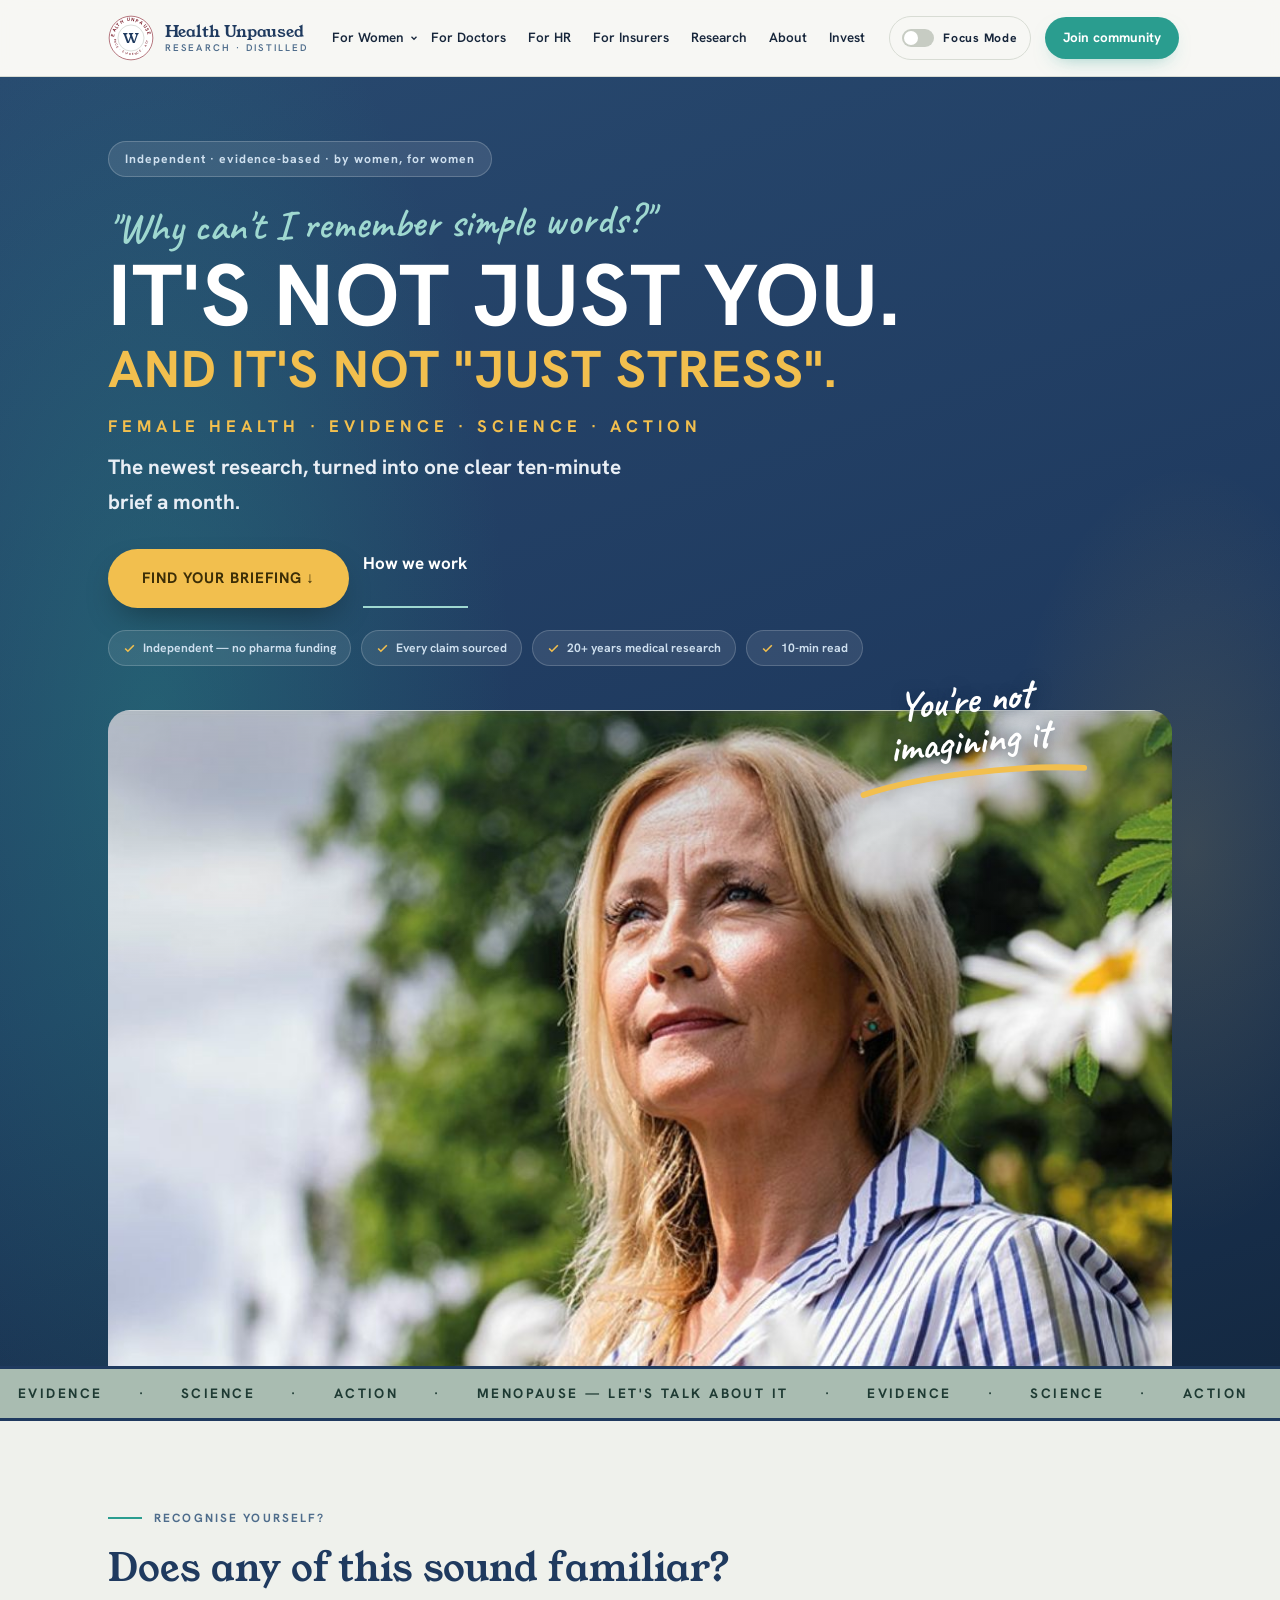
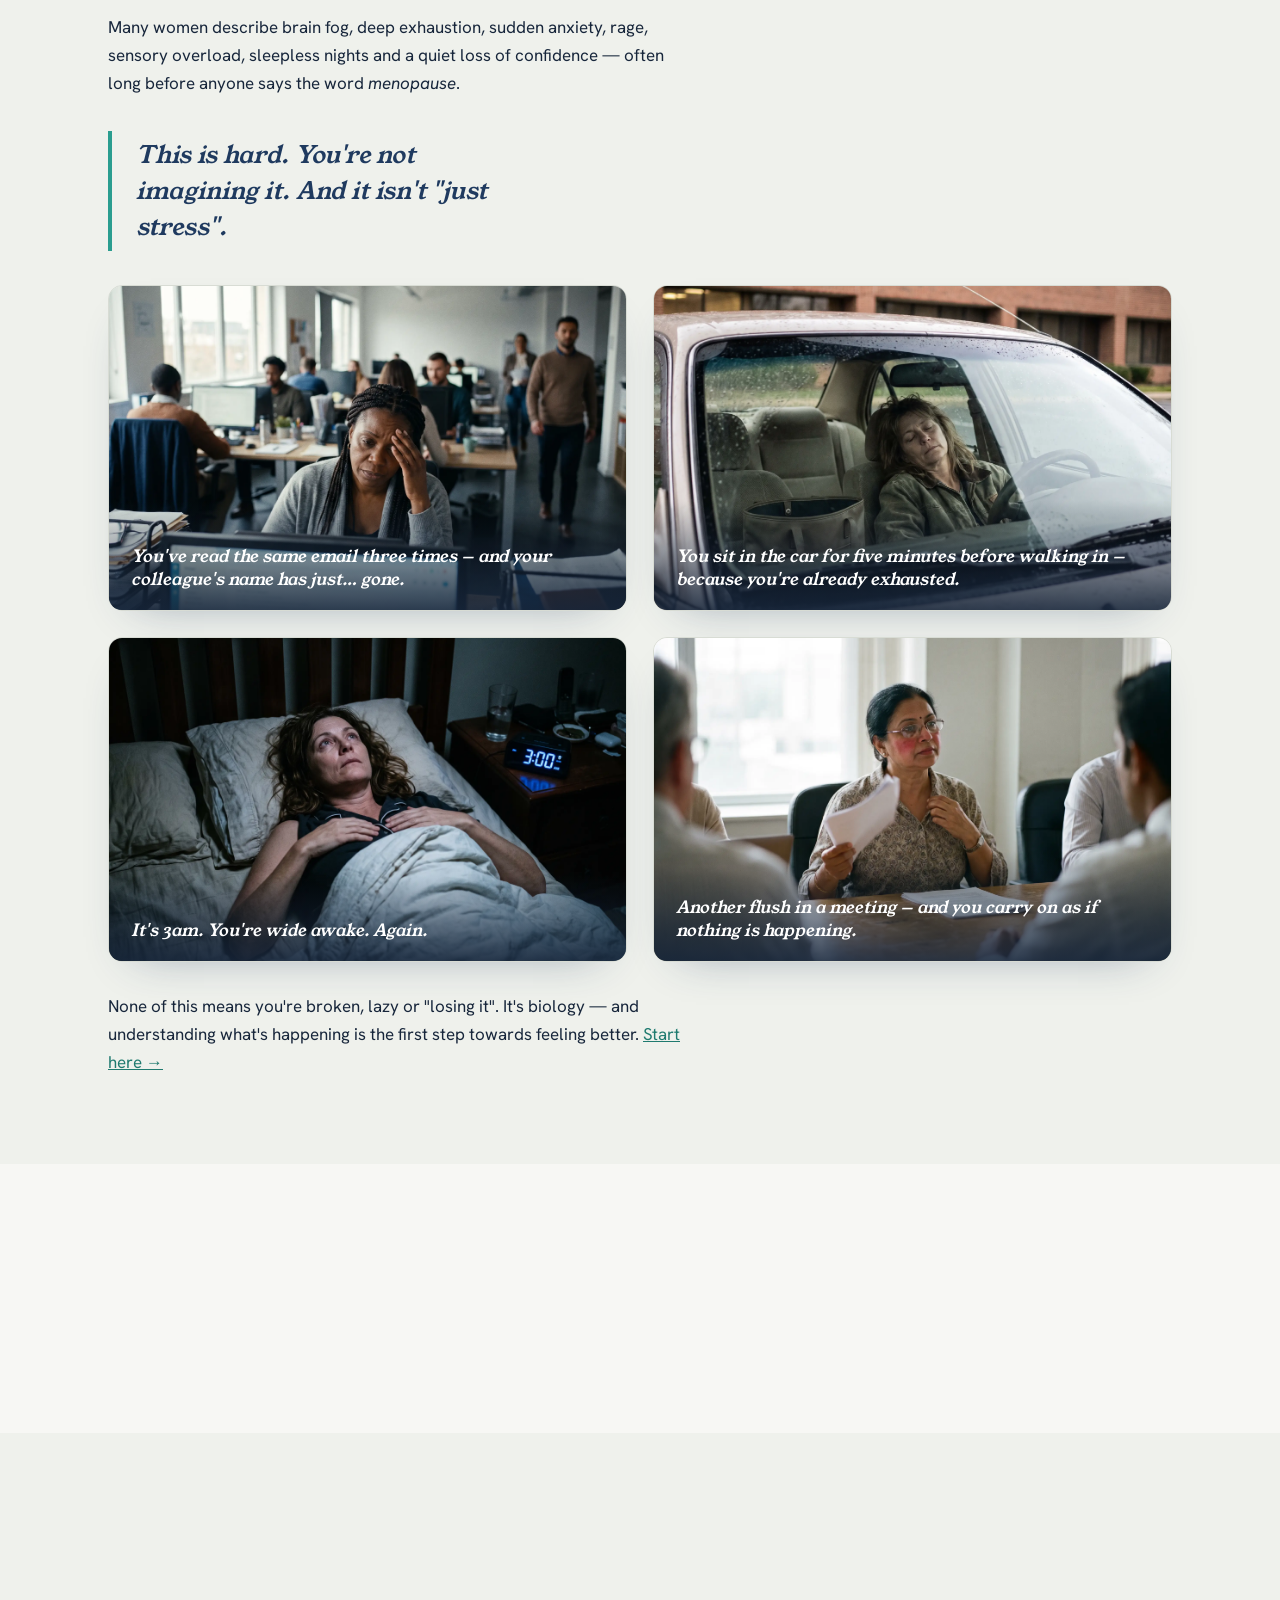
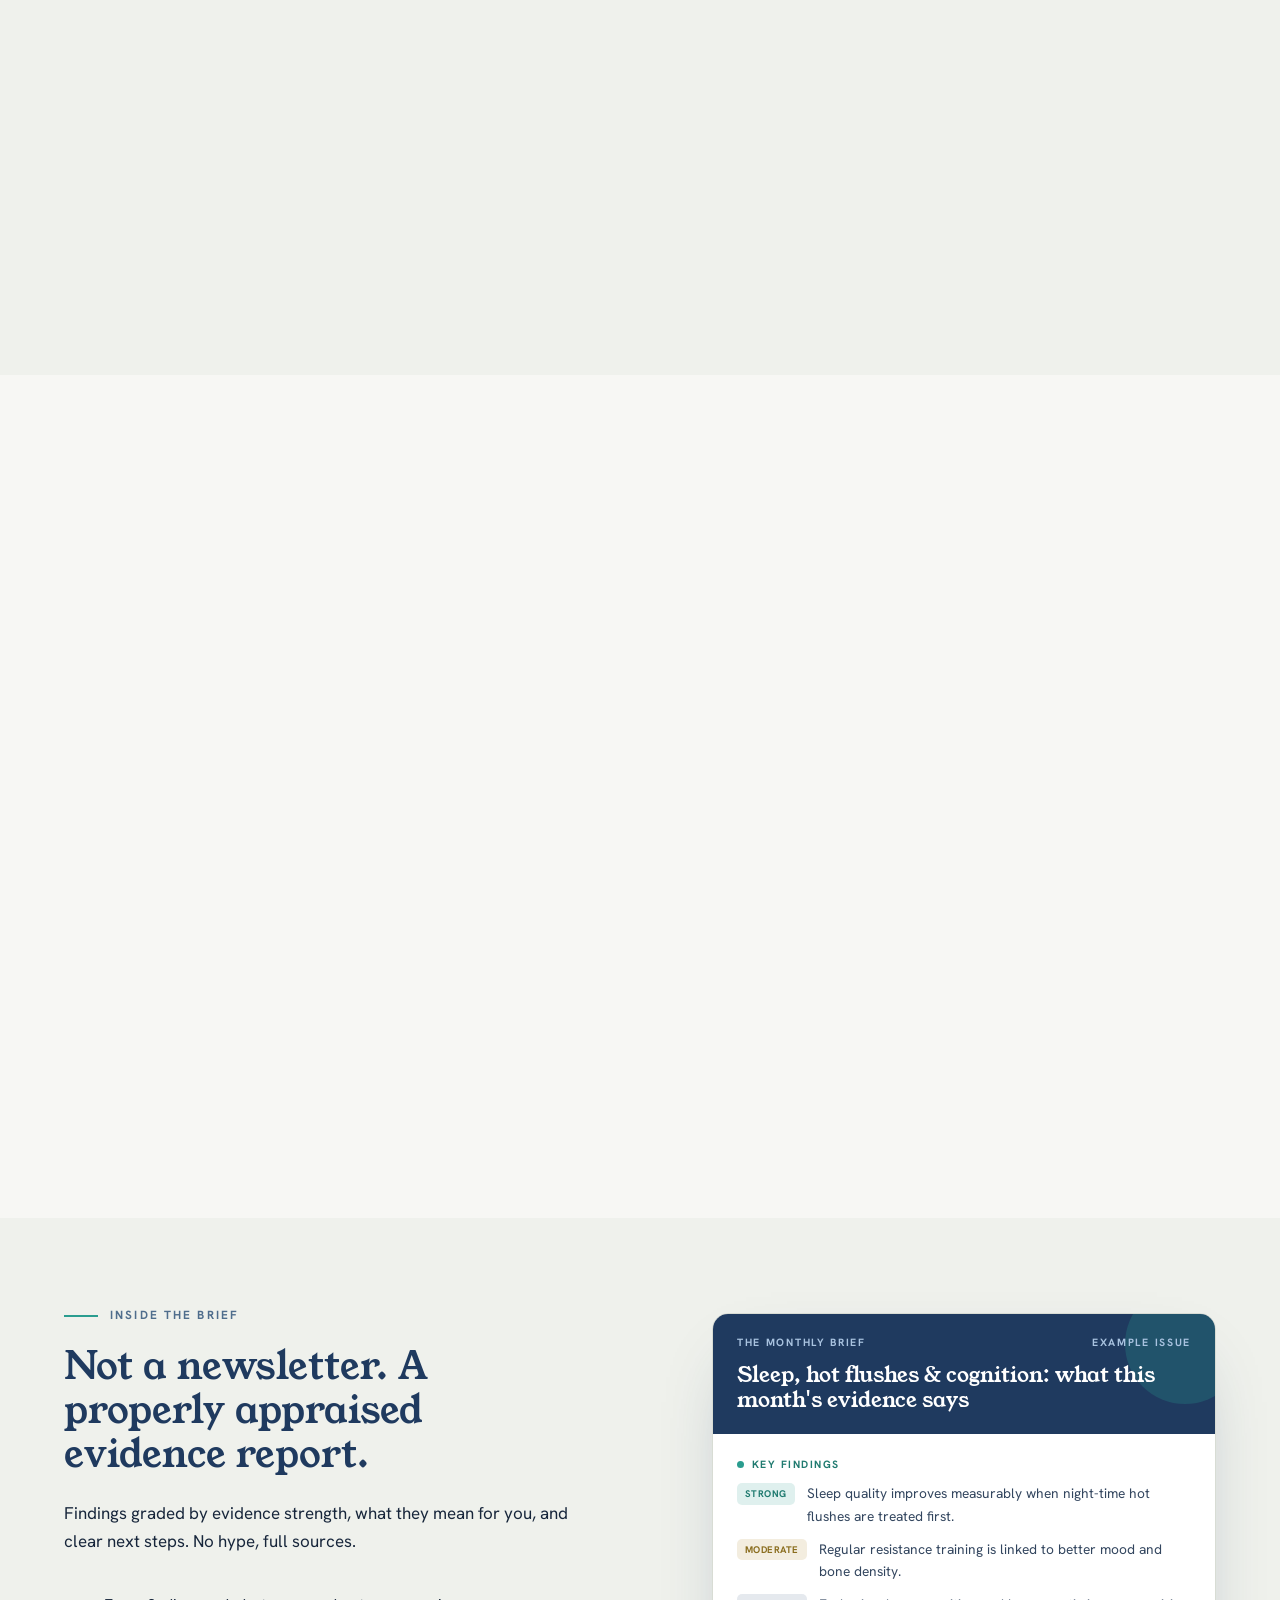
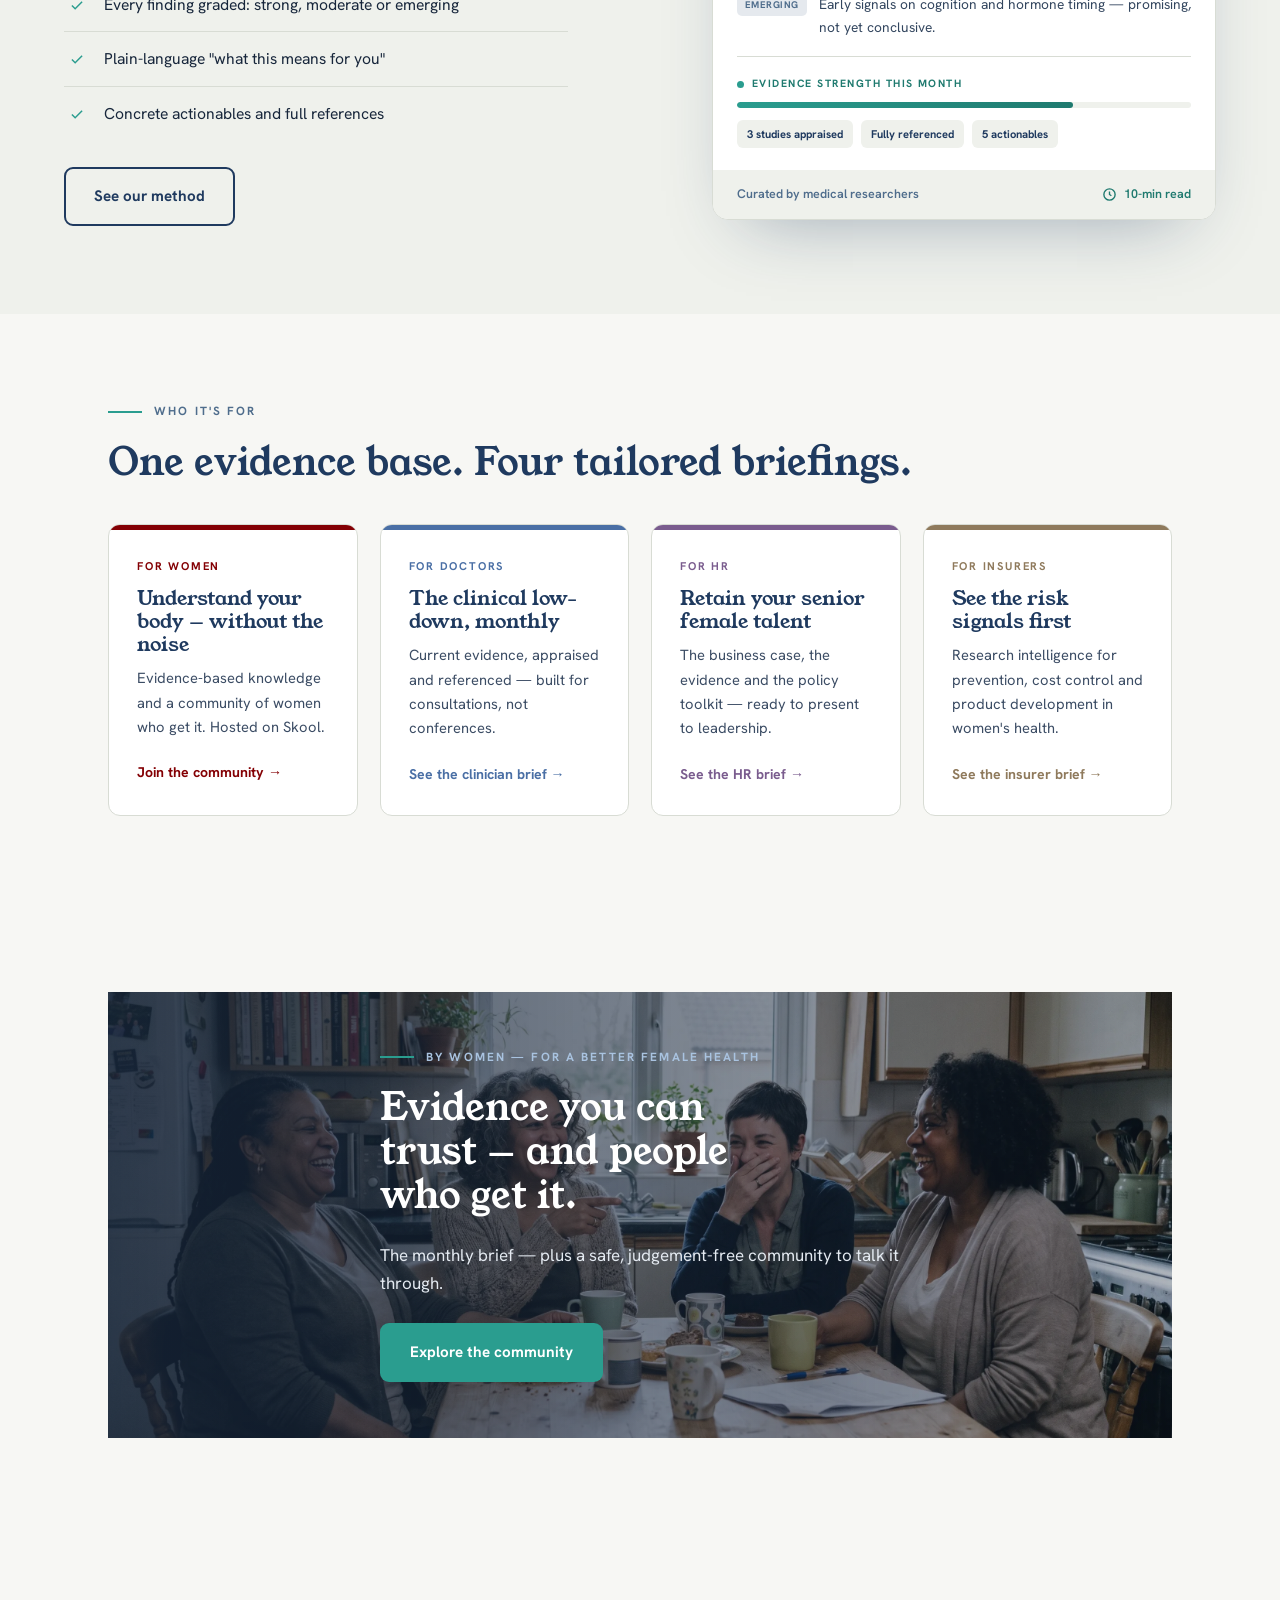
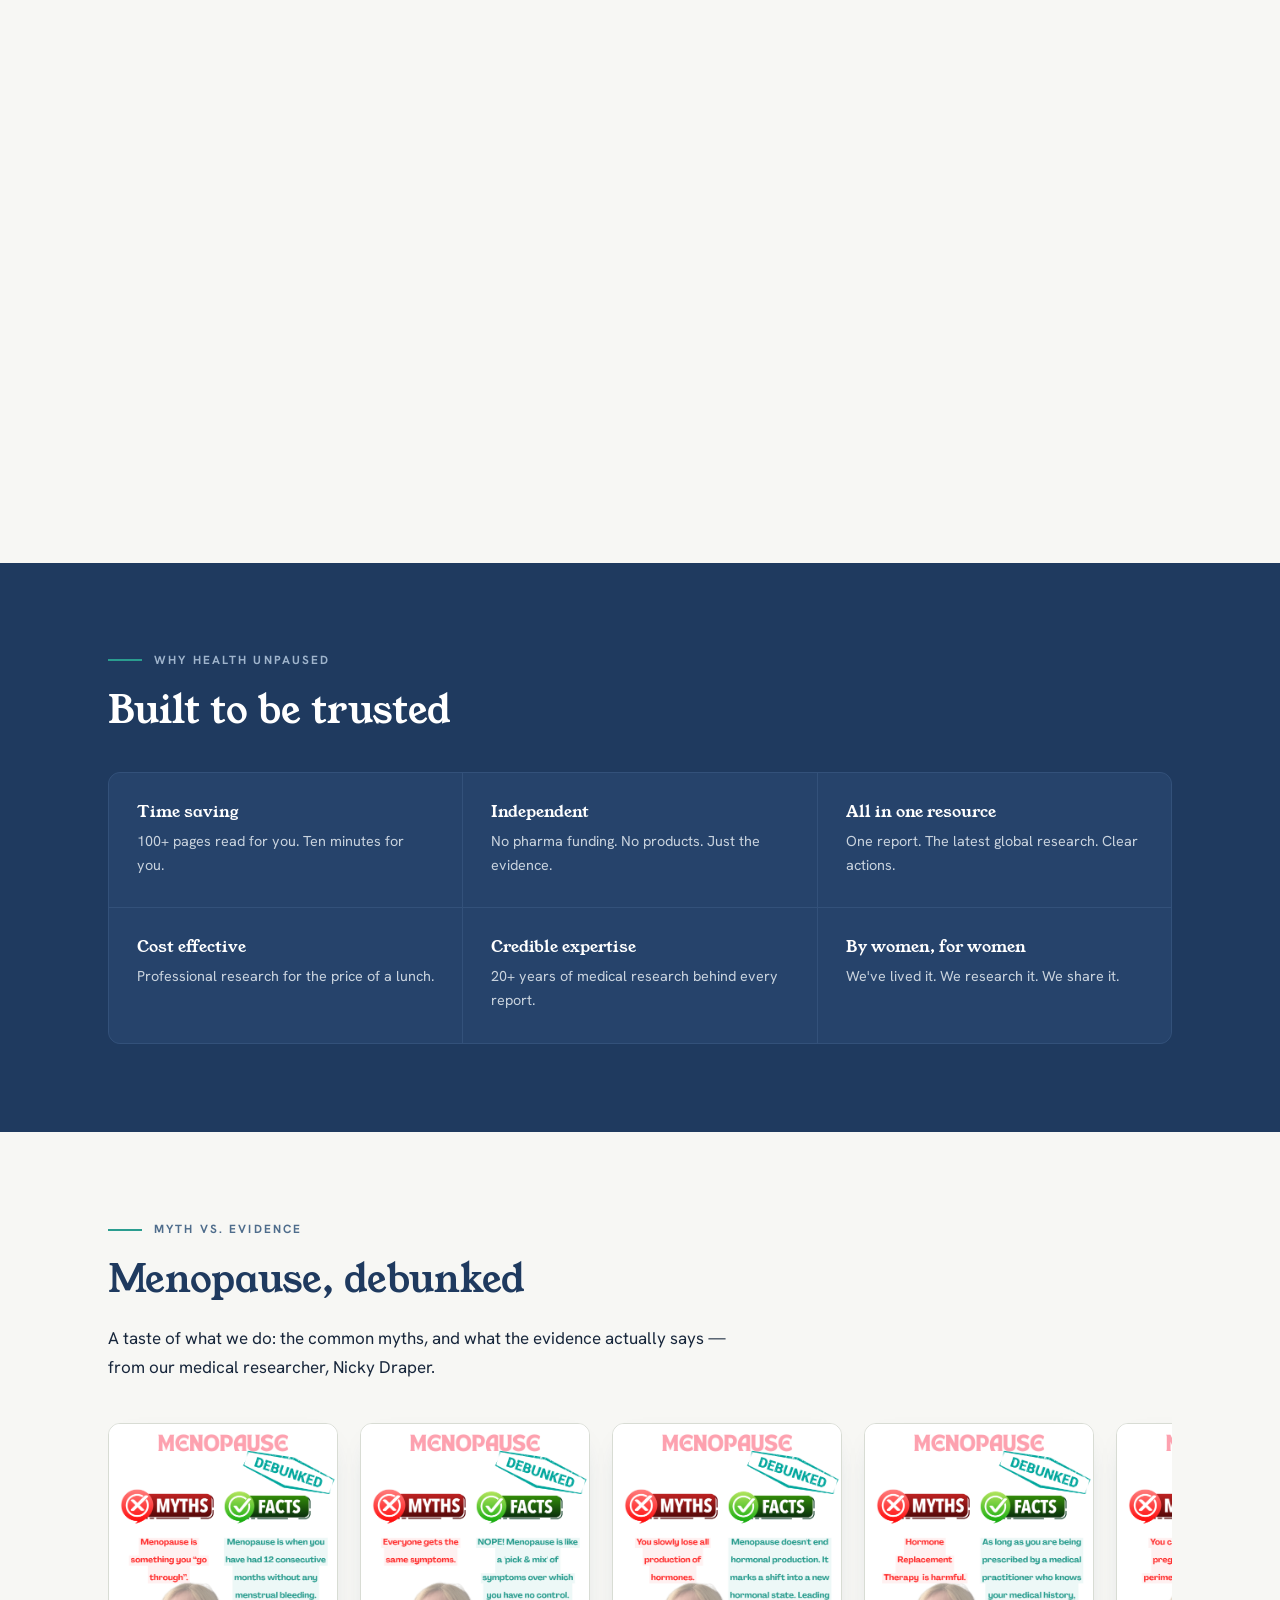
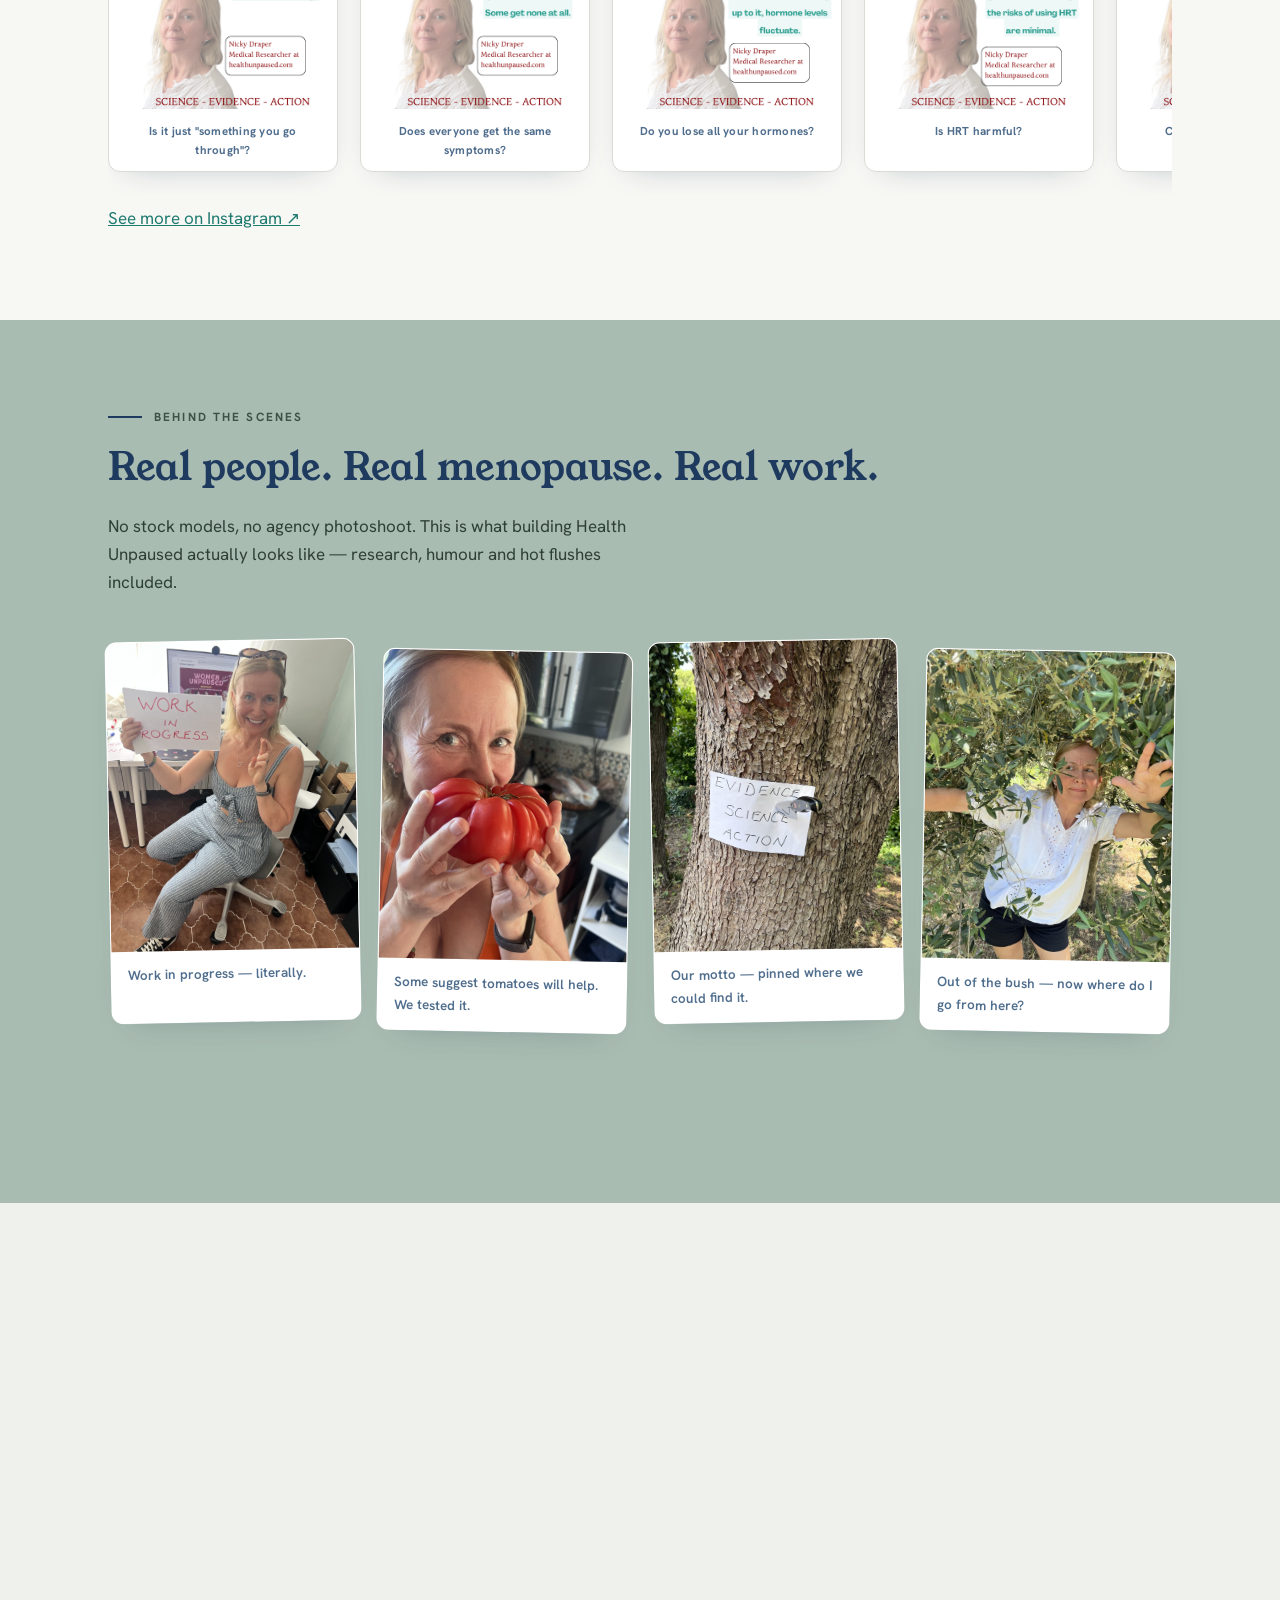
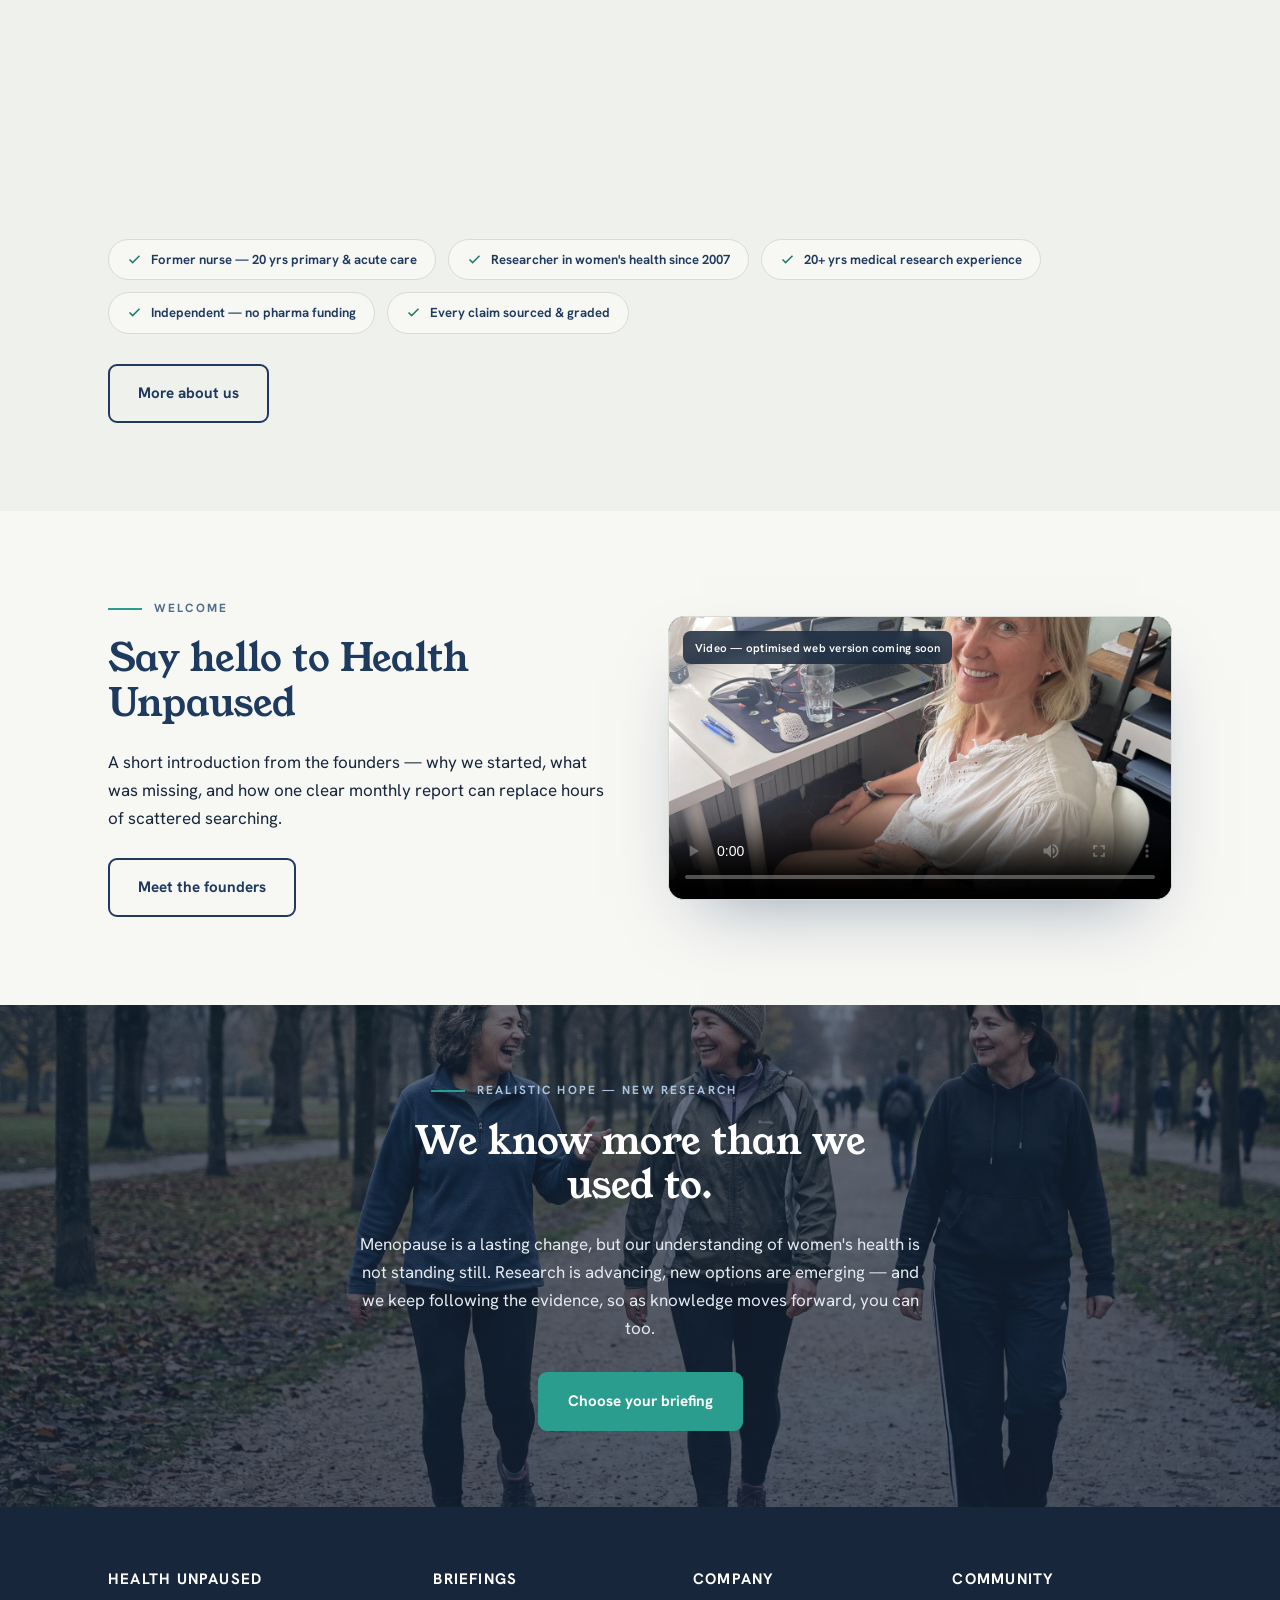
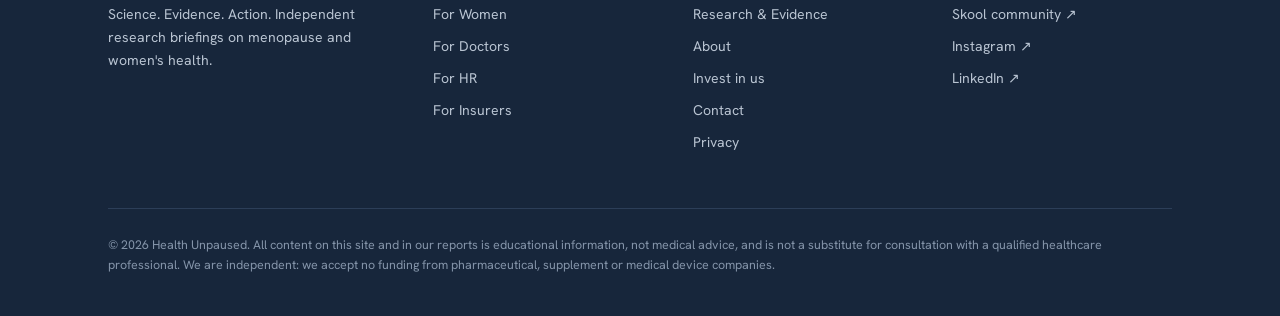
<file: index.html>
<!DOCTYPE html>
<html lang="en">
<head>
<meta charset="UTF-8">
<script>document.documentElement.className+=" js";</script>
<meta name="viewport" content="width=device-width, initial-scale=1">
<meta name="robots" content="noindex, nofollow">
<title>Health Unpaused — Menopause research, distilled for impact</title>
<meta name="description" content="Independent monthly briefings that condense the latest peer-reviewed menopause and women's health research into a ten-minute read — for women, doctors, HR and insurers.">
<meta name="theme-color" content="#F7F7F4">
<meta property="og:type" content="website">
<meta property="og:site_name" content="Health Unpaused">
<meta property="og:title" content="Health Unpaused — Menopause research, distilled for impact">
<meta property="og:description" content="Independent monthly briefings that condense the latest peer-reviewed menopause and women's health research into a ten-minute read — for women, doctors, HR and insurers.">
<link rel="icon" href="data:image/svg+xml,%3Csvg xmlns='http://www.w3.org/2000/svg' viewBox='0 0 64 64'%3E%3Ccircle cx='32' cy='32' r='30' fill='%23fff' stroke='%238A2432' stroke-width='3'/%3E%3Ctext x='32' y='42' text-anchor='middle' font-family='Georgia,serif' font-size='30' fill='%231F3A5F'%3EW%3C/text%3E%3C/svg%3E">
<link rel="stylesheet" href="assets/css/theme.css">
<script src="assets/js/site.js" defer></script>
<script src="assets/js/signup.js" defer></script>
</head>
<body>
<a class="skip-link" href="#main">Skip to content</a>

<header>
  <div class="focus-note" role="status">Focus Mode is on — a calmer, simplified view. Turn it off with the switch in the menu.</div>
  <div class="wrap nav">
    <a class="brand" href="index.html" aria-label="Health Unpaused — home">
      <svg width="50" height="50" viewBox="0 0 120 120" aria-hidden="true">
        <defs>
          <path id="arcTop" d="M 60,60 m -44,0 a 44,44 0 1,1 88,0"/>
          <path id="arcBot" d="M 60,60 m -44,0 a 44,44 0 1,0 88,0"/>
        </defs>
        <circle cx="60" cy="60" r="57" fill="#fff" stroke="#8A2432" stroke-width="1.6"/>
        <circle cx="60" cy="60" r="34" fill="none" stroke="#B9C0BA" stroke-width="1.4"/>
        <text font-family="Hanken Grotesk" font-size="12.5" font-weight="700" letter-spacing="3" fill="#7A1E2B"><textPath href="#arcTop" startOffset="50%" text-anchor="middle">HEALTH UNPAUSED</textPath></text>
        <text font-family="Hanken Grotesk" font-size="7.5" font-weight="600" letter-spacing="2" fill="#7A1E2B"><textPath href="#arcBot" startOffset="50%" text-anchor="middle">SCIENCE · EVIDENCE · ACTION</textPath></text>
        <text x="60" y="72" text-anchor="middle" font-family="Young Serif" font-size="34" fill="#1F3A5F">W</text>
      </svg>
      <span class="brand-name">Health Unpaused<small>Research · Distilled</small></span>
    </a>
    <button class="menu-btn" id="menuBtn" aria-expanded="false" aria-controls="navLinks">Menu</button>
    <nav class="nav-links" id="navLinks" aria-label="Main">
      <div class="has-sub">
        <a href="for-women.html">For Women <svg class="caret" width="10" height="10" viewBox="0 0 24 24" fill="none" stroke="currentColor" stroke-width="3" aria-hidden="true"><path d="M6 9l6 6 6-6"/></svg></a>
        <div class="sub" aria-label="For Women">
          <a href="for-women.html">Overview<small>The evidence brief &amp; what you get</small></a>
          <a href="for-women-v2.html">Women Unpaused<small>The community — let's talk about it</small></a>
        </div>
      </div>
      <a href="for-doctors.html">For Doctors</a>
      <a href="for-hr.html">For HR</a>
      <a href="for-insurance.html">For Insurers</a>
      <a href="research.html">Research</a>
      <a href="about.html">About</a>
      <a href="invest.html">Invest</a>
      <a class="nav-join-mobile" href="https://www.skool.com/women-unpaused-4360" target="_blank" rel="noopener">Join the community ↗</a>
    </nav>
    <button class="focus-toggle" id="focusToggle" aria-pressed="false" title="Focus Mode simplifies layout and typography for easier reading — helpful for ADHD, autism and dyslexia.">
      <span class="track" aria-hidden="true"><span class="knob"></span></span>
      <span class="label-txt">Focus&nbsp;Mode</span>
    </button>
    <a class="nav-cta" href="https://www.skool.com/women-unpaused-4360" target="_blank" rel="noopener">Join community</a>
  </div>
</header>

<main id="main">

  <!-- HERO (bold, v2 formula) -->
  <section class="hero-bold" aria-label="Health Unpaused">
    <div class="wrap">
      <span class="hb-part">Independent · evidence-based · by women, for women</span>
      <span class="hb-qs" data-rotate aria-label="Questions many women ask themselves">
        <span class="q">"Why can't I remember simple words?"</span>
        <span class="q">"Why am I exhausted after a full night's sleep?"</span>
        <span class="q">"Why am I suddenly anxious about everything?"</span>
        <span class="q">"Why don't I recognise myself anymore?"</span>
      </span>
      <h1 class="hb-title">It's not just you.<br><em>And it's not "just stress".</em></h1>
      <div class="hb-chip">Female Health · Evidence · Science · Action</div>
      <p class="hb-sub">The newest research, turned into one clear ten-minute brief a month.</p>
      <div class="cta-row" style="margin-top:30px">
        <a class="btn-gold" href="#signup">Find your briefing ↓</a>
        <a class="btn-linelight" href="research.html">How we work</a>
      </div>
      <div class="hb-chips">
        <span><svg width="13" height="13" viewBox="0 0 24 24" fill="none" stroke-width="3"><path d="M20 6 9 17l-5-5"/></svg>Independent — no pharma funding</span>
        <span><svg width="13" height="13" viewBox="0 0 24 24" fill="none" stroke-width="3"><path d="M20 6 9 17l-5-5"/></svg>Every claim sourced</span>
        <span><svg width="13" height="13" viewBox="0 0 24 24" fill="none" stroke-width="3"><path d="M20 6 9 17l-5-5"/></svg>20+ years medical research</span>
        <span><svg width="13" height="13" viewBox="0 0 24 24" fill="none" stroke-width="3"><path d="M20 6 9 17l-5-5"/></svg>10-min read</span>
      </div>
      <div class="hb-photo hb-photo--nicky">
        <span class="hb-note" aria-hidden="true">You're not<br>imagining it
          <svg viewBox="0 0 120 12" fill="none"><path d="M3 8c30-7 82-7 114-2" stroke="#F2BF4E" stroke-width="3" stroke-linecap="round"/></svg>
        </span>
        <img src="assets/img/nicky-hero.jpg" alt="Nicky Draper, medical researcher and co-founder of Health Unpaused" fetchpriority="high">
      </div>
    </div>
  </section>

  <!-- MARQUEE -->
  <div class="marquee-hu" aria-hidden="true">
    <div class="track">
      <span>Evidence</span><span>·</span><span>Science</span><span>·</span><span>Action</span><span>·</span><span>Menopause — let's talk about it</span><span>·</span>
      <span>Evidence</span><span>·</span><span>Science</span><span>·</span><span>Action</span><span>·</span><span>Menopause — let's talk about it</span><span>·</span>
    </div>
  </div>

  <!-- RECOGNITION: does this sound familiar? -->
  <section class="block panel">
    <div class="wrap">
      <div class="reveal">
        <p class="eyebrow">Recognise yourself?</p>
        <h2>Does any of this sound familiar?</h2>
        <p style="margin-top:14px;max-width:58ch">Many women describe brain fog, deep exhaustion, sudden anxiety, rage, sensory overload, sleepless nights and a quiet loss of confidence — often long before anyone says the word <em>menopause</em>.</p>
        <p class="pullquote">This is hard. You're not imagining it. And it isn't "just stress".</p>
      </div>
      <div class="recog-grid stagger">
        <figure class="recog-card">
          <img src="assets/img/doc/desk.webp" alt="A woman at her desk, hand pressed to her forehead, staring at the screen" loading="lazy">
          <figcaption>You've read the same email three times — and your colleague's name has just… gone.</figcaption>
        </figure>
        <figure class="recog-card">
          <img src="assets/img/doc/car.webp" alt="A woman sitting in her parked car with her eyes closed before going in to work" loading="lazy">
          <figcaption>You sit in the car for five minutes before walking in — because you're already exhausted.</figcaption>
        </figure>
        <figure class="recog-card">
          <img src="assets/img/doc/awake.webp" alt="A woman lying awake in bed at night, staring at the ceiling" loading="lazy">
          <figcaption>It's 3am. You're wide awake. Again.</figcaption>
        </figure>
        <figure class="recog-card">
          <img src="assets/img/doc/meeting.webp" alt="A woman in a meeting discreetly fanning herself with papers" loading="lazy">
          <figcaption>Another flush in a meeting — and you carry on as if nothing is happening.</figcaption>
        </figure>
      </div>
      <p class="reveal" style="margin-top:30px;max-width:58ch">None of this means you're broken, lazy or "losing it". It's biology — and understanding what's happening is the first step towards feeling better. <a href="for-women.html">Start here →</a></p>
    </div>
  </section>

  <!-- STAT BAND (count-up) -->
  <section class="block tight">
    <div class="wrap stagger">
      <div class="stat-band">
        <div class="stat"><b data-count="100" data-suffix="+">0</b><span>Pages of new research read each month</span></div>
        <div class="stat"><b data-count="10" data-suffix=" min">0</b><span>To read the distilled monthly brief</span></div>
        <div class="stat"><b data-count="18" data-suffix="+ yrs">0</b><span>Of medical research experience</span></div>
        <div class="stat"><b data-count="4">0</b><span>Audiences, one evidence base</span></div>
      </div>
    </div>
  </section>

  <!-- PROBLEM -->
  <section class="block panel">
    <div class="wrap reveal">
      <p class="eyebrow">The problem</p>
      <h2>The research exists. Nobody has time to read it.</h2>
      <div class="grid-4 stagger" style="margin-top:40px">
        <div class="card">
          <div class="card-ico" aria-hidden="true"><svg width="22" height="22" viewBox="0 0 24 24" fill="none" stroke-width="2"><circle cx="11" cy="11" r="7"/><path d="M21 21l-4.35-4.35"/><path d="M8 11h6M11 8v6"/></svg></div>
          <h3>Women are overwhelmed</h3>
          <p>Scattered products, noisy promises — and no trusted place to start.</p>
        </div>
        <div class="card">
          <div class="card-ico" aria-hidden="true"><svg width="22" height="22" viewBox="0 0 24 24" fill="none" stroke-width="2"><circle cx="12" cy="12" r="9"/><path d="M12 7v5l3 2"/></svg></div>
          <h3>Doctors are stretched</h3>
          <p>Ten-minute appointments, fast-moving evidence — and patients feel the gap.</p>
        </div>
        <div class="card">
          <div class="card-ico" aria-hidden="true"><svg width="22" height="22" viewBox="0 0 24 24" fill="none" stroke-width="2"><path d="M3 21h18M5 21V8l7-5 7 5v13M9 21v-6h6v6"/></svg></div>
          <h3>HR teams fly blind</h3>
          <p>Senior women leave — and nobody names the cause.</p>
        </div>
        <div class="card">
          <div class="card-ico" aria-hidden="true"><svg width="22" height="22" viewBox="0 0 24 24" fill="none" stroke-width="2"><path d="M12 3l8 4v5c0 5-3.5 8-8 9-4.5-1-8-4-8-9V7l8-4z"/><path d="M9 12l2 2 4-4"/></svg></div>
          <h3>Insurers see it late</h3>
          <p>The cost signal is in the research years before it reaches the claims.</p>
        </div>
      </div>
    </div>
  </section>

  <!-- IMAGE BAND: from overwhelm to one calm read -->
  <section class="imgband reveal" aria-label="One calm read">
    <img src="assets/img/laptop.webp" alt="A woman reading calmly on a laptop at a bright kitchen table" data-parallax>
    <div class="wrap">
      <p class="eyebrow">The idea</p>
      <h2 style="max-width:20ch">A hundred open tabs, replaced by one calm read.</h2>
      <p style="max-width:52ch;margin:16px 0 26px">One trustworthy read a month — then get on with your life.</p>
      <a class="btn primary" href="research.html">See how we work</a>
    </div>
  </section>

  <!-- HOW IT WORKS -->
  <section class="block">
    <div class="wrap reveal">
      <p class="eyebrow">How it works</p>
      <h2>From 100+ pages of studies to one ten-minute brief</h2>
      <div class="grid-4 stagger" style="margin-top:44px">
        <div class="step">
          <div class="step-num">01</div>
          <h3>Scan</h3>
          <p style="font-size:.92rem">We monitor the major medical journals — every month.</p>
        </div>
        <div class="step">
          <div class="step-num">02</div>
          <h3>Appraise</h3>
          <p style="font-size:.92rem">Every study is graded. Weak evidence is called weak.</p>
        </div>
        <div class="step">
          <div class="step-num">03</div>
          <h3>Distill</h3>
          <p style="font-size:.92rem">Plain language. Full references. Always traceable.</p>
        </div>
        <div class="step">
          <div class="step-num">04</div>
          <h3>Act</h3>
          <p style="font-size:.92rem">Every brief ends with what you can actually do.</p>
        </div>
      </div>
    </div>
  </section>

  <!-- INSIDE THE BRIEF (detailed animated report) -->
  <section class="block panel">
    <div class="wrap">
      <div class="split">
        <div class="reveal" data-reveal="left">
          <p class="eyebrow">Inside the brief</p>
          <h2>Not a newsletter. A properly appraised evidence report.</h2>
          <p style="margin:18px 0 22px">Findings graded by evidence strength, what they mean for you, and clear next steps. No hype, full sources.</p>
          <ul class="checklist" style="--seg:var(--teal);margin:0 0 26px">
            <li>Every finding graded: strong, moderate or emerging</li>
            <li>Plain-language "what this means for you"</li>
            <li>Concrete actionables and full references</li>
          </ul>
          <a class="btn ghost" href="research.html">See our method</a>
        </div>
        <div class="split-media reveal" data-reveal="right">
          <div class="brief" role="img" aria-label="Example of a monthly Health Unpaused brief showing graded findings, an evidence-strength meter and actionables">
            <div class="brief__top">
              <div class="brief__kicker"><span>The Monthly Brief</span><span>Example issue</span></div>
              <div class="brief__title">Sleep, hot flushes &amp; cognition: what this month's evidence says</div>
            </div>
            <div class="brief__body">
              <div class="brief__section">
                <div class="brief__label"><span class="dot"></span> Key findings</div>
                <div class="brief__finding"><span class="brief__grade strong">Strong</span> Sleep quality improves measurably when night-time hot flushes are treated first.</div>
                <div class="brief__finding"><span class="brief__grade mod">Moderate</span> Regular resistance training is linked to better mood and bone density.</div>
                <div class="brief__finding"><span class="brief__grade emerging">Emerging</span> Early signals on cognition and hormone timing — promising, not yet conclusive.</div>
              </div>
              <div class="brief__section">
                <div class="brief__label"><span class="dot"></span> Evidence strength this month</div>
                <div class="brief__meter" style="--w:74%"><i></i></div>
                <div class="brief__actions">
                  <span class="brief__chip">3 studies appraised</span>
                  <span class="brief__chip">Fully referenced</span>
                  <span class="brief__chip">5 actionables</span>
                </div>
              </div>
            </div>
            <div class="brief__foot">
              <span>Curated by medical researchers</span>
              <span class="read"><svg width="15" height="15" viewBox="0 0 24 24" fill="none" stroke="currentColor" stroke-width="2.2"><circle cx="12" cy="12" r="9"/><path d="M12 7v5l3 2"/></svg> 10-min read</span>
            </div>
          </div>
        </div>
      </div>
    </div>
  </section>

  <!-- AUDIENCES -->
  <section class="block" id="audiences">
    <div class="wrap reveal">
      <p class="eyebrow">Who it's for</p>
      <h2>One evidence base. Four tailored briefings.</h2>
      <div class="grid-4 stagger" style="margin-top:40px">
        <a class="aud-card" href="for-women.html" style="--seg:var(--seg-women)">
          <div class="who">For Women</div>
          <h3>Understand your body — without the noise</h3>
          <p>Evidence-based knowledge and a community of women who get it. Hosted on Skool.</p>
          <span class="go">Join the community →</span>
        </a>
        <a class="aud-card" href="for-doctors.html" style="--seg:var(--seg-doctors)">
          <div class="who">For Doctors</div>
          <h3>The clinical low-down, monthly</h3>
          <p>Current evidence, appraised and referenced — built for consultations, not conferences.</p>
          <span class="go">See the clinician brief →</span>
        </a>
        <a class="aud-card" href="for-hr.html" style="--seg:var(--seg-hr)">
          <div class="who">For HR</div>
          <h3>Retain your senior female talent</h3>
          <p>The business case, the evidence and the policy toolkit — ready to present to leadership.</p>
          <span class="go">See the HR brief →</span>
        </a>
        <a class="aud-card" href="for-insurance.html" style="--seg:var(--seg-ins)">
          <div class="who">For Insurers</div>
          <h3>See the risk signals first</h3>
          <p>Research intelligence for prevention, cost control and product development in women's health.</p>
          <span class="go">See the insurer brief →</span>
        </a>
      </div>
    </div>
  </section>


  <section class="block" id="signup-section">
    <div class="wrap">
  <!-- COMMUNITY IMAGE BAND -->
  <section class="imgband reveal" aria-label="Our community">
    <img src="assets/img/doc/kitchen-table.webp" alt="Women of different ethnicities, ages and body shapes around a kitchen table, laughing together despite looking tired">
    <div class="wrap">
      <p class="eyebrow">By women — for a better female health</p>
      <h2 style="max-width:18ch">Evidence you can trust — and people who get it.</h2>
      <p style="max-width:52ch;margin:16px 0 26px">The monthly brief — plus a safe, judgement-free community to talk it through.</p>
      <a class="btn primary" href="for-women.html">Explore the community</a>
    </div>
  </section>

  <!-- SEGMENT SIGNUP -> Klaviyo -->
  <form class="signup reveal" id="signup" data-signup novalidate>
        <p class="eyebrow">Get your briefing</p>
        <h2>Pick who you are. We'll send the right brief.</h2>
        <p class="signup__intro">One evidence base, four briefings. Women also get the door to our community — where the real conversation happens.</p>
        <div class="signup__grid">
          <div class="f">
              <label for="signup-first_name">First name</label>
              <input id="signup-first_name" type="text" name="first_name" autocomplete="given-name" required>
            </div>
          <div class="f">
              <label for="signup-last_name">Last name</label>
              <input id="signup-last_name" type="text" name="last_name" autocomplete="family-name">
            </div>
          <div class="f">
              <label for="signup-email">Email</label>
              <input id="signup-email" type="email" name="email" autocomplete="email" placeholder="you@example.com" required>
            </div>
          <div class="f">
              <label for="signup-phone">Phone <span class="opt">(optional)</span></label>
              <input id="signup-phone" type="tel" name="phone" autocomplete="tel" placeholder="+45 …">
            </div>
          <div class="f f--full">
              <label for="signup-segment">I am a…</label>
              <select id="signup-segment" name="segment" required>
                <option value="">Choose…</option>
                <option value="women">Woman navigating menopause</option>
                <option value="doctors">Doctor / clinician</option>
                <option value="hr">HR / People team</option>
                <option value="insurance">Health insurer</option>
              </select>
            </div>
          <div class="signup__extra" data-for="women" hidden>
            <div class="f">
              <label for="signup-journey_stage">Where are you in your journey? <span class="opt">(optional)</span></label>
              <select id="signup-journey_stage" name="journey_stage">
                <option value="">Choose…</option>
                <option>Perimenopause</option>
                <option>Menopause</option>
                <option>Post-menopause</option>
                <option>Not sure yet</option>
              </select>
            </div>
            <div class="f">
              <label for="signup-country">Country <span class="opt">(optional)</span></label>
              <input id="signup-country" type="text" name="country" autocomplete="country-name">
            </div>
          </div>
          <div class="signup__extra" data-for="doctors" hidden>
            <div class="f">
              <label for="signup-role">Your role <span class="opt">(optional)</span></label>
              <select id="signup-role" name="role">
                <option value="">Choose…</option>
                <option>GP / family doctor</option>
                <option>Gynaecologist</option>
                <option>Nurse / nurse practitioner</option>
                <option>Other clinician</option>
              </select>
            </div>
            <div class="f">
              <label for="signup-company">Practice / clinic <span class="opt">(optional)</span></label>
              <input id="signup-company" type="text" name="company" autocomplete="organization">
            </div>
            <div class="f">
              <label for="signup-country">Country <span class="opt">(optional)</span></label>
              <input id="signup-country" type="text" name="country" autocomplete="country-name">
            </div>
          </div>
          <div class="signup__extra" data-for="hr" hidden>
            <div class="f">
              <label for="signup-company">Company <span class="opt">(optional)</span></label>
              <input id="signup-company" type="text" name="company" autocomplete="organization">
            </div>
            <div class="f">
              <label for="signup-role">Your role <span class="opt">(optional)</span></label>
              <input id="signup-role" type="text" name="role" autocomplete="organization-title">
            </div>
            <div class="f">
              <label for="signup-company_size">Company size <span class="opt">(optional)</span></label>
              <select id="signup-company_size" name="company_size">
                <option value="">Choose…</option>
                <option>1–49</option>
                <option>50–249</option>
                <option>250–999</option>
                <option>1,000+</option>
              </select>
            </div>
          </div>
          <div class="signup__extra" data-for="insurance" hidden>
            <div class="f">
              <label for="signup-company">Company <span class="opt">(optional)</span></label>
              <input id="signup-company" type="text" name="company" autocomplete="organization">
            </div>
            <div class="f">
              <label for="signup-role">Your role <span class="opt">(optional)</span></label>
              <input id="signup-role" type="text" name="role" autocomplete="organization-title">
            </div>
            <div class="f">
              <label for="signup-country">Country <span class="opt">(optional)</span></label>
              <input id="signup-country" type="text" name="country" autocomplete="country-name">
            </div>
          </div>
        </div>
        <label class="signup__consent"><input type="checkbox" name="consent" required> <span>I'm happy to receive the monthly brief by email. Unsubscribe anytime — see our <a href="privacy.html">privacy notice</a>.</span></label>
        <button class="btn-gold signup__submit" type="submit">Send me the brief</button>
        <p class="signup__error" role="alert" hidden></p>
        <div class="signup__done" hidden></div>
  </form>
    </div>
  </section>


  <!-- WHY / USP (dark) -->
  <section class="block dark">
    <div class="wrap reveal">
      <p class="eyebrow">Why Health Unpaused</p>
      <h2>Built to be trusted</h2>
      <div class="usp stagger" style="margin-top:40px">
        <div><h3>Time saving</h3><p>100+ pages read for you. Ten minutes for you.</p></div>
        <div><h3>Independent</h3><p>No pharma funding. No products. Just the evidence.</p></div>
        <div><h3>All in one resource</h3><p>One report. The latest global research. Clear actions.</p></div>
        <div><h3>Cost effective</h3><p>Professional research for the price of a lunch.</p></div>
        <div><h3>Credible expertise</h3><p>20+ years of medical research behind every report.</p></div>
        <div><h3>By women, for women</h3><p>We've lived it. We research it. We share it.</p></div>
      </div>
    </div>
  </section>

  <!-- MYTH DEBUNKING -->
  <section class="block">
    <div class="wrap reveal">
      <p class="eyebrow">Myth vs. evidence</p>
      <h2>Menopause, debunked</h2>
      <p style="margin-top:14px">A taste of what we do: the common myths, and what the evidence actually says — from our medical researcher, Nicky Draper.</p>
      <div class="myth-rail" role="list" aria-label="Menopause myth-busting cards">
        <figure class="myth-card" role="listitem">
          <img src="assets/myths/myth-1.png" alt="Myth: menopause is just 'something you go through'. Fact: menopause is confirmed after 12 consecutive months without any menstrual bleeding." loading="lazy">
          <figcaption class="myth-cap">Is it just "something you go through"?</figcaption>
        </figure>
        <figure class="myth-card" role="listitem">
          <img src="assets/myths/myth-2.png" alt="Myth: everyone gets the same symptoms. Fact: menopause symptoms are a 'pick and mix' — some people get many, some get none." loading="lazy">
          <figcaption class="myth-cap">Does everyone get the same symptoms?</figcaption>
        </figure>
        <figure class="myth-card" role="listitem">
          <img src="assets/myths/myth-3.png" alt="Myth: you slowly lose all hormone production. Fact: menopause marks a shift into a new hormonal state; production doesn't simply end." loading="lazy">
          <figcaption class="myth-cap">Do you lose all your hormones?</figcaption>
        </figure>
        <figure class="myth-card" role="listitem">
          <img src="assets/myths/myth-4.png" alt="Myth: HRT is harmful. Fact: prescribed by a practitioner who knows your history, the risks of HRT are minimal." loading="lazy">
          <figcaption class="myth-cap">Is HRT harmful?</figcaption>
        </figure>
        <figure class="myth-card" role="listitem">
          <img src="assets/myths/myth-5.png" alt="Myth: you can't get pregnant in perimenopause. Fact: you may still release a viable egg, so pregnancy is still possible." loading="lazy">
          <figcaption class="myth-cap">Can you get pregnant in perimenopause?</figcaption>
        </figure>
      </div>
      <p style="margin-top:10px"><a href="https://www.instagram.com/health_unpaused/" target="_blank" rel="noopener">See more on Instagram ↗</a></p>
    </div>
  </section>

  <!-- BEHIND THE SCENES (real photos) -->
  <section class="block sage">
    <div class="wrap">
      <div class="reveal">
        <p class="eyebrow">Behind the scenes</p>
        <h2>Real people. Real menopause. Real work.</h2>
        <p style="margin-top:14px;max-width:56ch;color:#2e3f36">No stock models, no agency photoshoot. This is what building Health Unpaused actually looks like — research, humour and hot flushes included.</p>
      </div>
      <div class="bts-grid four stagger" style="margin-top:44px">
        <figure class="bts-card">
          <img src="assets/img/real/work-in-progress.jpg" alt="Kia at her desk holding a hand-written 'Work in progress' sign" loading="lazy">
          <figcaption>Work in progress — literally.</figcaption>
        </figure>
        <figure class="bts-card">
          <img src="assets/img/real/tomatoes.jpg" alt="Kia holding a large tomato in front of her face" loading="lazy">
          <figcaption>Some suggest tomatoes will help. We tested it.</figcaption>
        </figure>
        <figure class="bts-card">
          <img src="assets/img/real/evidence-tree-2.jpg" alt="A hand-written note reading Evidence, Science, Action pinned to a tree" loading="lazy">
          <figcaption>Our motto — pinned where we could find it.</figcaption>
        </figure>
        <figure class="bts-card">
          <img src="assets/img/real/out-of-bush.jpg" alt="Kia emerging from an olive bush with a big smile" loading="lazy">
          <figcaption>Out of the bush — now where do I go from here?</figcaption>
        </figure>
      </div>
      <div class="reveal" style="margin-top:34px"><a class="btn ghost" href="about.html">See more behind the scenes</a></div>
    </div>
  </section>

  <!-- VOICES / WHY BELIEVE IT (honest social proof) -->
  <section class="block panel">
    <div class="wrap">
      <div class="reveal">
        <p class="eyebrow">In their own words</p>
        <h2>Built by people who lived it — and researched it</h2>
      </div>
      <div class="quote-grid stagger" style="margin-top:40px">
        <div class="quote-card">
          <div class="qmark" aria-hidden="true">“</div>
          <blockquote>I'm peri-menopausal, and I've lived the problem we're solving. I saw countless doctors, had endless scans, listened to 50+ hours of menopause podcasts. I didn't find an easy solution — so I created it.</blockquote>
          <div class="q-who">
            <div class="avatar" aria-hidden="true">KR</div>
            <div><b>Kia Holm Reimer</b><span>Co-founder · 10+ yrs entrepreneur</span></div>
          </div>
        </div>
        <div class="quote-card">
          <div class="qmark" aria-hidden="true">“</div>
          <blockquote>Lived menopause, researched it — now demystifying it. Empowering women to understand their bodies at every stage, with clear, evidence-based health communication.</blockquote>
          <div class="q-who">
            <div class="avatar alt" aria-hidden="true">ND</div>
            <div><b>Nicky Draper</b><span>Co-founder · 20+ yrs medical researcher</span></div>
          </div>
        </div>
        <div class="quote-card invite">
          <h3>Become a member of our community</h3>
          <p>We're building Health Unpaused in the open. Join the community Women Unpaused on Skool — read the briefs first, ask us anything, get all the facts you need, and help shape the reports you receive.</p>
          <div><a class="btn primary" href="https://www.skool.com/women-unpaused-4360" target="_blank" rel="noopener">Join on Skool ↗</a></div>
        </div>
      </div>
      <div class="cred-strip reveal">
        <span><svg width="15" height="15" viewBox="0 0 24 24" fill="none" stroke-width="2.4"><path d="M20 6 9 17l-5-5"/></svg>Former nurse — 20 yrs primary &amp; acute care</span>
        <span><svg width="15" height="15" viewBox="0 0 24 24" fill="none" stroke-width="2.4"><path d="M20 6 9 17l-5-5"/></svg>Researcher in women's health since 2007</span>
        <span><svg width="15" height="15" viewBox="0 0 24 24" fill="none" stroke-width="2.4"><path d="M20 6 9 17l-5-5"/></svg>20+ yrs medical research experience</span>
        <span><svg width="15" height="15" viewBox="0 0 24 24" fill="none" stroke-width="2.4"><path d="M20 6 9 17l-5-5"/></svg>Independent — no pharma funding</span>
        <span><svg width="15" height="15" viewBox="0 0 24 24" fill="none" stroke-width="2.4"><path d="M20 6 9 17l-5-5"/></svg>Every claim sourced &amp; graded</span>
      </div>
      <div class="reveal" style="margin-top:30px"><a class="btn ghost" href="about.html">More about us</a></div>
    </div>
  </section>

  <!-- WELCOME VIDEO -->
  <section class="block">
    <div class="wrap">
      <div class="split rev reveal">
        <div>
          <p class="eyebrow">Welcome</p>
          <h2>Say hello to Health Unpaused</h2>
          <p style="margin:18px 0 26px">A short introduction from the founders — why we started, what was missing, and how one clear monthly report can replace hours of scattered searching.</p>
          <a class="btn ghost" href="about.html">Meet the founders</a>
        </div>
        <div class="split-media">
          <div class="video-frame decorative">
            <video controls preload="none" poster="assets/img/real/desk-wave.jpg" aria-label="Welcome to Health Unpaused video">
              <source src="assets/video/welcome.mov" type="video/quicktime">
              Your browser can't play this video yet.
            </video>
            <span class="poster-note">Video — optimised web version coming soon</span>
          </div>
        </div>
      </div>
    </div>
  </section>

  <!-- CLOSING: HOPE (image band) -->
  <section class="imgband imgband--center" aria-label="Realistic hope">
    <img src="assets/img/doc/walking.webp" alt="Three women of different ages and backgrounds walking together in a park, one laughing" data-parallax>
    <div class="wrap" style="text-align:center;padding-block:20px">
      <p class="eyebrow" style="justify-content:center">Realistic hope — new research</p>
      <h2 style="margin-inline:auto;max-width:22ch">We know more than we used to.</h2>
      <p style="margin:14px auto 30px;max-width:56ch">Menopause is a lasting change, but our understanding of women's health is not standing still. Research is advancing, new options are emerging — and we keep following the evidence, so as knowledge moves forward, you can too.</p>
      <a class="btn primary" href="#signup">Choose your briefing</a>
    </div>
  </section>

</main>

<footer>
  <div class="wrap">
    <div class="foot-grid">
      <div>
        <h3>Health Unpaused</h3>
        <p style="max-width:32ch">Science. Evidence. Action. Independent research briefings on menopause and women's health.</p>
      </div>
      <div>
        <h3>Briefings</h3>
        <ul>
          <li><a href="for-women.html">For Women</a></li>
          <li><a href="for-doctors.html">For Doctors</a></li>
          <li><a href="for-hr.html">For HR</a></li>
          <li><a href="for-insurance.html">For Insurers</a></li>
        </ul>
      </div>
      <div>
        <h3>Company</h3>
        <ul>
          <li><a href="research.html">Research &amp; Evidence</a></li>
          <li><a href="about.html">About</a></li>
          <li><a href="invest.html">Invest in us</a></li>
          <li><a href="mailto:hello@healthunpaused.com">Contact</a></li>
          <li><a href="privacy.html">Privacy</a></li>
        </ul>
      </div>
      <div>
        <h3>Community</h3>
        <ul>
          <li><a href="https://www.skool.com/women-unpaused-4360" target="_blank" rel="noopener">Skool community ↗</a></li>
          <li><a href="https://www.instagram.com/health_unpaused/" target="_blank" rel="noopener">Instagram ↗</a></li>
          <li><a href="https://www.linkedin.com/company/health-unpaused" target="_blank" rel="noopener">LinkedIn ↗</a></li>
        </ul>
      </div>
    </div>
    <p class="disclaimer">© 2026 Health Unpaused. All content on this site and in our reports is educational information, not medical advice, and is not a substitute for consultation with a qualified healthcare professional. We are independent: we accept no funding from pharmaceutical, supplement or medical device companies.</p>
  </div>
</footer>

</body>
</html>
</file>
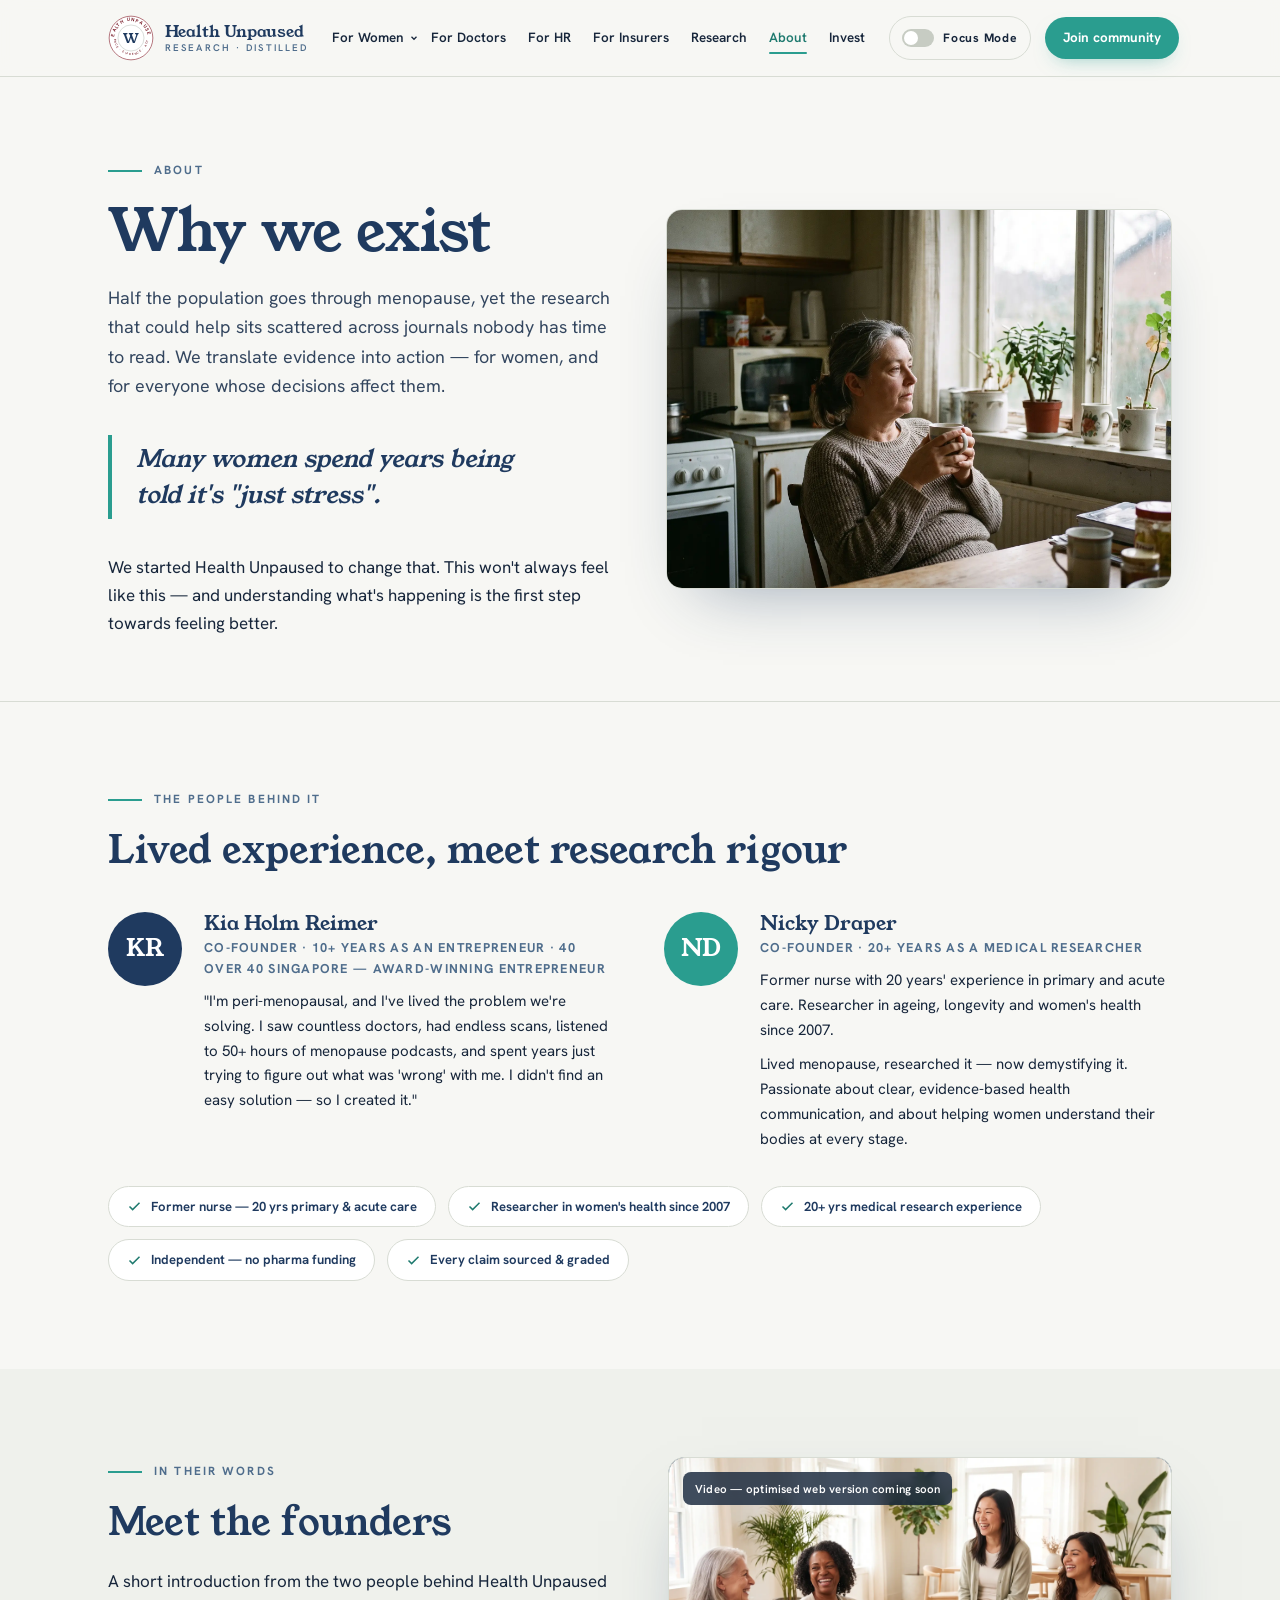
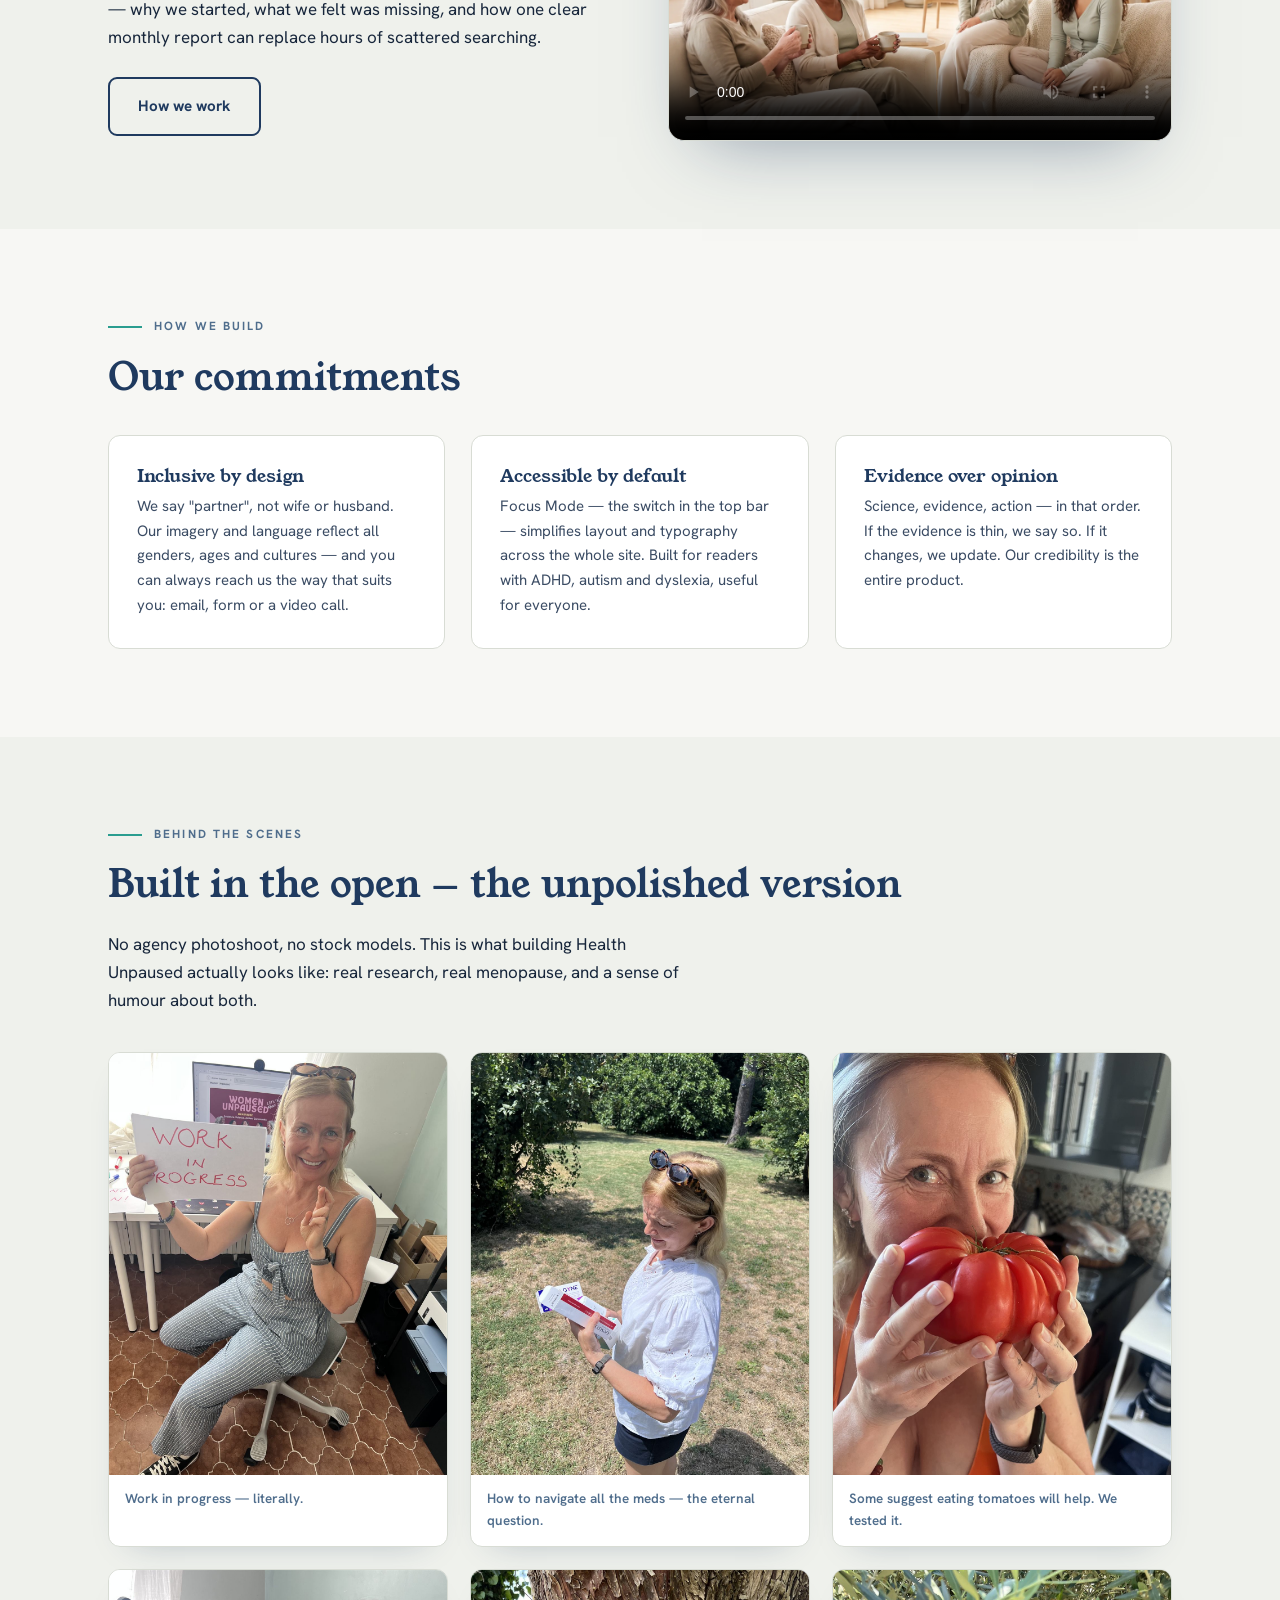
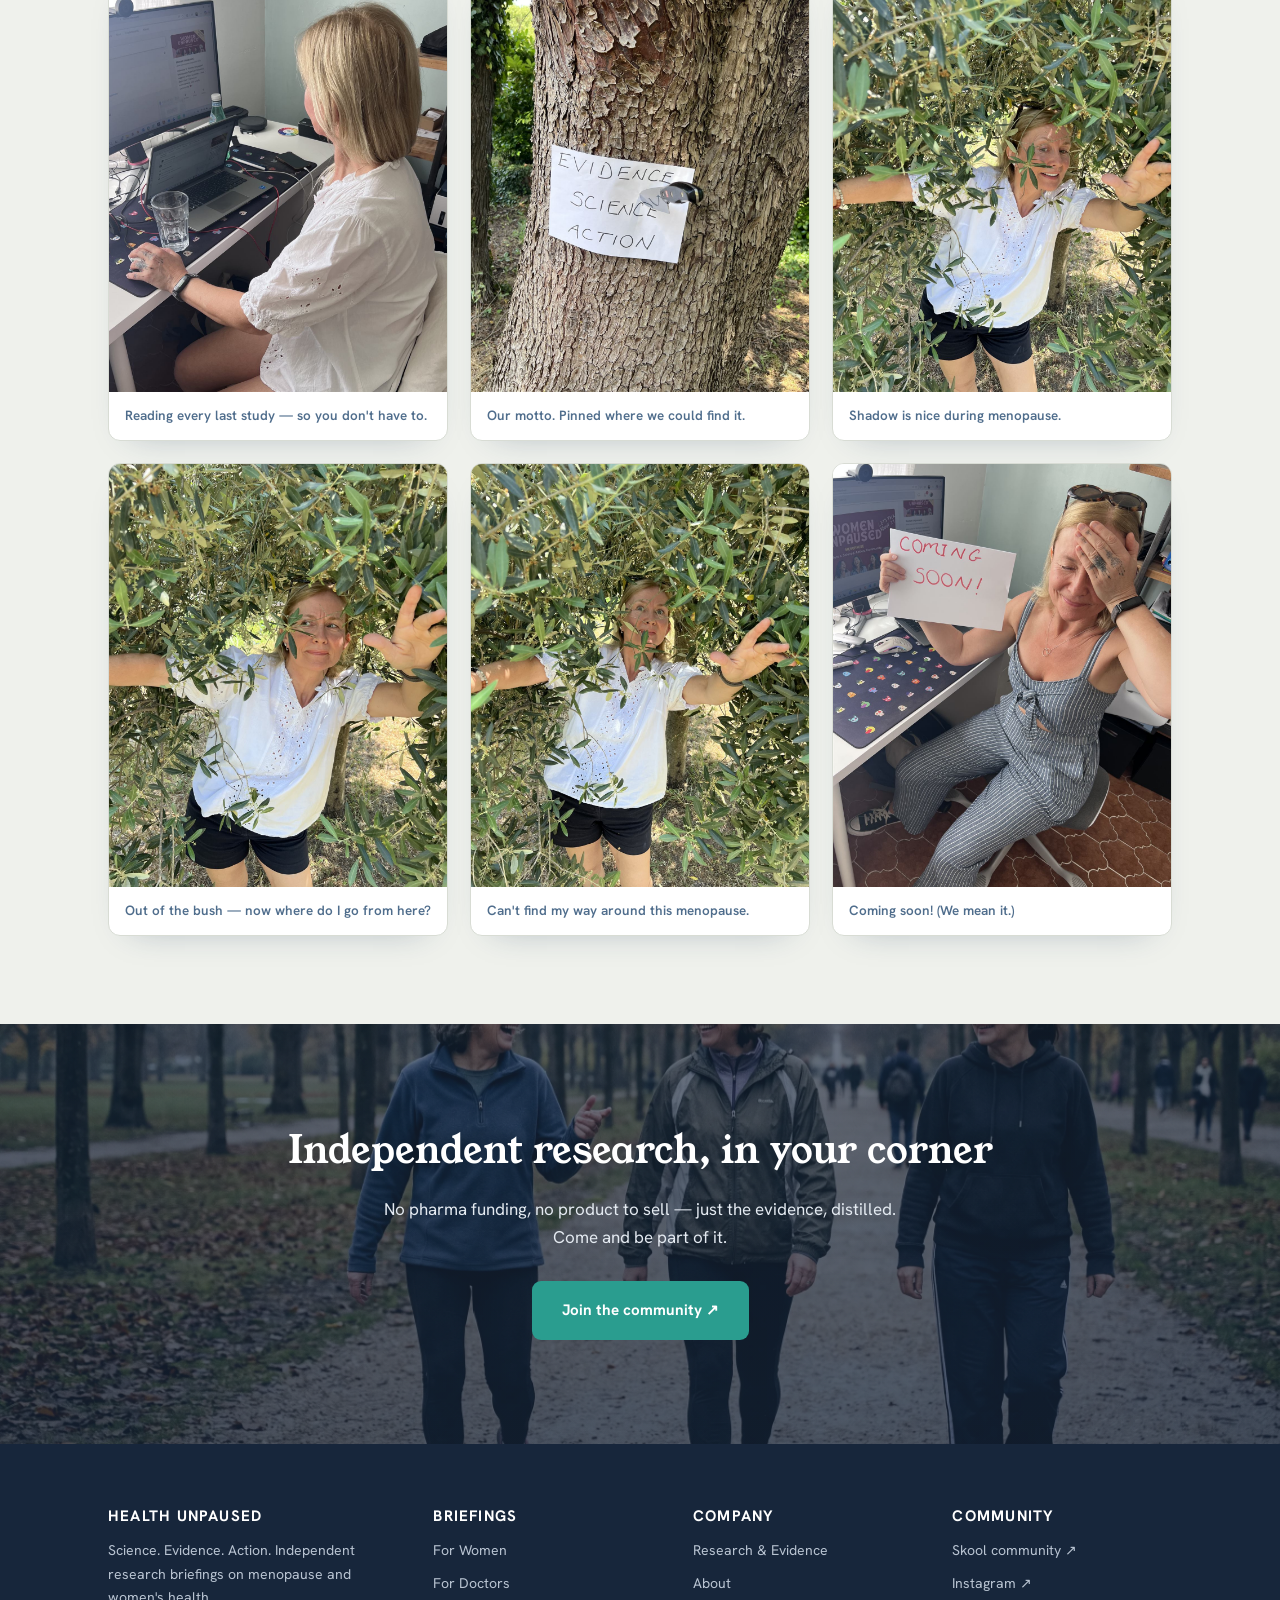
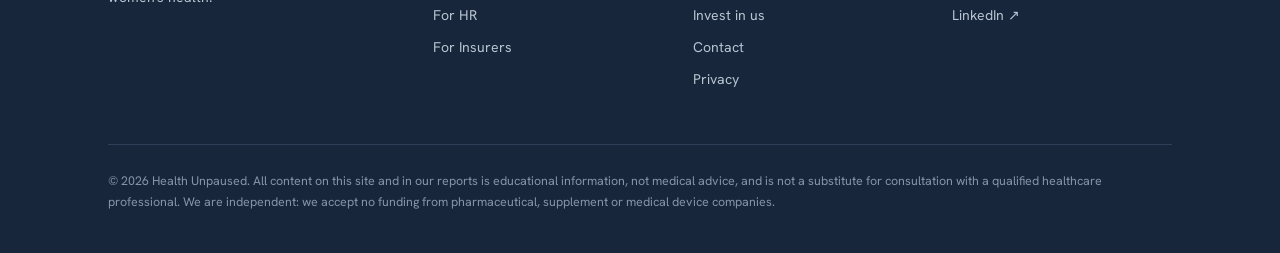
<file: about.html>
<!DOCTYPE html>
<html lang="en">
<head>
<meta charset="UTF-8">
<script>document.documentElement.className+=" js";</script>
<meta name="viewport" content="width=device-width, initial-scale=1">
<meta name="robots" content="noindex, nofollow">
<title>About | Health Unpaused</title>
<meta name="description" content="Why Health Unpaused exists: two founders — lived experience meets 20+ years of medical research — translating menopause and women's health evidence into action, inclusively and accessibly.">
<meta name="theme-color" content="#F7F7F4">
<meta property="og:type" content="website">
<meta property="og:site_name" content="Health Unpaused">
<meta property="og:title" content="About | Health Unpaused">
<meta property="og:description" content="Why Health Unpaused exists: two founders — lived experience meets 20+ years of medical research — translating menopause and women's health evidence into action, inclusively and accessibly.">
<link rel="icon" href="data:image/svg+xml,%3Csvg xmlns='http://www.w3.org/2000/svg' viewBox='0 0 64 64'%3E%3Ccircle cx='32' cy='32' r='30' fill='%23fff' stroke='%238A2432' stroke-width='3'/%3E%3Ctext x='32' y='42' text-anchor='middle' font-family='Georgia,serif' font-size='30' fill='%231F3A5F'%3EW%3C/text%3E%3C/svg%3E">
<link rel="stylesheet" href="assets/css/theme.css">
<script src="assets/js/site.js" defer></script>
</head>
<body>
<a class="skip-link" href="#main">Skip to content</a>

<header>
  <div class="focus-note" role="status">Focus Mode is on — a calmer, simplified view. Turn it off with the switch in the menu.</div>
  <div class="wrap nav">
    <a class="brand" href="index.html" aria-label="Health Unpaused — home">
      <svg width="50" height="50" viewBox="0 0 120 120" aria-hidden="true">
        <defs>
          <path id="arcTop" d="M 60,60 m -44,0 a 44,44 0 1,1 88,0"/>
          <path id="arcBot" d="M 60,60 m -44,0 a 44,44 0 1,0 88,0"/>
        </defs>
        <circle cx="60" cy="60" r="57" fill="#fff" stroke="#8A2432" stroke-width="1.6"/>
        <circle cx="60" cy="60" r="34" fill="none" stroke="#B9C0BA" stroke-width="1.4"/>
        <text font-family="Hanken Grotesk" font-size="12.5" font-weight="700" letter-spacing="3" fill="#7A1E2B"><textPath href="#arcTop" startOffset="50%" text-anchor="middle">HEALTH UNPAUSED</textPath></text>
        <text font-family="Hanken Grotesk" font-size="7.5" font-weight="600" letter-spacing="2" fill="#7A1E2B"><textPath href="#arcBot" startOffset="50%" text-anchor="middle">SCIENCE · EVIDENCE · ACTION</textPath></text>
        <text x="60" y="72" text-anchor="middle" font-family="Young Serif" font-size="34" fill="#1F3A5F">W</text>
      </svg>
      <span class="brand-name">Health Unpaused<small>Research · Distilled</small></span>
    </a>
    <button class="menu-btn" id="menuBtn" aria-expanded="false" aria-controls="navLinks">Menu</button>
    <nav class="nav-links" id="navLinks" aria-label="Main">
      <div class="has-sub">
        <a href="for-women.html">For Women <svg class="caret" width="10" height="10" viewBox="0 0 24 24" fill="none" stroke="currentColor" stroke-width="3" aria-hidden="true"><path d="M6 9l6 6 6-6"/></svg></a>
        <div class="sub" aria-label="For Women">
          <a href="for-women.html">Overview<small>The evidence brief &amp; what you get</small></a>
          <a href="for-women-v2.html">Women Unpaused<small>The community — let's talk about it</small></a>
        </div>
      </div>
      <a href="for-doctors.html">For Doctors</a>
      <a href="for-hr.html">For HR</a>
      <a href="for-insurance.html">For Insurers</a>
      <a href="research.html">Research</a>
      <a href="about.html">About</a>
      <a href="invest.html">Invest</a>
      <a class="nav-join-mobile" href="https://www.skool.com/women-unpaused-4360" target="_blank" rel="noopener">Join the community ↗</a>
    </nav>
    <button class="focus-toggle" id="focusToggle" aria-pressed="false" title="Focus Mode simplifies layout and typography for easier reading — helpful for ADHD, autism and dyslexia.">
      <span class="track" aria-hidden="true"><span class="knob"></span></span>
      <span class="label-txt">Focus&nbsp;Mode</span>
    </button>
    <a class="nav-cta" href="https://www.skool.com/women-unpaused-4360" target="_blank" rel="noopener">Join community</a>
  </div>
</header>

<main id="main">

  <!-- HERO -->
  <div class="seg-hero reveal">
    <div class="wrap">
      <div class="split">
        <div>
          <p class="eyebrow">About</p>
          <h1>Why we exist</h1>
          <p class="lede">Half the population goes through menopause, yet the research that could help sits scattered across journals nobody has time to read. We translate evidence into action — for women, and for everyone whose decisions affect them.</p>
          <p class="pullquote">Many women spend years being told it's "just stress".</p>
          <p style="max-width:62ch">We started Health Unpaused to change that. This won't always feel like this — and understanding what's happening is the first step towards feeling better.</p>
        </div>
        <div class="split-media">
          <div class="frame-img"><img src="assets/img/doc/coffee-dawn.webp" alt="A woman sitting quietly with a mug of coffee by the window at dawn, taking a moment before the day begins" loading="eager"></div>
        </div>
      </div>
    </div>
  </div>

  <!-- FOUNDERS -->
  <section class="block">
    <div class="wrap reveal">
      <p class="eyebrow">The people behind it</p>
      <h2>Lived experience, meet research rigour</h2>
      <div class="grid-2" style="align-items:start;gap:48px;margin-top:40px">
        <div class="person">
          <div class="avatar" aria-hidden="true">KR</div>
          <div>
            <h3>Kia Holm Reimer</h3>
            <div class="role">Co-founder · 10+ years as an entrepreneur · 40 over 40 Singapore — award-winning entrepreneur</div>
            <p>"I'm peri-menopausal, and I've lived the problem we're solving. I saw countless doctors, had endless scans, listened to 50+ hours of menopause podcasts, and spent years just trying to figure out what was 'wrong' with me. I didn't find an easy solution — so I created it."</p>
          </div>
        </div>
        <div class="person">
          <div class="avatar alt" aria-hidden="true">ND</div>
          <div>
            <h3>Nicky Draper</h3>
            <div class="role">Co-founder · 20+ years as a medical researcher</div>
            <p>Former nurse with 20 years' experience in primary and acute care. Researcher in ageing, longevity and women's health since 2007.</p>
            <p style="margin-top:10px">Lived menopause, researched it — now demystifying it. Passionate about clear, evidence-based health communication, and about helping women understand their bodies at every stage.</p>
          </div>
        </div>
      </div>
      <div class="cred-strip reveal">
        <span><svg width="15" height="15" viewBox="0 0 24 24" fill="none" stroke-width="2.4"><path d="M20 6 9 17l-5-5"/></svg>Former nurse — 20 yrs primary &amp; acute care</span>
        <span><svg width="15" height="15" viewBox="0 0 24 24" fill="none" stroke-width="2.4"><path d="M20 6 9 17l-5-5"/></svg>Researcher in women's health since 2007</span>
        <span><svg width="15" height="15" viewBox="0 0 24 24" fill="none" stroke-width="2.4"><path d="M20 6 9 17l-5-5"/></svg>20+ yrs medical research experience</span>
        <span><svg width="15" height="15" viewBox="0 0 24 24" fill="none" stroke-width="2.4"><path d="M20 6 9 17l-5-5"/></svg>Independent — no pharma funding</span>
        <span><svg width="15" height="15" viewBox="0 0 24 24" fill="none" stroke-width="2.4"><path d="M20 6 9 17l-5-5"/></svg>Every claim sourced &amp; graded</span>
      </div>
    </div>
  </section>

  <!-- VIDEO FEATURE -->
  <section class="block panel">
    <div class="wrap">
      <div class="split reveal">
        <div>
          <p class="eyebrow">In their words</p>
          <h2>Meet the founders</h2>
          <p style="margin:18px 0 26px">A short introduction from the two people behind Health Unpaused — why we started, what we felt was missing, and how one clear monthly report can replace hours of scattered searching.</p>
          <a class="btn ghost" href="research.html">How we work</a>
        </div>
        <div class="split-media">
          <div class="video-frame decorative">
            <video controls preload="none" poster="assets/img/community.webp" aria-label="About Health Unpaused — a message from the founders">
              <source src="assets/video/about-us.mov" type="video/quicktime">
              Your browser can't play this video yet.
            </video>
            <span class="poster-note">Video — optimised web version coming soon</span>
          </div>
        </div>
      </div>
    </div>
  </section>

  <!-- COMMITMENTS -->
  <section class="block">
    <div class="wrap reveal">
      <p class="eyebrow">How we build</p>
      <h2>Our commitments</h2>
      <div class="grid-3 stagger" style="margin-top:36px">
        <div class="card"><h3>Inclusive by design</h3><p>We say "partner", not wife or husband. Our imagery and language reflect all genders, ages and cultures — and you can always reach us the way that suits you: email, form or a video call.</p></div>
        <div class="card"><h3>Accessible by default</h3><p>Focus Mode — the switch in the top bar — simplifies layout and typography across the whole site. Built for readers with ADHD, autism and dyslexia, useful for everyone.</p></div>
        <div class="card"><h3>Evidence over opinion</h3><p>Science, evidence, action — in that order. If the evidence is thin, we say so. If it changes, we update. Our credibility is the entire product.</p></div>
      </div>
    </div>
  </section>

  <!-- BEHIND THE SCENES (real photos) -->
  <section class="block panel">
    <div class="wrap">
      <div class="reveal">
        <p class="eyebrow">Behind the scenes</p>
        <h2>Built in the open — the unpolished version</h2>
        <p style="margin-top:14px;max-width:58ch">No agency photoshoot, no stock models. This is what building Health Unpaused actually looks like: real research, real menopause, and a sense of humour about both.</p>
      </div>
      <div class="bts-grid stagger" style="margin-top:38px">
        <figure class="bts-card">
          <img src="assets/img/real/work-in-progress.jpg" alt="Kia at her desk holding a hand-written 'Work in progress' sign" loading="lazy">
          <figcaption>Work in progress — literally.</figcaption>
        </figure>
        <figure class="bts-card">
          <img src="assets/img/real/outdoors-products.jpg" alt="Kia outdoors, studying a menopause product box" loading="lazy">
          <figcaption>How to navigate all the meds — the eternal question.</figcaption>
        </figure>
        <figure class="bts-card">
          <img src="assets/img/real/tomatoes.jpg" alt="Kia holding a large tomato in front of her face" loading="lazy">
          <figcaption>Some suggest eating tomatoes will help. We tested it.</figcaption>
        </figure>
        <figure class="bts-card">
          <img src="assets/img/real/nicky-research.jpg" alt="At the desk, deep in the latest research" loading="lazy">
          <figcaption>Reading every last study — so you don't have to.</figcaption>
        </figure>
        <figure class="bts-card">
          <img src="assets/img/real/evidence-tree-2.jpg" alt="A hand-written note reading Evidence, Science, Action pinned to a tree" loading="lazy">
          <figcaption>Our motto. Pinned where we could find it.</figcaption>
        </figure>
        <figure class="bts-card">
          <img src="assets/img/real/shadow-olive.jpg" alt="Kia laughing among the branches of an olive tree" loading="lazy">
          <figcaption>Shadow is nice during menopause.</figcaption>
        </figure>
        <figure class="bts-card">
          <img src="assets/img/real/out-of-bush.jpg" alt="Kia emerging from an olive bush with a big smile" loading="lazy">
          <figcaption>Out of the bush — now where do I go from here?</figcaption>
        </figure>
        <figure class="bts-card">
          <img src="assets/img/real/cant-find-way.jpg" alt="Kia playfully lost among olive branches" loading="lazy">
          <figcaption>Can't find my way around this menopause.</figcaption>
        </figure>
        <figure class="bts-card">
          <img src="assets/img/real/coming-soon.jpg" alt="Kia at her desk holding a hand-written 'Coming soon!' sign" loading="lazy">
          <figcaption>Coming soon! (We mean it.)</figcaption>
        </figure>
      </div>
    </div>
  </section>

  <!-- CLOSING CTA (image band) -->
  <section class="imgband imgband--center" aria-label="Join the community">
    <img src="assets/img/doc/walking.webp" alt="Three women of different ages and backgrounds walking together in a park, one laughing" data-parallax>
    <div class="wrap" style="text-align:center;padding-block:20px">
      <h2 style="margin-inline:auto">Independent research, in your corner</h2>
      <p style="margin:14px auto 30px;max-width:52ch">No pharma funding, no product to sell — just the evidence, distilled. Come and be part of it.</p>
      <a class="btn primary" href="https://www.skool.com/women-unpaused-4360" target="_blank" rel="noopener">Join the community ↗</a>
    </div>
  </section>

</main>

<footer>
  <div class="wrap">
    <div class="foot-grid">
      <div>
        <h3>Health Unpaused</h3>
        <p style="max-width:32ch">Science. Evidence. Action. Independent research briefings on menopause and women's health.</p>
      </div>
      <div>
        <h3>Briefings</h3>
        <ul>
          <li><a href="for-women.html">For Women</a></li>
          <li><a href="for-doctors.html">For Doctors</a></li>
          <li><a href="for-hr.html">For HR</a></li>
          <li><a href="for-insurance.html">For Insurers</a></li>
        </ul>
      </div>
      <div>
        <h3>Company</h3>
        <ul>
          <li><a href="research.html">Research &amp; Evidence</a></li>
          <li><a href="about.html">About</a></li>
          <li><a href="invest.html">Invest in us</a></li>
          <li><a href="mailto:hello@healthunpaused.com">Contact</a></li>
          <li><a href="privacy.html">Privacy</a></li>
        </ul>
      </div>
      <div>
        <h3>Community</h3>
        <ul>
          <li><a href="https://www.skool.com/women-unpaused-4360" target="_blank" rel="noopener">Skool community ↗</a></li>
          <li><a href="https://www.instagram.com/health_unpaused/" target="_blank" rel="noopener">Instagram ↗</a></li>
          <li><a href="https://www.linkedin.com/company/health-unpaused" target="_blank" rel="noopener">LinkedIn ↗</a></li>
        </ul>
      </div>
    </div>
    <p class="disclaimer">© 2026 Health Unpaused. All content on this site and in our reports is educational information, not medical advice, and is not a substitute for consultation with a qualified healthcare professional. We are independent: we accept no funding from pharmaceutical, supplement or medical device companies.</p>
  </div>
</footer>

</body>
</html>
</file>
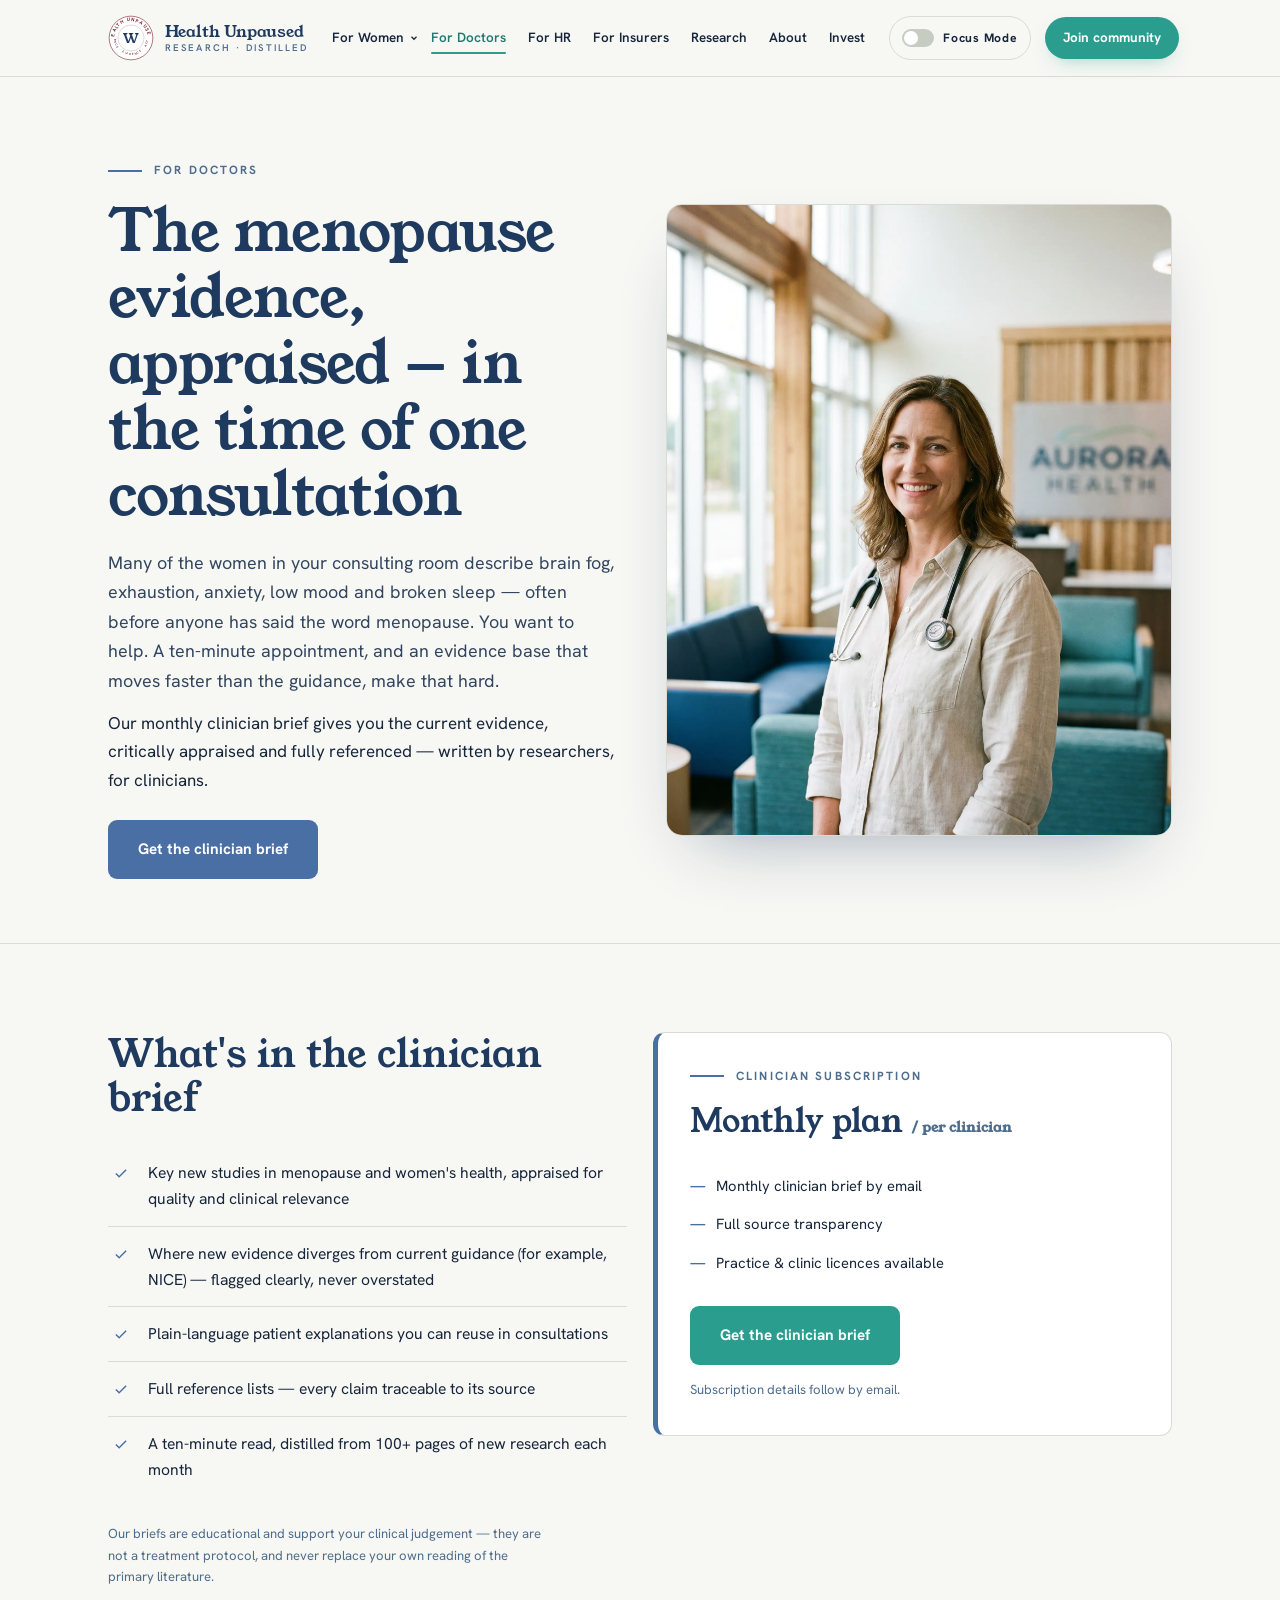
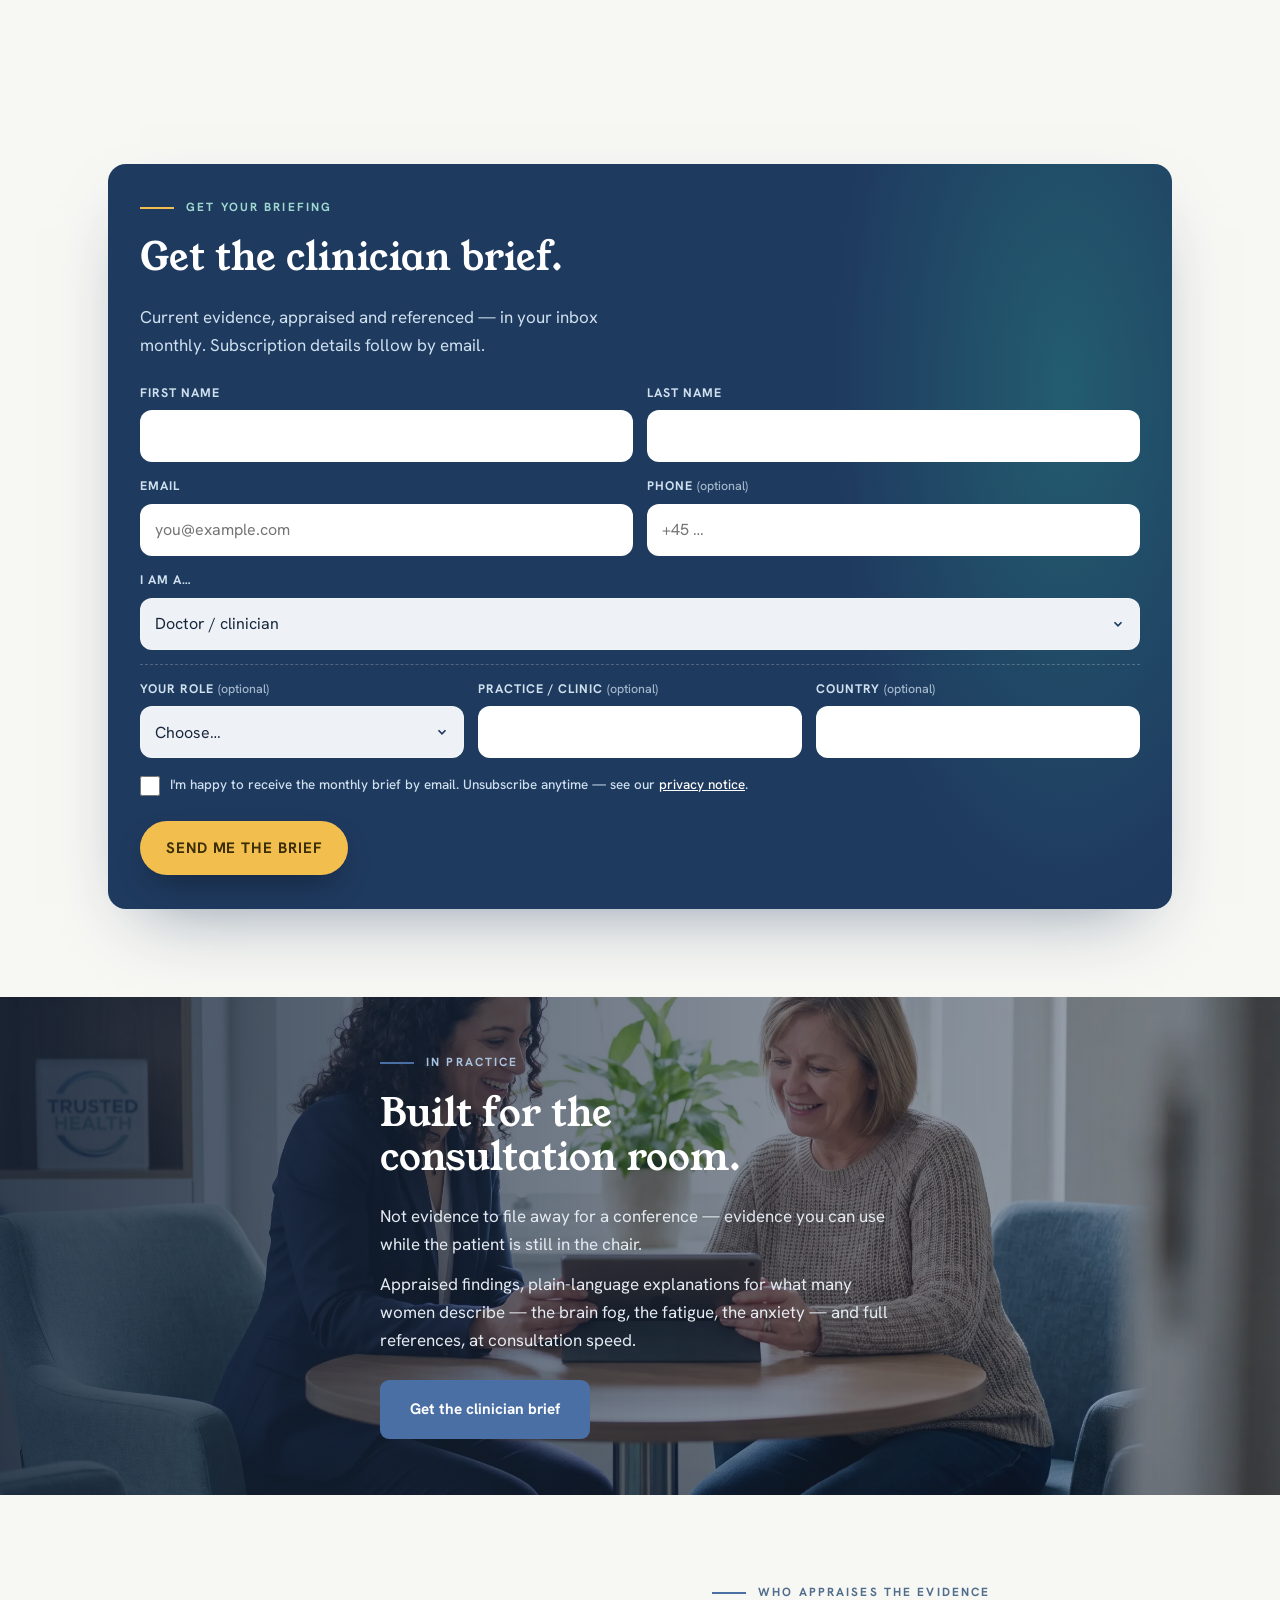
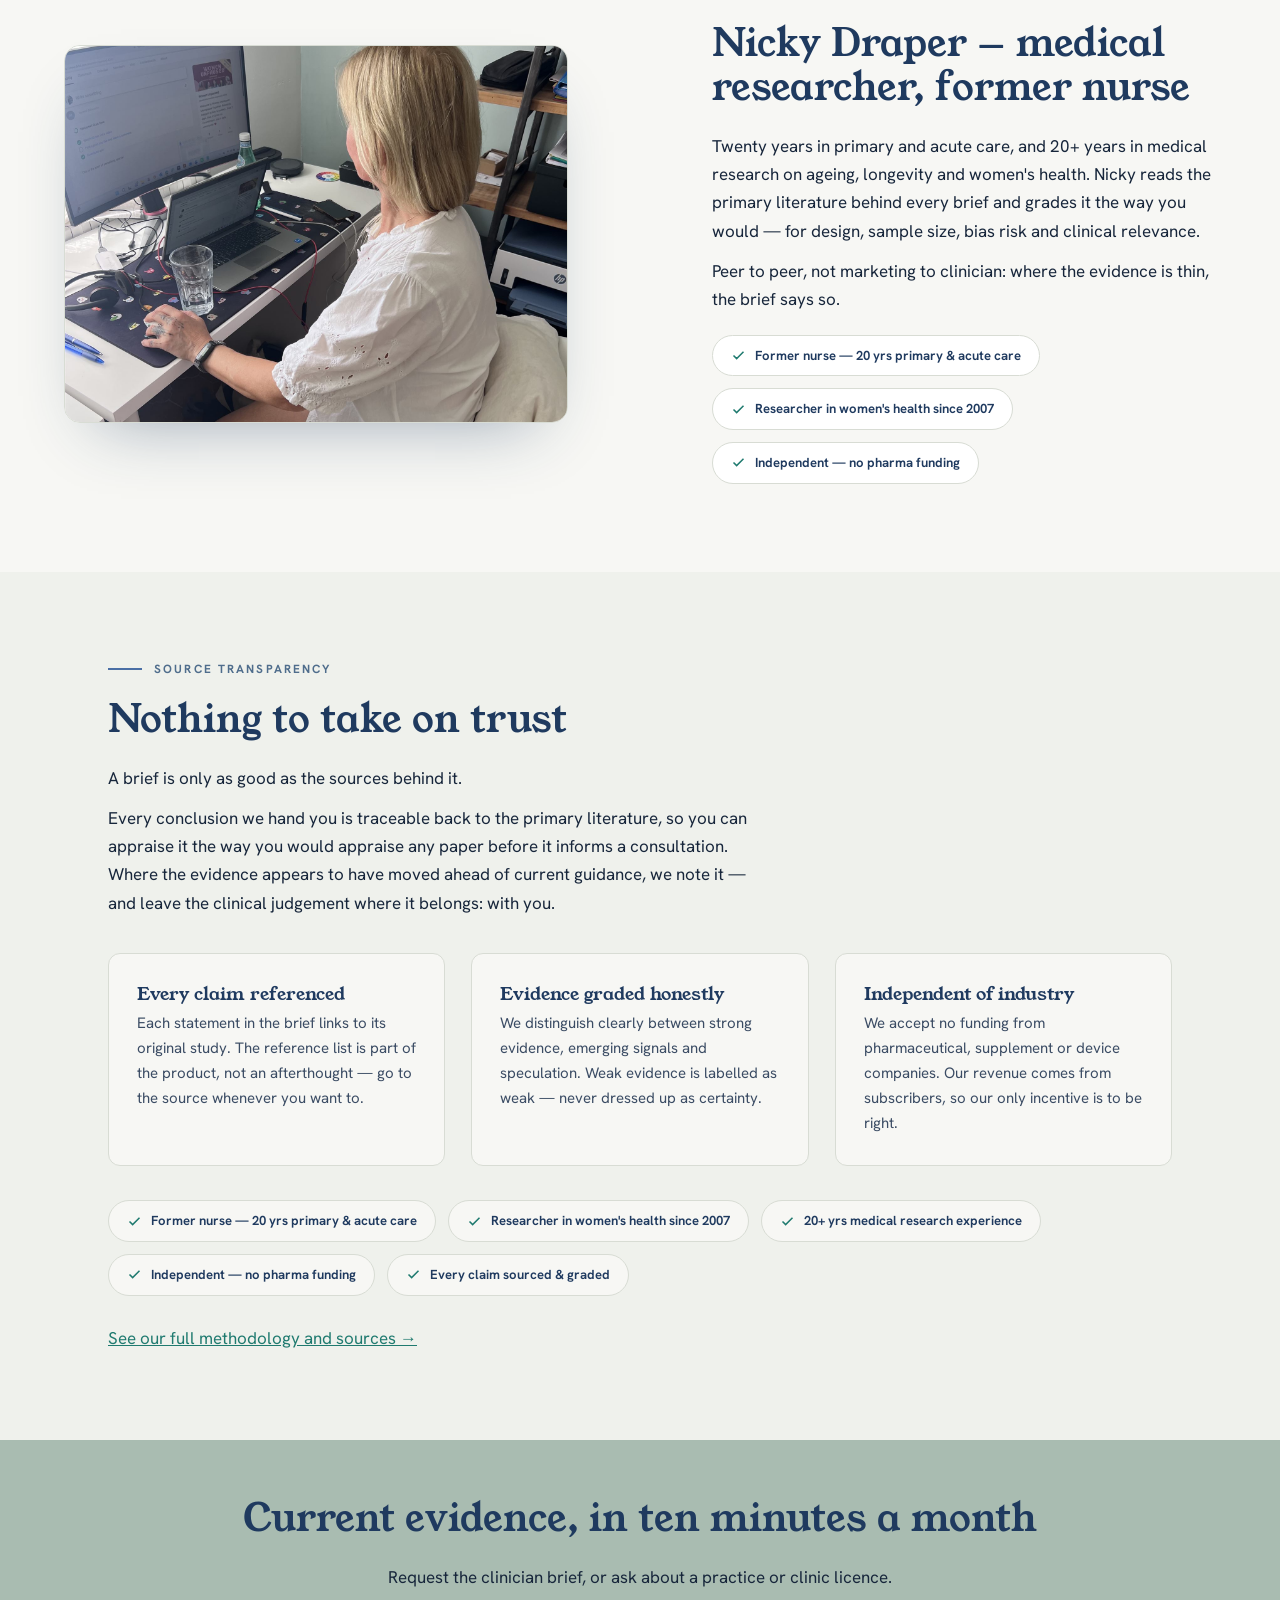
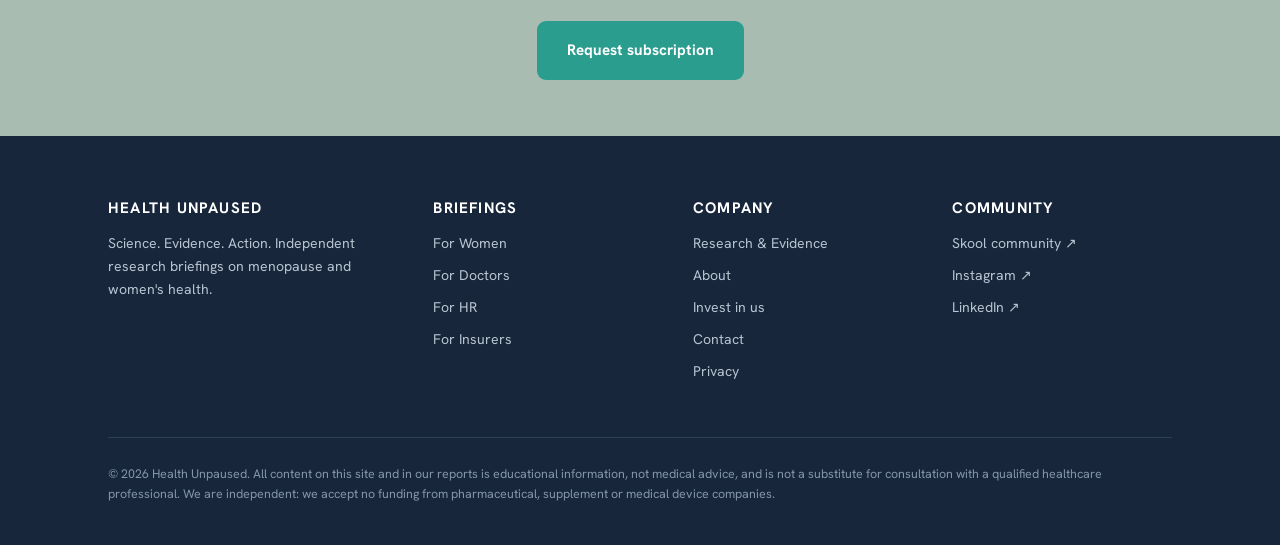
<file: for-doctors.html>
<!DOCTYPE html>
<html lang="en">
<head>
<meta charset="UTF-8">
<script>document.documentElement.className+=" js";</script>
<meta name="viewport" content="width=device-width, initial-scale=1">
<meta name="robots" content="noindex, nofollow">
<title>For Doctors — The menopause evidence, appraised | Health Unpaused</title>
<meta name="description" content="A monthly clinician brief: new menopause and women's health studies, critically appraised and fully referenced — the current evidence in the time of one consultation.">
<meta name="theme-color" content="#F7F7F4">
<meta property="og:type" content="website">
<meta property="og:site_name" content="Health Unpaused">
<meta property="og:title" content="For Doctors — The menopause evidence, appraised | Health Unpaused">
<meta property="og:description" content="A monthly clinician brief: new menopause and women's health studies, critically appraised and fully referenced — the current evidence in the time of one consultation.">
<link rel="icon" href="data:image/svg+xml,%3Csvg xmlns='http://www.w3.org/2000/svg' viewBox='0 0 64 64'%3E%3Ccircle cx='32' cy='32' r='30' fill='%23fff' stroke='%238A2432' stroke-width='3'/%3E%3Ctext x='32' y='42' text-anchor='middle' font-family='Georgia,serif' font-size='30' fill='%231F3A5F'%3EW%3C/text%3E%3C/svg%3E">
<link rel="stylesheet" href="assets/css/theme.css">
<script src="assets/js/site.js" defer></script>
<script src="assets/js/signup.js" defer></script>
</head>
<body class="seg-doctors">
<a class="skip-link" href="#main">Skip to content</a>

<header>
  <div class="focus-note" role="status">Focus Mode is on — a calmer, simplified view. Turn it off with the switch in the menu.</div>
  <div class="wrap nav">
    <a class="brand" href="index.html" aria-label="Health Unpaused — home">
      <svg width="50" height="50" viewBox="0 0 120 120" aria-hidden="true">
        <defs>
          <path id="arcTop" d="M 60,60 m -44,0 a 44,44 0 1,1 88,0"/>
          <path id="arcBot" d="M 60,60 m -44,0 a 44,44 0 1,0 88,0"/>
        </defs>
        <circle cx="60" cy="60" r="57" fill="#fff" stroke="#8A2432" stroke-width="1.6"/>
        <circle cx="60" cy="60" r="34" fill="none" stroke="#B9C0BA" stroke-width="1.4"/>
        <text font-family="Hanken Grotesk" font-size="12.5" font-weight="700" letter-spacing="3" fill="#7A1E2B"><textPath href="#arcTop" startOffset="50%" text-anchor="middle">HEALTH UNPAUSED</textPath></text>
        <text font-family="Hanken Grotesk" font-size="7.5" font-weight="600" letter-spacing="2" fill="#7A1E2B"><textPath href="#arcBot" startOffset="50%" text-anchor="middle">SCIENCE · EVIDENCE · ACTION</textPath></text>
        <text x="60" y="72" text-anchor="middle" font-family="Young Serif" font-size="34" fill="#1F3A5F">W</text>
      </svg>
      <span class="brand-name">Health Unpaused<small>Research · Distilled</small></span>
    </a>
    <button class="menu-btn" id="menuBtn" aria-expanded="false" aria-controls="navLinks">Menu</button>
    <nav class="nav-links" id="navLinks" aria-label="Main">
      <div class="has-sub">
        <a href="for-women.html">For Women <svg class="caret" width="10" height="10" viewBox="0 0 24 24" fill="none" stroke="currentColor" stroke-width="3" aria-hidden="true"><path d="M6 9l6 6 6-6"/></svg></a>
        <div class="sub" aria-label="For Women">
          <a href="for-women.html">Overview<small>The evidence brief &amp; what you get</small></a>
          <a href="for-women-v2.html">Women Unpaused<small>The community — let's talk about it</small></a>
        </div>
      </div>
      <a href="for-doctors.html">For Doctors</a>
      <a href="for-hr.html">For HR</a>
      <a href="for-insurance.html">For Insurers</a>
      <a href="research.html">Research</a>
      <a href="about.html">About</a>
      <a href="invest.html">Invest</a>
      <a class="nav-join-mobile" href="https://www.skool.com/women-unpaused-4360" target="_blank" rel="noopener">Join the community ↗</a>
    </nav>
    <button class="focus-toggle" id="focusToggle" aria-pressed="false" title="Focus Mode simplifies layout and typography for easier reading — helpful for ADHD, autism and dyslexia.">
      <span class="track" aria-hidden="true"><span class="knob"></span></span>
      <span class="label-txt">Focus&nbsp;Mode</span>
    </button>
    <a class="nav-cta" href="https://www.skool.com/women-unpaused-4360" target="_blank" rel="noopener">Join community</a>
  </div>
</header>

<main id="main">

  <!-- SEGMENT HERO -->
  <div class="seg-hero reveal" style="--seg:var(--seg-doctors)">
    <div class="wrap">
      <div class="split">
        <div>
          <p class="eyebrow">For Doctors</p>
          <h1>The menopause evidence, appraised — in the time of one consultation</h1>
          <p class="lede">Many of the women in your consulting room describe brain fog, exhaustion, anxiety, low mood and broken sleep — often before anyone has said the word menopause. You want to help. A ten-minute appointment, and an evidence base that moves faster than the guidance, make that hard.</p>
          <p style="margin-top:14px;max-width:62ch">Our monthly clinician brief gives you the current evidence, critically appraised and fully referenced — written by researchers, for clinicians.</p>
          <div class="cta-row" style="margin-top:26px">
            <a class="btn primary" href="#signup" style="background:var(--seg-doctors)">Get the clinician brief</a>
          </div>
        </div>
        <div class="split-media">
          <div class="frame-img tall"><img src="assets/img/doctor.webp" alt="A warm, approachable doctor in a bright modern clinic" loading="eager"></div>
        </div>
      </div>
    </div>
  </div>

  <!-- WHAT'S IN THE BRIEF + SUBSCRIPTION -->
  <section class="block">
    <div class="wrap grid-2 reveal" style="align-items:start">
      <div>
        <h2>What's in the clinician brief</h2>
        <ul class="checklist" style="--seg:var(--seg-doctors)">
          <li>Key new studies in menopause and women's health, appraised for quality and clinical relevance</li>
          <li>Where new evidence diverges from current guidance (for example, NICE) — flagged clearly, never overstated</li>
          <li>Plain-language patient explanations you can reuse in consultations</li>
          <li>Full reference lists — every claim traceable to its source</li>
          <li>A ten-minute read, distilled from 100+ pages of new research each month</li>
        </ul>
        <p class="note">Our briefs are educational and support your clinical judgement — they are not a treatment protocol, and never replace your own reading of the primary literature.</p>
      </div>
      <div class="sub-box" style="--seg:var(--seg-doctors)">
        <p class="eyebrow" style="margin-bottom:10px">Clinician subscription</p>
        <div class="price">Monthly plan <span class="per">/ per clinician</span></div>
        <ul>
          <li>Monthly clinician brief by email</li>
          <li>Full source transparency</li>
          <li>Practice &amp; clinic licences available</li>
        </ul>
        <a class="btn primary" href="#signup">Get the clinician brief</a>
        <p class="note">Subscription details follow by email.</p>
      </div>
    </div>
  </section>

  <section class="block" id="signup-section">
    <div class="wrap">
  <!-- SEGMENT SIGNUP -> Klaviyo -->
  <form class="signup reveal signup--locked" id="signup" data-signup data-segment="doctors" novalidate>
        <p class="eyebrow">Get your briefing</p>
        <h2>Get the clinician brief.</h2>
        <p class="signup__intro">Current evidence, appraised and referenced — in your inbox monthly. Subscription details follow by email.</p>
        <div class="signup__grid">
          <div class="f">
              <label for="signup-first_name">First name</label>
              <input id="signup-first_name" type="text" name="first_name" autocomplete="given-name" required>
            </div>
          <div class="f">
              <label for="signup-last_name">Last name</label>
              <input id="signup-last_name" type="text" name="last_name" autocomplete="family-name">
            </div>
          <div class="f">
              <label for="signup-email">Email</label>
              <input id="signup-email" type="email" name="email" autocomplete="email" placeholder="you@example.com" required>
            </div>
          <div class="f">
              <label for="signup-phone">Phone <span class="opt">(optional)</span></label>
              <input id="signup-phone" type="tel" name="phone" autocomplete="tel" placeholder="+45 …">
            </div>
          <div class="f f--full">
              <label for="signup-segment">I am a…</label>
              <select id="signup-segment" name="segment" required>
                <option value="">Choose…</option>
                <option value="women">Woman navigating menopause</option>
                <option value="doctors" selected>Doctor / clinician</option>
                <option value="hr">HR / People team</option>
                <option value="insurance">Health insurer</option>
              </select>
            </div>
          <div class="signup__extra" data-for="women" hidden>
            <div class="f">
              <label for="signup-journey_stage">Where are you in your journey? <span class="opt">(optional)</span></label>
              <select id="signup-journey_stage" name="journey_stage">
                <option value="">Choose…</option>
                <option>Perimenopause</option>
                <option>Menopause</option>
                <option>Post-menopause</option>
                <option>Not sure yet</option>
              </select>
            </div>
            <div class="f">
              <label for="signup-country">Country <span class="opt">(optional)</span></label>
              <input id="signup-country" type="text" name="country" autocomplete="country-name">
            </div>
          </div>
          <div class="signup__extra" data-for="doctors" hidden>
            <div class="f">
              <label for="signup-role">Your role <span class="opt">(optional)</span></label>
              <select id="signup-role" name="role">
                <option value="">Choose…</option>
                <option>GP / family doctor</option>
                <option>Gynaecologist</option>
                <option>Nurse / nurse practitioner</option>
                <option>Other clinician</option>
              </select>
            </div>
            <div class="f">
              <label for="signup-company">Practice / clinic <span class="opt">(optional)</span></label>
              <input id="signup-company" type="text" name="company" autocomplete="organization">
            </div>
            <div class="f">
              <label for="signup-country">Country <span class="opt">(optional)</span></label>
              <input id="signup-country" type="text" name="country" autocomplete="country-name">
            </div>
          </div>
          <div class="signup__extra" data-for="hr" hidden>
            <div class="f">
              <label for="signup-company">Company <span class="opt">(optional)</span></label>
              <input id="signup-company" type="text" name="company" autocomplete="organization">
            </div>
            <div class="f">
              <label for="signup-role">Your role <span class="opt">(optional)</span></label>
              <input id="signup-role" type="text" name="role" autocomplete="organization-title">
            </div>
            <div class="f">
              <label for="signup-company_size">Company size <span class="opt">(optional)</span></label>
              <select id="signup-company_size" name="company_size">
                <option value="">Choose…</option>
                <option>1–49</option>
                <option>50–249</option>
                <option>250–999</option>
                <option>1,000+</option>
              </select>
            </div>
          </div>
          <div class="signup__extra" data-for="insurance" hidden>
            <div class="f">
              <label for="signup-company">Company <span class="opt">(optional)</span></label>
              <input id="signup-company" type="text" name="company" autocomplete="organization">
            </div>
            <div class="f">
              <label for="signup-role">Your role <span class="opt">(optional)</span></label>
              <input id="signup-role" type="text" name="role" autocomplete="organization-title">
            </div>
            <div class="f">
              <label for="signup-country">Country <span class="opt">(optional)</span></label>
              <input id="signup-country" type="text" name="country" autocomplete="country-name">
            </div>
          </div>
        </div>
        <label class="signup__consent"><input type="checkbox" name="consent" required> <span>I'm happy to receive the monthly brief by email. Unsubscribe anytime — see our <a href="privacy.html">privacy notice</a>.</span></label>
        <button class="btn-gold signup__submit" type="submit">Send me the brief</button>
        <p class="signup__error" role="alert" hidden></p>
        <div class="signup__done" hidden></div>
  </form>
    </div>
  </section>



  <!-- IMAGE BAND: BUILT FOR THE CONSULTATION ROOM -->
  <section class="imgband reveal" aria-label="Built for the consultation room">
    <img src="assets/img/consult.webp" alt="A doctor consulting warmly with a woman patient in a calm clinic room" data-parallax>
    <div class="wrap">
      <p class="eyebrow">In practice</p>
      <h2 style="max-width:20ch">Built for the consultation room.</h2>
      <p style="max-width:52ch;margin:16px 0 0">Not evidence to file away for a conference — evidence you can use while the patient is still in the chair.</p>
      <p style="max-width:52ch;margin:12px 0 26px">Appraised findings, plain-language explanations for what many women describe — the brain fog, the fatigue, the anxiety — and full references, at consultation speed.</p>
      <a class="btn primary" href="#signup" style="background:var(--seg-doctors)">Get the clinician brief</a>
    </div>
  </section>

  <!-- THE RESEARCHER BEHIND THE BRIEF -->
  <section class="block">
    <div class="wrap">
      <div class="split">
        <div class="split-media reveal" data-reveal="left">
          <div class="frame-img"><img src="assets/img/real/nicky-research.jpg" alt="Nicky Draper at her desk, working through the latest women's health research" loading="lazy"></div>
        </div>
        <div class="reveal" data-reveal="right">
          <p class="eyebrow">Who appraises the evidence</p>
          <h2>Nicky Draper — medical researcher, former nurse</h2>
          <p style="margin:16px 0 12px">Twenty years in primary and acute care, and 20+ years in medical research on ageing, longevity and women's health. Nicky reads the primary literature behind every brief and grades it the way you would — for design, sample size, bias risk and clinical relevance.</p>
          <p style="margin:0 0 22px">Peer to peer, not marketing to clinician: where the evidence is thin, the brief says so.</p>
          <div class="cred-strip" style="margin-top:0">
            <span><svg width="15" height="15" viewBox="0 0 24 24" fill="none" stroke-width="2.4"><path d="M20 6 9 17l-5-5"/></svg>Former nurse — 20 yrs primary &amp; acute care</span>
            <span><svg width="15" height="15" viewBox="0 0 24 24" fill="none" stroke-width="2.4"><path d="M20 6 9 17l-5-5"/></svg>Researcher in women's health since 2007</span>
            <span><svg width="15" height="15" viewBox="0 0 24 24" fill="none" stroke-width="2.4"><path d="M20 6 9 17l-5-5"/></svg>Independent — no pharma funding</span>
          </div>
        </div>
      </div>
    </div>
  </section>

  <!-- SOURCE TRANSPARENCY REASSURANCE -->
  <section class="block panel">
    <div class="wrap reveal">
      <p class="eyebrow">Source transparency</p>
      <h2>Nothing to take on trust</h2>
      <p style="margin-top:14px">A brief is only as good as the sources behind it.</p>
      <p style="margin-top:12px">Every conclusion we hand you is traceable back to the primary literature, so you can appraise it the way you would appraise any paper before it informs a consultation. Where the evidence appears to have moved ahead of current guidance, we note it — and leave the clinical judgement where it belongs: with you.</p>
      <div class="grid-3 stagger" style="margin-top:36px">
        <div class="card">
          <h3>Every claim referenced</h3>
          <p>Each statement in the brief links to its original study. The reference list is part of the product, not an afterthought — go to the source whenever you want to.</p>
        </div>
        <div class="card">
          <h3>Evidence graded honestly</h3>
          <p>We distinguish clearly between strong evidence, emerging signals and speculation. Weak evidence is labelled as weak — never dressed up as certainty.</p>
        </div>
        <div class="card">
          <h3>Independent of industry</h3>
          <p>We accept no funding from pharmaceutical, supplement or device companies. Our revenue comes from subscribers, so our only incentive is to be right.</p>
        </div>
      </div>
      <div class="cred-strip reveal">
        <span><svg width="15" height="15" viewBox="0 0 24 24" fill="none" stroke-width="2.4"><path d="M20 6 9 17l-5-5"/></svg>Former nurse — 20 yrs primary &amp; acute care</span>
        <span><svg width="15" height="15" viewBox="0 0 24 24" fill="none" stroke-width="2.4"><path d="M20 6 9 17l-5-5"/></svg>Researcher in women's health since 2007</span>
        <span><svg width="15" height="15" viewBox="0 0 24 24" fill="none" stroke-width="2.4"><path d="M20 6 9 17l-5-5"/></svg>20+ yrs medical research experience</span>
        <span><svg width="15" height="15" viewBox="0 0 24 24" fill="none" stroke-width="2.4"><path d="M20 6 9 17l-5-5"/></svg>Independent — no pharma funding</span>
        <span><svg width="15" height="15" viewBox="0 0 24 24" fill="none" stroke-width="2.4"><path d="M20 6 9 17l-5-5"/></svg>Every claim sourced &amp; graded</span>
      </div>
      <p style="margin-top:28px"><a href="research.html">See our full methodology and sources →</a></p>
    </div>
  </section>

  <!-- CLOSING CTA -->
  <section class="block sage tight">
    <div class="wrap" style="text-align:center">
      <h2>Current evidence, in ten minutes a month</h2>
      <p style="margin:14px auto 30px">Request the clinician brief, or ask about a practice or clinic licence.</p>
      <a class="btn primary" href="mailto:hello@healthunpaused.com?subject=Clinician%20subscription%20—%20Health%20Unpaused">Request subscription</a>
    </div>
  </section>

</main>

<footer>
  <div class="wrap">
    <div class="foot-grid">
      <div>
        <h3>Health Unpaused</h3>
        <p style="max-width:32ch">Science. Evidence. Action. Independent research briefings on menopause and women's health.</p>
      </div>
      <div>
        <h3>Briefings</h3>
        <ul>
          <li><a href="for-women.html">For Women</a></li>
          <li><a href="for-doctors.html">For Doctors</a></li>
          <li><a href="for-hr.html">For HR</a></li>
          <li><a href="for-insurance.html">For Insurers</a></li>
        </ul>
      </div>
      <div>
        <h3>Company</h3>
        <ul>
          <li><a href="research.html">Research &amp; Evidence</a></li>
          <li><a href="about.html">About</a></li>
          <li><a href="invest.html">Invest in us</a></li>
          <li><a href="mailto:hello@healthunpaused.com">Contact</a></li>
          <li><a href="privacy.html">Privacy</a></li>
        </ul>
      </div>
      <div>
        <h3>Community</h3>
        <ul>
          <li><a href="https://www.skool.com/women-unpaused-4360" target="_blank" rel="noopener">Skool community ↗</a></li>
          <li><a href="https://www.instagram.com/health_unpaused/" target="_blank" rel="noopener">Instagram ↗</a></li>
          <li><a href="https://www.linkedin.com/company/health-unpaused" target="_blank" rel="noopener">LinkedIn ↗</a></li>
        </ul>
      </div>
    </div>
    <p class="disclaimer">© 2026 Health Unpaused. All content on this site and in our reports is educational information, not medical advice, and is not a substitute for consultation with a qualified healthcare professional. We are independent: we accept no funding from pharmaceutical, supplement or medical device companies.</p>
  </div>
</footer>

</body>
</html>
</file>
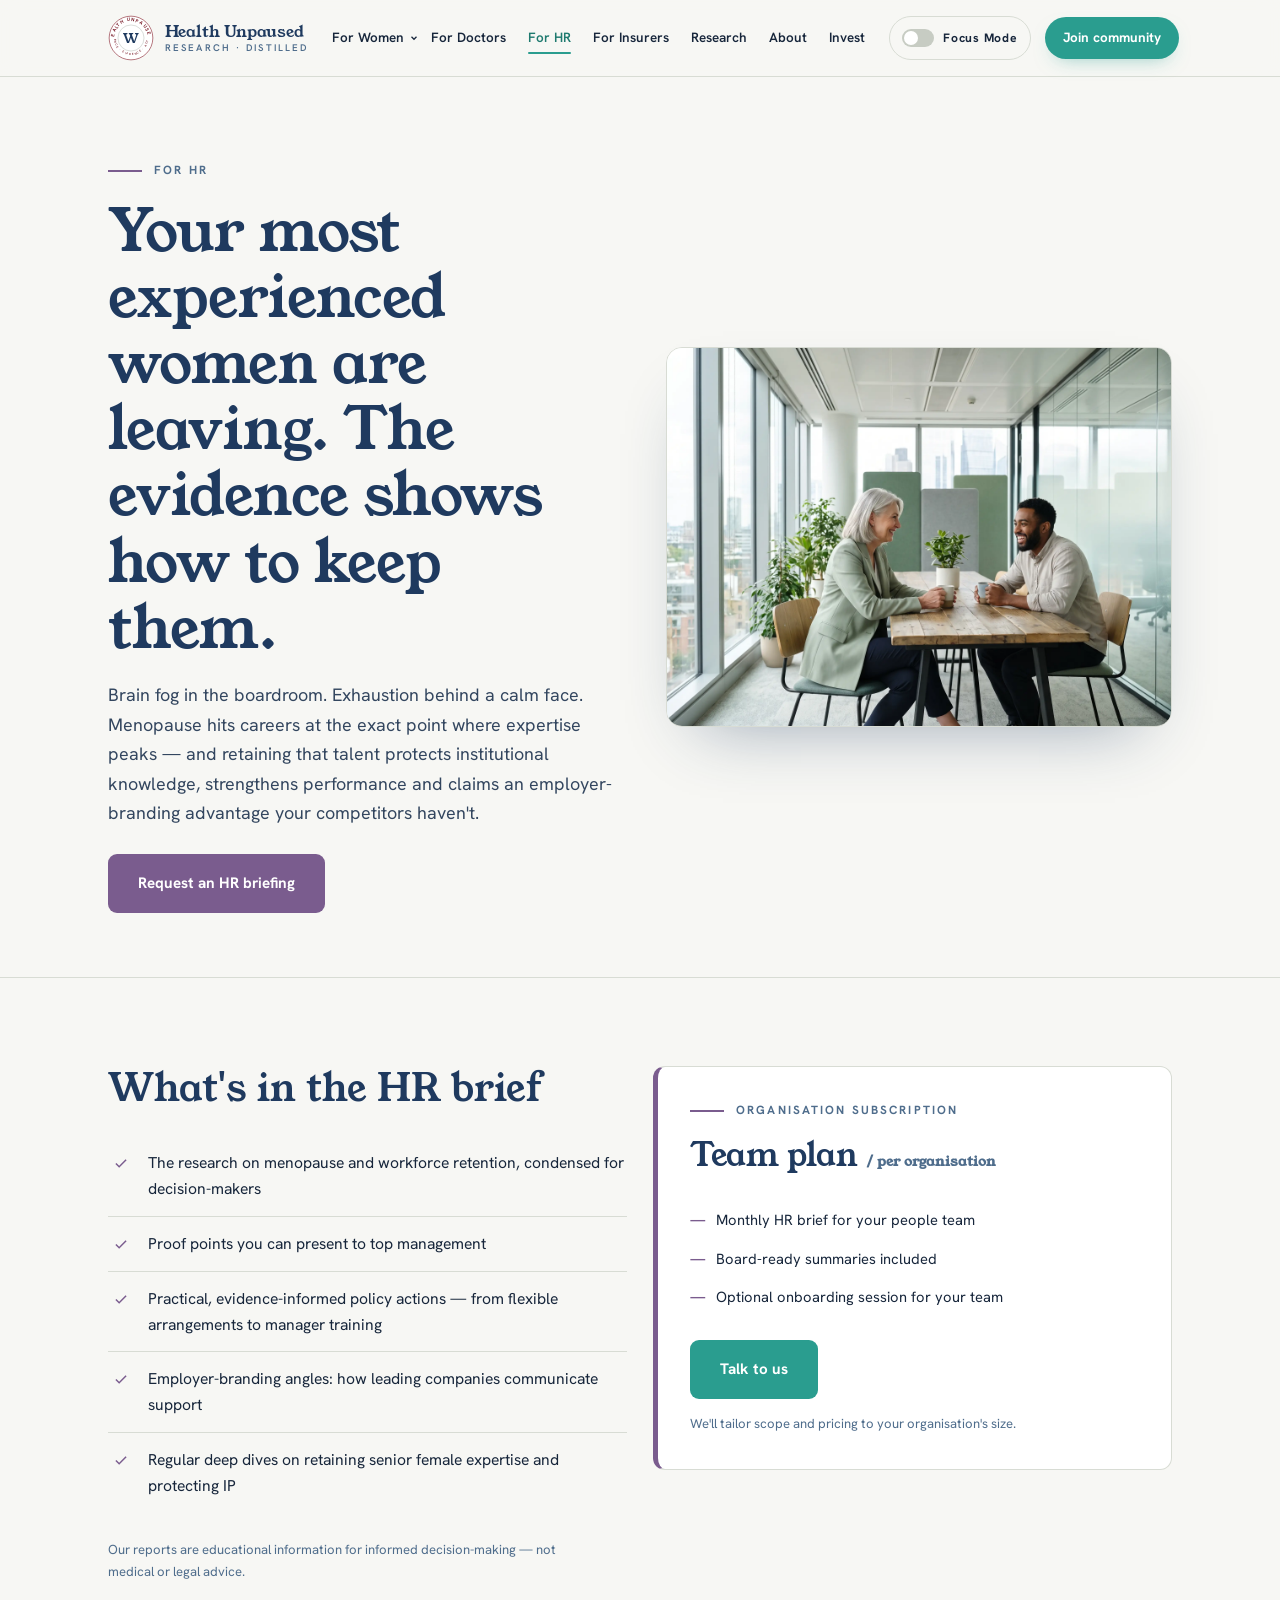
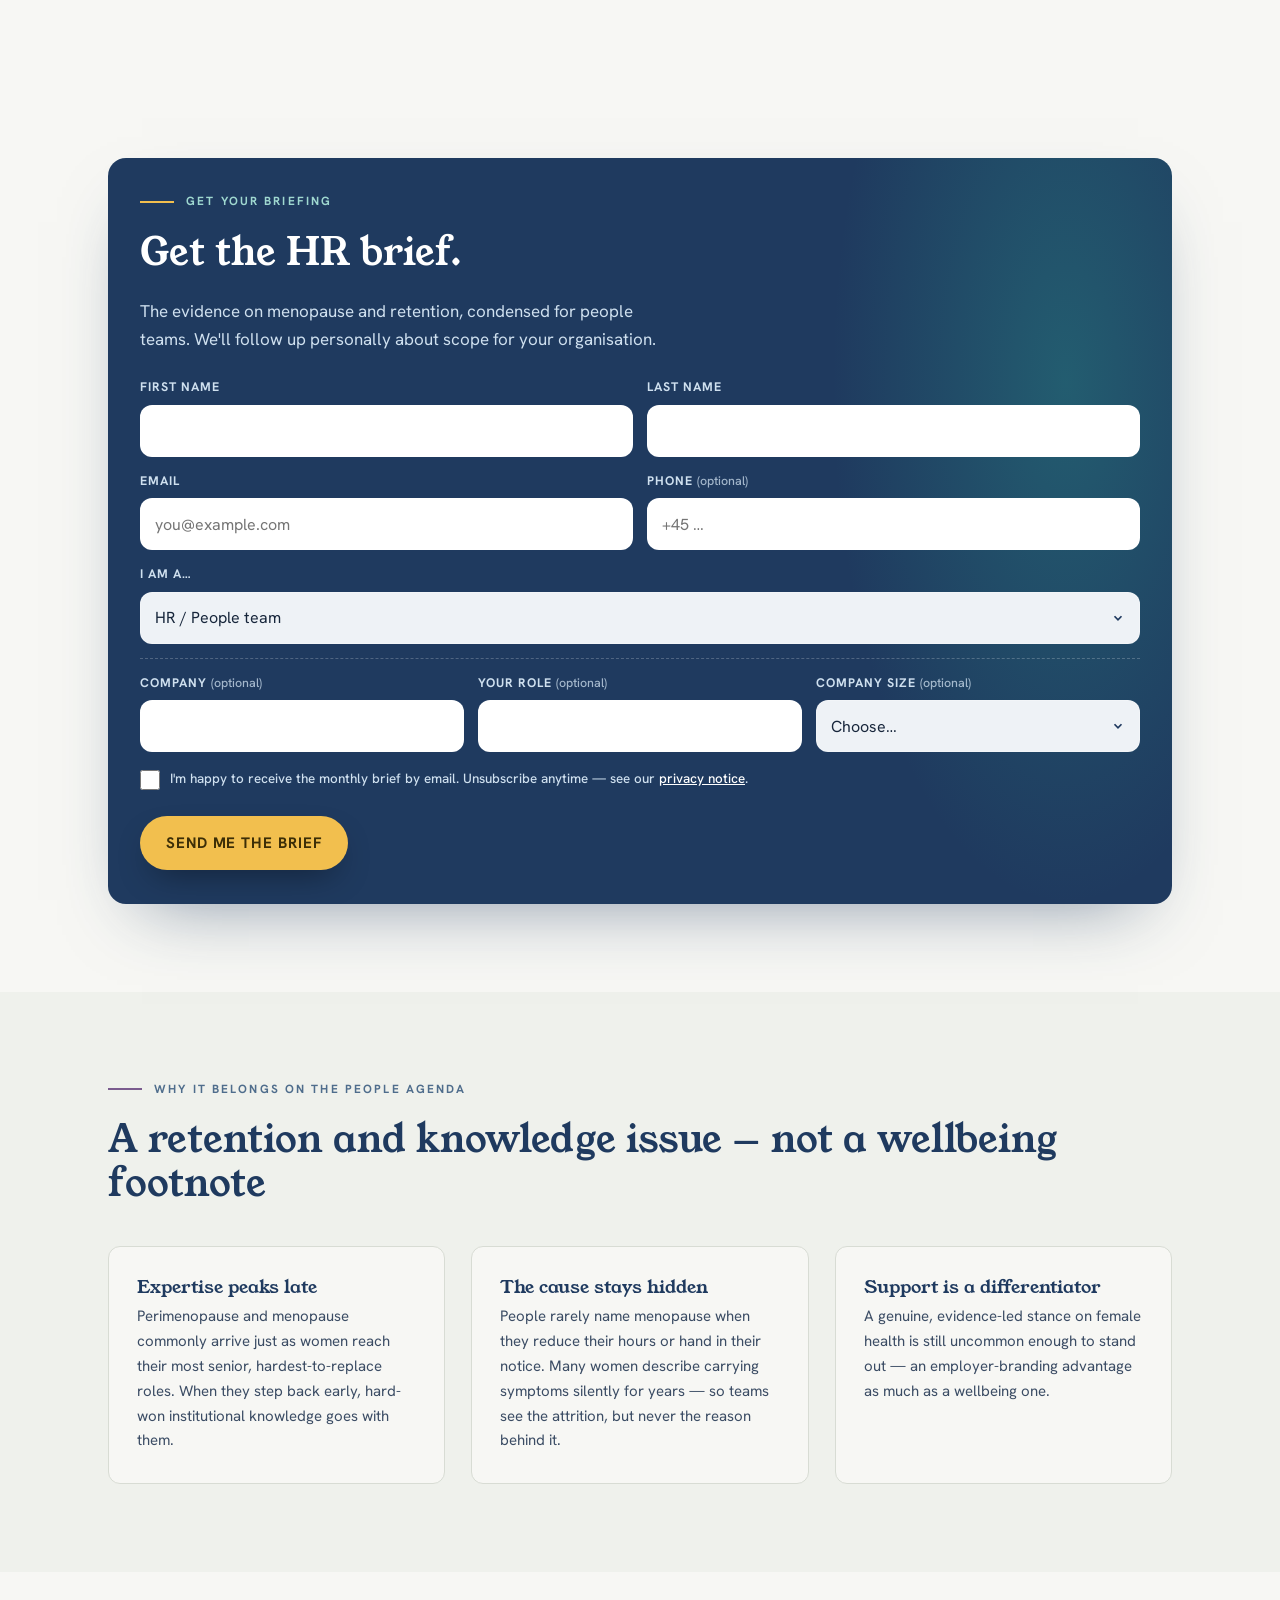
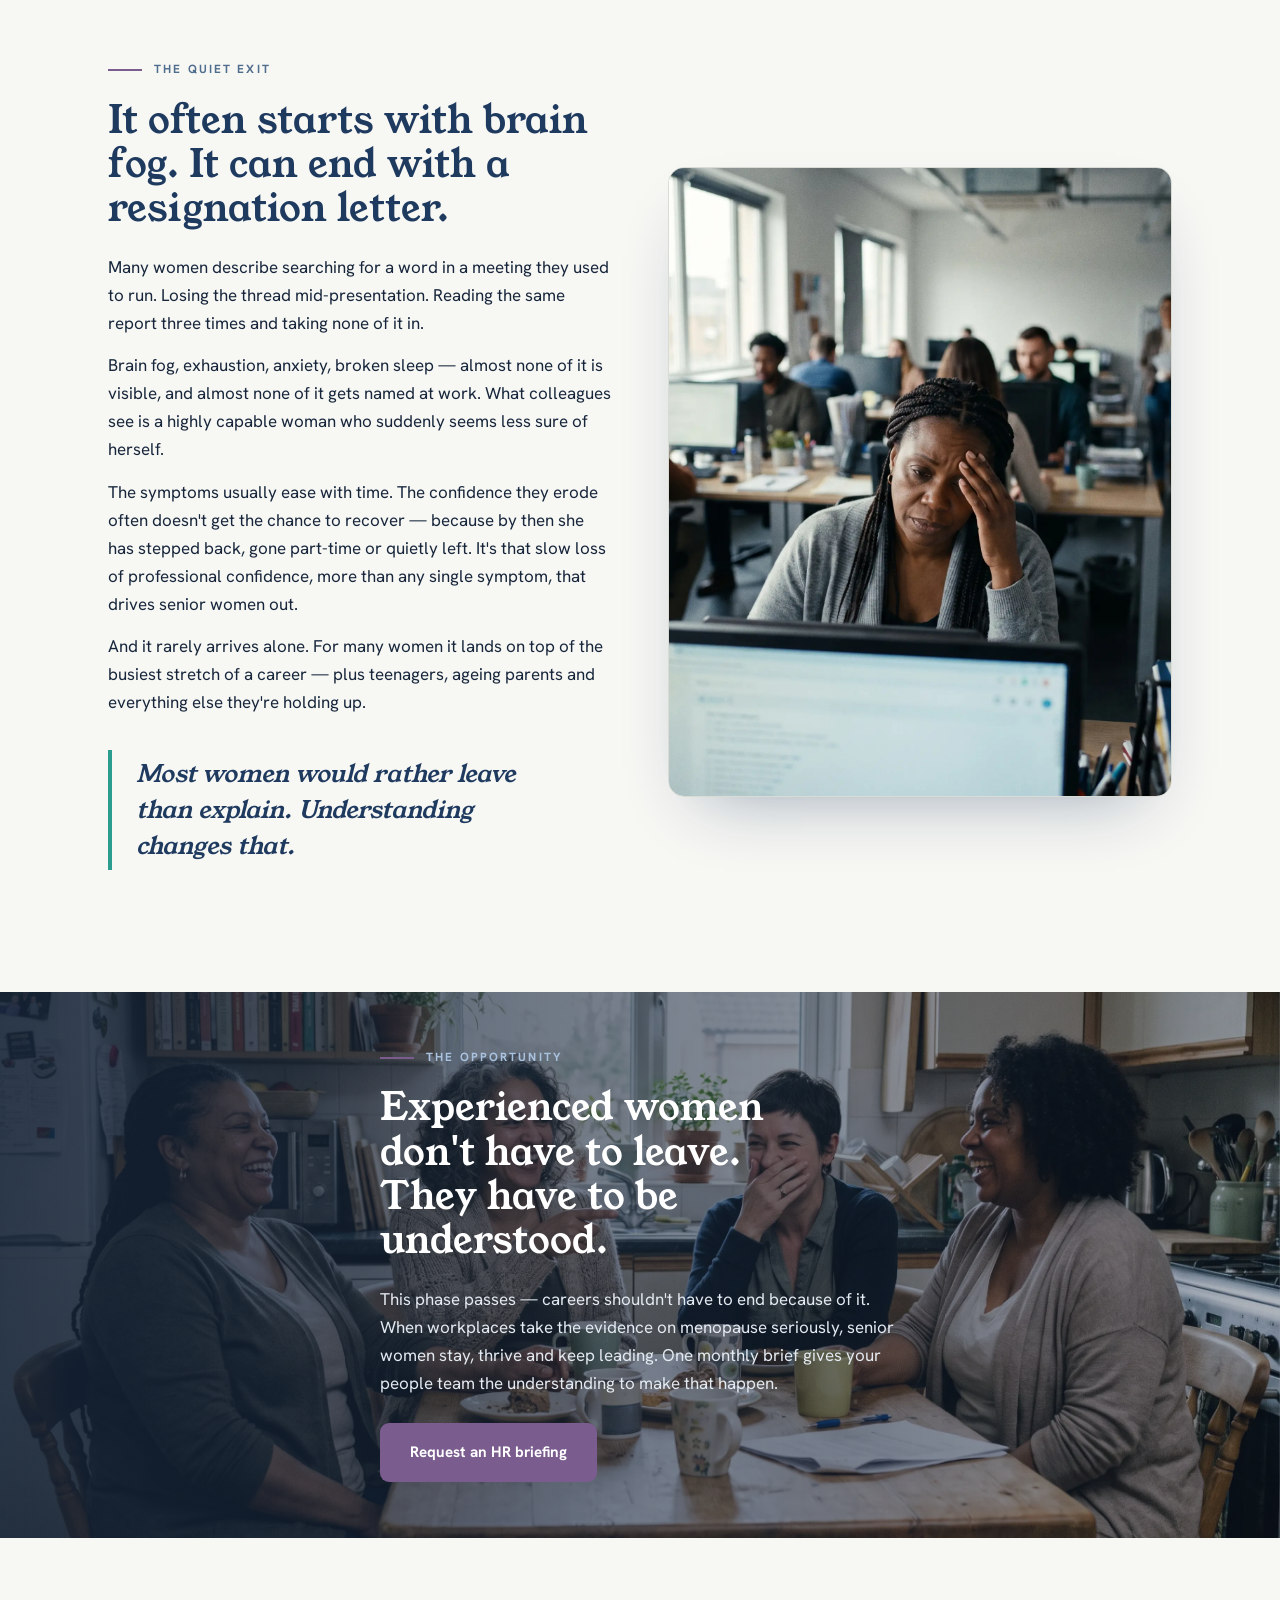
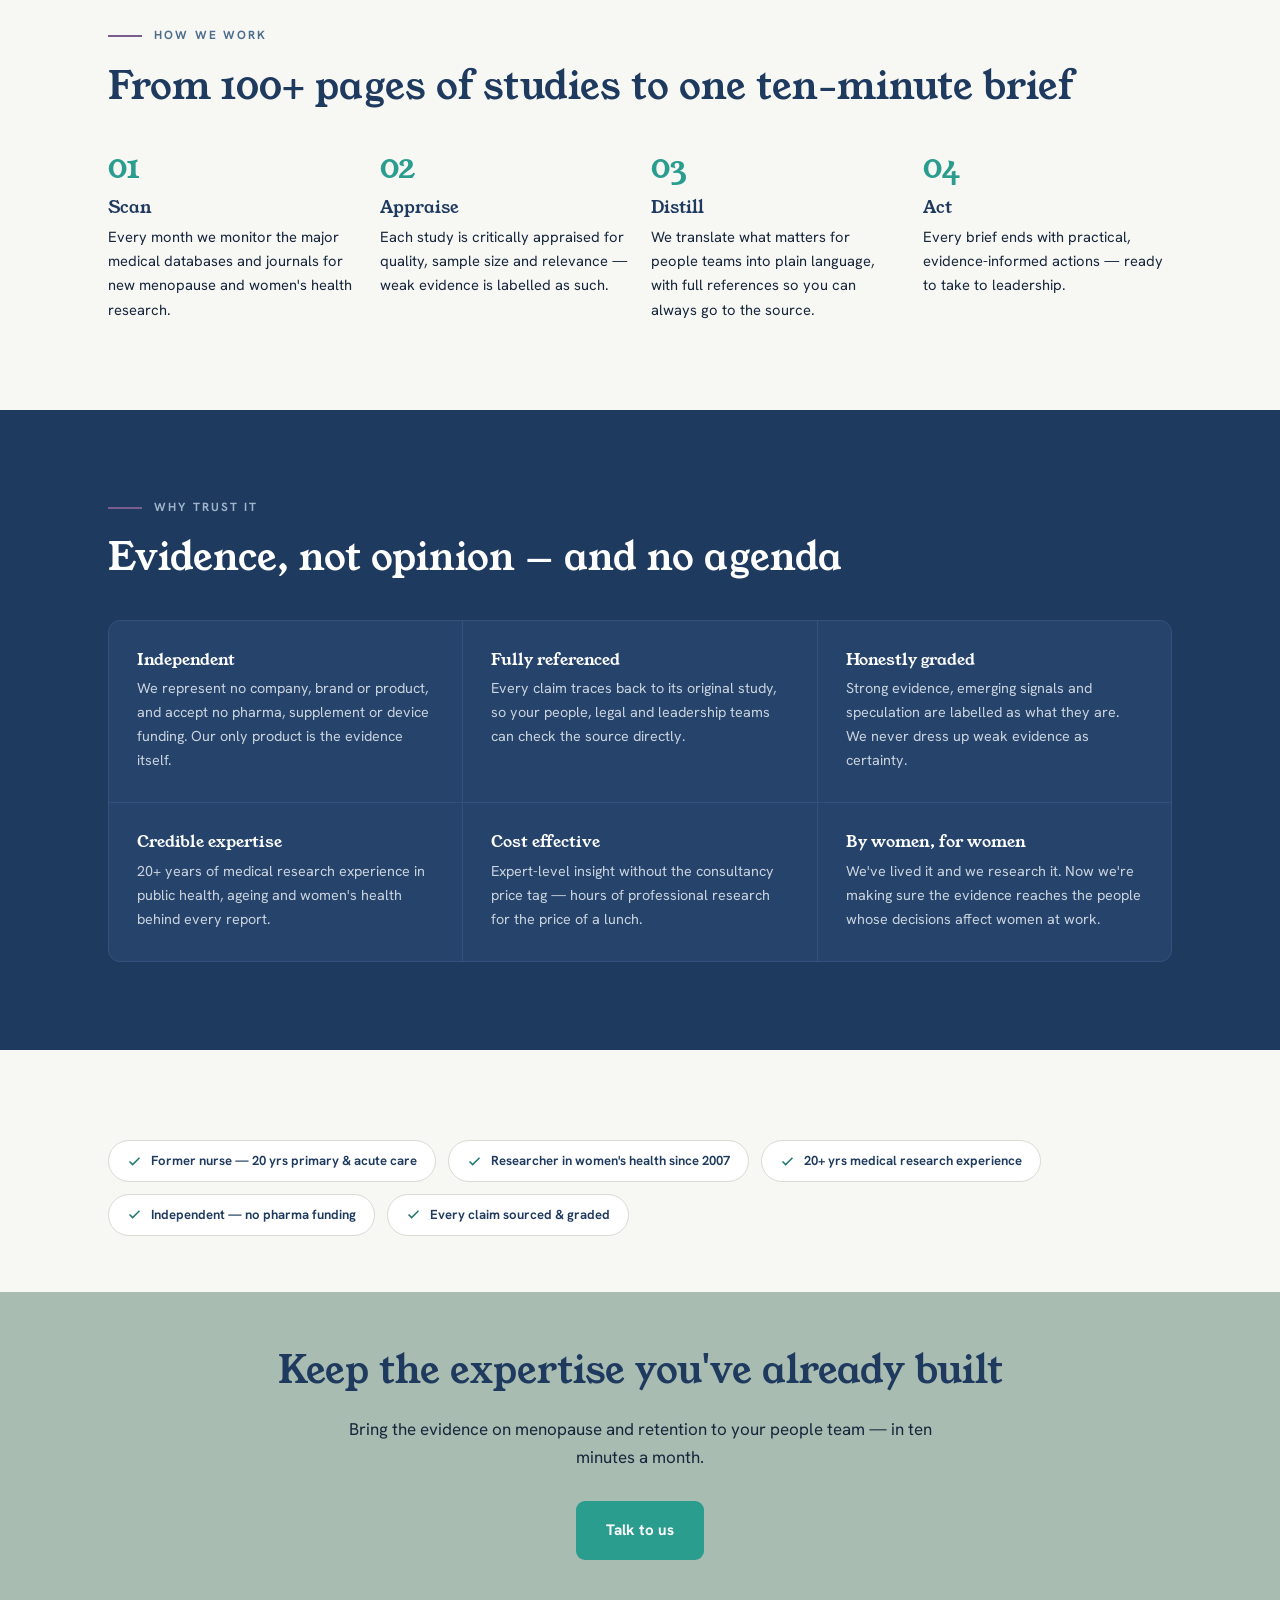
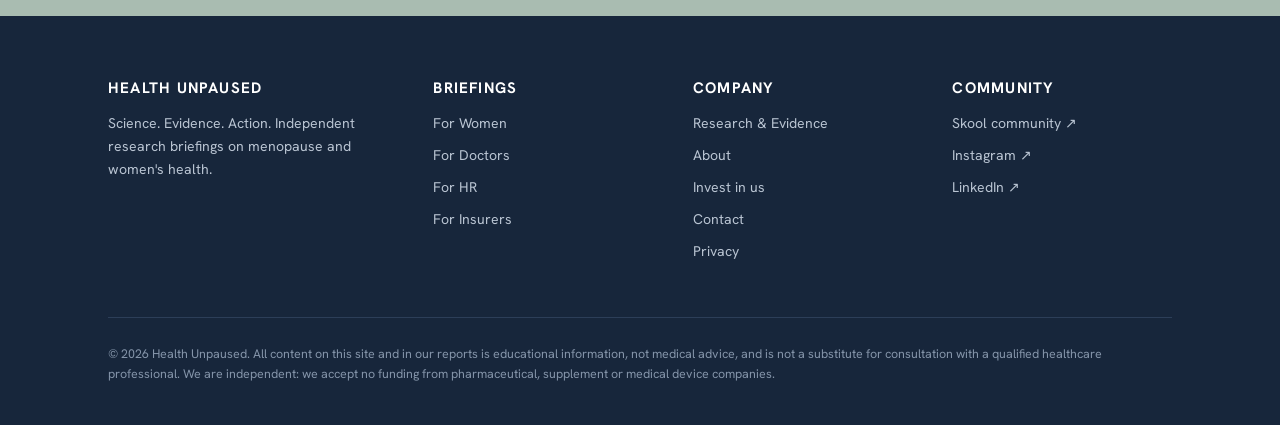
<file: for-hr.html>
<!DOCTYPE html>
<html lang="en">
<head>
<meta charset="UTF-8">
<script>document.documentElement.className+=" js";</script>
<meta name="viewport" content="width=device-width, initial-scale=1">
<meta name="robots" content="noindex, nofollow">
<title>For HR — Retain senior female talent | Health Unpaused</title>
<meta name="description" content="An independent, evidence-based monthly HR briefing on menopause and workforce retention — board-ready proof points and practical policy actions to keep your most experienced women.">
<meta name="theme-color" content="#F7F7F4">
<meta property="og:type" content="website">
<meta property="og:site_name" content="Health Unpaused">
<meta property="og:title" content="For HR — Retain senior female talent | Health Unpaused">
<meta property="og:description" content="An independent, evidence-based monthly HR briefing on menopause and workforce retention — board-ready proof points and practical policy actions to keep your most experienced women.">
<link rel="icon" href="data:image/svg+xml,%3Csvg xmlns='http://www.w3.org/2000/svg' viewBox='0 0 64 64'%3E%3Ccircle cx='32' cy='32' r='30' fill='%23fff' stroke='%238A2432' stroke-width='3'/%3E%3Ctext x='32' y='42' text-anchor='middle' font-family='Georgia,serif' font-size='30' fill='%231F3A5F'%3EW%3C/text%3E%3C/svg%3E">
<link rel="stylesheet" href="assets/css/theme.css">
<script src="assets/js/site.js" defer></script>
<script src="assets/js/signup.js" defer></script>
</head>
<body class="seg-hr">
<a class="skip-link" href="#main">Skip to content</a>

<header>
  <div class="focus-note" role="status">Focus Mode is on — a calmer, simplified view. Turn it off with the switch in the menu.</div>
  <div class="wrap nav">
    <a class="brand" href="index.html" aria-label="Health Unpaused — home">
      <svg width="50" height="50" viewBox="0 0 120 120" aria-hidden="true">
        <defs>
          <path id="arcTop" d="M 60,60 m -44,0 a 44,44 0 1,1 88,0"/>
          <path id="arcBot" d="M 60,60 m -44,0 a 44,44 0 1,0 88,0"/>
        </defs>
        <circle cx="60" cy="60" r="57" fill="#fff" stroke="#8A2432" stroke-width="1.6"/>
        <circle cx="60" cy="60" r="34" fill="none" stroke="#B9C0BA" stroke-width="1.4"/>
        <text font-family="Hanken Grotesk" font-size="12.5" font-weight="700" letter-spacing="3" fill="#7A1E2B"><textPath href="#arcTop" startOffset="50%" text-anchor="middle">HEALTH UNPAUSED</textPath></text>
        <text font-family="Hanken Grotesk" font-size="7.5" font-weight="600" letter-spacing="2" fill="#7A1E2B"><textPath href="#arcBot" startOffset="50%" text-anchor="middle">SCIENCE · EVIDENCE · ACTION</textPath></text>
        <text x="60" y="72" text-anchor="middle" font-family="Young Serif" font-size="34" fill="#1F3A5F">W</text>
      </svg>
      <span class="brand-name">Health Unpaused<small>Research · Distilled</small></span>
    </a>
    <button class="menu-btn" id="menuBtn" aria-expanded="false" aria-controls="navLinks">Menu</button>
    <nav class="nav-links" id="navLinks" aria-label="Main">
      <div class="has-sub">
        <a href="for-women.html">For Women <svg class="caret" width="10" height="10" viewBox="0 0 24 24" fill="none" stroke="currentColor" stroke-width="3" aria-hidden="true"><path d="M6 9l6 6 6-6"/></svg></a>
        <div class="sub" aria-label="For Women">
          <a href="for-women.html">Overview<small>The evidence brief &amp; what you get</small></a>
          <a href="for-women-v2.html">Women Unpaused<small>The community — let's talk about it</small></a>
        </div>
      </div>
      <a href="for-doctors.html">For Doctors</a>
      <a href="for-hr.html">For HR</a>
      <a href="for-insurance.html">For Insurers</a>
      <a href="research.html">Research</a>
      <a href="about.html">About</a>
      <a href="invest.html">Invest</a>
      <a class="nav-join-mobile" href="https://www.skool.com/women-unpaused-4360" target="_blank" rel="noopener">Join the community ↗</a>
    </nav>
    <button class="focus-toggle" id="focusToggle" aria-pressed="false" title="Focus Mode simplifies layout and typography for easier reading — helpful for ADHD, autism and dyslexia.">
      <span class="track" aria-hidden="true"><span class="knob"></span></span>
      <span class="label-txt">Focus&nbsp;Mode</span>
    </button>
    <a class="nav-cta" href="https://www.skool.com/women-unpaused-4360" target="_blank" rel="noopener">Join community</a>
  </div>
</header>

<main id="main">

  <!-- SEGMENT HERO -->
  <div class="seg-hero reveal" style="--seg:var(--seg-hr)">
    <div class="wrap">
      <div class="split">
        <div>
          <p class="eyebrow">For HR</p>
          <h1>Your most experienced women are leaving. The evidence shows how to keep them.</h1>
          <p class="lede">Brain fog in the boardroom. Exhaustion behind a calm face. Menopause hits careers at the exact point where expertise peaks — and retaining that talent protects institutional knowledge, strengthens performance and claims an employer-branding advantage your competitors haven't.</p>
          <div class="cta-row" style="margin-top:26px">
            <a class="btn primary" href="mailto:hello@healthunpaused.com?subject=HR%20briefing%20—%20Health%20Unpaused" style="background:var(--seg-hr)">Request an HR briefing</a>
          </div>
        </div>
        <div class="split-media">
          <div class="frame-img"><img src="assets/img/hr.webp" alt="A confident senior woman in a bright modern office, in conversation with a colleague" loading="eager"></div>
        </div>
      </div>
    </div>
  </div>

  <!-- WHAT'S IN THE HR BRIEF + SUBSCRIPTION -->
  <section class="block">
    <div class="wrap grid-2 reveal" style="align-items:start">
      <div>
        <h2>What's in the HR brief</h2>
        <ul class="checklist" style="--seg:var(--seg-hr)">
          <li>The research on menopause and workforce retention, condensed for decision-makers</li>
          <li>Proof points you can present to top management</li>
          <li>Practical, evidence-informed policy actions — from flexible arrangements to manager training</li>
          <li>Employer-branding angles: how leading companies communicate support</li>
          <li>Regular deep dives on retaining senior female expertise and protecting IP</li>
        </ul>
        <p class="note">Our reports are educational information for informed decision-making — not medical or legal advice.</p>
      </div>
      <div class="sub-box" style="--seg:var(--seg-hr)">
        <p class="eyebrow" style="margin-bottom:10px">Organisation subscription</p>
        <div class="price">Team plan <span class="per">/ per organisation</span></div>
        <ul>
          <li>Monthly HR brief for your people team</li>
          <li>Board-ready summaries included</li>
          <li>Optional onboarding session for your team</li>
        </ul>
        <a class="btn primary" href="mailto:hello@healthunpaused.com?subject=HR%20subscription%20—%20Health%20Unpaused">Talk to us</a>
        <p class="note">We'll tailor scope and pricing to your organisation's size.</p>
      </div>
    </div>
  </section>

  <section class="block" id="signup-section">
    <div class="wrap">
  <!-- SEGMENT SIGNUP -> Klaviyo -->
  <form class="signup reveal signup--locked" id="signup" data-signup data-segment="hr" novalidate>
        <p class="eyebrow">Get your briefing</p>
        <h2>Get the HR brief.</h2>
        <p class="signup__intro">The evidence on menopause and retention, condensed for people teams. We'll follow up personally about scope for your organisation.</p>
        <div class="signup__grid">
          <div class="f">
              <label for="signup-first_name">First name</label>
              <input id="signup-first_name" type="text" name="first_name" autocomplete="given-name" required>
            </div>
          <div class="f">
              <label for="signup-last_name">Last name</label>
              <input id="signup-last_name" type="text" name="last_name" autocomplete="family-name">
            </div>
          <div class="f">
              <label for="signup-email">Email</label>
              <input id="signup-email" type="email" name="email" autocomplete="email" placeholder="you@example.com" required>
            </div>
          <div class="f">
              <label for="signup-phone">Phone <span class="opt">(optional)</span></label>
              <input id="signup-phone" type="tel" name="phone" autocomplete="tel" placeholder="+45 …">
            </div>
          <div class="f f--full">
              <label for="signup-segment">I am a…</label>
              <select id="signup-segment" name="segment" required>
                <option value="">Choose…</option>
                <option value="women">Woman navigating menopause</option>
                <option value="doctors">Doctor / clinician</option>
                <option value="hr" selected>HR / People team</option>
                <option value="insurance">Health insurer</option>
              </select>
            </div>
          <div class="signup__extra" data-for="women" hidden>
            <div class="f">
              <label for="signup-journey_stage">Where are you in your journey? <span class="opt">(optional)</span></label>
              <select id="signup-journey_stage" name="journey_stage">
                <option value="">Choose…</option>
                <option>Perimenopause</option>
                <option>Menopause</option>
                <option>Post-menopause</option>
                <option>Not sure yet</option>
              </select>
            </div>
            <div class="f">
              <label for="signup-country">Country <span class="opt">(optional)</span></label>
              <input id="signup-country" type="text" name="country" autocomplete="country-name">
            </div>
          </div>
          <div class="signup__extra" data-for="doctors" hidden>
            <div class="f">
              <label for="signup-role">Your role <span class="opt">(optional)</span></label>
              <select id="signup-role" name="role">
                <option value="">Choose…</option>
                <option>GP / family doctor</option>
                <option>Gynaecologist</option>
                <option>Nurse / nurse practitioner</option>
                <option>Other clinician</option>
              </select>
            </div>
            <div class="f">
              <label for="signup-company">Practice / clinic <span class="opt">(optional)</span></label>
              <input id="signup-company" type="text" name="company" autocomplete="organization">
            </div>
            <div class="f">
              <label for="signup-country">Country <span class="opt">(optional)</span></label>
              <input id="signup-country" type="text" name="country" autocomplete="country-name">
            </div>
          </div>
          <div class="signup__extra" data-for="hr" hidden>
            <div class="f">
              <label for="signup-company">Company <span class="opt">(optional)</span></label>
              <input id="signup-company" type="text" name="company" autocomplete="organization">
            </div>
            <div class="f">
              <label for="signup-role">Your role <span class="opt">(optional)</span></label>
              <input id="signup-role" type="text" name="role" autocomplete="organization-title">
            </div>
            <div class="f">
              <label for="signup-company_size">Company size <span class="opt">(optional)</span></label>
              <select id="signup-company_size" name="company_size">
                <option value="">Choose…</option>
                <option>1–49</option>
                <option>50–249</option>
                <option>250–999</option>
                <option>1,000+</option>
              </select>
            </div>
          </div>
          <div class="signup__extra" data-for="insurance" hidden>
            <div class="f">
              <label for="signup-company">Company <span class="opt">(optional)</span></label>
              <input id="signup-company" type="text" name="company" autocomplete="organization">
            </div>
            <div class="f">
              <label for="signup-role">Your role <span class="opt">(optional)</span></label>
              <input id="signup-role" type="text" name="role" autocomplete="organization-title">
            </div>
            <div class="f">
              <label for="signup-country">Country <span class="opt">(optional)</span></label>
              <input id="signup-country" type="text" name="country" autocomplete="country-name">
            </div>
          </div>
        </div>
        <label class="signup__consent"><input type="checkbox" name="consent" required> <span>I'm happy to receive the monthly brief by email. Unsubscribe anytime — see our <a href="privacy.html">privacy notice</a>.</span></label>
        <button class="btn-gold signup__submit" type="submit">Send me the brief</button>
        <p class="signup__error" role="alert" hidden></p>
        <div class="signup__done" hidden></div>
  </form>
    </div>
  </section>



  <!-- WHY THIS BELONGS ON THE PEOPLE AGENDA -->
  <section class="block panel">
    <div class="wrap reveal">
      <p class="eyebrow">Why it belongs on the People agenda</p>
      <h2>A retention and knowledge issue — not a wellbeing footnote</h2>
      <div class="grid-3 stagger" style="margin-top:40px">
        <div class="card">
          <h3>Expertise peaks late</h3>
          <p>Perimenopause and menopause commonly arrive just as women reach their most senior, hardest-to-replace roles. When they step back early, hard-won institutional knowledge goes with them.</p>
        </div>
        <div class="card">
          <h3>The cause stays hidden</h3>
          <p>People rarely name menopause when they reduce their hours or hand in their notice. Many women describe carrying symptoms silently for years — so teams see the attrition, but never the reason behind it.</p>
        </div>
        <div class="card">
          <h3>Support is a differentiator</h3>
          <p>A genuine, evidence-led stance on female health is still uncommon enough to stand out — an employer-branding advantage as much as a wellbeing one.</p>
        </div>
      </div>
    </div>
  </section>

  <!-- BRAIN FOG & CONFIDENCE: the quiet exit -->
  <section class="block">
    <div class="wrap">
      <div class="split reveal">
        <div>
          <p class="eyebrow">The quiet exit</p>
          <h2>It often starts with brain fog. It can end with a resignation letter.</h2>
          <p style="margin-top:18px">Many women describe searching for a word in a meeting they used to run. Losing the thread mid-presentation. Reading the same report three times and taking none of it in.</p>
          <p style="margin-top:14px">Brain fog, exhaustion, anxiety, broken sleep — almost none of it is visible, and almost none of it gets named at work. What colleagues see is a highly capable woman who suddenly seems less sure of herself.</p>
          <p style="margin-top:14px">The symptoms usually ease with time. The confidence they erode often doesn't get the chance to recover — because by then she has stepped back, gone part-time or quietly left. It's that slow loss of professional confidence, more than any single symptom, that drives senior women out.</p>
          <p style="margin-top:14px">And it rarely arrives alone. For many women it lands on top of the busiest stretch of a career — plus teenagers, ageing parents and everything else they're holding up.</p>
          <p class="pullquote">Most women would rather leave than explain. Understanding changes that.</p>
        </div>
        <div class="split-media">
          <div class="frame-img tall"><img src="assets/img/doc/desk.webp" alt="A woman at her desk, hand pressed to her forehead, staring at the screen" loading="lazy"></div>
        </div>
      </div>
    </div>
  </section>

  <!-- IMAGE BAND: keep experienced women thriving -->
  <section class="imgband reveal" aria-label="Keep experienced women thriving at work">
    <img src="assets/img/doc/kitchen-table.webp" alt="Women of different ethnicities, ages and body shapes around a kitchen table, laughing together" data-parallax>
    <div class="wrap">
      <p class="eyebrow">The opportunity</p>
      <h2 style="max-width:20ch">Experienced women don't have to leave. They have to be understood.</h2>
      <p style="max-width:52ch;margin:16px 0 26px">This phase passes — careers shouldn't have to end because of it. When workplaces take the evidence on menopause seriously, senior women stay, thrive and keep leading. One monthly brief gives your people team the understanding to make that happen.</p>
      <a class="btn primary" href="mailto:hello@healthunpaused.com?subject=HR%20briefing%20—%20Health%20Unpaused" style="background:var(--seg-hr)">Request an HR briefing</a>
    </div>
  </section>

  <!-- HOW WE WORK -->
  <section class="block">
    <div class="wrap reveal">
      <p class="eyebrow">How we work</p>
      <h2>From 100+ pages of studies to one ten-minute brief</h2>
      <div class="grid-4 stagger" style="margin-top:44px">
        <div class="step">
          <div class="step-num">01</div>
          <h3>Scan</h3>
          <p style="font-size:.92rem">Every month we monitor the major medical databases and journals for new menopause and women's health research.</p>
        </div>
        <div class="step">
          <div class="step-num">02</div>
          <h3>Appraise</h3>
          <p style="font-size:.92rem">Each study is critically appraised for quality, sample size and relevance — weak evidence is labelled as such.</p>
        </div>
        <div class="step">
          <div class="step-num">03</div>
          <h3>Distill</h3>
          <p style="font-size:.92rem">We translate what matters for people teams into plain language, with full references so you can always go to the source.</p>
        </div>
        <div class="step">
          <div class="step-num">04</div>
          <h3>Act</h3>
          <p style="font-size:.92rem">Every brief ends with practical, evidence-informed actions — ready to take to leadership.</p>
        </div>
      </div>
    </div>
  </section>

  <!-- WHY TRUST IT (dark) -->
  <section class="block dark">
    <div class="wrap reveal">
      <p class="eyebrow">Why trust it</p>
      <h2>Evidence, not opinion — and no agenda</h2>
      <div class="usp stagger" style="margin-top:40px">
        <div><h3>Independent</h3><p>We represent no company, brand or product, and accept no pharma, supplement or device funding. Our only product is the evidence itself.</p></div>
        <div><h3>Fully referenced</h3><p>Every claim traces back to its original study, so your people, legal and leadership teams can check the source directly.</p></div>
        <div><h3>Honestly graded</h3><p>Strong evidence, emerging signals and speculation are labelled as what they are. We never dress up weak evidence as certainty.</p></div>
        <div><h3>Credible expertise</h3><p>20+ years of medical research experience in public health, ageing and women's health behind every report.</p></div>
        <div><h3>Cost effective</h3><p>Expert-level insight without the consultancy price tag — hours of professional research for the price of a lunch.</p></div>
        <div><h3>By women, for women</h3><p>We've lived it and we research it. Now we're making sure the evidence reaches the people whose decisions affect women at work.</p></div>
      </div>
    </div>
  </section>

  <!-- CREDENTIALS -->
  <section class="block tight">
    <div class="wrap">
      <div class="cred-strip reveal">
        <span><svg width="15" height="15" viewBox="0 0 24 24" fill="none" stroke-width="2.4"><path d="M20 6 9 17l-5-5"/></svg>Former nurse — 20 yrs primary &amp; acute care</span>
        <span><svg width="15" height="15" viewBox="0 0 24 24" fill="none" stroke-width="2.4"><path d="M20 6 9 17l-5-5"/></svg>Researcher in women's health since 2007</span>
        <span><svg width="15" height="15" viewBox="0 0 24 24" fill="none" stroke-width="2.4"><path d="M20 6 9 17l-5-5"/></svg>20+ yrs medical research experience</span>
        <span><svg width="15" height="15" viewBox="0 0 24 24" fill="none" stroke-width="2.4"><path d="M20 6 9 17l-5-5"/></svg>Independent — no pharma funding</span>
        <span><svg width="15" height="15" viewBox="0 0 24 24" fill="none" stroke-width="2.4"><path d="M20 6 9 17l-5-5"/></svg>Every claim sourced &amp; graded</span>
      </div>
    </div>
  </section>

  <!-- CLOSING CTA -->
  <section class="block sage tight">
    <div class="wrap reveal" style="text-align:center">
      <h2>Keep the expertise you've already built</h2>
      <p style="margin:14px auto 30px">Bring the evidence on menopause and retention to your people team — in ten minutes a month.</p>
      <a class="btn primary" href="mailto:hello@healthunpaused.com?subject=HR%20subscription%20—%20Health%20Unpaused">Talk to us</a>
    </div>
  </section>

</main>

<footer>
  <div class="wrap">
    <div class="foot-grid">
      <div>
        <h3>Health Unpaused</h3>
        <p style="max-width:32ch">Science. Evidence. Action. Independent research briefings on menopause and women's health.</p>
      </div>
      <div>
        <h3>Briefings</h3>
        <ul>
          <li><a href="for-women.html">For Women</a></li>
          <li><a href="for-doctors.html">For Doctors</a></li>
          <li><a href="for-hr.html">For HR</a></li>
          <li><a href="for-insurance.html">For Insurers</a></li>
        </ul>
      </div>
      <div>
        <h3>Company</h3>
        <ul>
          <li><a href="research.html">Research &amp; Evidence</a></li>
          <li><a href="about.html">About</a></li>
          <li><a href="invest.html">Invest in us</a></li>
          <li><a href="mailto:hello@healthunpaused.com">Contact</a></li>
          <li><a href="privacy.html">Privacy</a></li>
        </ul>
      </div>
      <div>
        <h3>Community</h3>
        <ul>
          <li><a href="https://www.skool.com/women-unpaused-4360" target="_blank" rel="noopener">Skool community ↗</a></li>
          <li><a href="https://www.instagram.com/health_unpaused/" target="_blank" rel="noopener">Instagram ↗</a></li>
          <li><a href="https://www.linkedin.com/company/health-unpaused" target="_blank" rel="noopener">LinkedIn ↗</a></li>
        </ul>
      </div>
    </div>
    <p class="disclaimer">© 2026 Health Unpaused. All content on this site and in our reports is educational information, not medical advice, and is not a substitute for consultation with a qualified healthcare professional. We are independent: we accept no funding from pharmaceutical, supplement or medical device companies.</p>
  </div>
</footer>

</body>
</html>
</file>
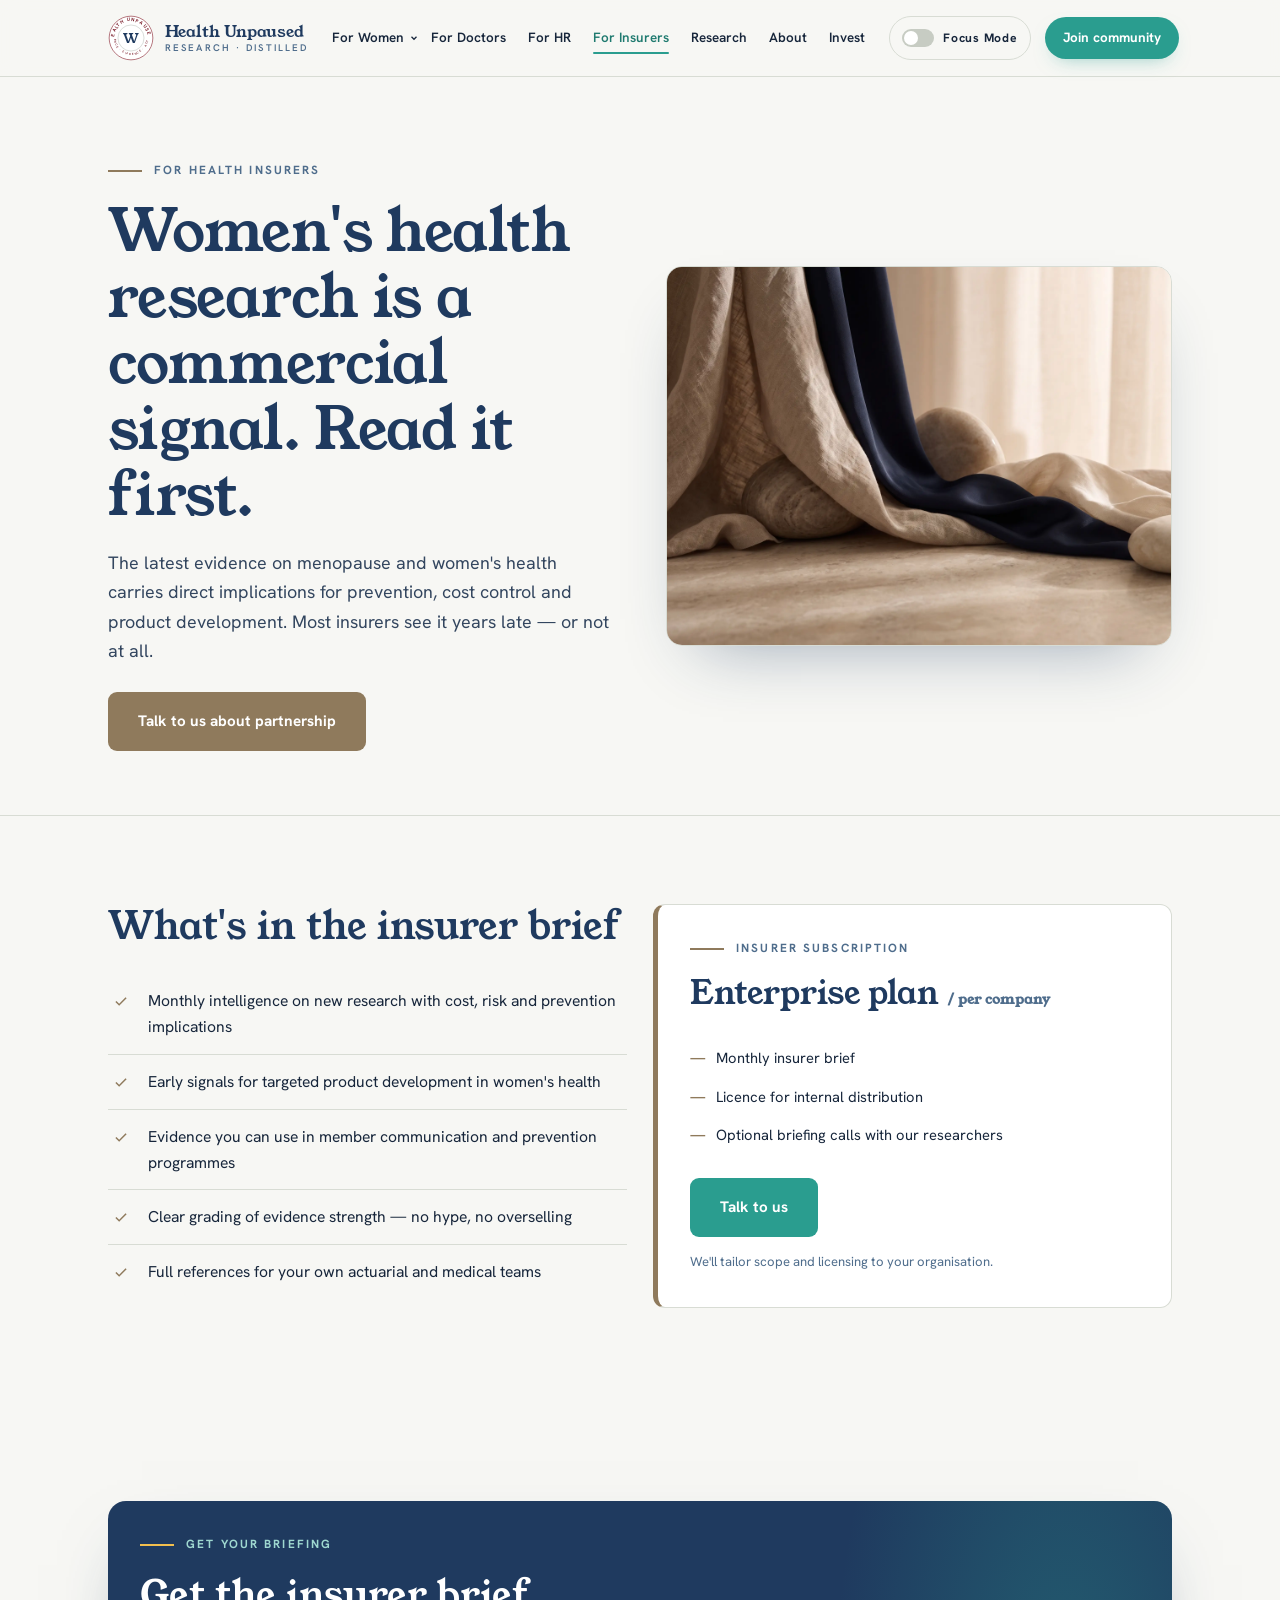
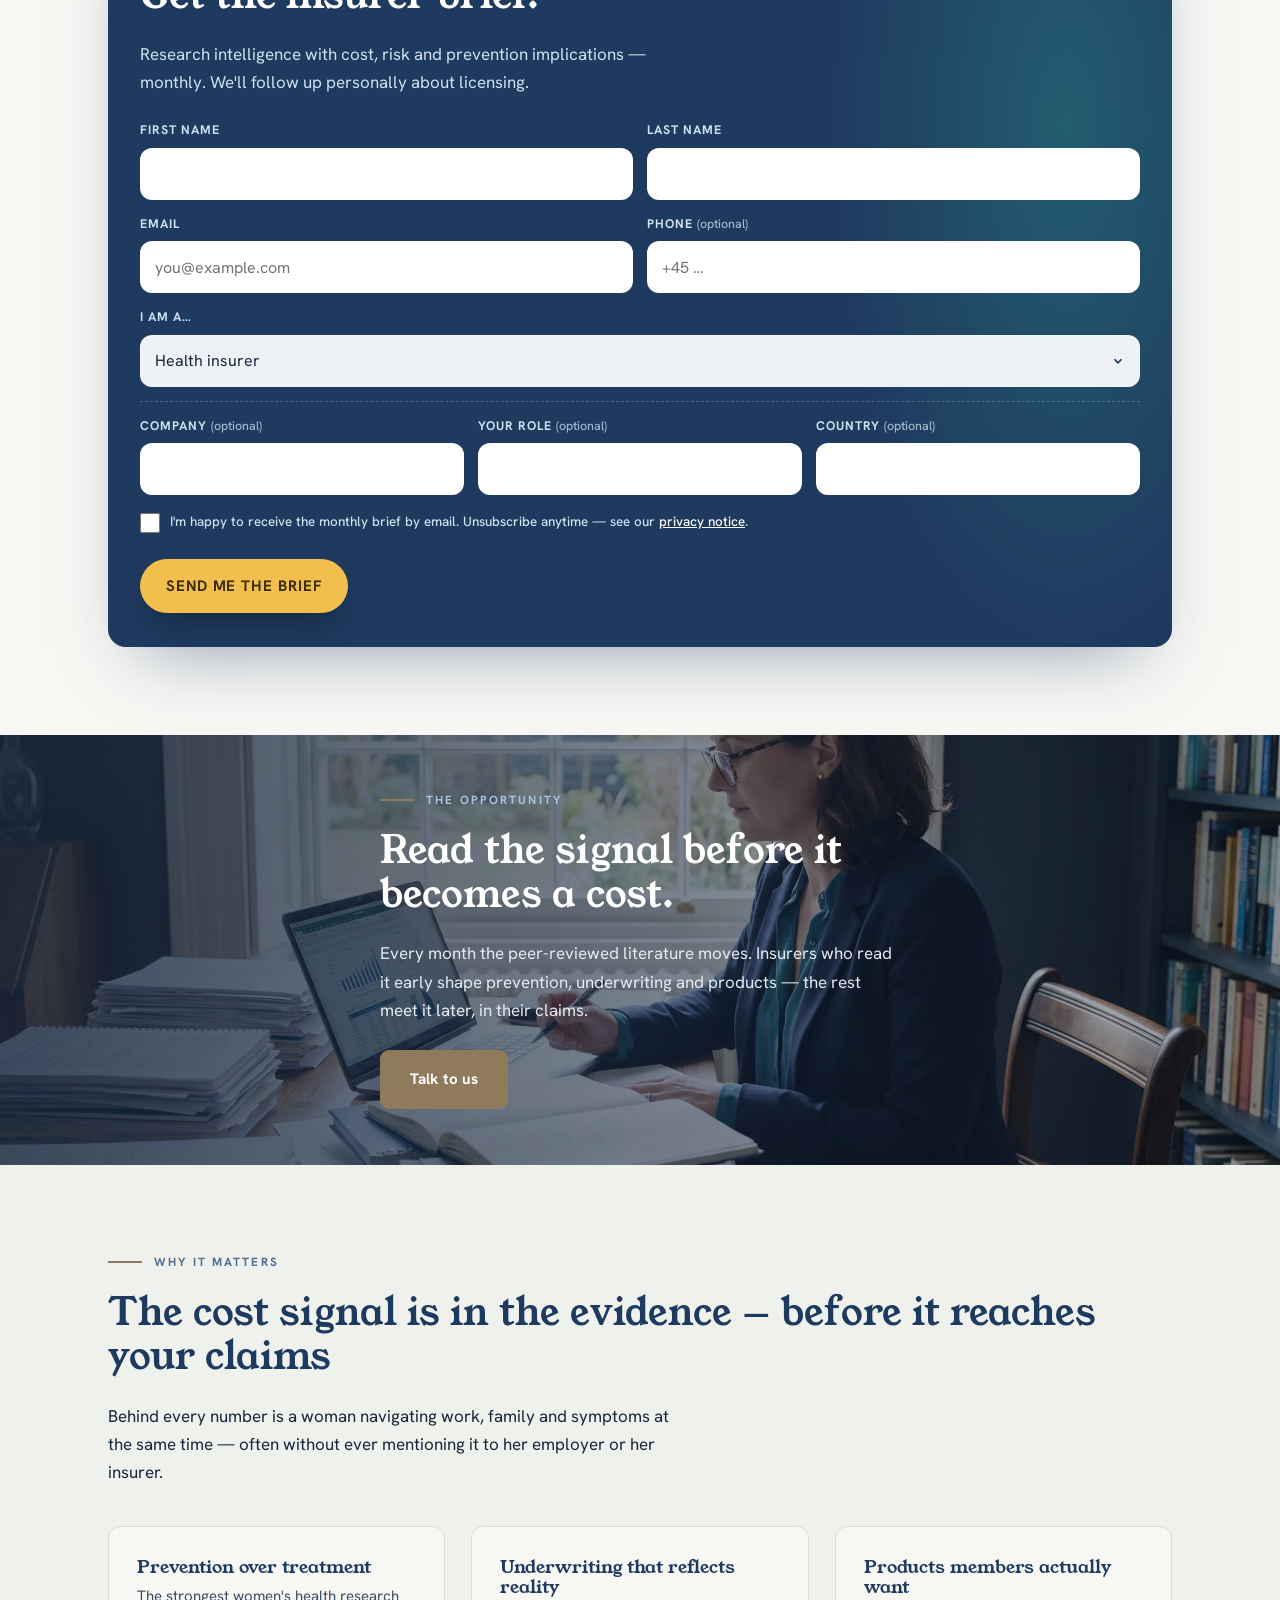
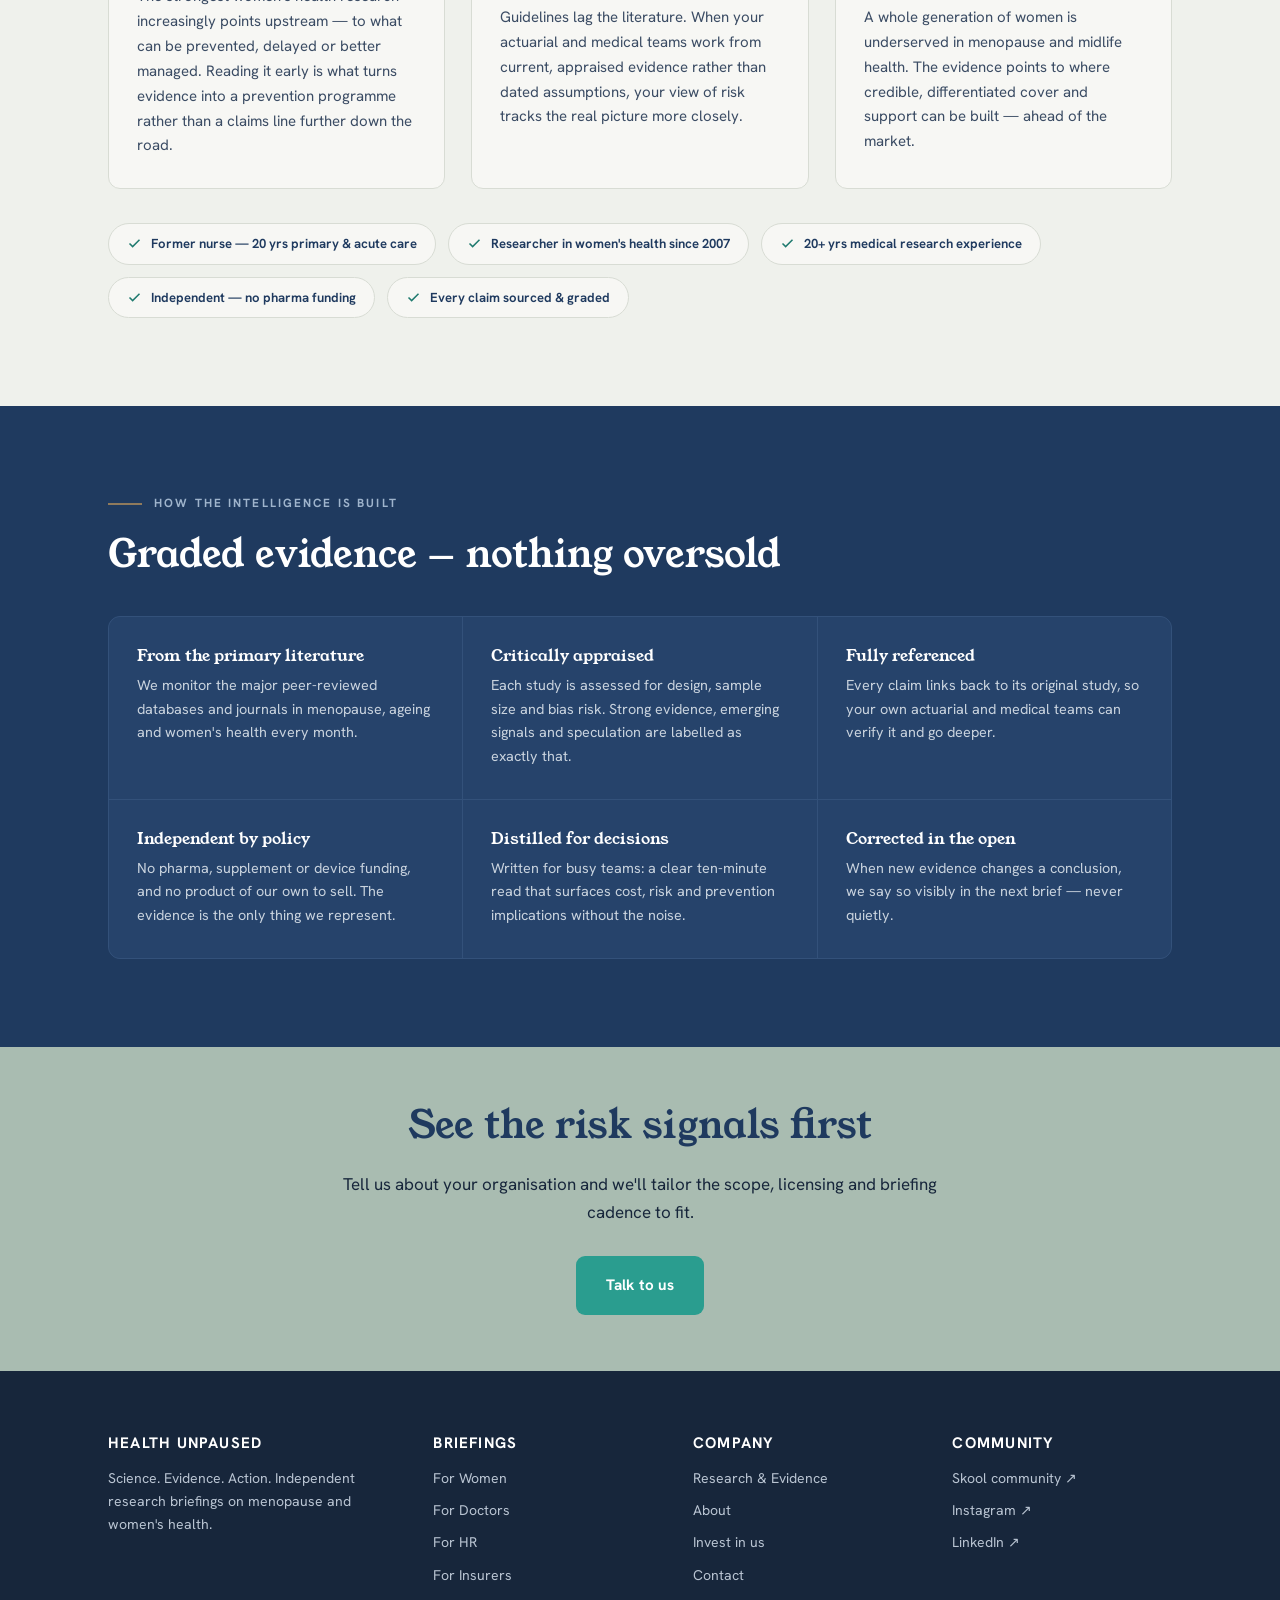
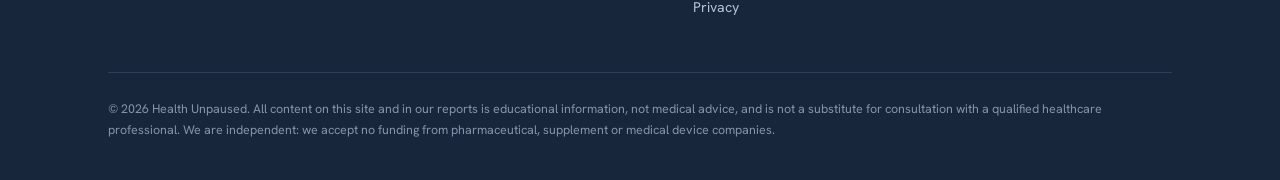
<file: for-insurance.html>
<!DOCTYPE html>
<html lang="en">
<head>
<meta charset="UTF-8">
<script>document.documentElement.className+=" js";</script>
<meta name="viewport" content="width=device-width, initial-scale=1">
<meta name="robots" content="noindex, nofollow">
<title>For Health Insurers | Health Unpaused</title>
<meta name="description" content="Monthly research intelligence on menopause and women's health for insurers — early signals for prevention, cost control and product development, every claim graded and referenced.">
<meta name="theme-color" content="#F7F7F4">
<meta property="og:type" content="website">
<meta property="og:site_name" content="Health Unpaused">
<meta property="og:title" content="For Health Insurers | Health Unpaused">
<meta property="og:description" content="Monthly research intelligence on menopause and women's health for insurers — early signals for prevention, cost control and product development, every claim graded and referenced.">
<link rel="icon" href="data:image/svg+xml,%3Csvg xmlns='http://www.w3.org/2000/svg' viewBox='0 0 64 64'%3E%3Ccircle cx='32' cy='32' r='30' fill='%23fff' stroke='%238A2432' stroke-width='3'/%3E%3Ctext x='32' y='42' text-anchor='middle' font-family='Georgia,serif' font-size='30' fill='%231F3A5F'%3EW%3C/text%3E%3C/svg%3E">
<link rel="stylesheet" href="assets/css/theme.css">
<script src="assets/js/site.js" defer></script>
<script src="assets/js/signup.js" defer></script>
</head>
<body class="seg-ins">
<a class="skip-link" href="#main">Skip to content</a>

<header>
  <div class="focus-note" role="status">Focus Mode is on — a calmer, simplified view. Turn it off with the switch in the menu.</div>
  <div class="wrap nav">
    <a class="brand" href="index.html" aria-label="Health Unpaused — home">
      <svg width="50" height="50" viewBox="0 0 120 120" aria-hidden="true">
        <defs>
          <path id="arcTop" d="M 60,60 m -44,0 a 44,44 0 1,1 88,0"/>
          <path id="arcBot" d="M 60,60 m -44,0 a 44,44 0 1,0 88,0"/>
        </defs>
        <circle cx="60" cy="60" r="57" fill="#fff" stroke="#8A2432" stroke-width="1.6"/>
        <circle cx="60" cy="60" r="34" fill="none" stroke="#B9C0BA" stroke-width="1.4"/>
        <text font-family="Hanken Grotesk" font-size="12.5" font-weight="700" letter-spacing="3" fill="#7A1E2B"><textPath href="#arcTop" startOffset="50%" text-anchor="middle">HEALTH UNPAUSED</textPath></text>
        <text font-family="Hanken Grotesk" font-size="7.5" font-weight="600" letter-spacing="2" fill="#7A1E2B"><textPath href="#arcBot" startOffset="50%" text-anchor="middle">SCIENCE · EVIDENCE · ACTION</textPath></text>
        <text x="60" y="72" text-anchor="middle" font-family="Young Serif" font-size="34" fill="#1F3A5F">W</text>
      </svg>
      <span class="brand-name">Health Unpaused<small>Research · Distilled</small></span>
    </a>
    <button class="menu-btn" id="menuBtn" aria-expanded="false" aria-controls="navLinks">Menu</button>
    <nav class="nav-links" id="navLinks" aria-label="Main">
      <div class="has-sub">
        <a href="for-women.html">For Women <svg class="caret" width="10" height="10" viewBox="0 0 24 24" fill="none" stroke="currentColor" stroke-width="3" aria-hidden="true"><path d="M6 9l6 6 6-6"/></svg></a>
        <div class="sub" aria-label="For Women">
          <a href="for-women.html">Overview<small>The evidence brief &amp; what you get</small></a>
          <a href="for-women-v2.html">Women Unpaused<small>The community — let's talk about it</small></a>
        </div>
      </div>
      <a href="for-doctors.html">For Doctors</a>
      <a href="for-hr.html">For HR</a>
      <a href="for-insurance.html">For Insurers</a>
      <a href="research.html">Research</a>
      <a href="about.html">About</a>
      <a href="invest.html">Invest</a>
      <a class="nav-join-mobile" href="https://www.skool.com/women-unpaused-4360" target="_blank" rel="noopener">Join the community ↗</a>
    </nav>
    <button class="focus-toggle" id="focusToggle" aria-pressed="false" title="Focus Mode simplifies layout and typography for easier reading — helpful for ADHD, autism and dyslexia.">
      <span class="track" aria-hidden="true"><span class="knob"></span></span>
      <span class="label-txt">Focus&nbsp;Mode</span>
    </button>
    <a class="nav-cta" href="https://www.skool.com/women-unpaused-4360" target="_blank" rel="noopener">Join community</a>
  </div>
</header>

<main id="main">

  <!-- SEGMENT HERO -->
  <div class="seg-hero reveal" style="--seg:var(--seg-ins)">
    <div class="wrap">
      <div class="split">
        <div>
          <p class="eyebrow">For Health Insurers</p>
          <h1>Women's health research is a commercial signal. Read it first.</h1>
          <p class="lede">The latest evidence on menopause and women's health carries direct implications for prevention, cost control and product development. Most insurers see it years late — or not at all.</p>
          <div class="cta-row" style="margin-top:26px">
            <a class="btn primary" href="mailto:hello@healthunpaused.com?subject=Insurer%20partnership%20—%20Health%20Unpaused" style="background:var(--seg-ins)">Talk to us about partnership</a>
          </div>
        </div>
        <div class="split-media">
          <div class="frame-img"><img src="assets/img/insurance.webp" alt="Calm, minimal composition in warm stone and navy tones" loading="eager"></div>
        </div>
      </div>
    </div>
  </div>

  <!-- WHAT'S INSIDE + SUBSCRIPTION -->
  <section class="block">
    <div class="wrap grid-2 reveal" style="align-items:start">
      <div>
        <h2>What's in the insurer brief</h2>
        <ul class="checklist" style="--seg:var(--seg-ins)">
          <li>Monthly intelligence on new research with cost, risk and prevention implications</li>
          <li>Early signals for targeted product development in women's health</li>
          <li>Evidence you can use in member communication and prevention programmes</li>
          <li>Clear grading of evidence strength — no hype, no overselling</li>
          <li>Full references for your own actuarial and medical teams</li>
        </ul>
      </div>
      <div class="sub-box" style="--seg:var(--seg-ins)">
        <p class="eyebrow" style="margin-bottom:10px">Insurer subscription</p>
        <div class="price">Enterprise plan <span class="per">/ per company</span></div>
        <ul>
          <li>Monthly insurer brief</li>
          <li>Licence for internal distribution</li>
          <li>Optional briefing calls with our researchers</li>
        </ul>
        <a class="btn primary" href="mailto:hello@healthunpaused.com?subject=Insurer%20subscription%20—%20Health%20Unpaused">Talk to us</a>
        <p class="note">We'll tailor scope and licensing to your organisation.</p>
      </div>
    </div>
  </section>

  <section class="block" id="signup-section">
    <div class="wrap">
  <!-- SEGMENT SIGNUP -> Klaviyo -->
  <form class="signup reveal signup--locked" id="signup" data-signup data-segment="insurance" novalidate>
        <p class="eyebrow">Get your briefing</p>
        <h2>Get the insurer brief.</h2>
        <p class="signup__intro">Research intelligence with cost, risk and prevention implications — monthly. We'll follow up personally about licensing.</p>
        <div class="signup__grid">
          <div class="f">
              <label for="signup-first_name">First name</label>
              <input id="signup-first_name" type="text" name="first_name" autocomplete="given-name" required>
            </div>
          <div class="f">
              <label for="signup-last_name">Last name</label>
              <input id="signup-last_name" type="text" name="last_name" autocomplete="family-name">
            </div>
          <div class="f">
              <label for="signup-email">Email</label>
              <input id="signup-email" type="email" name="email" autocomplete="email" placeholder="you@example.com" required>
            </div>
          <div class="f">
              <label for="signup-phone">Phone <span class="opt">(optional)</span></label>
              <input id="signup-phone" type="tel" name="phone" autocomplete="tel" placeholder="+45 …">
            </div>
          <div class="f f--full">
              <label for="signup-segment">I am a…</label>
              <select id="signup-segment" name="segment" required>
                <option value="">Choose…</option>
                <option value="women">Woman navigating menopause</option>
                <option value="doctors">Doctor / clinician</option>
                <option value="hr">HR / People team</option>
                <option value="insurance" selected>Health insurer</option>
              </select>
            </div>
          <div class="signup__extra" data-for="women" hidden>
            <div class="f">
              <label for="signup-journey_stage">Where are you in your journey? <span class="opt">(optional)</span></label>
              <select id="signup-journey_stage" name="journey_stage">
                <option value="">Choose…</option>
                <option>Perimenopause</option>
                <option>Menopause</option>
                <option>Post-menopause</option>
                <option>Not sure yet</option>
              </select>
            </div>
            <div class="f">
              <label for="signup-country">Country <span class="opt">(optional)</span></label>
              <input id="signup-country" type="text" name="country" autocomplete="country-name">
            </div>
          </div>
          <div class="signup__extra" data-for="doctors" hidden>
            <div class="f">
              <label for="signup-role">Your role <span class="opt">(optional)</span></label>
              <select id="signup-role" name="role">
                <option value="">Choose…</option>
                <option>GP / family doctor</option>
                <option>Gynaecologist</option>
                <option>Nurse / nurse practitioner</option>
                <option>Other clinician</option>
              </select>
            </div>
            <div class="f">
              <label for="signup-company">Practice / clinic <span class="opt">(optional)</span></label>
              <input id="signup-company" type="text" name="company" autocomplete="organization">
            </div>
            <div class="f">
              <label for="signup-country">Country <span class="opt">(optional)</span></label>
              <input id="signup-country" type="text" name="country" autocomplete="country-name">
            </div>
          </div>
          <div class="signup__extra" data-for="hr" hidden>
            <div class="f">
              <label for="signup-company">Company <span class="opt">(optional)</span></label>
              <input id="signup-company" type="text" name="company" autocomplete="organization">
            </div>
            <div class="f">
              <label for="signup-role">Your role <span class="opt">(optional)</span></label>
              <input id="signup-role" type="text" name="role" autocomplete="organization-title">
            </div>
            <div class="f">
              <label for="signup-company_size">Company size <span class="opt">(optional)</span></label>
              <select id="signup-company_size" name="company_size">
                <option value="">Choose…</option>
                <option>1–49</option>
                <option>50–249</option>
                <option>250–999</option>
                <option>1,000+</option>
              </select>
            </div>
          </div>
          <div class="signup__extra" data-for="insurance" hidden>
            <div class="f">
              <label for="signup-company">Company <span class="opt">(optional)</span></label>
              <input id="signup-company" type="text" name="company" autocomplete="organization">
            </div>
            <div class="f">
              <label for="signup-role">Your role <span class="opt">(optional)</span></label>
              <input id="signup-role" type="text" name="role" autocomplete="organization-title">
            </div>
            <div class="f">
              <label for="signup-country">Country <span class="opt">(optional)</span></label>
              <input id="signup-country" type="text" name="country" autocomplete="country-name">
            </div>
          </div>
        </div>
        <label class="signup__consent"><input type="checkbox" name="consent" required> <span>I'm happy to receive the monthly brief by email. Unsubscribe anytime — see our <a href="privacy.html">privacy notice</a>.</span></label>
        <button class="btn-gold signup__submit" type="submit">Send me the brief</button>
        <p class="signup__error" role="alert" hidden></p>
        <div class="signup__done" hidden></div>
  </form>
    </div>
  </section>



  <!-- IMAGE BAND: read the signal early -->
  <section class="imgband reveal" aria-label="Read the signal early">
    <img src="assets/img/research.webp" alt="A researcher working through printed studies and notes at a desk" data-parallax>
    <div class="wrap">
      <p class="eyebrow">The opportunity</p>
      <h2 style="max-width:22ch">Read the signal before it becomes a cost.</h2>
      <p style="max-width:52ch;margin:16px 0 26px">Every month the peer-reviewed literature moves. Insurers who read it early shape prevention, underwriting and products — the rest meet it later, in their claims.</p>
      <a class="btn primary" href="mailto:hello@healthunpaused.com?subject=Insurer%20partnership%20—%20Health%20Unpaused" style="background:var(--seg-ins)">Talk to us</a>
    </div>
  </section>

  <!-- WHY IT MATTERS — PREVENTION / COST SIGNAL -->
  <section class="block panel">
    <div class="wrap reveal">
      <p class="eyebrow">Why it matters</p>
      <h2>The cost signal is in the evidence — before it reaches your claims</h2>
      <p style="margin-top:14px;max-width:58ch">Behind every number is a woman navigating work, family and symptoms at the same time — often without ever mentioning it to her employer or her insurer.</p>
      <div class="grid-3 stagger" style="margin-top:40px">
        <div class="card">
          <h3>Prevention over treatment</h3>
          <p>The strongest women's health research increasingly points upstream — to what can be prevented, delayed or better managed. Reading it early is what turns evidence into a prevention programme rather than a claims line further down the road.</p>
        </div>
        <div class="card">
          <h3>Underwriting that reflects reality</h3>
          <p>Guidelines lag the literature. When your actuarial and medical teams work from current, appraised evidence rather than dated assumptions, your view of risk tracks the real picture more closely.</p>
        </div>
        <div class="card">
          <h3>Products members actually want</h3>
          <p>A whole generation of women is underserved in menopause and midlife health. The evidence points to where credible, differentiated cover and support can be built — ahead of the market.</p>
        </div>
      </div>
      <div class="cred-strip reveal">
        <span><svg width="15" height="15" viewBox="0 0 24 24" fill="none" stroke-width="2.4"><path d="M20 6 9 17l-5-5"/></svg>Former nurse — 20 yrs primary &amp; acute care</span>
        <span><svg width="15" height="15" viewBox="0 0 24 24" fill="none" stroke-width="2.4"><path d="M20 6 9 17l-5-5"/></svg>Researcher in women's health since 2007</span>
        <span><svg width="15" height="15" viewBox="0 0 24 24" fill="none" stroke-width="2.4"><path d="M20 6 9 17l-5-5"/></svg>20+ yrs medical research experience</span>
        <span><svg width="15" height="15" viewBox="0 0 24 24" fill="none" stroke-width="2.4"><path d="M20 6 9 17l-5-5"/></svg>Independent — no pharma funding</span>
        <span><svg width="15" height="15" viewBox="0 0 24 24" fill="none" stroke-width="2.4"><path d="M20 6 9 17l-5-5"/></svg>Every claim sourced &amp; graded</span>
      </div>
    </div>
  </section>

  <!-- HOW THE INTELLIGENCE IS BUILT (dark) -->
  <section class="block dark">
    <div class="wrap reveal">
      <p class="eyebrow">How the intelligence is built</p>
      <h2>Graded evidence — nothing oversold</h2>
      <div class="usp stagger" style="margin-top:40px">
        <div><h3>From the primary literature</h3><p>We monitor the major peer-reviewed databases and journals in menopause, ageing and women's health every month.</p></div>
        <div><h3>Critically appraised</h3><p>Each study is assessed for design, sample size and bias risk. Strong evidence, emerging signals and speculation are labelled as exactly that.</p></div>
        <div><h3>Fully referenced</h3><p>Every claim links back to its original study, so your own actuarial and medical teams can verify it and go deeper.</p></div>
        <div><h3>Independent by policy</h3><p>No pharma, supplement or device funding, and no product of our own to sell. The evidence is the only thing we represent.</p></div>
        <div><h3>Distilled for decisions</h3><p>Written for busy teams: a clear ten-minute read that surfaces cost, risk and prevention implications without the noise.</p></div>
        <div><h3>Corrected in the open</h3><p>When new evidence changes a conclusion, we say so visibly in the next brief — never quietly.</p></div>
      </div>
    </div>
  </section>

  <!-- CLOSING CTA -->
  <section class="block sage tight">
    <div class="wrap reveal" style="text-align:center">
      <h2>See the risk signals first</h2>
      <p style="margin:14px auto 30px">Tell us about your organisation and we'll tailor the scope, licensing and briefing cadence to fit.</p>
      <a class="btn primary" href="mailto:hello@healthunpaused.com?subject=Insurer%20subscription%20—%20Health%20Unpaused">Talk to us</a>
    </div>
  </section>

</main>

<footer>
  <div class="wrap">
    <div class="foot-grid">
      <div>
        <h3>Health Unpaused</h3>
        <p style="max-width:32ch">Science. Evidence. Action. Independent research briefings on menopause and women's health.</p>
      </div>
      <div>
        <h3>Briefings</h3>
        <ul>
          <li><a href="for-women.html">For Women</a></li>
          <li><a href="for-doctors.html">For Doctors</a></li>
          <li><a href="for-hr.html">For HR</a></li>
          <li><a href="for-insurance.html">For Insurers</a></li>
        </ul>
      </div>
      <div>
        <h3>Company</h3>
        <ul>
          <li><a href="research.html">Research &amp; Evidence</a></li>
          <li><a href="about.html">About</a></li>
          <li><a href="invest.html">Invest in us</a></li>
          <li><a href="mailto:hello@healthunpaused.com">Contact</a></li>
          <li><a href="privacy.html">Privacy</a></li>
        </ul>
      </div>
      <div>
        <h3>Community</h3>
        <ul>
          <li><a href="https://www.skool.com/women-unpaused-4360" target="_blank" rel="noopener">Skool community ↗</a></li>
          <li><a href="https://www.instagram.com/health_unpaused/" target="_blank" rel="noopener">Instagram ↗</a></li>
          <li><a href="https://www.linkedin.com/company/health-unpaused" target="_blank" rel="noopener">LinkedIn ↗</a></li>
        </ul>
      </div>
    </div>
    <p class="disclaimer">© 2026 Health Unpaused. All content on this site and in our reports is educational information, not medical advice, and is not a substitute for consultation with a qualified healthcare professional. We are independent: we accept no funding from pharmaceutical, supplement or medical device companies.</p>
  </div>
</footer>

</body>
</html>
</file>
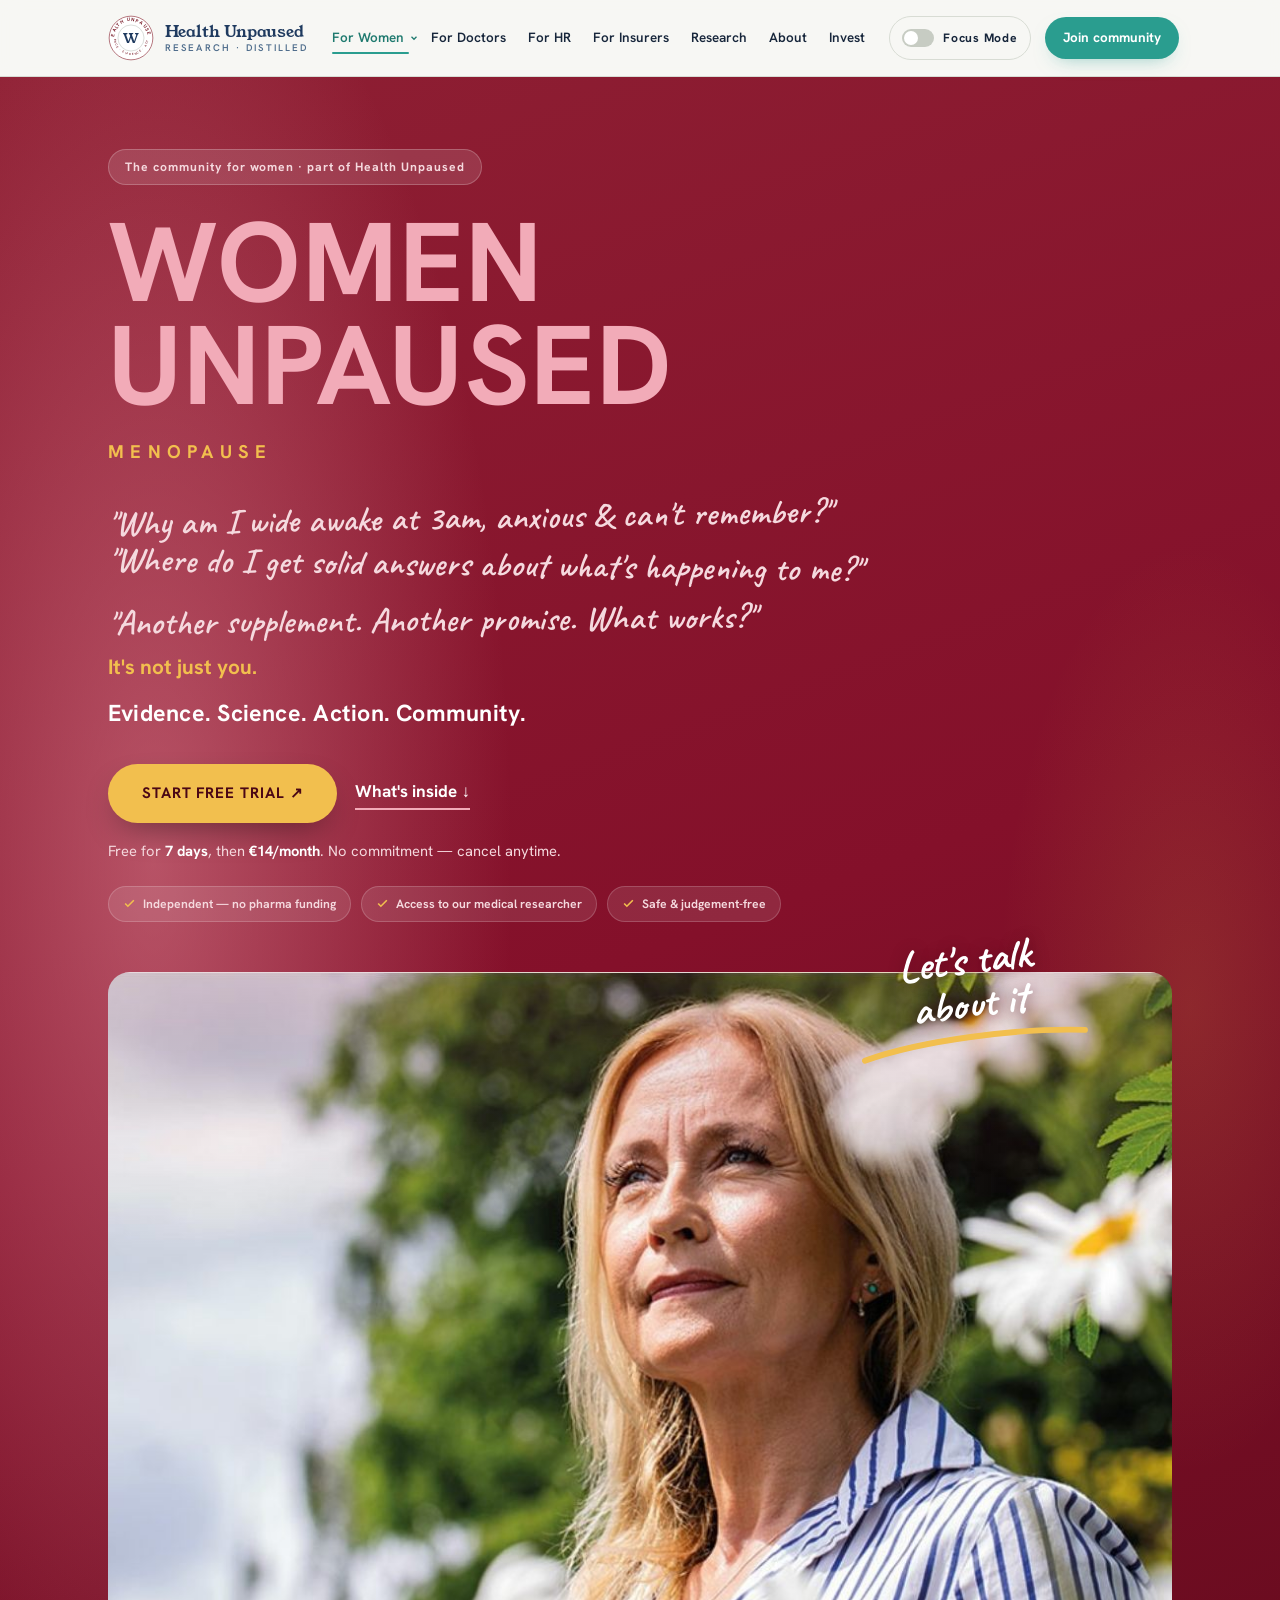
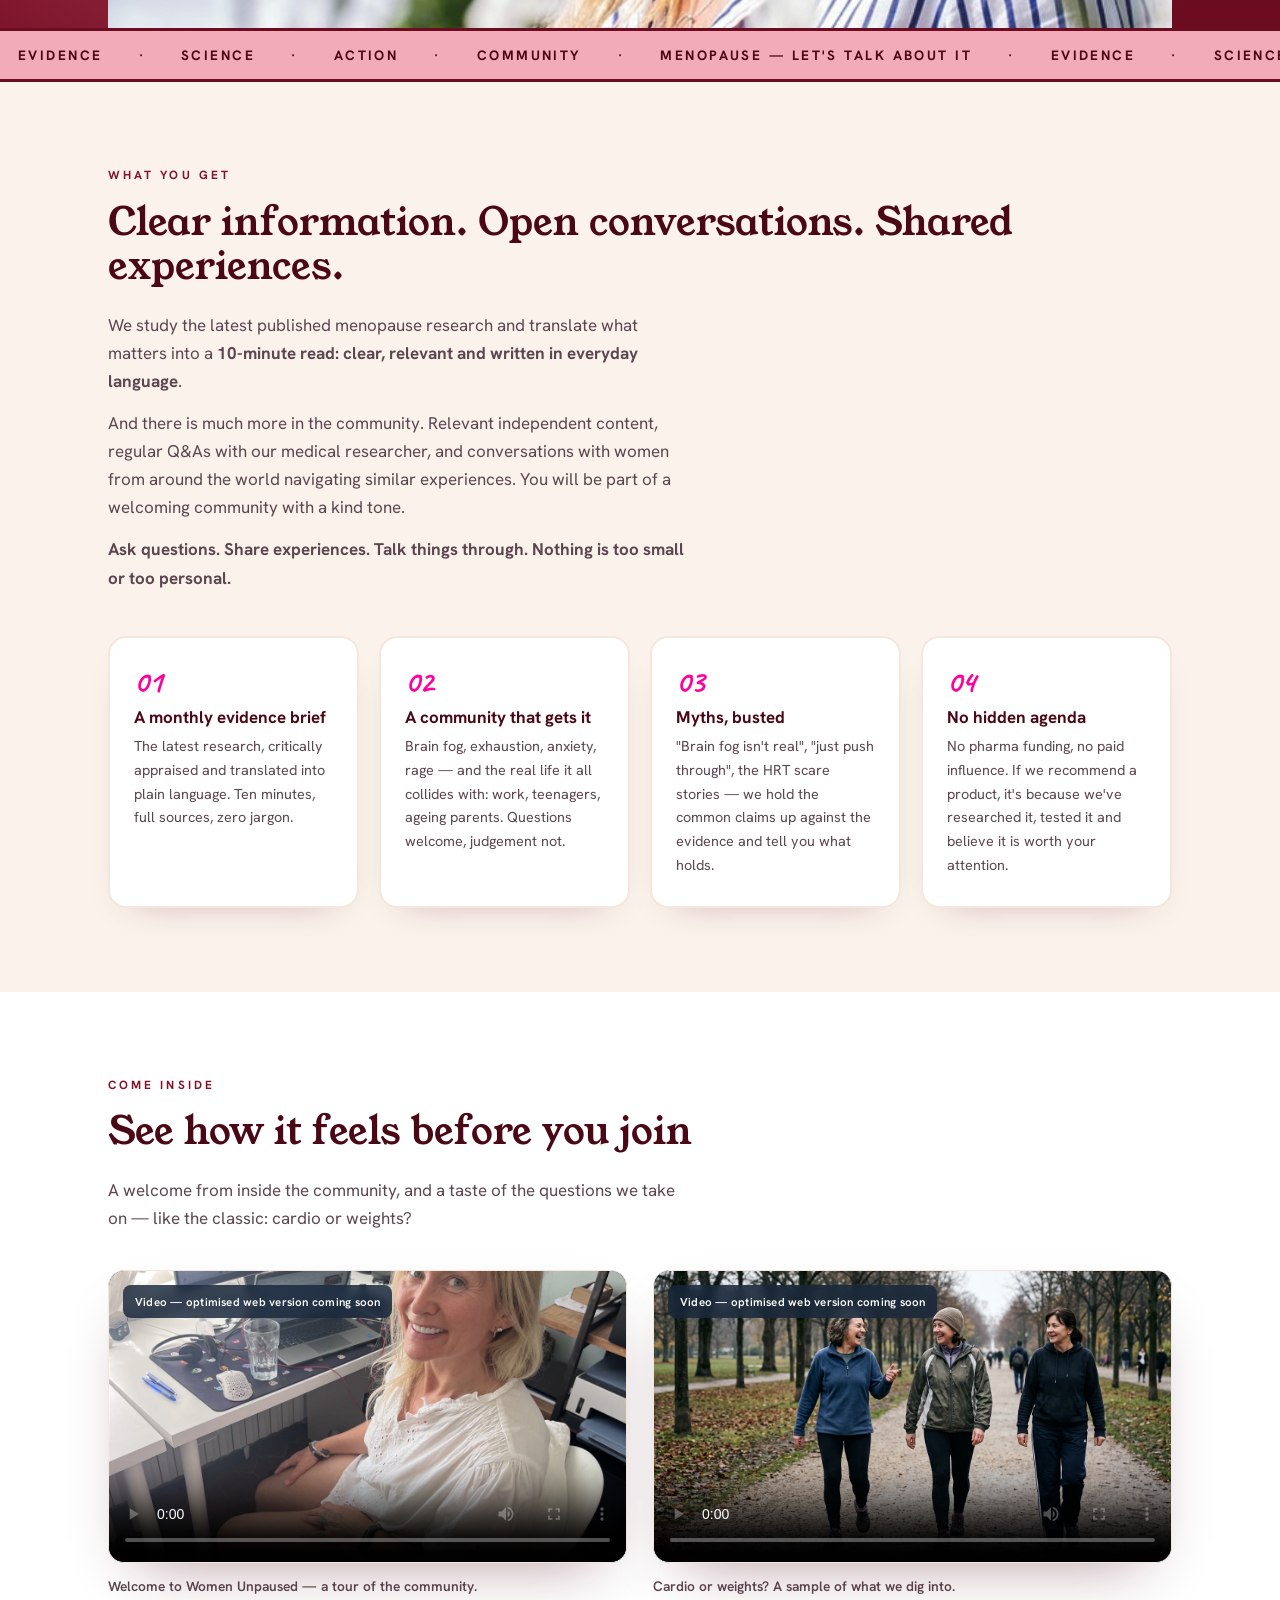
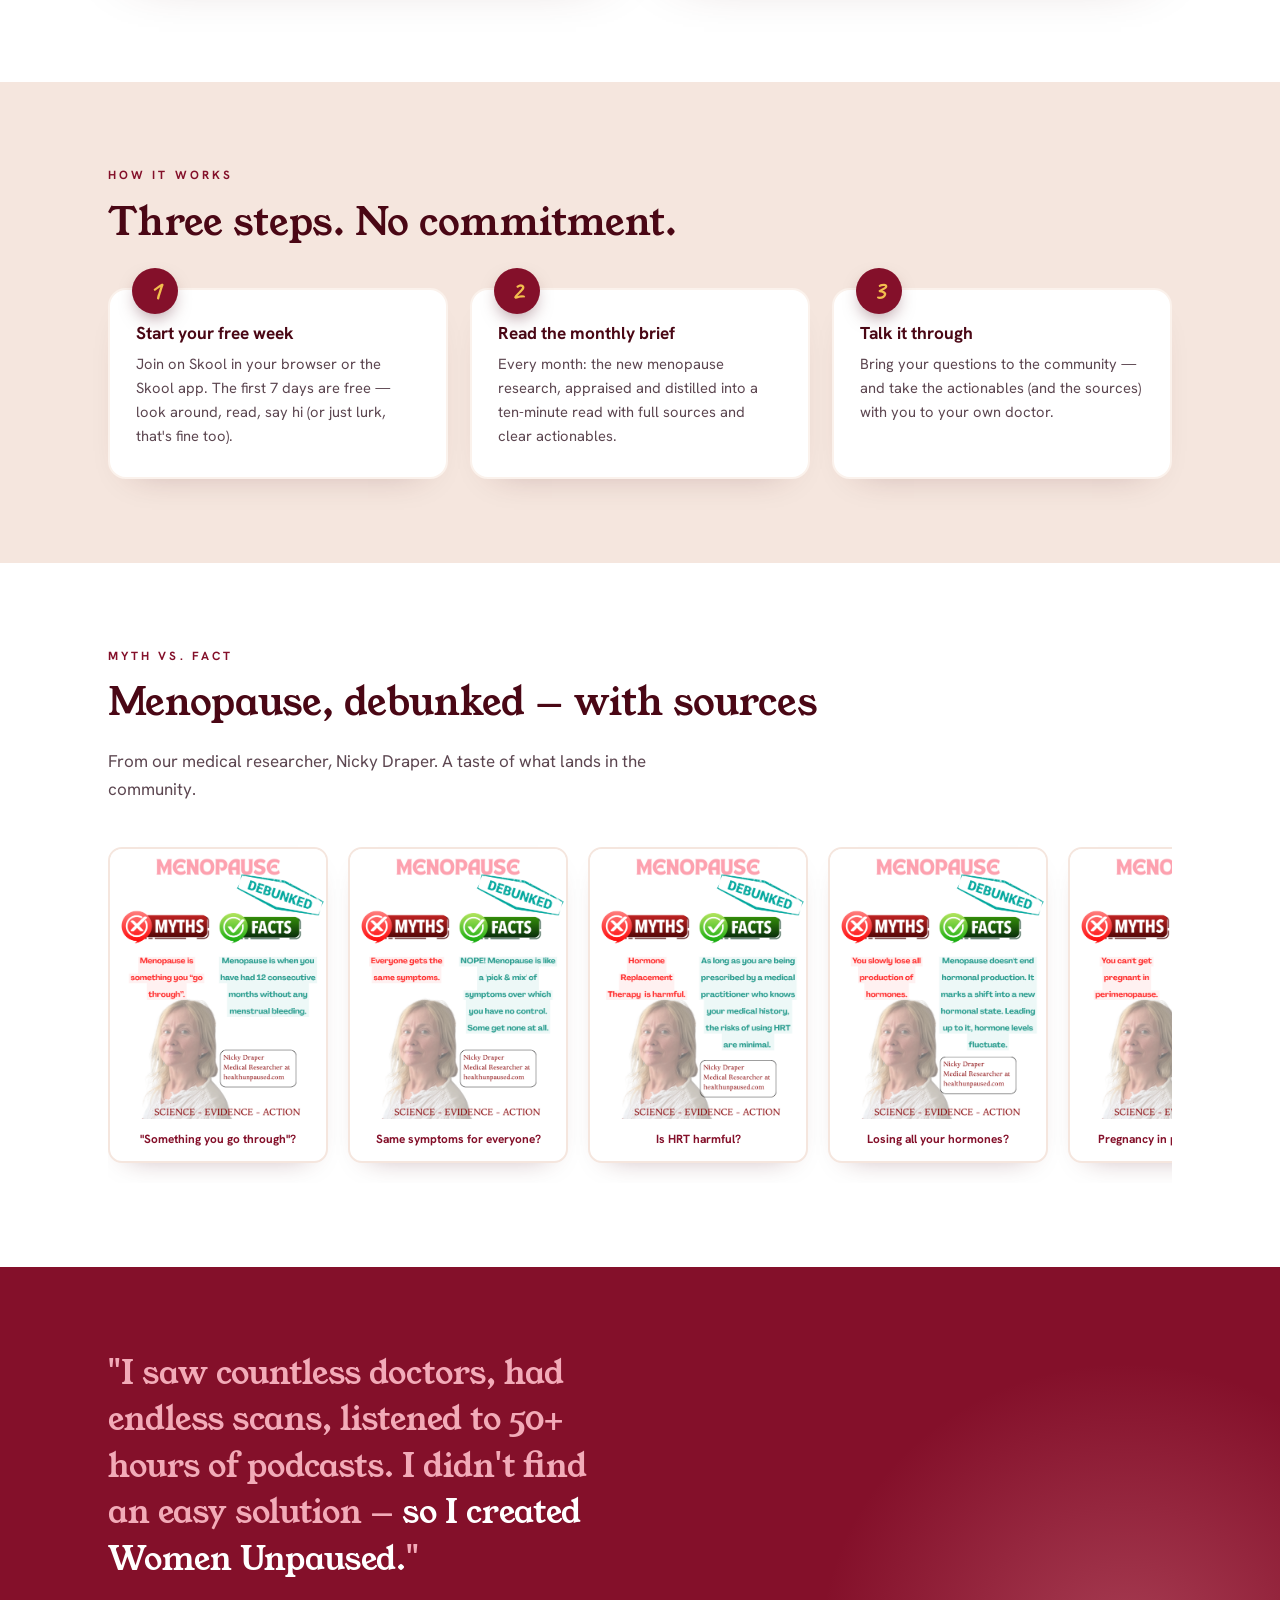
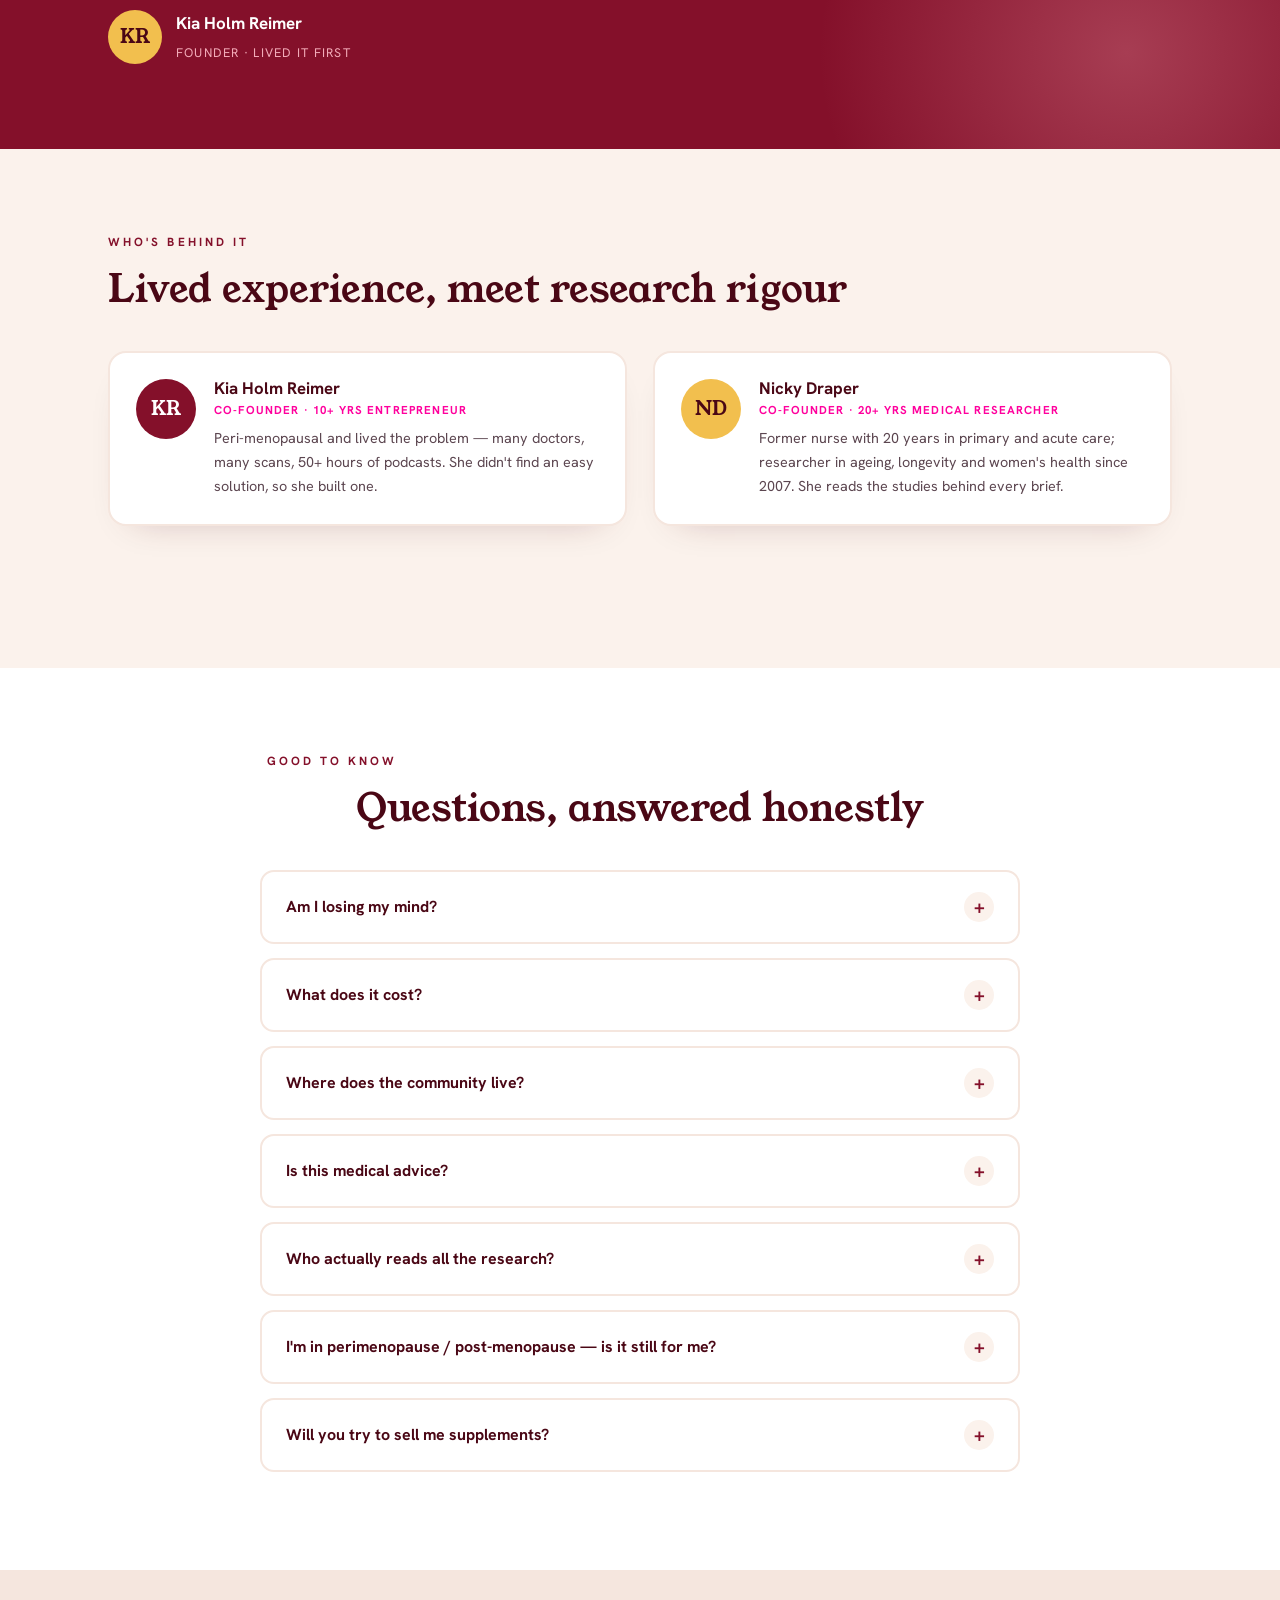
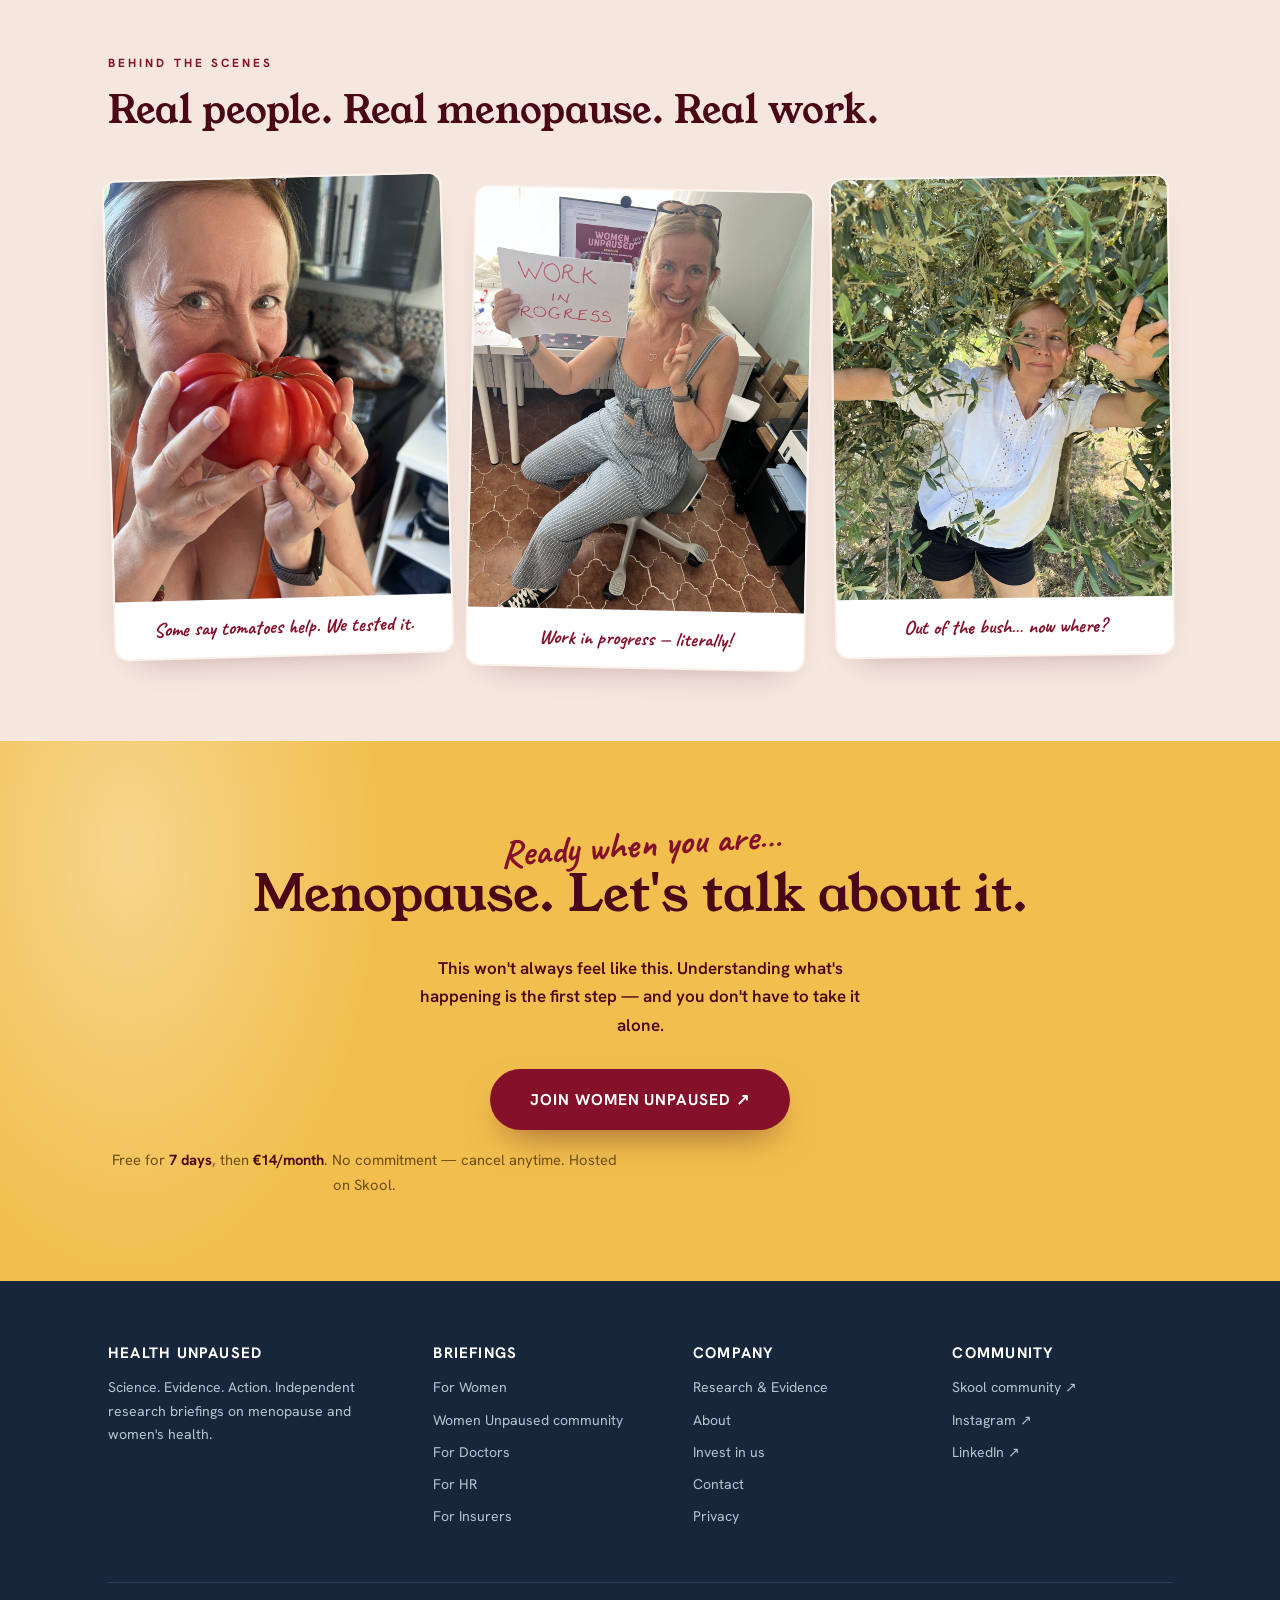
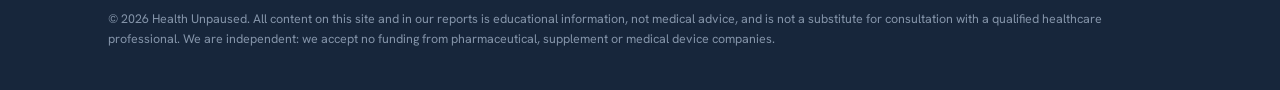
<file: for-women-v2.html>
<!DOCTYPE html>
<html lang="en">
<head>
<meta charset="UTF-8">
<script>document.documentElement.className+=" js";</script>
<meta name="viewport" content="width=device-width, initial-scale=1">
<meta name="robots" content="noindex, nofollow">
<title>Women Unpaused — Menopause. Let's talk about it. | Health Unpaused</title>
<meta name="description" content="Women Unpaused: evidence, science, action — and a community of women who get it. Free for 7 days, then €14/month, no commitment. Part of Health Unpaused.">
<meta name="theme-color" content="#84102A">
<meta property="og:type" content="website">
<meta property="og:site_name" content="Health Unpaused">
<meta property="og:title" content="Women Unpaused — Menopause. Let's talk about it. | Health Unpaused">
<meta property="og:description" content="Women Unpaused: evidence, science, action — and a community of women who get it. Free for 7 days, then €14/month, no commitment. Part of Health Unpaused.">
<link rel="icon" href="data:image/svg+xml,%3Csvg xmlns='http://www.w3.org/2000/svg' viewBox='0 0 64 64'%3E%3Ccircle cx='32' cy='32' r='30' fill='%23fff' stroke='%238A2432' stroke-width='3'/%3E%3Ctext x='32' y='42' text-anchor='middle' font-family='Georgia,serif' font-size='30' fill='%231F3A5F'%3EW%3C/text%3E%3C/svg%3E">
<link rel="stylesheet" href="assets/css/theme.css">
<script src="assets/js/site.js" defer></script>
<style>
/* ============================================================
   Women Unpaused — community landing (scoped to main.wu)
   Vibe matched to the Skool brand: deep maroon, dusty pink
   display type, gold CTAs, handwritten accents, warm & joyful.
   ============================================================ */
@font-face{font-family:'Caveat';font-style:normal;font-weight:500 700;font-display:swap;src:url('assets/fonts/caveat.woff2') format('woff2')}

.wu{
  --maroon:#84102A;
  --maroon-deep:#6B0C20;
  --maroon-ink:#4A0715;
  --pink:#F2ABB8;
  --pink-soft:#E8919F;
  --pink-bright:#ff009d;
  --gold:#F2BF4E;
  --gold-deep:#D9A32E;
  --wu-cream:#FBF2EC;
  --wu-cream2:#F5E6DE;
  --hand:'Caveat',cursive;
}
.wu section.pad{padding:84px 0}
.wu section.pad.tight{padding:60px 0}
.wu .kicker{font-weight:800;letter-spacing:.26em;text-transform:uppercase;font-size:.74rem;color:var(--maroon);margin-bottom:14px}
.wu h2{color:var(--maroon-ink)}
.wu .lede-wu{max-width:58ch;margin-top:14px;color:#5C4650}

/* ---------- hero ---------- */
.wu-hero{background:linear-gradient(160deg,#8E1F33 0%,var(--maroon) 55%,var(--maroon-deep) 100%);color:#fff;position:relative;overflow:hidden;padding:72px 0 0}
.wu-hero::before{content:"";position:absolute;left:-16%;top:-12%;width:56%;height:125%;background:radial-gradient(closest-side,rgba(232,145,159,.5),rgba(232,145,159,0));border-radius:50%;pointer-events:none}
.wu-hero::after{content:"";position:absolute;right:-8%;top:30%;width:30%;height:60%;background:radial-gradient(closest-side,rgba(242,191,78,.14),transparent);border-radius:50%;pointer-events:none}
.wu-hero .wrap{position:relative;z-index:1}
.wu-part{display:inline-flex;align-items:center;gap:8px;background:rgba(255,255,255,.12);border:1px solid rgba(255,255,255,.22);border-radius:999px;padding:7px 16px;font-size:.76rem;font-weight:700;letter-spacing:.08em;color:#F5D9DE;margin-bottom:26px}
.wu-title{font-family:var(--body);font-weight:800;letter-spacing:.01em;line-height:.92;text-transform:uppercase;color:var(--pink);font-size:clamp(3.2rem,9vw,7rem)}
.wu-title span{display:block}
.meno-chip{display:inline-block;margin-top:20px;color:var(--gold);font-weight:800;letter-spacing:.34em;text-transform:uppercase;font-size:clamp(.9rem,1.6vw,1.15rem)}
.esac{margin-top:10px;font-weight:800;font-size:clamp(1.05rem,2.2vw,1.45rem);color:#fff;letter-spacing:.01em}
.wu-qs{display:flex;flex-direction:column;gap:12px;margin:28px 0 2px}
.wu-qs span{font-family:var(--hand);font-weight:600;font-size:clamp(1.5rem,3vw,2.2rem);line-height:1.12;color:#F5D9DE;transform:rotate(-1deg)}
.wu-qs span:nth-child(2){transform:rotate(.8deg)}
.wu-qs span:nth-child(3){transform:rotate(-.6deg)}
.notjust{margin-top:12px;font-weight:800;color:var(--gold);font-size:clamp(1.05rem,2vw,1.3rem)}
.wu-cta-row{display:flex;gap:18px;flex-wrap:wrap;align-items:center;margin-top:32px}
.btn-gold{
  display:inline-block;background:var(--gold);color:var(--maroon-ink);text-decoration:none;
  font-weight:800;letter-spacing:.06em;text-transform:uppercase;font-size:.95rem;
  padding:17px 34px;border-radius:999px;box-shadow:0 14px 34px -12px rgba(0,0,0,.45);
  transition:transform .18s,box-shadow .18s,background .18s;border:none;cursor:pointer;font-family:var(--body);
}
.btn-gold:hover{background:#F7CD6F;transform:translateY(-2px) rotate(-.5deg);box-shadow:0 20px 40px -14px rgba(0,0,0,.5)}
.btn-line{color:#fff;text-decoration:none;font-weight:700;border-bottom:2px solid var(--pink);padding-bottom:3px;position:relative}
.btn-line::after{content:"";position:absolute;inset:-12px -10px} /* 44px+ touch target */
.btn-line:hover{border-color:#fff}
.price-note{margin-top:16px;font-size:.92rem;color:#F5D9DE}
.price-note b{color:#fff}
.hero-chips{display:flex;gap:10px;flex-wrap:wrap;margin-top:22px}
.hero-chips span{display:inline-flex;align-items:center;gap:7px;background:rgba(255,255,255,.1);border:1px solid rgba(255,255,255,.18);border-radius:999px;padding:7px 14px;font-size:.76rem;font-weight:650;color:#F5D9DE}
.hero-chips svg{flex:none;stroke:var(--gold)}
.wu-photo{margin-top:50px;position:relative}
.wu-photo img{width:100%;aspect-ratio:1080/666;object-fit:cover;border-radius:22px 22px 0 0;display:block}
.wu-photo::after{content:"";position:absolute;inset:0;border-radius:22px 22px 0 0;background:linear-gradient(180deg,rgba(132,16,42,.16),transparent 42%)}
.hand-note{
  font-family:var(--hand);font-weight:700;color:#fff;font-size:clamp(1.8rem,3.4vw,2.7rem);
  line-height:1.02;text-align:center;display:inline-block;
}
.hand-note svg{display:block;margin:6px auto 0;width:78%}
.wu-photo .hand-note{
  position:absolute;top:-34px;right:5%;transform:rotate(-7deg);z-index:2;
  text-shadow:0 2px 14px rgba(74,7,21,.55);
}

/* ---------- marquee ---------- */
.marquee{background:var(--pink);color:var(--maroon-ink);overflow:hidden;padding:13px 0;border-block:3px solid var(--maroon-deep)}
.marquee .track{display:flex;white-space:nowrap;animation:wuslide 26s linear infinite;font-weight:800;text-transform:uppercase;letter-spacing:.18em;font-size:.85rem}
.marquee span{padding:0 18px;flex:none}
@keyframes wuslide{from{transform:translateX(0)}to{transform:translateX(-50%)}}

/* ---------- what you get ---------- */
.sec-cream{background:var(--wu-cream)}
.sec-cream2{background:var(--wu-cream2)}
.sec-white{background:#fff}
.get-grid{display:grid;grid-template-columns:repeat(4,1fr);gap:20px;margin-top:44px}
.get-card{background:#fff;border-radius:18px;padding:28px 24px;border:2px solid var(--wu-cream2);box-shadow:0 16px 36px -26px rgba(74,7,21,.35);transition:transform .2s}
.get-card:hover{transform:translateY(-4px) rotate(-.6deg)}
.get-card .num{font-family:var(--hand);font-weight:700;font-size:2rem;color:var(--pink-bright);line-height:1}
.get-card h3{font-family:var(--body);font-size:1.06rem;color:var(--maroon-ink);margin:10px 0 8px;font-weight:800}
.get-card p{font-size:.9rem;color:#5C4650}
.sec-cream2 .get-card,.sec-white .get-card{border-color:var(--wu-cream)}

/* ---------- videos ---------- */
.wu .video-frame{border-color:var(--wu-cream2);box-shadow:0 26px 60px -30px rgba(74,7,21,.45)}
.wu .vid-cap{margin-top:12px;font-size:.86rem;color:#5C4650;font-weight:600}

/* ---------- how it works ---------- */
.how-grid{display:grid;grid-template-columns:repeat(3,1fr);gap:22px;margin-top:44px}
.how-card{position:relative;background:#fff;border-radius:18px;padding:34px 26px 28px;border:2px solid var(--wu-cream);box-shadow:0 16px 36px -26px rgba(74,7,21,.3)}
.how-card .hnum{
  position:absolute;top:-22px;left:22px;width:46px;height:46px;border-radius:50%;
  background:var(--maroon);color:var(--gold);font-family:var(--hand);font-weight:700;font-size:1.7rem;
  display:flex;align-items:center;justify-content:center;box-shadow:0 8px 18px -6px rgba(74,7,21,.5);
}
.how-card h3{font-family:var(--body);font-weight:800;font-size:1.08rem;color:var(--maroon-ink);margin-bottom:8px}
.how-card p{font-size:.92rem;color:#5C4650}

/* ---------- myths rail ---------- */
.wu-rail{display:grid;grid-auto-flow:column;grid-auto-columns:minmax(220px,250px);gap:20px;overflow-x:auto;padding:8px 2px 20px;margin-top:36px;scroll-snap-type:x mandatory;scrollbar-width:thin}
.wu-rail figure{scroll-snap-align:start;border-radius:14px;overflow:hidden;border:2px solid var(--wu-cream2);box-shadow:0 12px 28px -20px rgba(74,7,21,.4);margin:0;background:#fff}
.wu-rail img{width:100%;display:block}
.wu-rail figcaption{padding:11px 13px;font-size:.74rem;font-weight:700;color:var(--maroon);text-align:center}

/* ---------- quote band ---------- */
.quote-band{background:var(--maroon);color:#fff;position:relative;overflow:hidden}
.quote-band::before{content:"";position:absolute;right:-12%;bottom:-40%;width:48%;height:120%;background:radial-gradient(closest-side,rgba(232,145,159,.35),transparent);border-radius:50%}
.quote-band .wrap{position:relative;z-index:1}
.big-quote{font-family:var(--display);font-size:clamp(1.35rem,2.9vw,2rem);line-height:1.45;color:var(--pink);max-width:26ch}
.big-quote em{color:#fff;font-style:normal}
.who{margin-top:26px;display:flex;align-items:center;gap:14px}
.who .ava{width:54px;height:54px;border-radius:50%;background:var(--gold);color:var(--maroon-ink);display:flex;align-items:center;justify-content:center;font-family:var(--display);font-size:1.2rem;flex:none}
.who b{display:block;color:#fff}
.who span{font-size:.78rem;letter-spacing:.1em;text-transform:uppercase;color:var(--pink)}

/* ---------- founders ---------- */
.wu-founders{display:grid;grid-template-columns:1fr 1fr;gap:26px;margin-top:40px}
.wu-person{display:flex;gap:18px;align-items:flex-start;background:#fff;border-radius:18px;padding:26px;border:2px solid var(--wu-cream2);box-shadow:0 16px 36px -26px rgba(74,7,21,.3)}
.wu-person .ava{width:60px;height:60px;border-radius:50%;flex:none;display:flex;align-items:center;justify-content:center;font-family:var(--display);font-size:1.2rem;color:#fff}
.wu-person .ava.k{background:var(--maroon)}
.wu-person .ava.n{background:var(--gold);color:var(--maroon-ink)}
.wu-person h3{font-family:var(--body);font-weight:800;font-size:1.05rem;color:var(--maroon-ink);margin-bottom:2px}
.wu-person .role{font-size:.72rem;font-weight:700;letter-spacing:.1em;text-transform:uppercase;color:var(--pink-bright);margin-bottom:8px}
.wu-person p{font-size:.9rem;color:#5C4650}

/* ---------- FAQ ---------- */
.faq-list{max-width:760px;margin:40px auto 0}
.faq{background:#fff;border:2px solid var(--wu-cream2);border-radius:14px;margin-bottom:14px;overflow:hidden}
.faq summary{
  list-style:none;cursor:pointer;display:flex;justify-content:space-between;align-items:center;gap:16px;
  padding:20px 24px;font-weight:800;color:var(--maroon-ink);font-size:1rem;
}
.faq summary::-webkit-details-marker{display:none}
.faq summary .pm{
  flex:none;width:30px;height:30px;border-radius:50%;background:var(--wu-cream);color:var(--maroon);
  display:flex;align-items:center;justify-content:center;font-weight:800;font-size:1.2rem;line-height:1;
  transition:transform .25s,background .2s;
}
.faq[open] summary .pm{transform:rotate(45deg);background:var(--gold)}
.faq .faq-body{padding:0 24px 22px;color:#5C4650;font-size:.94rem}
.faq .faq-body a{color:var(--maroon);font-weight:700}

/* ---------- real photos ---------- */
.real-strip{display:grid;grid-template-columns:repeat(3,1fr);gap:22px;margin-top:44px}
.real-strip figure{margin:0;background:#fff;border-radius:14px;overflow:hidden;border:2px solid var(--wu-cream);box-shadow:0 16px 36px -24px rgba(74,7,21,.4)}
.real-strip figure:nth-child(1){transform:rotate(-1.6deg)}
.real-strip figure:nth-child(2){transform:rotate(1.2deg) translateY(12px)}
.real-strip figure:nth-child(3){transform:rotate(-.8deg)}
.real-strip img{width:100%;aspect-ratio:4/5;object-fit:cover}
.real-strip figcaption{padding:12px 15px;font-family:var(--hand);font-weight:700;font-size:1.25rem;color:var(--maroon);text-align:center}

/* ---------- final CTA ---------- */
.final{background:var(--gold);color:var(--maroon-ink);text-align:center;position:relative;overflow:hidden}
.final::before{content:"";position:absolute;left:-10%;top:-60%;width:40%;height:160%;background:radial-gradient(closest-side,rgba(255,255,255,.35),transparent);border-radius:50%}
.final .wrap{position:relative;z-index:1}
.final h2{color:var(--maroon-ink);font-size:clamp(2rem,4.6vw,3.2rem)}
.final .hand-note{color:var(--maroon);font-size:clamp(1.7rem,3vw,2.4rem);transform:rotate(-4deg)}
.btn-maroon{
  display:inline-block;background:var(--maroon);color:#fff;text-decoration:none;font-weight:800;
  letter-spacing:.06em;text-transform:uppercase;font-size:.98rem;padding:18px 40px;border-radius:999px;
  box-shadow:0 16px 36px -14px rgba(74,7,21,.55);transition:transform .18s,background .18s;margin-top:30px;
}
.btn-maroon:hover{background:var(--maroon-deep);transform:translateY(-2px)}
.final .price-note{color:#6B4E14}
.final .price-note b{color:var(--maroon-ink)}

/* focus mode + reduced motion: calm everything */
body.focus .marquee{display:none}
body.focus .wu-hero::before,body.focus .wu-hero::after,
body.focus .quote-band::before,body.focus .final::before{display:none}
body.focus .wu-photo .hand-note{position:static;transform:none;text-shadow:none;color:var(--pink);display:block;margin-bottom:10px}
body.focus .wu-qs span{transform:none}
body.focus .real-strip figure{transform:none!important}
body.focus .get-card:hover,body.focus .how-card{transform:none}
body.focus .get-card,body.focus .how-card,body.focus .wu-person,body.focus .faq{box-shadow:none}
body.focus .btn-gold:hover,body.focus .btn-maroon:hover{transform:none}
@media(prefers-reduced-motion:reduce){
  .marquee .track{animation:none}
}

/* ---------- responsive ---------- */
@media(max-width:900px){
  .get-grid{grid-template-columns:1fr 1fr}
  .how-grid{grid-template-columns:1fr;gap:34px}
  .wu-founders{grid-template-columns:1fr}
  .real-strip{grid-template-columns:1fr}
  .real-strip figure{transform:none!important}
  .wu-photo .hand-note{top:-26px;right:3%}
  .wu-photo img{aspect-ratio:16/9}
}
@media(max-width:640px){
  .wu section.pad{padding:58px 0}
  .wu-hero{padding-top:54px}
}
@media(max-width:560px){
  .get-grid{grid-template-columns:1fr}
  .wu-photo img{aspect-ratio:4/3}
  .wu-part{font-size:.66rem;letter-spacing:.04em;line-height:1.5}
  .wu-person{flex-direction:column}
  .wu-person .ava{width:52px;height:52px}
}
@media(max-width:400px){
  .btn-maroon{padding:16px 24px;font-size:.9rem}
  .btn-gold{padding:15px 26px;font-size:.88rem}
}
</style>
</head>
<body>
<a class="skip-link" href="#main">Skip to content</a>

<header>
  <div class="focus-note" role="status">Focus Mode is on — a calmer, simplified view. Turn it off with the switch in the menu.</div>
  <div class="wrap nav">
    <a class="brand" href="index.html" aria-label="Health Unpaused — home">
      <svg width="50" height="50" viewBox="0 0 120 120" aria-hidden="true">
        <defs>
          <path id="arcTop" d="M 60,60 m -44,0 a 44,44 0 1,1 88,0"/>
          <path id="arcBot" d="M 60,60 m -44,0 a 44,44 0 1,0 88,0"/>
        </defs>
        <circle cx="60" cy="60" r="57" fill="#fff" stroke="#8A2432" stroke-width="1.6"/>
        <circle cx="60" cy="60" r="34" fill="none" stroke="#B9C0BA" stroke-width="1.4"/>
        <text font-family="Hanken Grotesk" font-size="12.5" font-weight="700" letter-spacing="3" fill="#7A1E2B"><textPath href="#arcTop" startOffset="50%" text-anchor="middle">HEALTH UNPAUSED</textPath></text>
        <text font-family="Hanken Grotesk" font-size="7.5" font-weight="600" letter-spacing="2" fill="#7A1E2B"><textPath href="#arcBot" startOffset="50%" text-anchor="middle">SCIENCE · EVIDENCE · ACTION</textPath></text>
        <text x="60" y="72" text-anchor="middle" font-family="Young Serif" font-size="34" fill="#1F3A5F">W</text>
      </svg>
      <span class="brand-name">Health Unpaused<small>Research · Distilled</small></span>
    </a>
    <button class="menu-btn" id="menuBtn" aria-expanded="false" aria-controls="navLinks">Menu</button>
    <nav class="nav-links" id="navLinks" aria-label="Main">
      <div class="has-sub">
        <a href="for-women.html">For Women <svg class="caret" width="10" height="10" viewBox="0 0 24 24" fill="none" stroke="currentColor" stroke-width="3" aria-hidden="true"><path d="M6 9l6 6 6-6"/></svg></a>
        <div class="sub" aria-label="For Women">
          <a href="for-women.html">Overview<small>The evidence brief &amp; what you get</small></a>
          <a href="for-women-v2.html">Women Unpaused<small>The community — let's talk about it</small></a>
        </div>
      </div>
      <a href="for-doctors.html">For Doctors</a>
      <a href="for-hr.html">For HR</a>
      <a href="for-insurance.html">For Insurers</a>
      <a href="research.html">Research</a>
      <a href="about.html">About</a>
      <a href="invest.html">Invest</a>
      <a class="nav-join-mobile" href="https://www.skool.com/women-unpaused-4360" target="_blank" rel="noopener">Join the community ↗</a>
    </nav>
    <button class="focus-toggle" id="focusToggle" aria-pressed="false" title="Focus Mode simplifies layout and typography for easier reading — helpful for ADHD, autism and dyslexia.">
      <span class="track" aria-hidden="true"><span class="knob"></span></span>
      <span class="label-txt">Focus&nbsp;Mode</span>
    </button>
    <a class="nav-cta" href="https://www.skool.com/women-unpaused-4360" target="_blank" rel="noopener">Join community</a>
  </div>
</header>

<main id="main" class="wu">

  <!-- HERO -->
  <section class="wu-hero" aria-label="Women Unpaused — the community">
    <div class="wrap">
      <span class="wu-part">The community for women · part of Health Unpaused</span>
      <h1 class="wu-title"><span>Women</span><span>Unpaused</span></h1>
      <div class="meno-chip">Menopause</div>
      <div class="wu-qs" aria-label="Questions many women ask themselves">
        <span>"Why am I wide awake at 3am, anxious &amp; can't remember?"</span>
        <span>"Where do I get solid answers about what's happening to me?"</span>
        <span>"Another supplement. Another promise. What works?"</span>
      </div>
      <p class="notjust">It's not just you.</p>
      <p class="esac">Evidence. Science. Action. Community.</p>
      <div class="wu-cta-row">
        <a class="btn-gold" href="https://www.skool.com/women-unpaused-4360" target="_blank" rel="noopener">Start free trial ↗</a>
        <a class="btn-line" href="#inside">What's inside ↓</a>
      </div>
      <p class="price-note">Free for <b>7 days</b>, then <b>€14/month</b>. No commitment — cancel anytime.</p>
      <div class="hero-chips">
        <span><svg width="13" height="13" viewBox="0 0 24 24" fill="none" stroke-width="3"><path d="M20 6 9 17l-5-5"/></svg>Independent — no pharma funding</span>
        <span><svg width="13" height="13" viewBox="0 0 24 24" fill="none" stroke-width="3"><path d="M20 6 9 17l-5-5"/></svg>Access to our medical researcher</span>
        <span><svg width="13" height="13" viewBox="0 0 24 24" fill="none" stroke-width="3"><path d="M20 6 9 17l-5-5"/></svg>Safe &amp; judgement-free</span>
      </div>
      <div class="wu-photo">
        <span class="hand-note" aria-hidden="true">Let's talk<br>about it
          <svg viewBox="0 0 120 12" fill="none"><path d="M3 8c30-7 82-7 114-2" stroke="#F2BF4E" stroke-width="3" stroke-linecap="round"/></svg>
        </span>
        <img src="assets/img/nicky-hero.jpg" alt="Nicky Draper, medical researcher and co-founder" fetchpriority="high">
      </div>
    </div>
  </section>

  <!-- MARQUEE -->
  <div class="marquee" aria-hidden="true">
    <div class="track">
      <span>Evidence</span><span>·</span><span>Science</span><span>·</span><span>Action</span><span>·</span><span>Community</span><span>·</span><span>Menopause — let's talk about it</span><span>·</span>
      <span>Evidence</span><span>·</span><span>Science</span><span>·</span><span>Action</span><span>·</span><span>Community</span><span>·</span><span>Menopause — let's talk about it</span><span>·</span>
    </div>
  </div>

  <!-- WHAT YOU GET -->
  <section class="pad sec-cream" id="inside">
    <div class="wrap">
      <div class="reveal">
        <p class="kicker">What you get</p>
        <h2>Clear information. Open conversations. Shared experiences.</h2>
        <p class="lede-wu">We study the latest published menopause research and translate what matters into a <b>10-minute read: clear, relevant and written in everyday language</b>.</p>
        <p class="lede-wu">And there is much more in the community. Relevant independent content, regular Q&amp;As with our medical researcher, and conversations with women from around the world navigating similar experiences. You will be part of a welcoming community with a kind tone.</p>
        <p class="lede-wu"><b>Ask questions. Share experiences. Talk things through. Nothing is too small or too personal.</b></p>
      </div>
      <div class="get-grid stagger">
        <div class="get-card">
          <div class="num">01</div>
          <h3>A monthly evidence brief</h3>
          <p>The latest research, critically appraised and translated into plain language. Ten minutes, full sources, zero jargon.</p>
        </div>
        <div class="get-card">
          <div class="num">02</div>
          <h3>A community that gets it</h3>
          <p>Brain fog, exhaustion, anxiety, rage — and the real life it all collides with: work, teenagers, ageing parents. Questions welcome, judgement not.</p>
        </div>
        <div class="get-card">
          <div class="num">03</div>
          <h3>Myths, busted</h3>
          <p>"Brain fog isn't real", "just push through", the HRT scare stories — we hold the common claims up against the evidence and tell you what holds.</p>
        </div>
        <div class="get-card">
          <div class="num">04</div>
          <h3>No hidden agenda</h3>
          <p>No pharma funding, no paid influence. If we recommend a product, it's because we've researched it, tested it and believe it is worth your attention.</p>
        </div>
      </div>
    </div>
  </section>

  <!-- PEEK INSIDE (videos) -->
  <section class="pad sec-white">
    <div class="wrap">
      <div class="reveal">
        <p class="kicker">Come inside</p>
        <h2>See how it feels before you join</h2>
        <p class="lede-wu">A welcome from inside the community, and a taste of the questions we take on — like the classic: cardio or weights?</p>
      </div>
      <div class="grid-2 stagger" style="margin-top:38px">
        <div>
          <div class="video-frame decorative">
            <video controls preload="none" poster="assets/img/real/desk-wave.jpg" aria-label="Welcome to the Women Unpaused community on Skool">
              <source src="assets/video/skool-welcome.mov" type="video/quicktime">
              Your browser can't play this video yet.
            </video>
            <span class="poster-note">Video — optimised web version coming soon</span>
          </div>
          <p class="vid-cap">Welcome to Women Unpaused — a tour of the community.</p>
        </div>
        <div>
          <div class="video-frame decorative">
            <video controls preload="none" poster="assets/img/doc/walking.webp" aria-label="Cardio or weights — what the evidence says">
              <source src="assets/video/cardio-or-weights.mov" type="video/quicktime">
              Your browser can't play this video yet.
            </video>
            <span class="poster-note">Video — optimised web version coming soon</span>
          </div>
          <p class="vid-cap">Cardio or weights? A sample of what we dig into.</p>
        </div>
      </div>
    </div>
  </section>

  <!-- HOW IT WORKS -->
  <section class="pad sec-cream2">
    <div class="wrap">
      <div class="reveal">
        <p class="kicker">How it works</p>
        <h2>Three steps. No commitment.</h2>
      </div>
      <div class="how-grid stagger">
        <div class="how-card">
          <div class="hnum" aria-hidden="true">1</div>
          <h3>Start your free week</h3>
          <p>Join on Skool in your browser or the Skool app. The first 7 days are free — look around, read, say hi (or just lurk, that's fine too).</p>
        </div>
        <div class="how-card">
          <div class="hnum" aria-hidden="true">2</div>
          <h3>Read the monthly brief</h3>
          <p>Every month: the new menopause research, appraised and distilled into a ten-minute read with full sources and clear actionables.</p>
        </div>
        <div class="how-card">
          <div class="hnum" aria-hidden="true">3</div>
          <h3>Talk it through</h3>
          <p>Bring your questions to the community — and take the actionables (and the sources) with you to your own doctor.</p>
        </div>
      </div>
    </div>
  </section>

  <!-- MYTHS -->
  <section class="pad sec-white">
    <div class="wrap">
      <div class="reveal">
        <p class="kicker">Myth vs. fact</p>
        <h2>Menopause, debunked — with sources</h2>
        <p class="lede-wu">From our medical researcher, Nicky Draper. A taste of what lands in the community.</p>
      </div>
      <div class="wu-rail" role="list" aria-label="Menopause myth-busting cards">
        <figure role="listitem"><img src="assets/myths/myth-1.png" alt="Myth: menopause is just something you go through. Fact: menopause is confirmed after 12 consecutive months without menstrual bleeding." loading="lazy"><figcaption>"Something you go through"?</figcaption></figure>
        <figure role="listitem"><img src="assets/myths/myth-2.png" alt="Myth: everyone gets the same symptoms. Fact: symptoms are a pick and mix — some get many, some get none." loading="lazy"><figcaption>Same symptoms for everyone?</figcaption></figure>
        <figure role="listitem"><img src="assets/myths/myth-4.png" alt="Myth: HRT is harmful. Fact: prescribed by a practitioner who knows your history, the risks of HRT are minimal." loading="lazy"><figcaption>Is HRT harmful?</figcaption></figure>
        <figure role="listitem"><img src="assets/myths/myth-3.png" alt="Myth: you slowly lose all hormone production. Fact: menopause is a shift into a new hormonal state." loading="lazy"><figcaption>Losing all your hormones?</figcaption></figure>
        <figure role="listitem"><img src="assets/myths/myth-5.png" alt="Myth: you can't get pregnant in perimenopause. Fact: you may still release a viable egg." loading="lazy"><figcaption>Pregnancy in perimenopause?</figcaption></figure>
      </div>
    </div>
  </section>

  <!-- QUOTE -->
  <section class="pad quote-band">
    <div class="wrap reveal">
      <p class="big-quote">"I saw countless doctors, had endless scans, listened to 50+ hours of podcasts. I didn't find an easy solution — <em>so I created Women Unpaused.</em>"</p>
      <div class="who">
        <div class="ava" aria-hidden="true">KR</div>
        <div><b>Kia Holm Reimer</b><span>Founder · lived it first</span></div>
      </div>
    </div>
  </section>

  <!-- FOUNDERS -->
  <section class="pad sec-cream">
    <div class="wrap">
      <div class="reveal">
        <p class="kicker">Who's behind it</p>
        <h2>Lived experience, meet research rigour</h2>
      </div>
      <div class="wu-founders stagger">
        <div class="wu-person">
          <div class="ava k" aria-hidden="true">KR</div>
          <div>
            <h3>Kia Holm Reimer</h3>
            <div class="role">Co-founder · 10+ yrs entrepreneur</div>
            <p>Peri-menopausal and lived the problem — many doctors, many scans, 50+ hours of podcasts. She didn't find an easy solution, so she built one.</p>
          </div>
        </div>
        <div class="wu-person">
          <div class="ava n" aria-hidden="true">ND</div>
          <div>
            <h3>Nicky Draper</h3>
            <div class="role">Co-founder · 20+ yrs medical researcher</div>
            <p>Former nurse with 20 years in primary and acute care; researcher in ageing, longevity and women's health since 2007. She reads the studies behind every brief.</p>
          </div>
        </div>
      </div>
      <div class="reveal" style="margin-top:30px"><a class="btn-line" href="about.html" style="color:var(--maroon);border-color:var(--pink-soft)">More about us →</a></div>
    </div>
  </section>

  <!-- FAQ -->
  <section class="pad sec-white">
    <div class="wrap">
      <div class="reveal" style="text-align:center">
        <p class="kicker">Good to know</p>
        <h2>Questions, answered honestly</h2>
      </div>
      <div class="faq-list reveal">
        <details class="faq">
          <summary>Am I losing my mind? <span class="pm" aria-hidden="true">+</span></summary>
          <div class="faq-body">No — even when it genuinely feels that way. Brain fog is one of the most common things women describe in perimenopause and menopause: words vanish mid-sentence, names go missing, focus slips. It's real, it has a biological basis, and in the overwhelming majority of cases it is not dementia. Understanding what's happening helps in itself — and if you're worried, that's exactly the conversation to take to your own doctor. What we share is education, not medical advice.</div>
        </details>
        <details class="faq">
          <summary>What does it cost? <span class="pm" aria-hidden="true">+</span></summary>
          <div class="faq-body">Your first 7 days are free. After that it's €14/month with no commitment — you can cancel anytime, directly in Skool.</div>
        </details>
        <details class="faq">
          <summary>Where does the community live? <span class="pm" aria-hidden="true">+</span></summary>
          <div class="faq-body">On Skool — a calm, ad-free community platform. It works in your browser and there's a Skool app for your phone. Joining takes a couple of clicks: <a href="https://www.skool.com/women-unpaused-4360" target="_blank" rel="noopener">skool.com/women-unpaused ↗</a></div>
        </details>
        <details class="faq">
          <summary>Is this medical advice? <span class="pm" aria-hidden="true">+</span></summary>
          <div class="faq-body">No. Everything we share is educational information with full sources — built to make your conversations with your own doctor better, never to replace them.</div>
        </details>
        <details class="faq">
          <summary>Who actually reads all the research? <span class="pm" aria-hidden="true">+</span></summary>
          <div class="faq-body">Nicky Draper — 20+ years as a medical researcher in ageing, longevity and women's health, and a former nurse with 20 years in primary and acute care. Every claim in every brief is traceable to its source. Read more on our <a href="research.html">Research &amp; Evidence</a> page.</div>
        </details>
        <details class="faq">
          <summary>I'm in perimenopause / post-menopause — is it still for me? <span class="pm" aria-hidden="true">+</span></summary>
          <div class="faq-body">Yes. Peri, meno, post — and anyone supporting a partner through it. The research we cover spans the whole journey, and the community is open to wherever you are in yours.</div>
        </details>
        <details class="faq">
          <summary>Will you try to sell me supplements? <span class="pm" aria-hidden="true">+</span></summary>
          <div class="faq-body">No hidden agenda. We're independent — no pharma funding, no paid influence. If we ever recommend a product, it's because we've researched it, tested it and believe it's worth your attention.</div>
        </details>
      </div>
    </div>
  </section>

  <!-- REAL PHOTOS -->
  <section class="pad sec-cream2">
    <div class="wrap">
      <div class="reveal">
        <p class="kicker">Behind the scenes</p>
        <h2>Real people. Real menopause. Real work.</h2>
      </div>
      <div class="real-strip stagger">
        <figure>
          <img src="assets/img/real/tomatoes.jpg" alt="Kia holding a large tomato in front of her face" loading="lazy">
          <figcaption>Some say tomatoes help. We tested it.</figcaption>
        </figure>
        <figure>
          <img src="assets/img/real/work-in-progress.jpg" alt="Kia holding a hand-written 'Work in progress' sign at her desk" loading="lazy">
          <figcaption>Work in progress — literally!</figcaption>
        </figure>
        <figure>
          <img src="assets/img/real/out-of-bush.jpg" alt="Kia emerging from an olive bush with a big smile" loading="lazy">
          <figcaption>Out of the bush… now where?</figcaption>
        </figure>
      </div>
    </div>
  </section>

  <!-- FINAL CTA -->
  <section class="pad final">
    <div class="wrap reveal">
      <span class="hand-note">Ready when you are…</span>
      <h2>Menopause. Let's talk about it.</h2>
      <p style="margin:16px auto 0;max-width:48ch;font-weight:600">This won't always feel like this. Understanding what's happening is the first step — and you don't have to take it alone.</p>
      <a class="btn-maroon" href="https://www.skool.com/women-unpaused-4360" target="_blank" rel="noopener">Join Women Unpaused ↗</a>
      <p class="price-note" style="margin-top:18px">Free for <b>7 days</b>, then <b>€14/month</b>. No commitment — cancel anytime. Hosted on Skool.</p>
    </div>
  </section>

</main>

<footer>
  <div class="wrap">
    <div class="foot-grid">
      <div>
        <h3>Health Unpaused</h3>
        <p style="max-width:32ch">Science. Evidence. Action. Independent research briefings on menopause and women's health.</p>
      </div>
      <div>
        <h3>Briefings</h3>
        <ul>
          <li><a href="for-women.html">For Women</a></li>
          <li><a href="for-women-v2.html">Women Unpaused community</a></li>
          <li><a href="for-doctors.html">For Doctors</a></li>
          <li><a href="for-hr.html">For HR</a></li>
          <li><a href="for-insurance.html">For Insurers</a></li>
        </ul>
      </div>
      <div>
        <h3>Company</h3>
        <ul>
          <li><a href="research.html">Research &amp; Evidence</a></li>
          <li><a href="about.html">About</a></li>
          <li><a href="invest.html">Invest in us</a></li>
          <li><a href="mailto:hello@healthunpaused.com">Contact</a></li>
          <li><a href="privacy.html">Privacy</a></li>
        </ul>
      </div>
      <div>
        <h3>Community</h3>
        <ul>
          <li><a href="https://www.skool.com/women-unpaused-4360" target="_blank" rel="noopener">Skool community ↗</a></li>
          <li><a href="https://www.instagram.com/health_unpaused/" target="_blank" rel="noopener">Instagram ↗</a></li>
          <li><a href="https://www.linkedin.com/company/health-unpaused" target="_blank" rel="noopener">LinkedIn ↗</a></li>
        </ul>
      </div>
    </div>
    <p class="disclaimer">© 2026 Health Unpaused. All content on this site and in our reports is educational information, not medical advice, and is not a substitute for consultation with a qualified healthcare professional. We are independent: we accept no funding from pharmaceutical, supplement or medical device companies.</p>
  </div>
</footer>

</body>
</html>
</file>
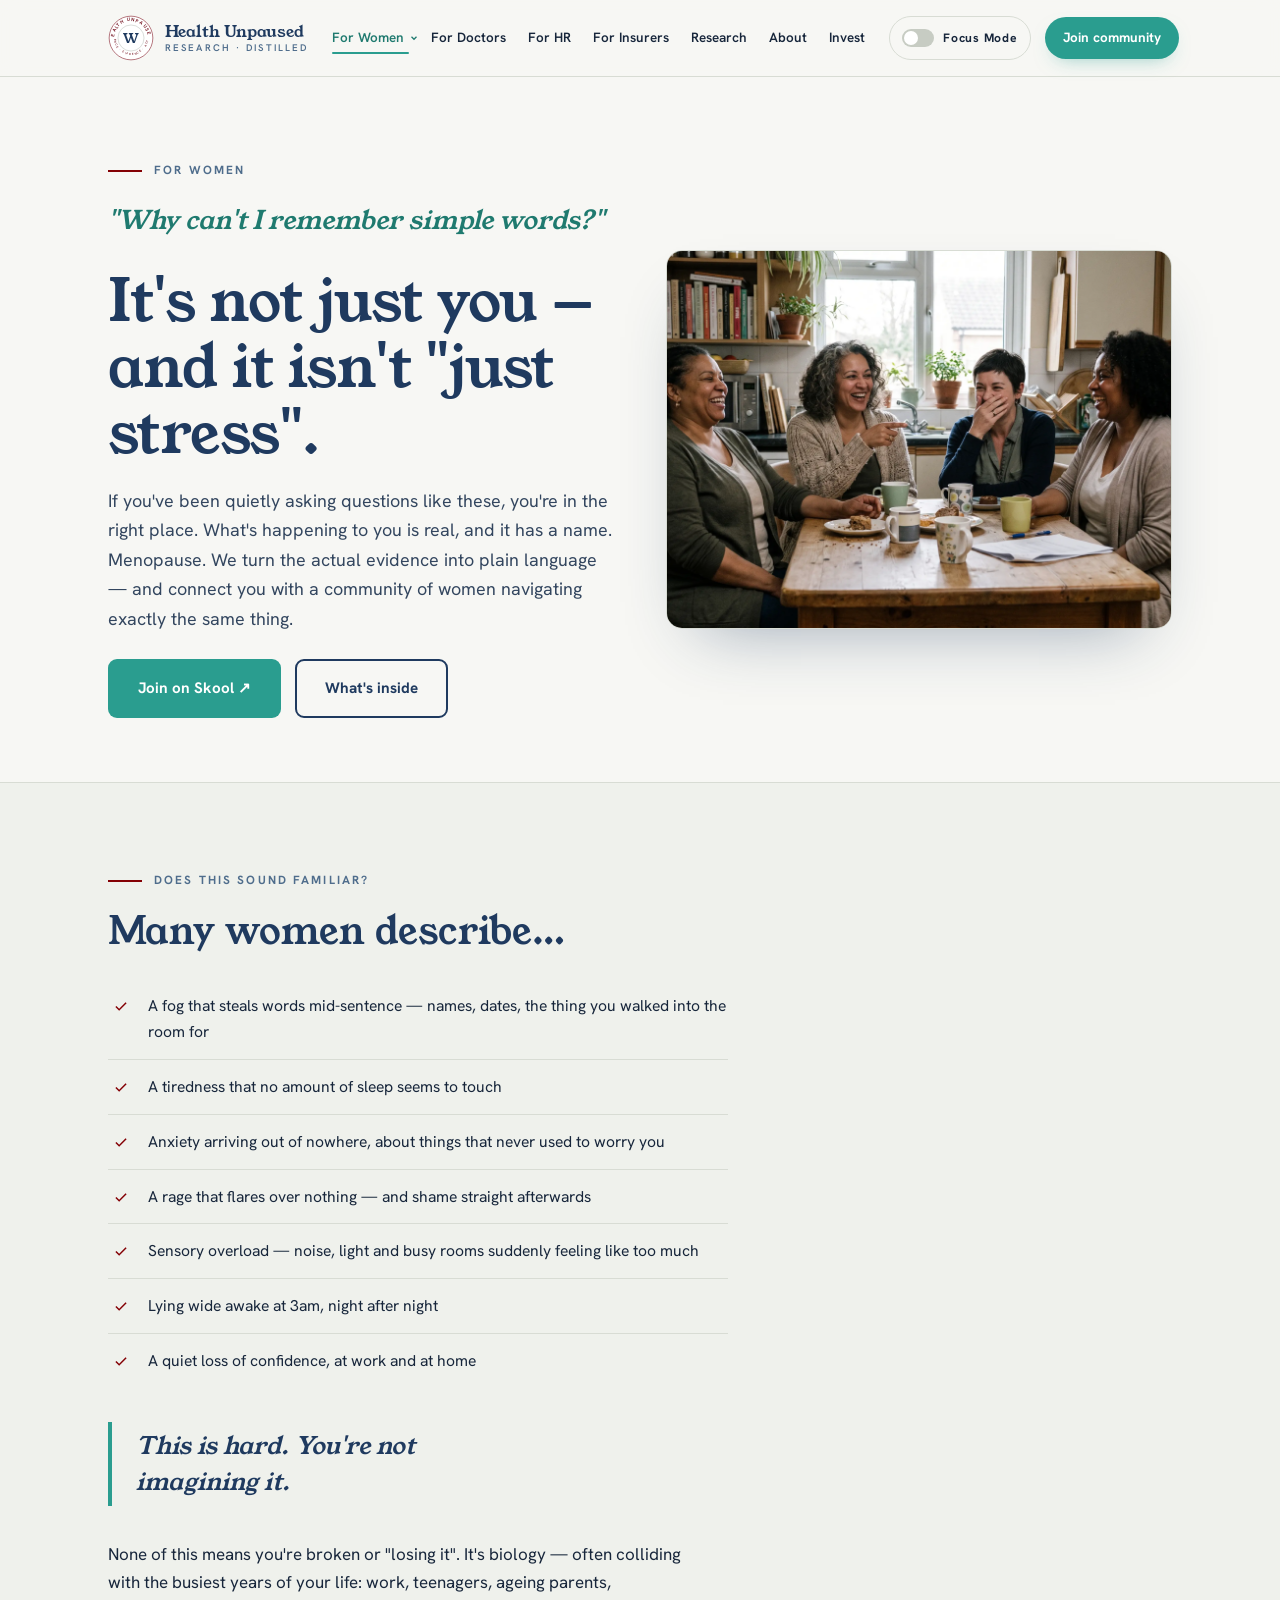
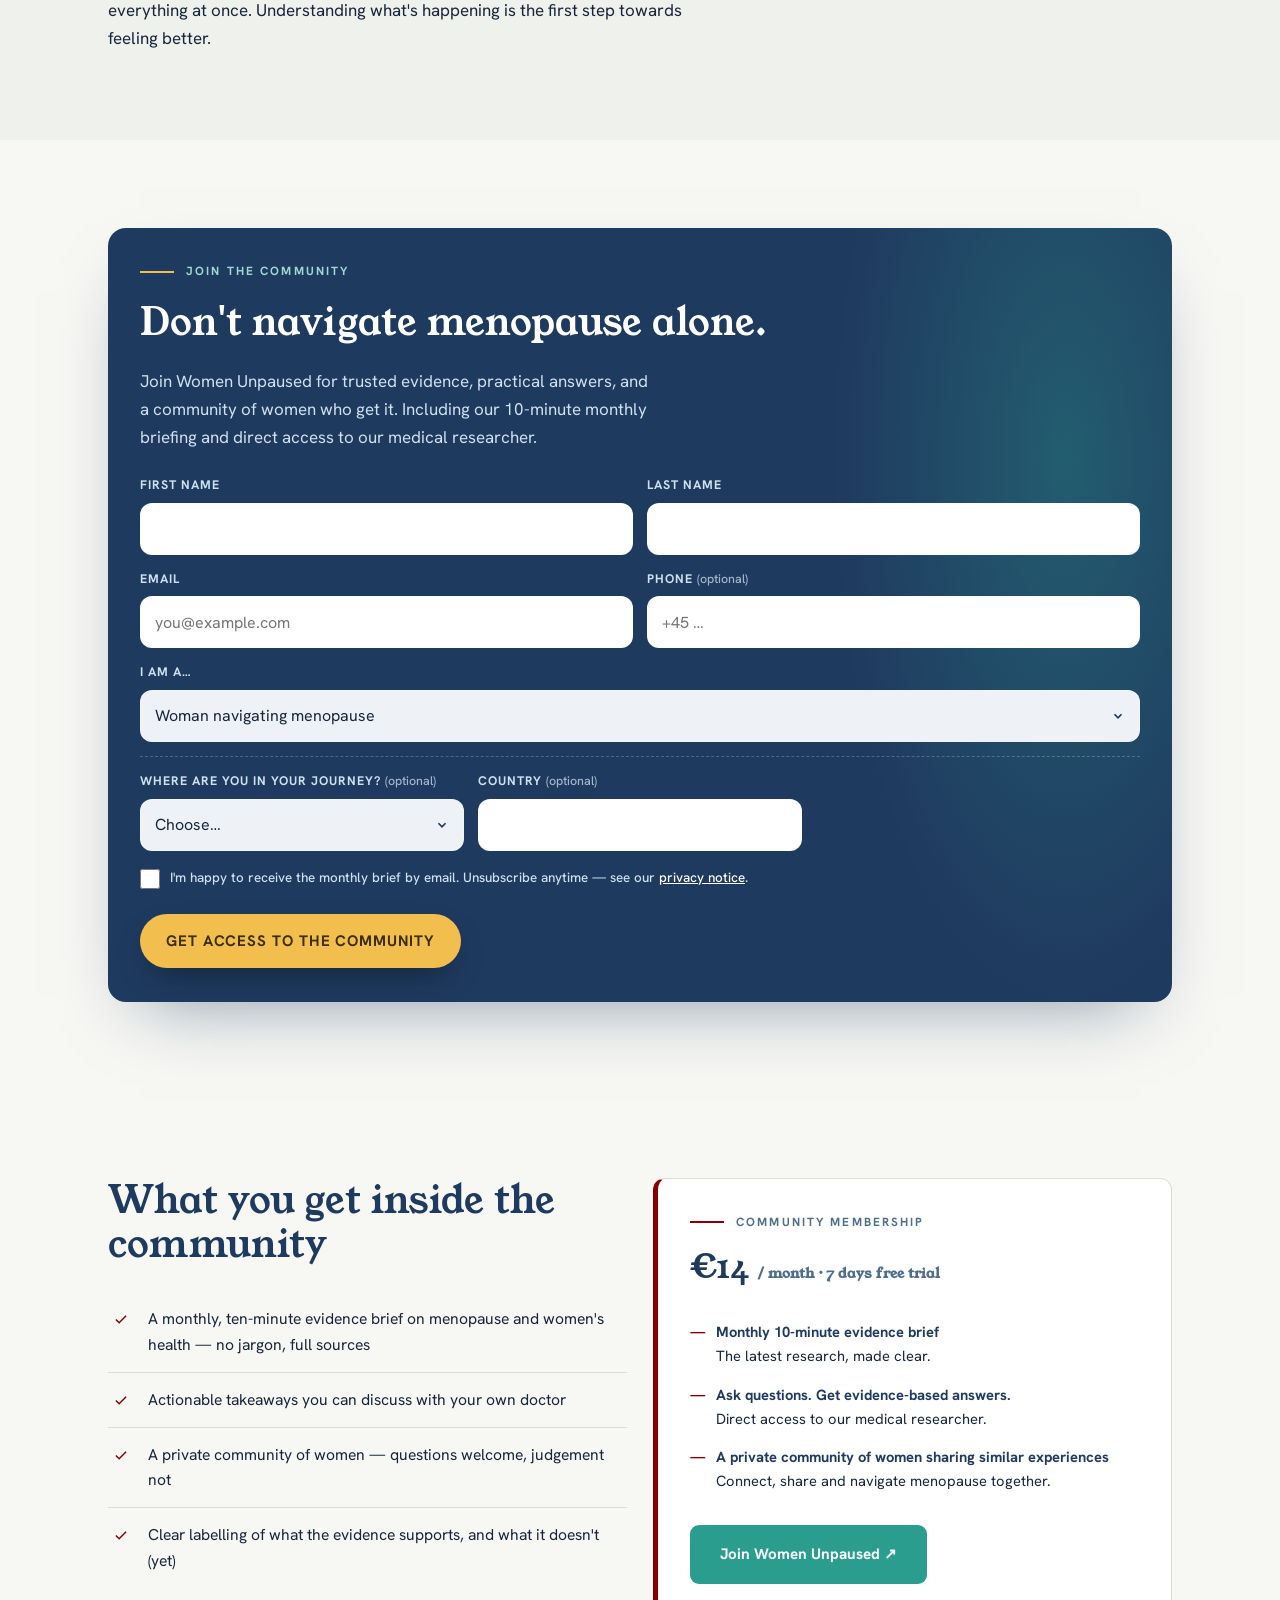
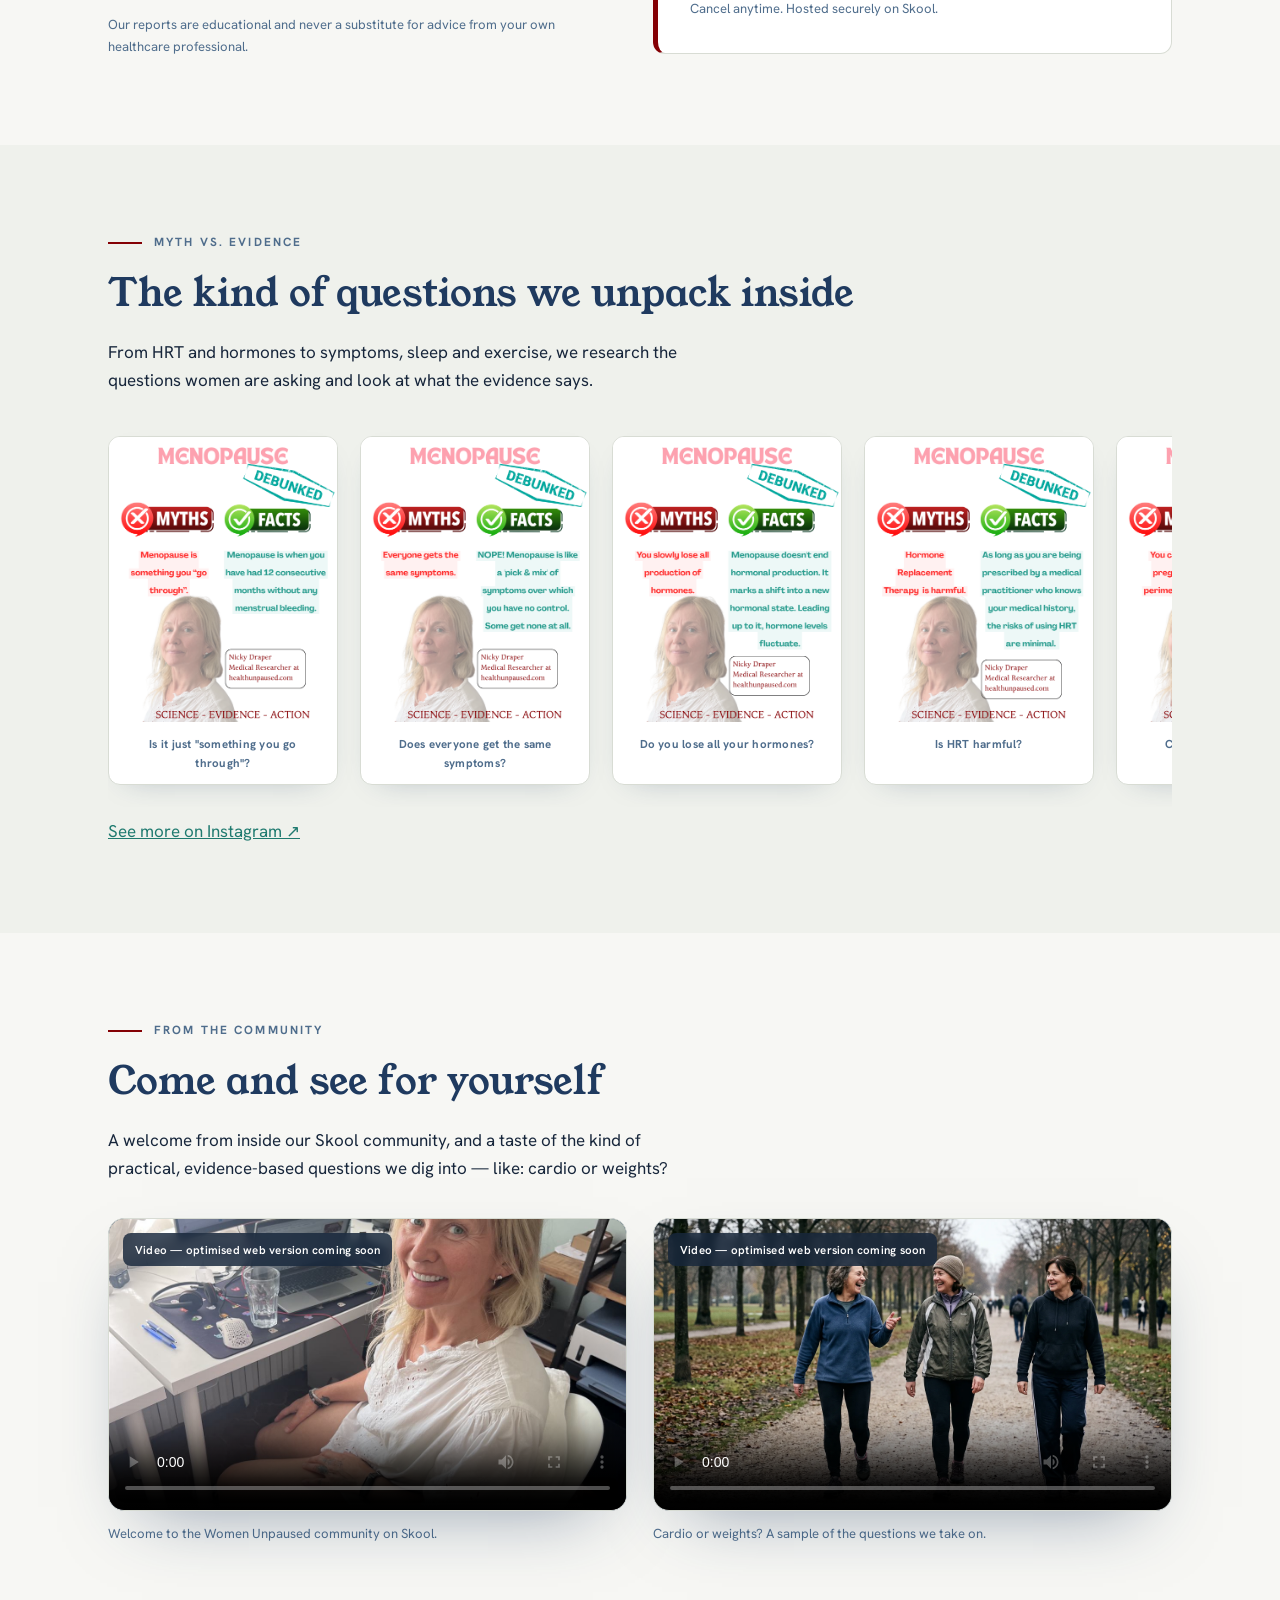
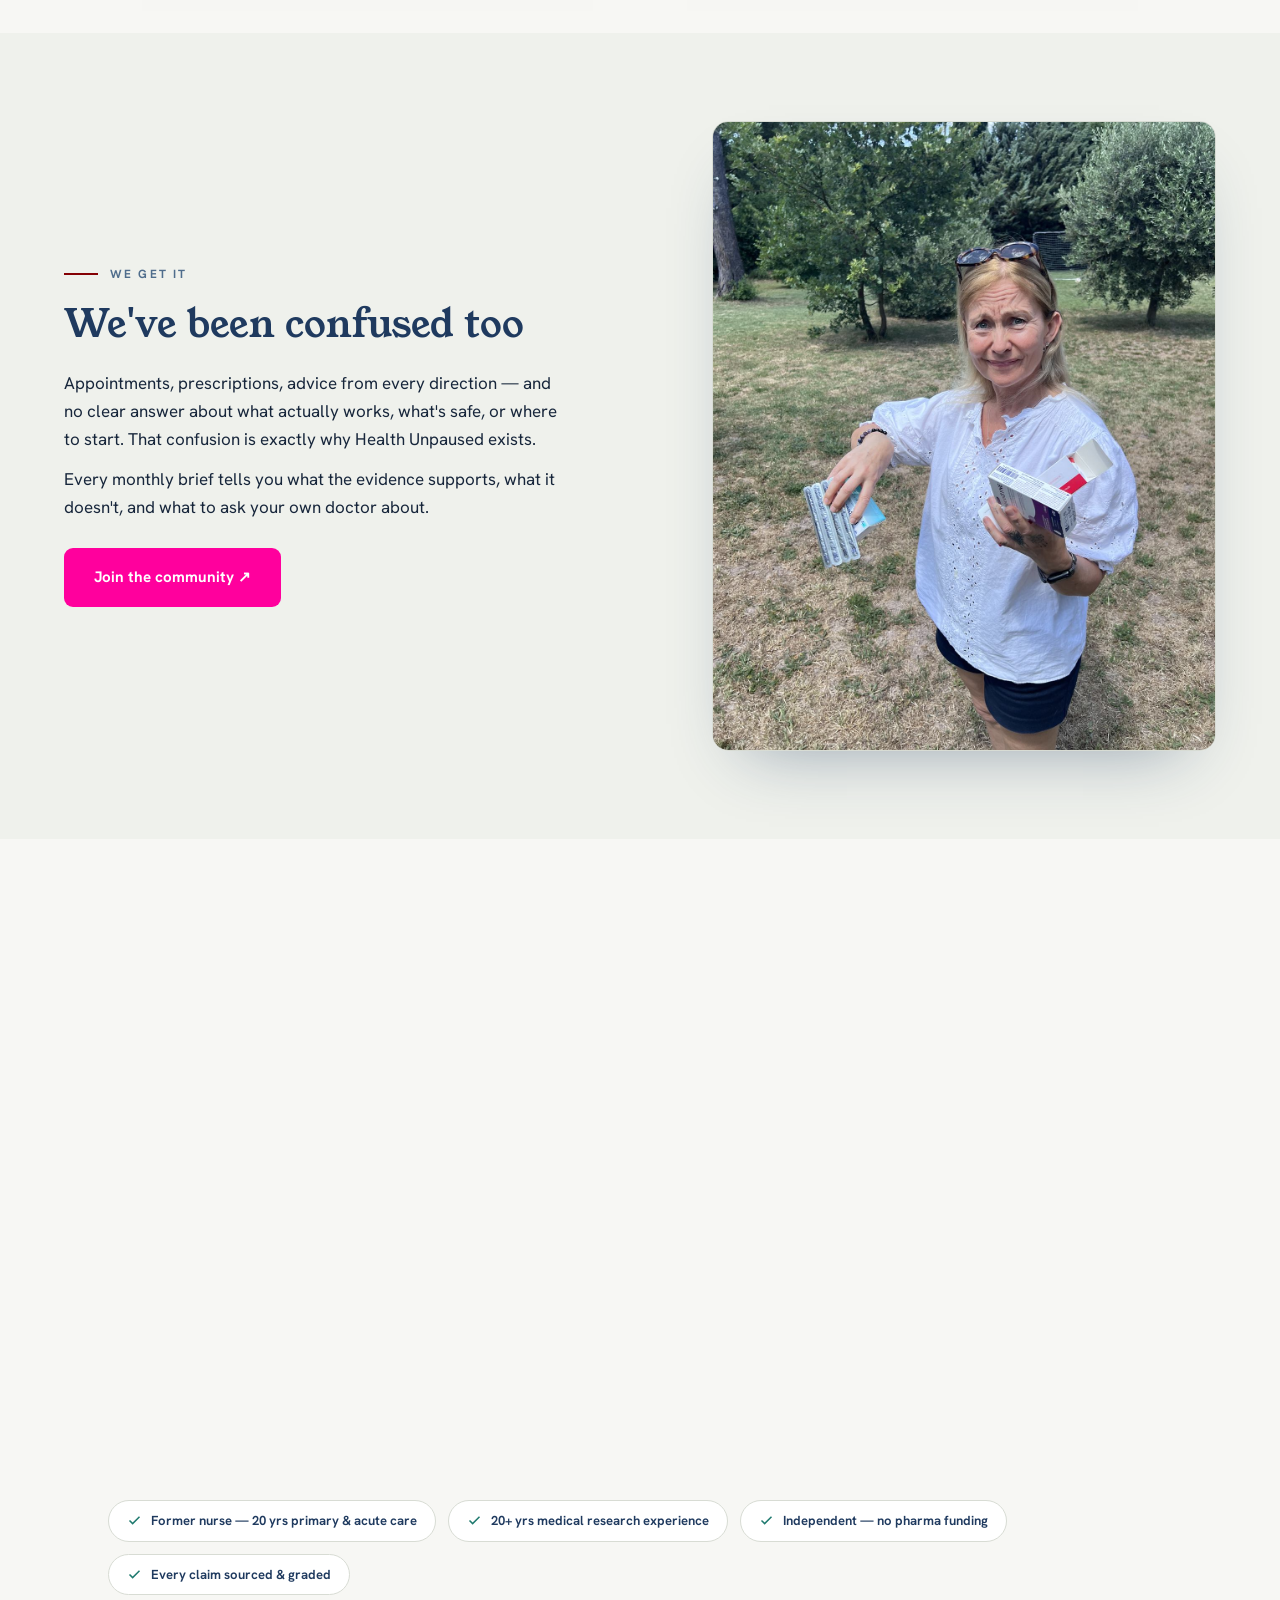
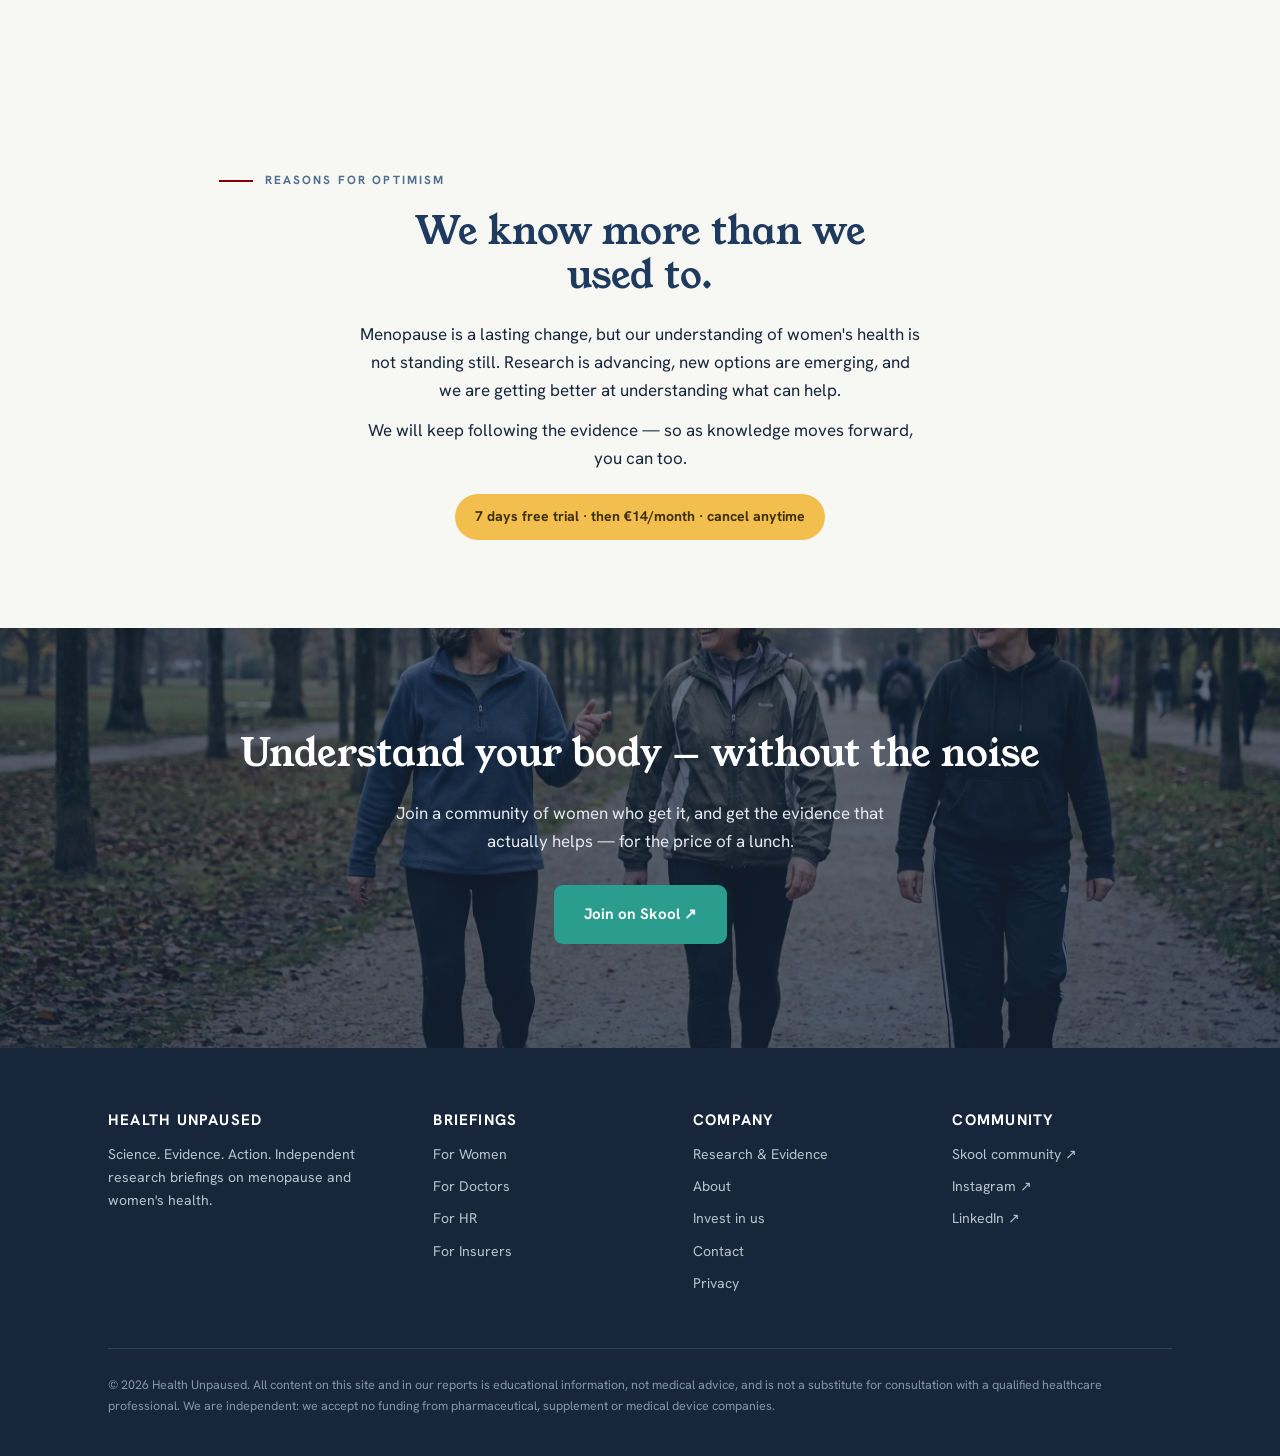
<file: for-women.html>
<!DOCTYPE html>
<html lang="en">
<head>
<meta charset="UTF-8">
<script>document.documentElement.className+=" js";</script>
<meta name="viewport" content="width=device-width, initial-scale=1">
<meta name="robots" content="noindex, nofollow">
<title>For Women — Menopause evidence, without the noise | Health Unpaused</title>
<meta name="description" content="Brain fog, exhaustion, anxiety — it's not just you, and it isn't 'just stress'. Evidence-based menopause knowledge in plain language, plus a community of women navigating the same thing. A monthly ten-minute brief with full sources.">
<meta name="theme-color" content="#F7F7F4">
<meta property="og:type" content="website">
<meta property="og:site_name" content="Health Unpaused">
<meta property="og:title" content="For Women — Menopause evidence, without the noise | Health Unpaused">
<meta property="og:description" content="Brain fog, exhaustion, anxiety — it's not just you, and it isn't 'just stress'. Evidence-based menopause knowledge in plain language, plus a community of women navigating the same thing. A monthly ten-minute brief with full sources.">
<link rel="icon" href="data:image/svg+xml,%3Csvg xmlns='http://www.w3.org/2000/svg' viewBox='0 0 64 64'%3E%3Ccircle cx='32' cy='32' r='30' fill='%23fff' stroke='%238A2432' stroke-width='3'/%3E%3Ctext x='32' y='42' text-anchor='middle' font-family='Georgia,serif' font-size='30' fill='%231F3A5F'%3EW%3C/text%3E%3C/svg%3E">
<link rel="stylesheet" href="assets/css/theme.css">
<script src="assets/js/site.js" defer></script>
<script src="assets/js/signup.js" defer></script>
</head>
<body class="seg-women">
<a class="skip-link" href="#main">Skip to content</a>

<header>
  <div class="focus-note" role="status">Focus Mode is on — a calmer, simplified view. Turn it off with the switch in the menu.</div>
  <div class="wrap nav">
    <a class="brand" href="index.html" aria-label="Health Unpaused — home">
      <svg width="50" height="50" viewBox="0 0 120 120" aria-hidden="true">
        <defs>
          <path id="arcTop" d="M 60,60 m -44,0 a 44,44 0 1,1 88,0"/>
          <path id="arcBot" d="M 60,60 m -44,0 a 44,44 0 1,0 88,0"/>
        </defs>
        <circle cx="60" cy="60" r="57" fill="#fff" stroke="#8A2432" stroke-width="1.6"/>
        <circle cx="60" cy="60" r="34" fill="none" stroke="#B9C0BA" stroke-width="1.4"/>
        <text font-family="Hanken Grotesk" font-size="12.5" font-weight="700" letter-spacing="3" fill="#7A1E2B"><textPath href="#arcTop" startOffset="50%" text-anchor="middle">HEALTH UNPAUSED</textPath></text>
        <text font-family="Hanken Grotesk" font-size="7.5" font-weight="600" letter-spacing="2" fill="#7A1E2B"><textPath href="#arcBot" startOffset="50%" text-anchor="middle">SCIENCE · EVIDENCE · ACTION</textPath></text>
        <text x="60" y="72" text-anchor="middle" font-family="Young Serif" font-size="34" fill="#1F3A5F">W</text>
      </svg>
      <span class="brand-name">Health Unpaused<small>Research · Distilled</small></span>
    </a>
    <button class="menu-btn" id="menuBtn" aria-expanded="false" aria-controls="navLinks">Menu</button>
    <nav class="nav-links" id="navLinks" aria-label="Main">
      <div class="has-sub">
        <a href="for-women.html">For Women <svg class="caret" width="10" height="10" viewBox="0 0 24 24" fill="none" stroke="currentColor" stroke-width="3" aria-hidden="true"><path d="M6 9l6 6 6-6"/></svg></a>
        <div class="sub" aria-label="For Women">
          <a href="for-women.html">Overview<small>The evidence brief &amp; what you get</small></a>
          <a href="for-women-v2.html">Women Unpaused<small>The community — let's talk about it</small></a>
        </div>
      </div>
      <a href="for-doctors.html">For Doctors</a>
      <a href="for-hr.html">For HR</a>
      <a href="for-insurance.html">For Insurers</a>
      <a href="research.html">Research</a>
      <a href="about.html">About</a>
      <a href="invest.html">Invest</a>
      <a class="nav-join-mobile" href="https://www.skool.com/women-unpaused-4360" target="_blank" rel="noopener">Join the community ↗</a>
    </nav>
    <button class="focus-toggle" id="focusToggle" aria-pressed="false" title="Focus Mode simplifies layout and typography for easier reading — helpful for ADHD, autism and dyslexia.">
      <span class="track" aria-hidden="true"><span class="knob"></span></span>
      <span class="label-txt">Focus&nbsp;Mode</span>
    </button>
    <a class="nav-cta" href="https://www.skool.com/women-unpaused-4360" target="_blank" rel="noopener">Join community</a>
  </div>
</header>

<main id="main">

  <!-- SEGMENT HERO -->
  <div class="seg-hero reveal" style="--seg:var(--seg-women)">
    <div class="wrap">
      <div class="split">
        <div>
          <p class="eyebrow">For Women</p>
          <span class="q-rotate" data-rotate aria-label="Questions many women ask themselves">
            <span class="q">"Why can't I remember simple words?"</span>
            <span class="q">"Why am I so tired all the time?"</span>
            <span class="q">"Why am I suddenly anxious?"</span>
          </span>
          <h1>It's not just you — and it isn't "just stress".</h1>
          <p class="lede">If you've been quietly asking questions like these, you're in the right place. What's happening to you is real, and it has a name. Menopause. We turn the actual evidence into plain language — and connect you with a community of women navigating exactly the same thing.</p>
          <div class="cta-row" style="margin-top:26px">
            <a class="btn primary" href="https://www.skool.com/women-unpaused-4360" target="_blank" rel="noopener">Join on Skool ↗</a>
            <a class="btn ghost" href="#inside">What's inside</a>
          </div>
        </div>
        <div class="split-media">
          <div class="frame-img"><img src="assets/img/doc/kitchen-table.webp" alt="Women of different ethnicities, ages and body shapes around a kitchen table, laughing together despite looking tired" loading="eager"></div>
        </div>
      </div>
    </div>
  </div>

  <!-- RECOGNITION: many women describe -->
  <section class="block panel">
    <div class="wrap reveal">
      <p class="eyebrow">Does this sound familiar?</p>
      <h2>Many women describe…</h2>
      <ul class="checklist" style="--seg:var(--seg-women);max-width:62ch">
        <li>A fog that steals words mid-sentence — names, dates, the thing you walked into the room for</li>
        <li>A tiredness that no amount of sleep seems to touch</li>
        <li>Anxiety arriving out of nowhere, about things that never used to worry you</li>
        <li>A rage that flares over nothing — and shame straight afterwards</li>
        <li>Sensory overload — noise, light and busy rooms suddenly feeling like too much</li>
        <li>Lying wide awake at 3am, night after night</li>
        <li>A quiet loss of confidence, at work and at home</li>
      </ul>
      <p class="pullquote">This is hard. You're not imagining it.</p>
      <p style="max-width:58ch">None of this means you're broken or "losing it". It's biology — often colliding with the busiest years of your life: work, teenagers, ageing parents, everything at once. Understanding what's happening is the first step towards feeling better.</p>
    </div>
  </section>

  <section class="block" id="signup-section">
    <div class="wrap">
  <!-- SEGMENT SIGNUP -> Klaviyo -->
  <form class="signup reveal signup--locked" id="signup" data-signup data-segment="women" novalidate>
        <p class="eyebrow">Join the community</p>
        <h2>Don't navigate menopause alone.</h2>
        <p class="signup__intro">Join Women Unpaused for trusted evidence, practical answers, and a community of women who get it. Including our 10-minute monthly briefing and direct access to our medical researcher.</p>
        <div class="signup__grid">
          <div class="f">
              <label for="signup-first_name">First name</label>
              <input id="signup-first_name" type="text" name="first_name" autocomplete="given-name" required>
            </div>
          <div class="f">
              <label for="signup-last_name">Last name</label>
              <input id="signup-last_name" type="text" name="last_name" autocomplete="family-name">
            </div>
          <div class="f">
              <label for="signup-email">Email</label>
              <input id="signup-email" type="email" name="email" autocomplete="email" placeholder="you@example.com" required>
            </div>
          <div class="f">
              <label for="signup-phone">Phone <span class="opt">(optional)</span></label>
              <input id="signup-phone" type="tel" name="phone" autocomplete="tel" placeholder="+45 …">
            </div>
          <div class="f f--full">
              <label for="signup-segment">I am a…</label>
              <select id="signup-segment" name="segment" required>
                <option value="">Choose…</option>
                <option value="women" selected>Woman navigating menopause</option>
                <option value="doctors">Doctor / clinician</option>
                <option value="hr">HR / People team</option>
                <option value="insurance">Health insurer</option>
              </select>
            </div>
          <div class="signup__extra" data-for="women" hidden>
            <div class="f">
              <label for="signup-journey_stage">Where are you in your journey? <span class="opt">(optional)</span></label>
              <select id="signup-journey_stage" name="journey_stage">
                <option value="">Choose…</option>
                <option>Perimenopause</option>
                <option>Menopause</option>
                <option>Post-menopause</option>
                <option>Not sure yet</option>
              </select>
            </div>
            <div class="f">
              <label for="signup-country">Country <span class="opt">(optional)</span></label>
              <input id="signup-country" type="text" name="country" autocomplete="country-name">
            </div>
          </div>
          <div class="signup__extra" data-for="doctors" hidden>
            <div class="f">
              <label for="signup-role">Your role <span class="opt">(optional)</span></label>
              <select id="signup-role" name="role">
                <option value="">Choose…</option>
                <option>GP / family doctor</option>
                <option>Gynaecologist</option>
                <option>Nurse / nurse practitioner</option>
                <option>Other clinician</option>
              </select>
            </div>
            <div class="f">
              <label for="signup-company">Practice / clinic <span class="opt">(optional)</span></label>
              <input id="signup-company" type="text" name="company" autocomplete="organization">
            </div>
            <div class="f">
              <label for="signup-country">Country <span class="opt">(optional)</span></label>
              <input id="signup-country" type="text" name="country" autocomplete="country-name">
            </div>
          </div>
          <div class="signup__extra" data-for="hr" hidden>
            <div class="f">
              <label for="signup-company">Company <span class="opt">(optional)</span></label>
              <input id="signup-company" type="text" name="company" autocomplete="organization">
            </div>
            <div class="f">
              <label for="signup-role">Your role <span class="opt">(optional)</span></label>
              <input id="signup-role" type="text" name="role" autocomplete="organization-title">
            </div>
            <div class="f">
              <label for="signup-company_size">Company size <span class="opt">(optional)</span></label>
              <select id="signup-company_size" name="company_size">
                <option value="">Choose…</option>
                <option>1–49</option>
                <option>50–249</option>
                <option>250–999</option>
                <option>1,000+</option>
              </select>
            </div>
          </div>
          <div class="signup__extra" data-for="insurance" hidden>
            <div class="f">
              <label for="signup-company">Company <span class="opt">(optional)</span></label>
              <input id="signup-company" type="text" name="company" autocomplete="organization">
            </div>
            <div class="f">
              <label for="signup-role">Your role <span class="opt">(optional)</span></label>
              <input id="signup-role" type="text" name="role" autocomplete="organization-title">
            </div>
            <div class="f">
              <label for="signup-country">Country <span class="opt">(optional)</span></label>
              <input id="signup-country" type="text" name="country" autocomplete="country-name">
            </div>
          </div>
        </div>
        <label class="signup__consent"><input type="checkbox" name="consent" required> <span>I'm happy to receive the monthly brief by email. Unsubscribe anytime — see our <a href="privacy.html">privacy notice</a>.</span></label>
        <button class="btn-gold signup__submit" type="submit">Get access to the community</button>
        <p class="signup__error" role="alert" hidden></p>
        <div class="signup__done" hidden></div>
  </form>
    </div>
  </section>



  <!-- WHAT YOU GET + SUBSCRIBE -->
  <section class="block" id="inside">
    <div class="wrap grid-2 reveal" style="align-items:start">
      <div>
        <h2>What you get inside the community</h2>
        <ul class="checklist" style="--seg:var(--seg-women)">
          <li>A monthly, ten-minute evidence brief on menopause and women's health — no jargon, full sources</li>
          <li>Actionable takeaways you can discuss with your own doctor</li>
          <li>A private community of women — questions welcome, judgement not</li>
          <li>Clear labelling of what the evidence supports, and what it doesn't (yet)</li>
        </ul>
        <p class="note">Our reports are educational and never a substitute for advice from your own healthcare professional.</p>
      </div>
      <div class="sub-box" style="--seg:var(--seg-women)">
        <p class="eyebrow" style="margin-bottom:10px">Community membership</p>
        <div class="price">€14 <span class="per">/ month · 7 days free trial</span></div>
        <ul>
          <li><b>Monthly 10-minute evidence brief</b><br>The latest research, made clear.</li>
          <li><b>Ask questions. Get evidence-based answers.</b><br>Direct access to our medical researcher.</li>
          <li><b>A private community of women sharing similar experiences</b><br>Connect, share and navigate menopause together.</li>
        </ul>
        <a class="btn primary" href="https://www.skool.com/women-unpaused-4360" target="_blank" rel="noopener">Join Women Unpaused ↗</a>
        <p class="note">Cancel anytime. Hosted securely on Skool.</p>
      </div>
    </div>
  </section>

  <!-- MYTH VS EVIDENCE — real proof of value for this audience -->
  <section class="block panel">
    <div class="wrap reveal">
      <p class="eyebrow">Myth vs. evidence</p>
      <h2>The kind of questions we unpack inside</h2>
      <p style="margin-top:14px">From HRT and hormones to symptoms, sleep and exercise, we research the questions women are asking and look at what the evidence says.</p>
      <div class="myth-rail" role="list" aria-label="Menopause myth-busting cards">
        <figure class="myth-card" role="listitem">
          <img src="assets/myths/myth-1.png" alt="Myth: menopause is just 'something you go through'. Fact: menopause is confirmed after 12 consecutive months without any menstrual bleeding." loading="lazy">
          <figcaption class="myth-cap">Is it just "something you go through"?</figcaption>
        </figure>
        <figure class="myth-card" role="listitem">
          <img src="assets/myths/myth-2.png" alt="Myth: everyone gets the same symptoms. Fact: menopause symptoms are a 'pick and mix' — some people get many, some get none." loading="lazy">
          <figcaption class="myth-cap">Does everyone get the same symptoms?</figcaption>
        </figure>
        <figure class="myth-card" role="listitem">
          <img src="assets/myths/myth-3.png" alt="Myth: you slowly lose all hormone production. Fact: menopause marks a shift into a new hormonal state; production doesn't simply end." loading="lazy">
          <figcaption class="myth-cap">Do you lose all your hormones?</figcaption>
        </figure>
        <figure class="myth-card" role="listitem">
          <img src="assets/myths/myth-4.png" alt="Myth: HRT is harmful. Fact: prescribed by a practitioner who knows your history, the risks of HRT are minimal." loading="lazy">
          <figcaption class="myth-cap">Is HRT harmful?</figcaption>
        </figure>
        <figure class="myth-card" role="listitem">
          <img src="assets/myths/myth-5.png" alt="Myth: you can't get pregnant in perimenopause. Fact: you may still release a viable egg, so pregnancy is still possible." loading="lazy">
          <figcaption class="myth-cap">Can you get pregnant in perimenopause?</figcaption>
        </figure>
      </div>
      <p style="margin-top:10px"><a href="https://www.instagram.com/health_unpaused/" target="_blank" rel="noopener">See more on Instagram ↗</a></p>
    </div>
  </section>

  <!-- FROM THE COMMUNITY (real videos) -->
  <section class="block">
    <div class="wrap">
      <div class="reveal">
        <p class="eyebrow">From the community</p>
        <h2>Come and see for yourself</h2>
        <p style="margin-top:14px;max-width:58ch">A welcome from inside our Skool community, and a taste of the kind of practical, evidence-based questions we dig into — like: cardio or weights?</p>
      </div>
      <div class="grid-2 stagger" style="margin-top:36px">
        <div>
          <div class="video-frame decorative">
            <video controls preload="none" poster="assets/img/real/desk-wave.jpg" aria-label="Welcome to the Women Unpaused community on Skool">
              <source src="assets/video/skool-welcome.mov" type="video/quicktime">
              Your browser can't play this video yet.
            </video>
            <span class="poster-note">Video — optimised web version coming soon</span>
          </div>
          <p class="note" style="margin-top:12px">Welcome to the Women Unpaused community on Skool.</p>
        </div>
        <div>
          <div class="video-frame decorative">
            <video controls preload="none" poster="assets/img/doc/walking.webp" aria-label="Cardio or weights — what the evidence says">
              <source src="assets/video/cardio-or-weights.mov" type="video/quicktime">
              Your browser can't play this video yet.
            </video>
            <span class="poster-note">Video — optimised web version coming soon</span>
          </div>
          <p class="note" style="margin-top:12px">Cardio or weights? A sample of the questions we take on.</p>
        </div>
      </div>
    </div>
  </section>

  <!-- REAL LIFE (authentic photo split) -->
  <section class="block panel">
    <div class="wrap">
      <div class="split">
        <div class="reveal" data-reveal="left">
          <p class="eyebrow">We get it</p>
          <h2>We've been confused too</h2>
          <p style="margin:18px 0 12px">Appointments, prescriptions, advice from every direction — and no clear answer about what actually works, what's safe, or where to start. That confusion is exactly why Health Unpaused exists.</p>
          <p style="margin:0 0 26px">Every monthly brief tells you what the evidence supports, what it doesn't, and what to ask your own doctor about.</p>
          <a class="btn primary" href="https://www.skool.com/women-unpaused-4360" target="_blank" rel="noopener" style="background:var(--seg-women-bright)">Join the community ↗</a>
        </div>
        <div class="split-media reveal" data-reveal="right">
          <div class="frame-img tall"><img src="assets/img/real/meds-navigate.jpg" alt="Kia looking sceptically at an armful of medication packets" loading="lazy"></div>
        </div>
      </div>
    </div>
  </section>

  <!-- HONEST SOCIAL PROOF -->
  <section class="block">
    <div class="wrap">
      <div class="reveal">
        <p class="eyebrow">In their own words</p>
        <h2>Built by women who lived the problem</h2>
      </div>
      <div class="quote-grid stagger" style="margin-top:40px">
        <div class="quote-card">
          <div class="qmark" aria-hidden="true">“</div>
          <blockquote>I'm peri-menopausal, and I've lived the problem we're solving. I saw countless doctors, had endless scans, listened to 50+ hours of menopause podcasts. I didn't find an easy solution — so I created Women Unpaused.</blockquote>
          <div class="q-who">
            <div class="avatar" aria-hidden="true">KR</div>
            <div><b>Kia Holm Reimer</b><span>Co-founder · 10+ yrs entrepreneur</span></div>
          </div>
        </div>
        <div class="quote-card">
          <div class="qmark" aria-hidden="true">“</div>
          <blockquote>Lived menopause, researched it — now demystifying it. I've spent 20+ years in medical research and two decades as a nurse. Empowering women to understand their bodies at every stage is what gets me up in the morning.</blockquote>
          <div class="q-who">
            <div class="avatar alt" aria-hidden="true">ND</div>
            <div><b>Nicky Draper</b><span>Co-founder · medical researcher</span></div>
          </div>
        </div>
        <div class="quote-card invite">
          <h3>Be part of Women Unpaused Community</h3>
          <p>Get the latest evidence and insights, ask questions, connect with women navigating similar experiences, and help shape the topics we explore.</p>
          <div><a class="btn primary" href="https://www.skool.com/women-unpaused-4360" target="_blank" rel="noopener">Join on Skool ↗</a></div>
        </div>
      </div>
      <div class="cred-strip reveal">
        <span><svg width="15" height="15" viewBox="0 0 24 24" fill="none" stroke-width="2.4"><path d="M20 6 9 17l-5-5"/></svg>Former nurse — 20 yrs primary &amp; acute care</span>
        <span><svg width="15" height="15" viewBox="0 0 24 24" fill="none" stroke-width="2.4"><path d="M20 6 9 17l-5-5"/></svg>20+ yrs medical research experience</span>
        <span><svg width="15" height="15" viewBox="0 0 24 24" fill="none" stroke-width="2.4"><path d="M20 6 9 17l-5-5"/></svg>Independent — no pharma funding</span>
        <span><svg width="15" height="15" viewBox="0 0 24 24" fill="none" stroke-width="2.4"><path d="M20 6 9 17l-5-5"/></svg>Every claim sourced &amp; graded</span>
      </div>
    </div>
  </section>

  <!-- REALISTIC HOPE -->
  <section class="block">
    <div class="wrap reveal" style="text-align:center">
      <p class="eyebrow" style="justify-content:center">Reasons for optimism</p>
      <h2 style="margin-inline:auto;max-width:22ch">We know more than we used to.</h2>
      <p style="margin:16px auto 0;max-width:56ch">Menopause is a lasting change, but our understanding of women's health is not standing still. Research is advancing, new options are emerging, and we are getting better at understanding what can help.</p>
      <p style="margin:12px auto 0;max-width:56ch">We will keep following the evidence — so as knowledge moves forward, you can too.</p>
      <a class="trial-pill" href="https://www.skool.com/women-unpaused-4360" target="_blank" rel="noopener">7 days free trial · then €14/month · cancel anytime</a>
    </div>
  </section>

  <!-- CLOSING CTA (image band) -->
  <section class="imgband imgband--center" aria-label="Join the community">
    <img src="assets/img/doc/walking.webp" alt="Three women of different ages and backgrounds walking together in a park, one laughing" data-parallax>
    <div class="wrap" style="text-align:center;padding-block:20px">
      <h2 style="margin-inline:auto">Understand your body — without the noise</h2>
      <p style="margin:14px auto 30px;max-width:52ch">Join a community of women who get it, and get the evidence that actually helps — for the price of a lunch.</p>
      <a class="btn primary" href="https://www.skool.com/women-unpaused-4360" target="_blank" rel="noopener">Join on Skool ↗</a>
    </div>
  </section>

</main>

<footer>
  <div class="wrap">
    <div class="foot-grid">
      <div>
        <h3>Health Unpaused</h3>
        <p style="max-width:32ch">Science. Evidence. Action. Independent research briefings on menopause and women's health.</p>
      </div>
      <div>
        <h3>Briefings</h3>
        <ul>
          <li><a href="for-women.html">For Women</a></li>
          <li><a href="for-doctors.html">For Doctors</a></li>
          <li><a href="for-hr.html">For HR</a></li>
          <li><a href="for-insurance.html">For Insurers</a></li>
        </ul>
      </div>
      <div>
        <h3>Company</h3>
        <ul>
          <li><a href="research.html">Research &amp; Evidence</a></li>
          <li><a href="about.html">About</a></li>
          <li><a href="invest.html">Invest in us</a></li>
          <li><a href="mailto:hello@healthunpaused.com">Contact</a></li>
          <li><a href="privacy.html">Privacy</a></li>
        </ul>
      </div>
      <div>
        <h3>Community</h3>
        <ul>
          <li><a href="https://www.skool.com/women-unpaused-4360" target="_blank" rel="noopener">Skool community ↗</a></li>
          <li><a href="https://www.instagram.com/health_unpaused/" target="_blank" rel="noopener">Instagram ↗</a></li>
          <li><a href="https://www.linkedin.com/company/health-unpaused" target="_blank" rel="noopener">LinkedIn ↗</a></li>
        </ul>
      </div>
    </div>
    <p class="disclaimer">© 2026 Health Unpaused. All content on this site and in our reports is educational information, not medical advice, and is not a substitute for consultation with a qualified healthcare professional. We are independent: we accept no funding from pharmaceutical, supplement or medical device companies.</p>
  </div>
</footer>

</body>
</html>
</file>
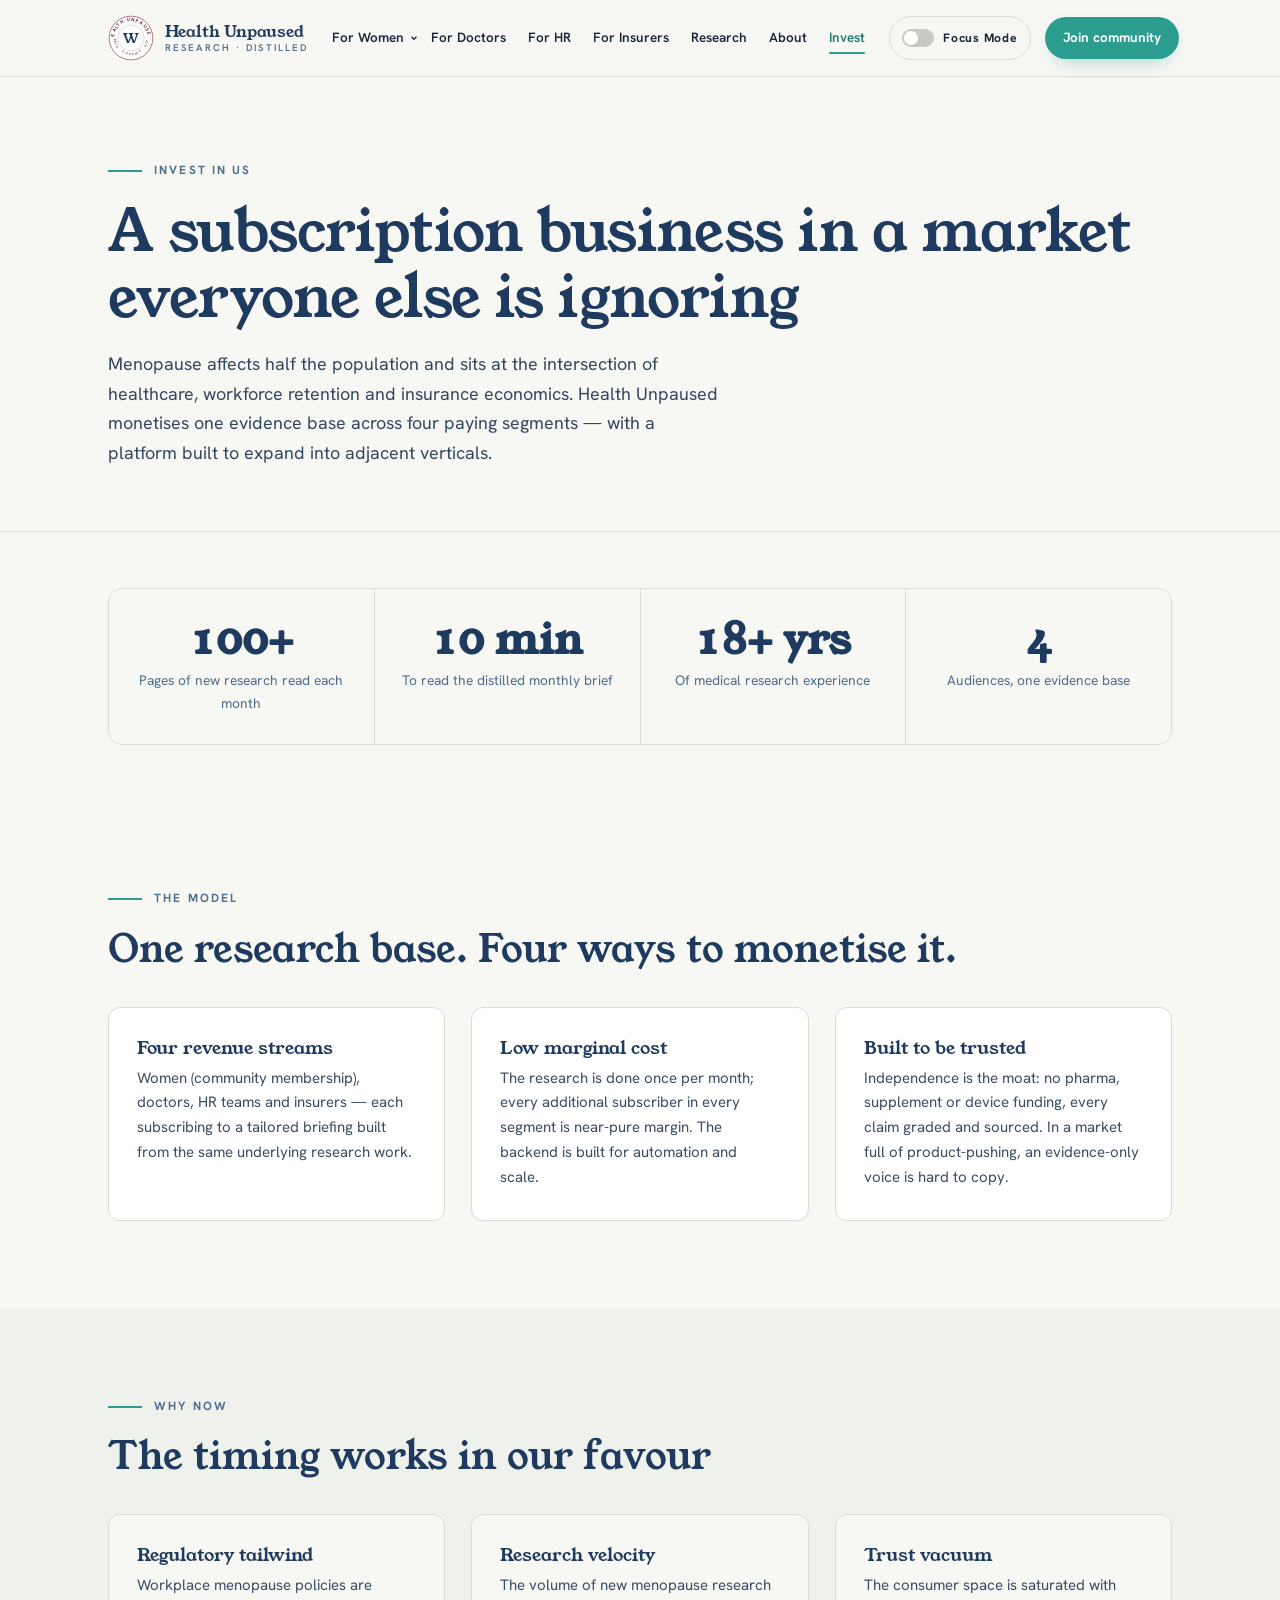
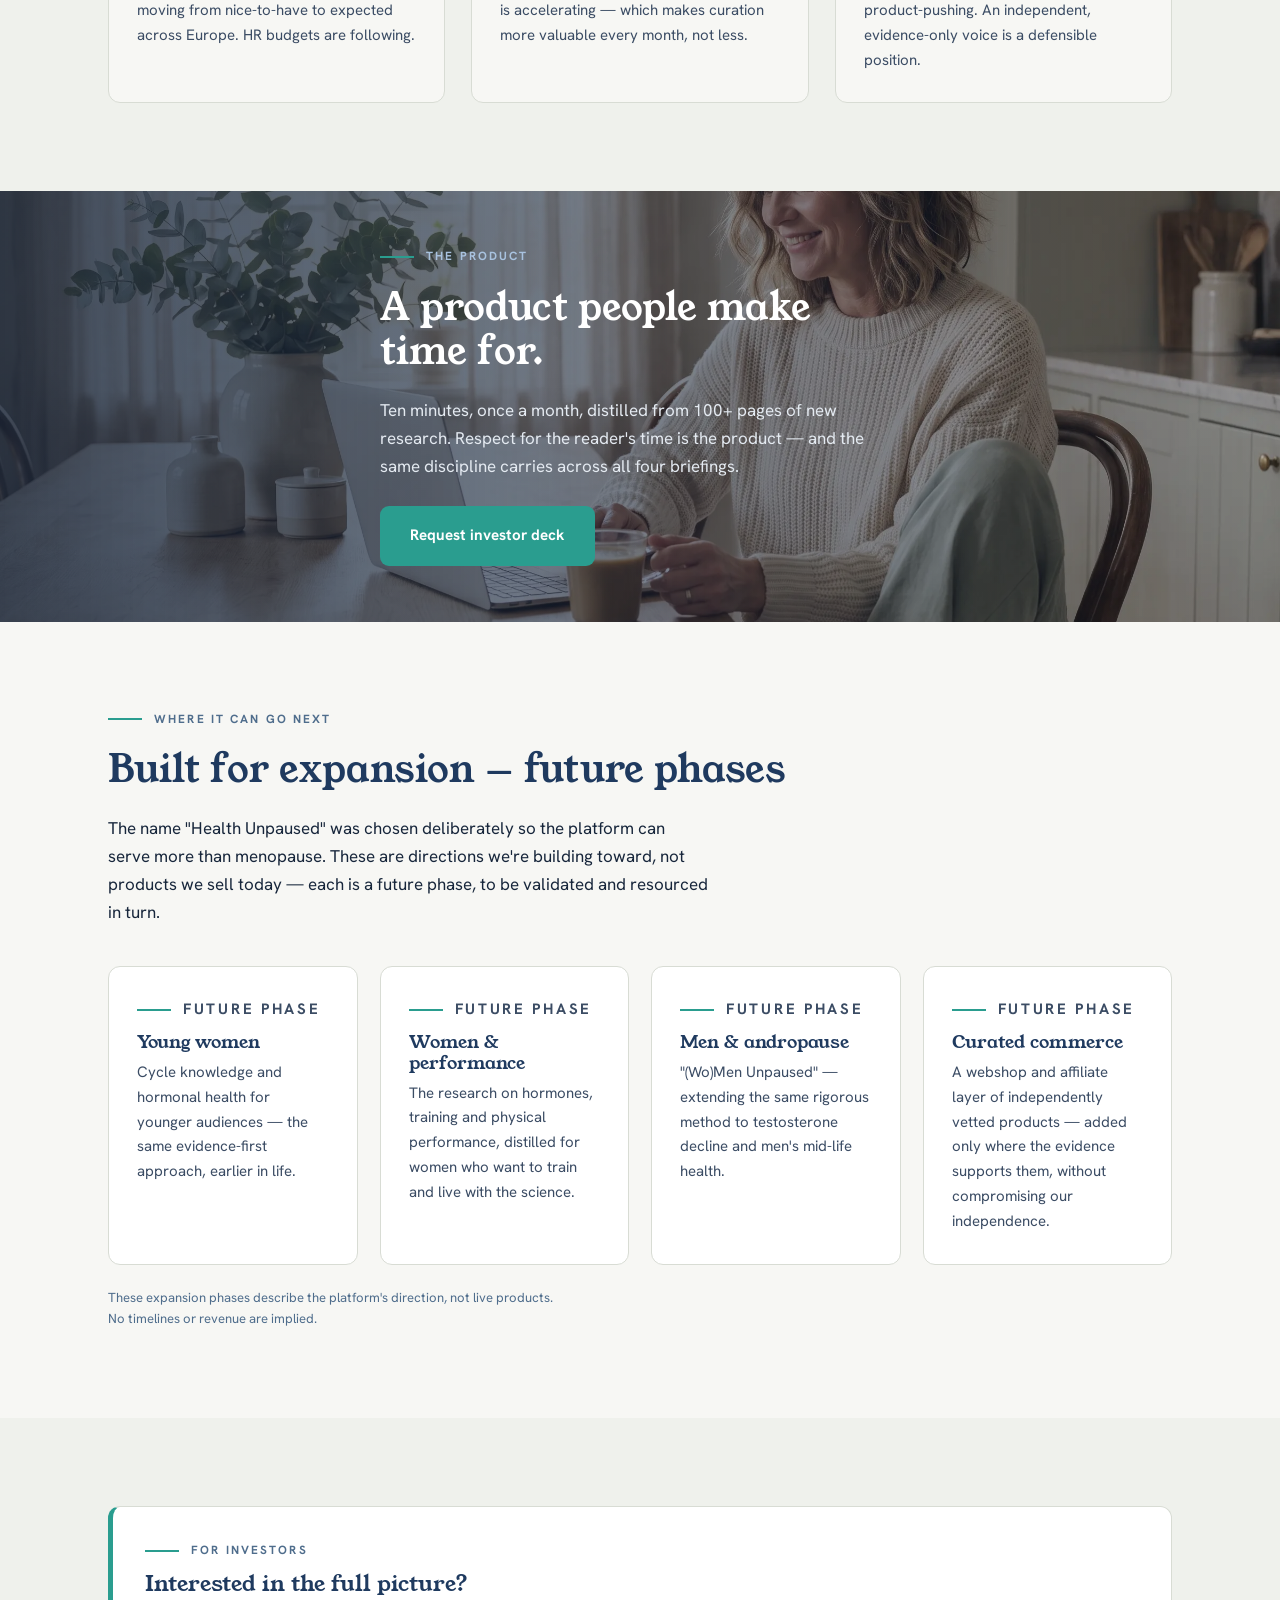
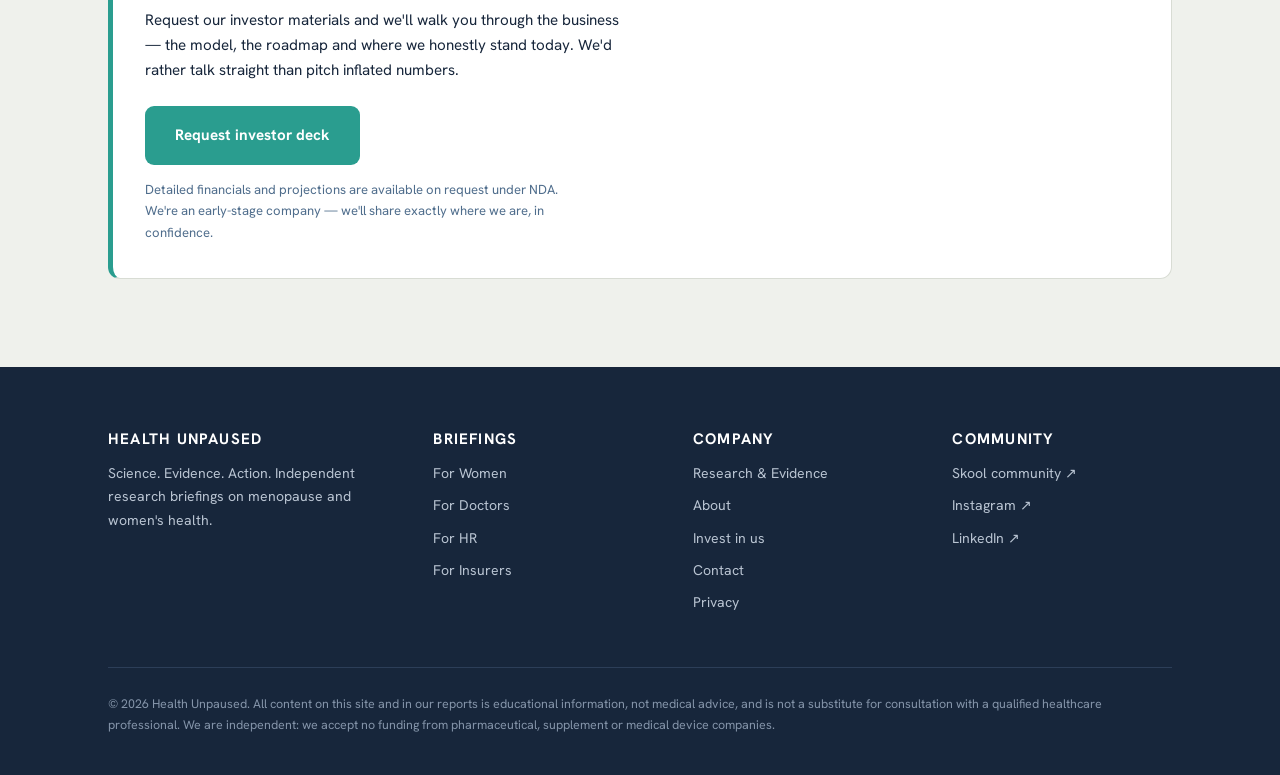
<file: invest.html>
<!DOCTYPE html>
<html lang="en">
<head>
<meta charset="UTF-8">
<script>document.documentElement.className+=" js";</script>
<meta name="viewport" content="width=device-width, initial-scale=1">
<meta name="robots" content="noindex, nofollow">
<title>Invest in Health Unpaused — one evidence base, four paying segments</title>
<meta name="description" content="Health Unpaused is a subscription business monetising one monthly research base across four segments — women, doctors, HR and insurers — with a platform built to expand. Request our investor materials.">
<meta name="theme-color" content="#F7F7F4">
<meta property="og:type" content="website">
<meta property="og:site_name" content="Health Unpaused">
<meta property="og:title" content="Invest in Health Unpaused — one evidence base, four paying segments">
<meta property="og:description" content="Health Unpaused is a subscription business monetising one monthly research base across four segments — women, doctors, HR and insurers — with a platform built to expand. Request our investor materials.">
<link rel="icon" href="data:image/svg+xml,%3Csvg xmlns='http://www.w3.org/2000/svg' viewBox='0 0 64 64'%3E%3Ccircle cx='32' cy='32' r='30' fill='%23fff' stroke='%238A2432' stroke-width='3'/%3E%3Ctext x='32' y='42' text-anchor='middle' font-family='Georgia,serif' font-size='30' fill='%231F3A5F'%3EW%3C/text%3E%3C/svg%3E">
<link rel="stylesheet" href="assets/css/theme.css">
<script src="assets/js/site.js" defer></script>
</head>
<body>
<a class="skip-link" href="#main">Skip to content</a>

<header>
  <div class="focus-note" role="status">Focus Mode is on — a calmer, simplified view. Turn it off with the switch in the menu.</div>
  <div class="wrap nav">
    <a class="brand" href="index.html" aria-label="Health Unpaused — home">
      <svg width="50" height="50" viewBox="0 0 120 120" aria-hidden="true">
        <defs>
          <path id="arcTop" d="M 60,60 m -44,0 a 44,44 0 1,1 88,0"/>
          <path id="arcBot" d="M 60,60 m -44,0 a 44,44 0 1,0 88,0"/>
        </defs>
        <circle cx="60" cy="60" r="57" fill="#fff" stroke="#8A2432" stroke-width="1.6"/>
        <circle cx="60" cy="60" r="34" fill="none" stroke="#B9C0BA" stroke-width="1.4"/>
        <text font-family="Hanken Grotesk" font-size="12.5" font-weight="700" letter-spacing="3" fill="#7A1E2B"><textPath href="#arcTop" startOffset="50%" text-anchor="middle">HEALTH UNPAUSED</textPath></text>
        <text font-family="Hanken Grotesk" font-size="7.5" font-weight="600" letter-spacing="2" fill="#7A1E2B"><textPath href="#arcBot" startOffset="50%" text-anchor="middle">SCIENCE · EVIDENCE · ACTION</textPath></text>
        <text x="60" y="72" text-anchor="middle" font-family="Young Serif" font-size="34" fill="#1F3A5F">W</text>
      </svg>
      <span class="brand-name">Health Unpaused<small>Research · Distilled</small></span>
    </a>
    <button class="menu-btn" id="menuBtn" aria-expanded="false" aria-controls="navLinks">Menu</button>
    <nav class="nav-links" id="navLinks" aria-label="Main">
      <div class="has-sub">
        <a href="for-women.html">For Women <svg class="caret" width="10" height="10" viewBox="0 0 24 24" fill="none" stroke="currentColor" stroke-width="3" aria-hidden="true"><path d="M6 9l6 6 6-6"/></svg></a>
        <div class="sub" aria-label="For Women">
          <a href="for-women.html">Overview<small>The evidence brief &amp; what you get</small></a>
          <a href="for-women-v2.html">Women Unpaused<small>The community — let's talk about it</small></a>
        </div>
      </div>
      <a href="for-doctors.html">For Doctors</a>
      <a href="for-hr.html">For HR</a>
      <a href="for-insurance.html">For Insurers</a>
      <a href="research.html">Research</a>
      <a href="about.html">About</a>
      <a href="invest.html">Invest</a>
      <a class="nav-join-mobile" href="https://www.skool.com/women-unpaused-4360" target="_blank" rel="noopener">Join the community ↗</a>
    </nav>
    <button class="focus-toggle" id="focusToggle" aria-pressed="false" title="Focus Mode simplifies layout and typography for easier reading — helpful for ADHD, autism and dyslexia.">
      <span class="track" aria-hidden="true"><span class="knob"></span></span>
      <span class="label-txt">Focus&nbsp;Mode</span>
    </button>
    <a class="nav-cta" href="https://www.skool.com/women-unpaused-4360" target="_blank" rel="noopener">Join community</a>
  </div>
</header>

<main id="main">

  <!-- HERO -->
  <div class="seg-hero reveal">
    <div class="wrap">
      <p class="eyebrow">Invest in us</p>
      <h1>A subscription business in a market everyone else is ignoring</h1>
      <p class="lede">Menopause affects half the population and sits at the intersection of healthcare, workforce retention and insurance economics. Health Unpaused monetises one evidence base across four paying segments — with a platform built to expand into adjacent verticals.</p>
    </div>
  </div>

  <!-- STAT BAND (count-up) -->
  <section class="block tight">
    <div class="wrap stagger">
      <div class="stat-band">
        <div class="stat"><b data-count="100" data-suffix="+">0</b><span>Pages of new research read each month</span></div>
        <div class="stat"><b data-count="10" data-suffix=" min">0</b><span>To read the distilled monthly brief</span></div>
        <div class="stat"><b data-count="18" data-suffix="+ yrs">0</b><span>Of medical research experience</span></div>
        <div class="stat"><b data-count="4">0</b><span>Audiences, one evidence base</span></div>
      </div>
    </div>
  </section>

  <!-- THE MODEL -->
  <section class="block reveal">
    <div class="wrap">
      <p class="eyebrow">The model</p>
      <h2>One research base. Four ways to monetise it.</h2>
      <div class="grid-3 stagger" style="margin-top:36px">
        <div class="card"><h3>Four revenue streams</h3><p>Women (community membership), doctors, HR teams and insurers — each subscribing to a tailored briefing built from the same underlying research work.</p></div>
        <div class="card"><h3>Low marginal cost</h3><p>The research is done once per month; every additional subscriber in every segment is near-pure margin. The backend is built for automation and scale.</p></div>
        <div class="card"><h3>Built to be trusted</h3><p>Independence is the moat: no pharma, supplement or device funding, every claim graded and sourced. In a market full of product-pushing, an evidence-only voice is hard to copy.</p></div>
      </div>
    </div>
  </section>

  <!-- WHY NOW -->
  <section class="block panel reveal">
    <div class="wrap">
      <p class="eyebrow">Why now</p>
      <h2>The timing works in our favour</h2>
      <div class="grid-3 stagger" style="margin-top:36px">
        <div class="card"><h3>Regulatory tailwind</h3><p>Workplace menopause policies are moving from nice-to-have to expected across Europe. HR budgets are following.</p></div>
        <div class="card"><h3>Research velocity</h3><p>The volume of new menopause research is accelerating — which makes curation more valuable every month, not less.</p></div>
        <div class="card"><h3>Trust vacuum</h3><p>The consumer space is saturated with product-pushing. An independent, evidence-only voice is a defensible position.</p></div>
      </div>
    </div>
  </section>

  <!-- IMAGE BAND: a product people make time for -->
  <section class="imgband reveal" aria-label="A product people make time for">
    <img src="assets/img/laptop.webp" alt="A woman reading calmly on a laptop at a bright kitchen table" data-parallax>
    <div class="wrap">
      <p class="eyebrow">The product</p>
      <h2 style="max-width:20ch">A product people make time for.</h2>
      <p style="max-width:52ch;margin:16px 0 26px">Ten minutes, once a month, distilled from 100+ pages of new research. Respect for the reader's time is the product — and the same discipline carries across all four briefings.</p>
      <a class="btn primary" href="mailto:hello@healthunpaused.com?subject=Investor%20enquiry%20—%20Health%20Unpaused">Request investor deck</a>
    </div>
  </section>

  <!-- ROADMAP (clearly future) -->
  <section class="block reveal">
    <div class="wrap">
      <p class="eyebrow">Where it can go next</p>
      <h2>Built for expansion — future phases</h2>
      <p style="margin-top:14px;max-width:60ch">The name "Health Unpaused" was chosen deliberately so the platform can serve more than menopause. These are directions we're building toward, not products we sell today — each is a future phase, to be validated and resourced in turn.</p>
      <div class="grid-4 stagger" style="margin-top:40px">
        <div class="card">
          <p class="eyebrow" style="margin-bottom:10px">Future phase</p>
          <h3>Young women</h3>
          <p>Cycle knowledge and hormonal health for younger audiences — the same evidence-first approach, earlier in life.</p>
        </div>
        <div class="card">
          <p class="eyebrow" style="margin-bottom:10px">Future phase</p>
          <h3>Women &amp; performance</h3>
          <p>The research on hormones, training and physical performance, distilled for women who want to train and live with the science.</p>
        </div>
        <div class="card">
          <p class="eyebrow" style="margin-bottom:10px">Future phase</p>
          <h3>Men &amp; andropause</h3>
          <p>"(Wo)Men Unpaused" — extending the same rigorous method to testosterone decline and men's mid-life health.</p>
        </div>
        <div class="card">
          <p class="eyebrow" style="margin-bottom:10px">Future phase</p>
          <h3>Curated commerce</h3>
          <p>A webshop and affiliate layer of independently vetted products — added only where the evidence supports them, without compromising our independence.</p>
        </div>
      </div>
      <p class="note" style="margin-top:22px">These expansion phases describe the platform's direction, not live products. No timelines or revenue are implied.</p>
    </div>
  </section>

  <!-- REQUEST DECK -->
  <section class="block panel reveal">
    <div class="wrap">
      <div class="sub-box">
        <p class="eyebrow" style="margin-bottom:10px">For investors</p>
        <h3 style="font-family:var(--display);font-size:1.4rem;margin-bottom:0">Interested in the full picture?</h3>
        <p style="margin:12px 0 22px;font-size:.95rem;max-width:54ch">Request our investor materials and we'll walk you through the business — the model, the roadmap and where we honestly stand today. We'd rather talk straight than pitch inflated numbers.</p>
        <a class="btn primary" href="mailto:hello@healthunpaused.com?subject=Investor%20enquiry%20—%20Health%20Unpaused">Request investor deck</a>
        <p class="note">Detailed financials and projections are available on request under NDA. We're an early-stage company — we'll share exactly where we are, in confidence.</p>
      </div>
    </div>
  </section>

</main>

<footer>
  <div class="wrap">
    <div class="foot-grid">
      <div>
        <h3>Health Unpaused</h3>
        <p style="max-width:32ch">Science. Evidence. Action. Independent research briefings on menopause and women's health.</p>
      </div>
      <div>
        <h3>Briefings</h3>
        <ul>
          <li><a href="for-women.html">For Women</a></li>
          <li><a href="for-doctors.html">For Doctors</a></li>
          <li><a href="for-hr.html">For HR</a></li>
          <li><a href="for-insurance.html">For Insurers</a></li>
        </ul>
      </div>
      <div>
        <h3>Company</h3>
        <ul>
          <li><a href="research.html">Research &amp; Evidence</a></li>
          <li><a href="about.html">About</a></li>
          <li><a href="invest.html">Invest in us</a></li>
          <li><a href="mailto:hello@healthunpaused.com">Contact</a></li>
          <li><a href="privacy.html">Privacy</a></li>
        </ul>
      </div>
      <div>
        <h3>Community</h3>
        <ul>
          <li><a href="https://www.skool.com/women-unpaused-4360" target="_blank" rel="noopener">Skool community ↗</a></li>
          <li><a href="https://www.instagram.com/health_unpaused/" target="_blank" rel="noopener">Instagram ↗</a></li>
          <li><a href="https://www.linkedin.com/company/health-unpaused" target="_blank" rel="noopener">LinkedIn ↗</a></li>
        </ul>
      </div>
    </div>
    <p class="disclaimer">© 2026 Health Unpaused. All content on this site and in our reports is educational information, not medical advice, and is not a substitute for consultation with a qualified healthcare professional. We are independent: we accept no funding from pharmaceutical, supplement or medical device companies.</p>
  </div>
</footer>

</body>
</html>
</file>
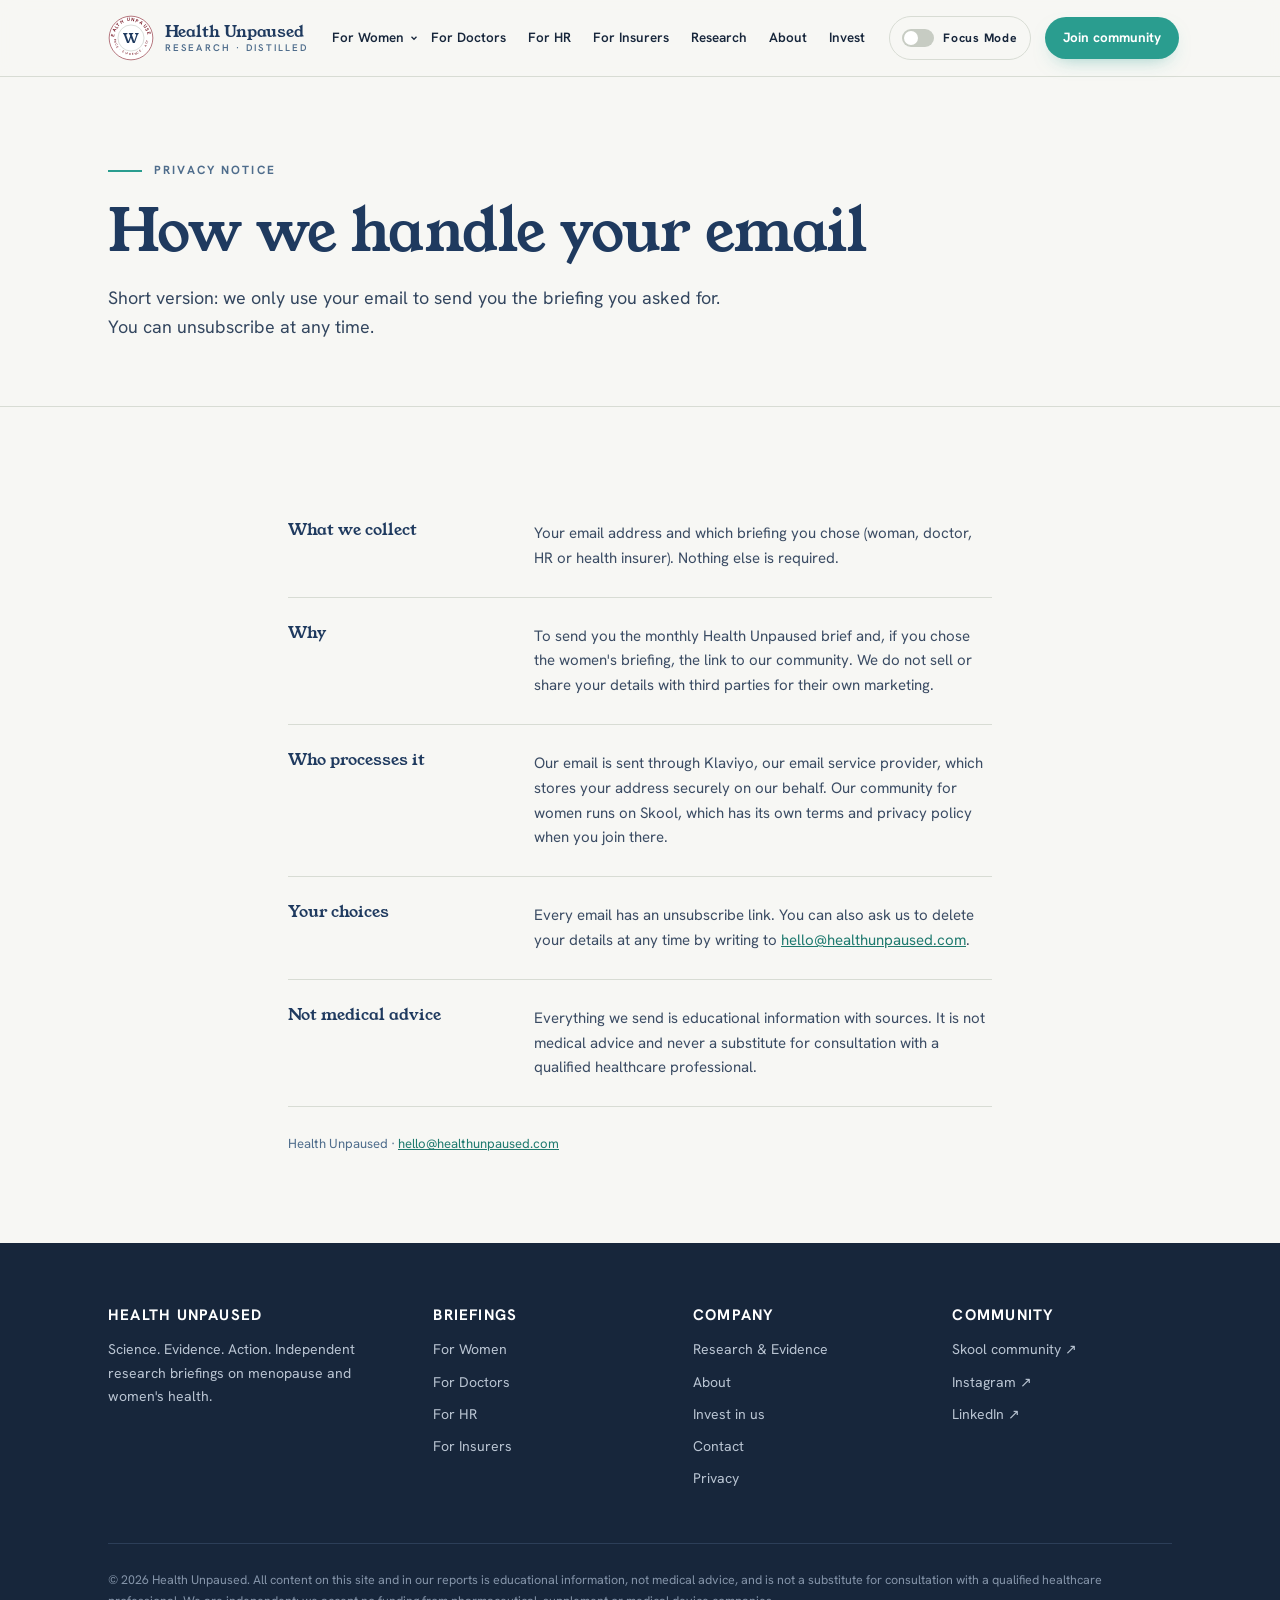
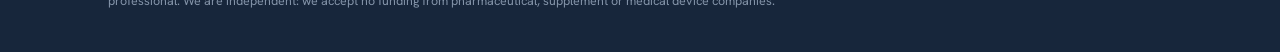
<file: privacy.html>
<!DOCTYPE html>
<html lang="en">
<head>
<meta charset="UTF-8">
<script>document.documentElement.className+=" js";</script>
<meta name="viewport" content="width=device-width, initial-scale=1">
<meta name="robots" content="noindex, nofollow">
<title>Privacy notice | Health Unpaused</title>
<meta name="description" content="How Health Unpaused uses your email: only to send the briefing you asked for. Unsubscribe anytime.">
<meta name="theme-color" content="#F7F7F4">
<meta property="og:type" content="website">
<meta property="og:site_name" content="Health Unpaused">
<meta property="og:title" content="Privacy notice | Health Unpaused">
<meta property="og:description" content="How Health Unpaused uses your email: only to send the briefing you asked for. Unsubscribe anytime.">
<link rel="icon" href="data:image/svg+xml,%3Csvg xmlns='http://www.w3.org/2000/svg' viewBox='0 0 64 64'%3E%3Ccircle cx='32' cy='32' r='30' fill='%23fff' stroke='%238A2432' stroke-width='3'/%3E%3Ctext x='32' y='42' text-anchor='middle' font-family='Georgia,serif' font-size='30' fill='%231F3A5F'%3EW%3C/text%3E%3C/svg%3E">
<link rel="stylesheet" href="assets/css/theme.css">
<script src="assets/js/site.js" defer></script>
</head>
<body>
<a class="skip-link" href="#main">Skip to content</a>

<header>
  <div class="focus-note" role="status">Focus Mode is on — a calmer, simplified view. Turn it off with the switch in the menu.</div>
  <div class="wrap nav">
    <a class="brand" href="index.html" aria-label="Health Unpaused — home">
      <svg width="50" height="50" viewBox="0 0 120 120" aria-hidden="true">
        <defs>
          <path id="arcTop" d="M 60,60 m -44,0 a 44,44 0 1,1 88,0"/>
          <path id="arcBot" d="M 60,60 m -44,0 a 44,44 0 1,0 88,0"/>
        </defs>
        <circle cx="60" cy="60" r="57" fill="#fff" stroke="#8A2432" stroke-width="1.6"/>
        <circle cx="60" cy="60" r="34" fill="none" stroke="#B9C0BA" stroke-width="1.4"/>
        <text font-family="Hanken Grotesk" font-size="12.5" font-weight="700" letter-spacing="3" fill="#7A1E2B"><textPath href="#arcTop" startOffset="50%" text-anchor="middle">HEALTH UNPAUSED</textPath></text>
        <text font-family="Hanken Grotesk" font-size="7.5" font-weight="600" letter-spacing="2" fill="#7A1E2B"><textPath href="#arcBot" startOffset="50%" text-anchor="middle">SCIENCE · EVIDENCE · ACTION</textPath></text>
        <text x="60" y="72" text-anchor="middle" font-family="Young Serif" font-size="34" fill="#1F3A5F">W</text>
      </svg>
      <span class="brand-name">Health Unpaused<small>Research · Distilled</small></span>
    </a>
    <button class="menu-btn" id="menuBtn" aria-expanded="false" aria-controls="navLinks">Menu</button>
    <nav class="nav-links" id="navLinks" aria-label="Main">
      <div class="has-sub">
        <a href="for-women.html">For Women <svg class="caret" width="10" height="10" viewBox="0 0 24 24" fill="none" stroke="currentColor" stroke-width="3" aria-hidden="true"><path d="M6 9l6 6 6-6"/></svg></a>
        <div class="sub" aria-label="For Women">
          <a href="for-women.html">Overview<small>The evidence brief &amp; what you get</small></a>
          <a href="for-women-v2.html">Women Unpaused<small>The community — let's talk about it</small></a>
        </div>
      </div>
      <a href="for-doctors.html">For Doctors</a>
      <a href="for-hr.html">For HR</a>
      <a href="for-insurance.html">For Insurers</a>
      <a href="research.html">Research</a>
      <a href="about.html">About</a>
      <a href="invest.html">Invest</a>
      <a class="nav-join-mobile" href="https://www.skool.com/women-unpaused-4360" target="_blank" rel="noopener">Join the community ↗</a>
    </nav>
    <button class="focus-toggle" id="focusToggle" aria-pressed="false" title="Focus Mode simplifies layout and typography for easier reading — helpful for ADHD, autism and dyslexia.">
      <span class="track" aria-hidden="true"><span class="knob"></span></span>
      <span class="label-txt">Focus&nbsp;Mode</span>
    </button>
    <a class="nav-cta" href="https://www.skool.com/women-unpaused-4360" target="_blank" rel="noopener">Join community</a>
  </div>
</header>

<main id="main">

  <div class="seg-hero">
    <div class="wrap reveal">
      <p class="eyebrow">Privacy notice</p>
      <h1>How we handle your email</h1>
      <p class="lede">Short version: we only use your email to send you the briefing you asked for. You can unsubscribe at any time.</p>
    </div>
  </div>
  <section class="block">
    <div class="wrap reveal" style="max-width:760px">
      <div class="method-row"><h3>What we collect</h3><p>Your email address and which briefing you chose (woman, doctor, HR or health insurer). Nothing else is required.</p></div>
      <div class="method-row"><h3>Why</h3><p>To send you the monthly Health Unpaused brief and, if you chose the women's briefing, the link to our community. We do not sell or share your details with third parties for their own marketing.</p></div>
      <div class="method-row"><h3>Who processes it</h3><p>Our email is sent through Klaviyo, our email service provider, which stores your address securely on our behalf. Our community for women runs on Skool, which has its own terms and privacy policy when you join there.</p></div>
      <div class="method-row"><h3>Your choices</h3><p>Every email has an unsubscribe link. You can also ask us to delete your details at any time by writing to <a href="mailto:hello@healthunpaused.com">hello@healthunpaused.com</a>.</p></div>
      <div class="method-row"><h3>Not medical advice</h3><p>Everything we send is educational information with sources. It is not medical advice and never a substitute for consultation with a qualified healthcare professional.</p></div>
      <p class="note" style="margin-top:26px">Health Unpaused · <a href="mailto:hello@healthunpaused.com">hello@healthunpaused.com</a></p>
    </div>
  </section>

</main>

<footer>
  <div class="wrap">
    <div class="foot-grid">
      <div>
        <h3>Health Unpaused</h3>
        <p style="max-width:32ch">Science. Evidence. Action. Independent research briefings on menopause and women's health.</p>
      </div>
      <div>
        <h3>Briefings</h3>
        <ul>
          <li><a href="for-women.html">For Women</a></li>
          <li><a href="for-doctors.html">For Doctors</a></li>
          <li><a href="for-hr.html">For HR</a></li>
          <li><a href="for-insurance.html">For Insurers</a></li>
        </ul>
      </div>
      <div>
        <h3>Company</h3>
        <ul>
          <li><a href="research.html">Research &amp; Evidence</a></li>
          <li><a href="about.html">About</a></li>
          <li><a href="invest.html">Invest in us</a></li>
          <li><a href="mailto:hello@healthunpaused.com">Contact</a></li>
          <li><a href="privacy.html">Privacy</a></li>
        </ul>
      </div>
      <div>
        <h3>Community</h3>
        <ul>
          <li><a href="https://www.skool.com/women-unpaused-4360" target="_blank" rel="noopener">Skool community ↗</a></li>
          <li><a href="https://www.instagram.com/health_unpaused/" target="_blank" rel="noopener">Instagram ↗</a></li>
          <li><a href="https://www.linkedin.com/company/health-unpaused" target="_blank" rel="noopener">LinkedIn ↗</a></li>
        </ul>
      </div>
    </div>
    <p class="disclaimer">© 2026 Health Unpaused. All content on this site and in our reports is educational information, not medical advice, and is not a substitute for consultation with a qualified healthcare professional. We are independent: we accept no funding from pharmaceutical, supplement or medical device companies.</p>
  </div>
</footer>

</body>
</html>
</file>
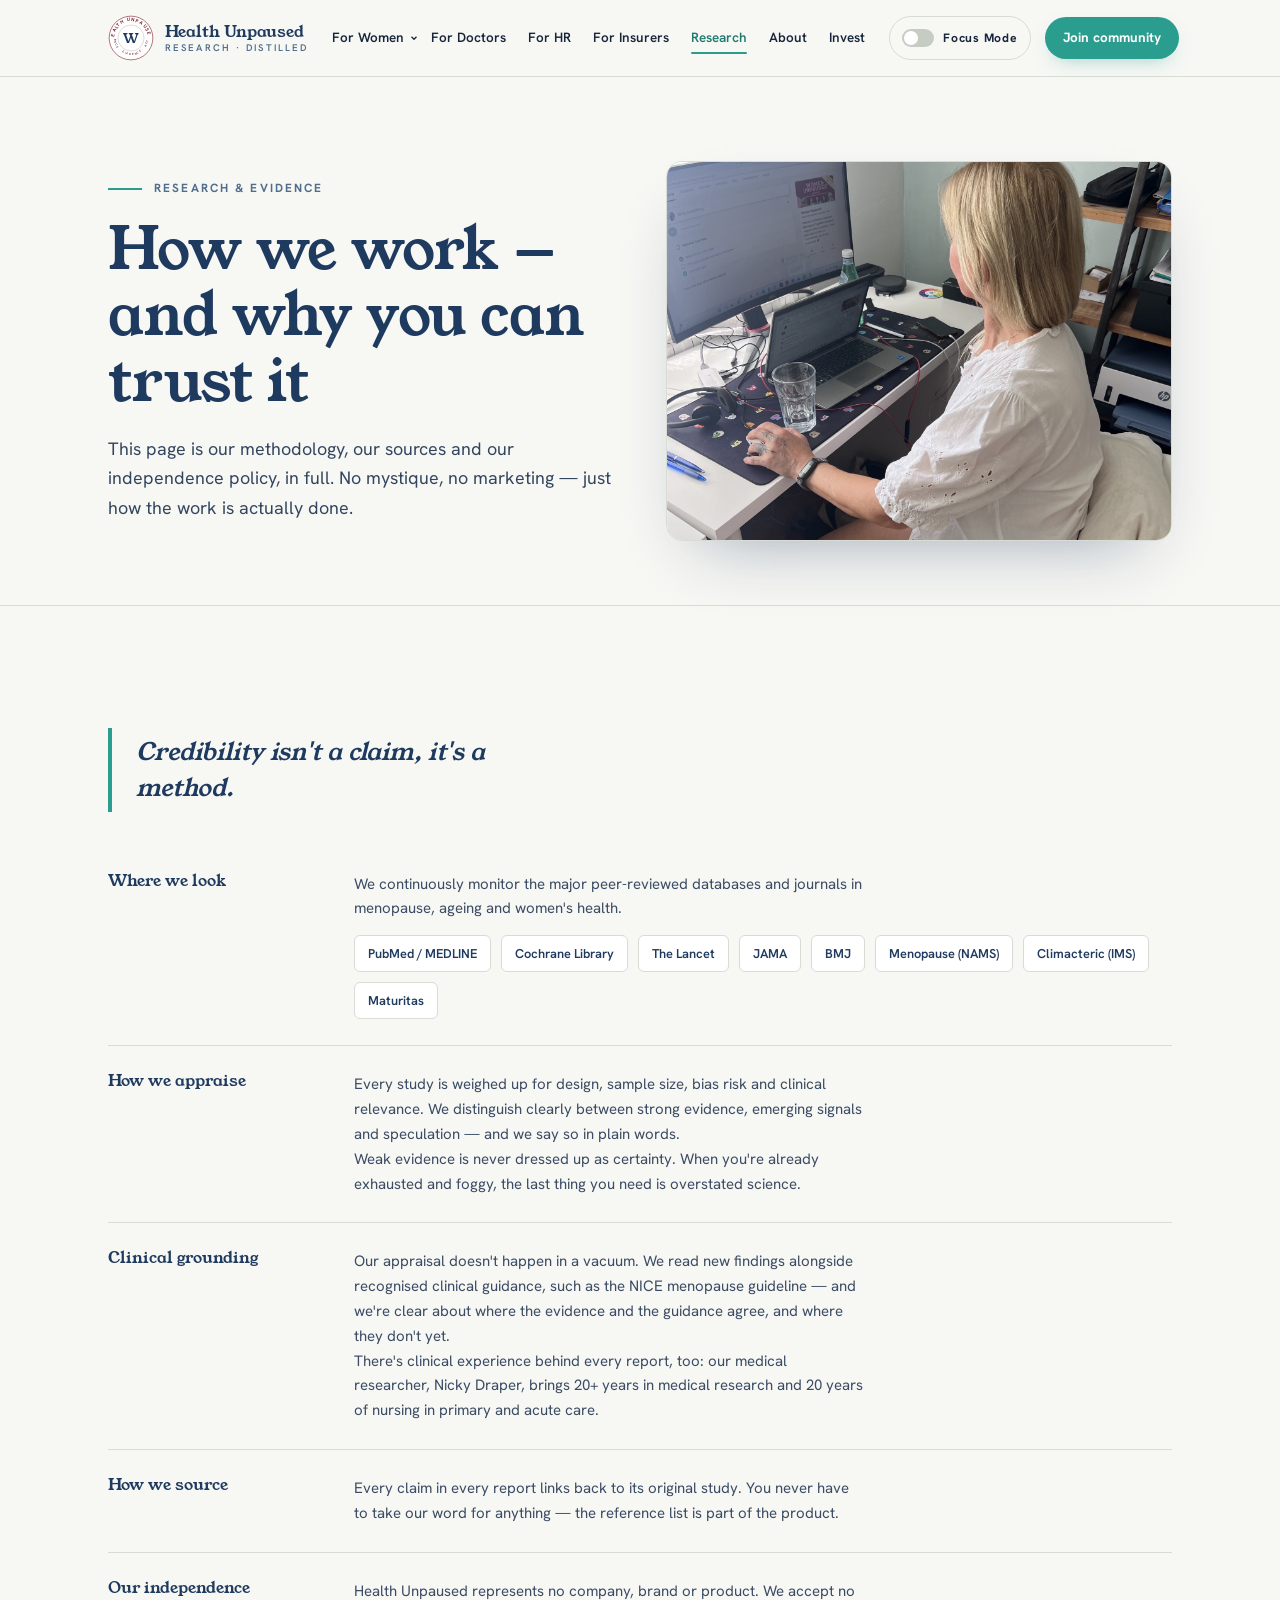
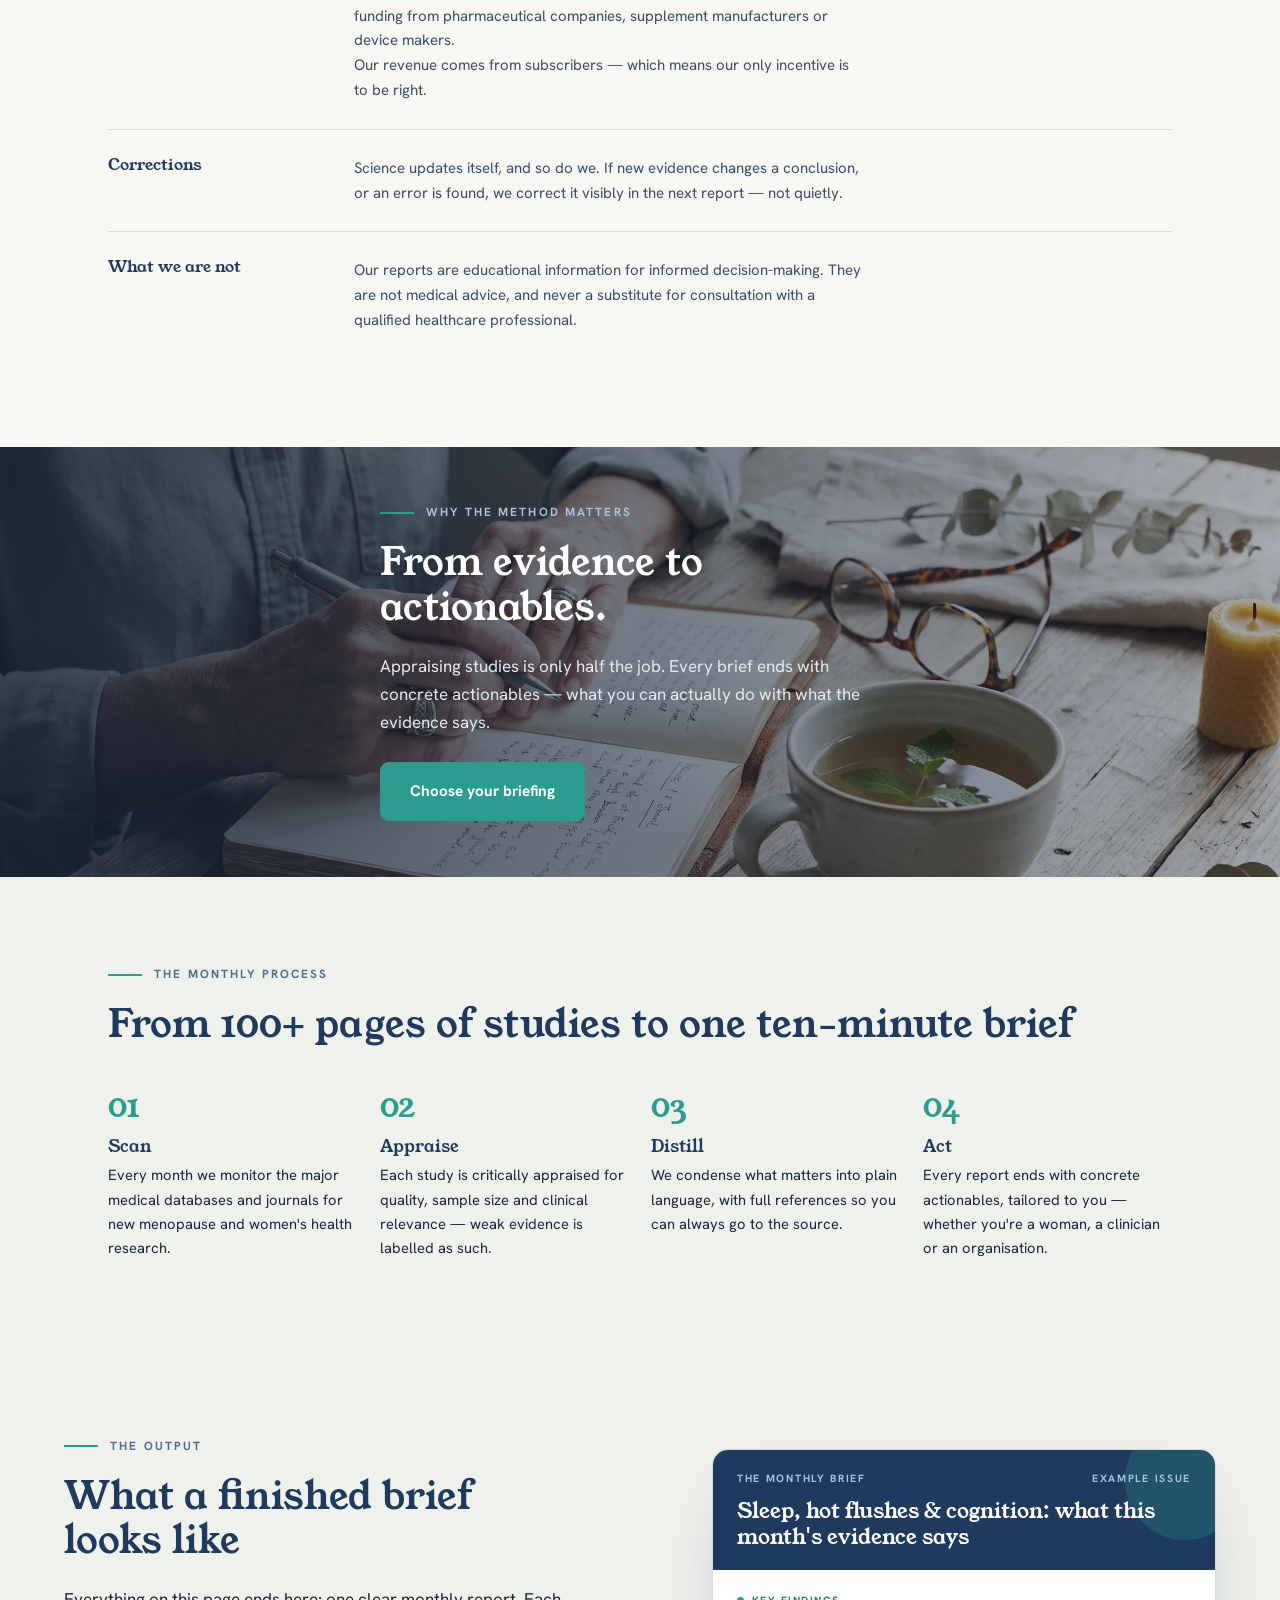
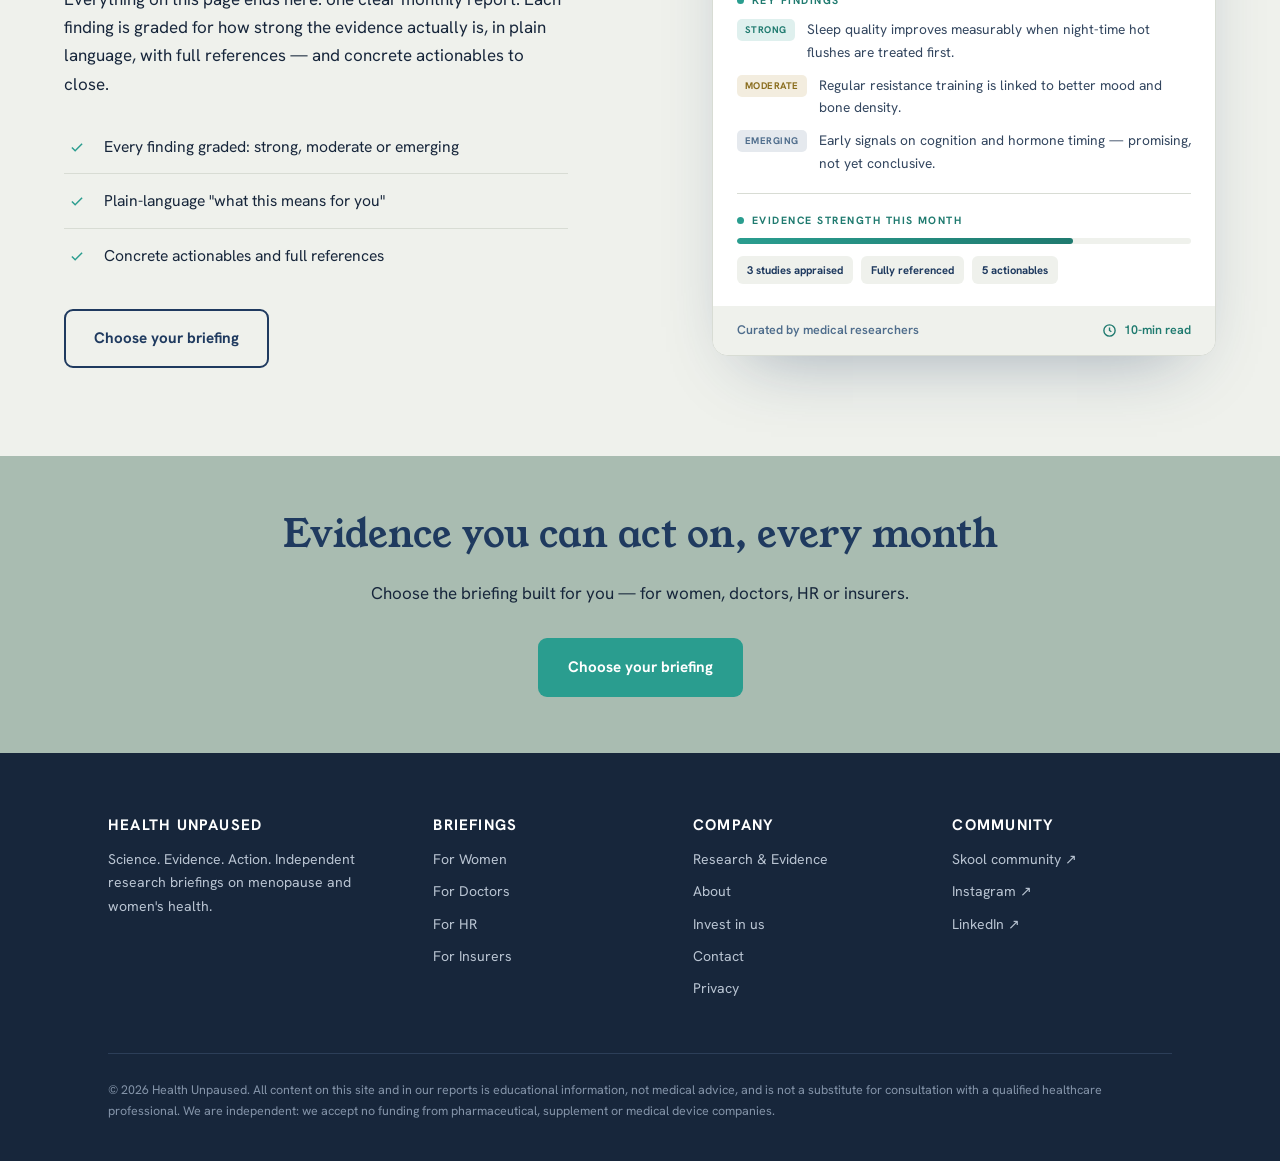
<file: research.html>
<!DOCTYPE html>
<html lang="en">
<head>
<meta charset="UTF-8">
<script>document.documentElement.className+=" js";</script>
<meta name="viewport" content="width=device-width, initial-scale=1">
<meta name="robots" content="noindex, nofollow">
<title>Research &amp; Evidence — how we work | Health Unpaused</title>
<meta name="description" content="Our methodology, sources and independence policy in full: where we look, how we critically appraise and grade the evidence, how we reference every claim, and how we correct ourselves when the science moves.">
<meta name="theme-color" content="#F7F7F4">
<meta property="og:type" content="website">
<meta property="og:site_name" content="Health Unpaused">
<meta property="og:title" content="Research &amp; Evidence — how we work | Health Unpaused">
<meta property="og:description" content="Our methodology, sources and independence policy in full: where we look, how we critically appraise and grade the evidence, how we reference every claim, and how we correct ourselves when the science moves.">
<link rel="icon" href="data:image/svg+xml,%3Csvg xmlns='http://www.w3.org/2000/svg' viewBox='0 0 64 64'%3E%3Ccircle cx='32' cy='32' r='30' fill='%23fff' stroke='%238A2432' stroke-width='3'/%3E%3Ctext x='32' y='42' text-anchor='middle' font-family='Georgia,serif' font-size='30' fill='%231F3A5F'%3EW%3C/text%3E%3C/svg%3E">
<link rel="stylesheet" href="assets/css/theme.css">
<script src="assets/js/site.js" defer></script>
</head>
<body>
<a class="skip-link" href="#main">Skip to content</a>

<header>
  <div class="focus-note" role="status">Focus Mode is on — a calmer, simplified view. Turn it off with the switch in the menu.</div>
  <div class="wrap nav">
    <a class="brand" href="index.html" aria-label="Health Unpaused — home">
      <svg width="50" height="50" viewBox="0 0 120 120" aria-hidden="true">
        <defs>
          <path id="arcTop" d="M 60,60 m -44,0 a 44,44 0 1,1 88,0"/>
          <path id="arcBot" d="M 60,60 m -44,0 a 44,44 0 1,0 88,0"/>
        </defs>
        <circle cx="60" cy="60" r="57" fill="#fff" stroke="#8A2432" stroke-width="1.6"/>
        <circle cx="60" cy="60" r="34" fill="none" stroke="#B9C0BA" stroke-width="1.4"/>
        <text font-family="Hanken Grotesk" font-size="12.5" font-weight="700" letter-spacing="3" fill="#7A1E2B"><textPath href="#arcTop" startOffset="50%" text-anchor="middle">HEALTH UNPAUSED</textPath></text>
        <text font-family="Hanken Grotesk" font-size="7.5" font-weight="600" letter-spacing="2" fill="#7A1E2B"><textPath href="#arcBot" startOffset="50%" text-anchor="middle">SCIENCE · EVIDENCE · ACTION</textPath></text>
        <text x="60" y="72" text-anchor="middle" font-family="Young Serif" font-size="34" fill="#1F3A5F">W</text>
      </svg>
      <span class="brand-name">Health Unpaused<small>Research · Distilled</small></span>
    </a>
    <button class="menu-btn" id="menuBtn" aria-expanded="false" aria-controls="navLinks">Menu</button>
    <nav class="nav-links" id="navLinks" aria-label="Main">
      <div class="has-sub">
        <a href="for-women.html">For Women <svg class="caret" width="10" height="10" viewBox="0 0 24 24" fill="none" stroke="currentColor" stroke-width="3" aria-hidden="true"><path d="M6 9l6 6 6-6"/></svg></a>
        <div class="sub" aria-label="For Women">
          <a href="for-women.html">Overview<small>The evidence brief &amp; what you get</small></a>
          <a href="for-women-v2.html">Women Unpaused<small>The community — let's talk about it</small></a>
        </div>
      </div>
      <a href="for-doctors.html">For Doctors</a>
      <a href="for-hr.html">For HR</a>
      <a href="for-insurance.html">For Insurers</a>
      <a href="research.html">Research</a>
      <a href="about.html">About</a>
      <a href="invest.html">Invest</a>
      <a class="nav-join-mobile" href="https://www.skool.com/women-unpaused-4360" target="_blank" rel="noopener">Join the community ↗</a>
    </nav>
    <button class="focus-toggle" id="focusToggle" aria-pressed="false" title="Focus Mode simplifies layout and typography for easier reading — helpful for ADHD, autism and dyslexia.">
      <span class="track" aria-hidden="true"><span class="knob"></span></span>
      <span class="label-txt">Focus&nbsp;Mode</span>
    </button>
    <a class="nav-cta" href="https://www.skool.com/women-unpaused-4360" target="_blank" rel="noopener">Join community</a>
  </div>
</header>

<main id="main">

  <!-- HERO -->
  <div class="seg-hero">
    <div class="wrap reveal">
      <div class="split">
        <div>
          <p class="eyebrow">Research &amp; Evidence</p>
          <h1>How we work — and why you can trust it</h1>
          <p class="lede">This page is our methodology, our sources and our independence policy, in full. No mystique, no marketing — just how the work is actually done.</p>
        </div>
        <div class="split-media">
          <div class="frame-img"><img src="assets/img/real/nicky-research.jpg" alt="Nicky Draper at her desk, working through the latest women's health research" loading="eager"></div>
        </div>
      </div>
    </div>
  </div>

  <!-- METHODOLOGY -->
  <section class="block">
    <div class="wrap reveal">
      <p class="pullquote">Credibility isn't a claim, it's a method.</p>
      <div class="method-row">
        <h3>Where we look</h3>
        <div>
          <p>We continuously monitor the major peer-reviewed databases and journals in menopause, ageing and women's health.</p>
          <div class="src-tags">
            <span>PubMed / MEDLINE</span><span>Cochrane Library</span><span>The Lancet</span><span>JAMA</span><span>BMJ</span><span>Menopause (NAMS)</span><span>Climacteric (IMS)</span><span>Maturitas</span>
          </div>
        </div>
      </div>
      <div class="method-row">
        <h3>How we appraise</h3>
        <div>
          <p>Every study is weighed up for design, sample size, bias risk and clinical relevance. We distinguish clearly between strong evidence, emerging signals and speculation — and we say so in plain words.</p>
          <p>Weak evidence is never dressed up as certainty. When you're already exhausted and foggy, the last thing you need is overstated science.</p>
        </div>
      </div>
      <div class="method-row">
        <h3>Clinical grounding</h3>
        <div>
          <p>Our appraisal doesn't happen in a vacuum. We read new findings alongside recognised clinical guidance, such as the NICE menopause guideline — and we're clear about where the evidence and the guidance agree, and where they don't yet.</p>
          <p>There's clinical experience behind every report, too: our medical researcher, Nicky Draper, brings 20+ years in medical research and 20 years of nursing in primary and acute care.</p>
        </div>
      </div>
      <div class="method-row">
        <h3>How we source</h3>
        <p>Every claim in every report links back to its original study. You never have to take our word for anything — the reference list is part of the product.</p>
      </div>
      <div class="method-row">
        <h3>Our independence</h3>
        <div>
          <p>Health Unpaused represents no company, brand or product. We accept no funding from pharmaceutical companies, supplement manufacturers or device makers.</p>
          <p>Our revenue comes from subscribers — which means our only incentive is to be right.</p>
        </div>
      </div>
      <div class="method-row">
        <h3>Corrections</h3>
        <p>Science updates itself, and so do we. If new evidence changes a conclusion, or an error is found, we correct it visibly in the next report — not quietly.</p>
      </div>
      <div class="method-row">
        <h3>What we are not</h3>
        <p>Our reports are educational information for informed decision-making. They are not medical advice, and never a substitute for consultation with a qualified healthcare professional.</p>
      </div>
    </div>
  </section>

  <!-- IMAGE BAND: from evidence to actionables -->
  <section class="imgband reveal" aria-label="From evidence to actionables">
    <img src="assets/img/journal.webp" alt="Hands writing notes in a journal beside a cup of tea" data-parallax>
    <div class="wrap">
      <p class="eyebrow">Why the method matters</p>
      <h2 style="max-width:20ch">From evidence to actionables.</h2>
      <p style="max-width:52ch;margin:16px 0 26px">Appraising studies is only half the job. Every brief ends with concrete actionables — what you can actually do with what the evidence says.</p>
      <a class="btn primary" href="index.html#audiences">Choose your briefing</a>
    </div>
  </section>

  <!-- HOW A REPORT IS BUILT -->
  <section class="block panel">
    <div class="wrap reveal">
      <p class="eyebrow">The monthly process</p>
      <h2>From 100+ pages of studies to one ten-minute brief</h2>
      <div class="grid-4 stagger" style="margin-top:44px">
        <div class="step">
          <div class="step-num">01</div>
          <h3>Scan</h3>
          <p style="font-size:.92rem">Every month we monitor the major medical databases and journals for new menopause and women's health research.</p>
        </div>
        <div class="step">
          <div class="step-num">02</div>
          <h3>Appraise</h3>
          <p style="font-size:.92rem">Each study is critically appraised for quality, sample size and clinical relevance — weak evidence is labelled as such.</p>
        </div>
        <div class="step">
          <div class="step-num">03</div>
          <h3>Distill</h3>
          <p style="font-size:.92rem">We condense what matters into plain language, with full references so you can always go to the source.</p>
        </div>
        <div class="step">
          <div class="step-num">04</div>
          <h3>Act</h3>
          <p style="font-size:.92rem">Every report ends with concrete actionables, tailored to you — whether you're a woman, a clinician or an organisation.</p>
        </div>
      </div>
    </div>
  </section>

  <!-- WHAT A FINISHED BRIEF LOOKS LIKE -->
  <section class="block panel">
    <div class="wrap">
      <div class="split">
        <div class="reveal" data-reveal="left">
          <p class="eyebrow">The output</p>
          <h2>What a finished brief looks like</h2>
          <p style="margin:18px 0 22px">Everything on this page ends here: one clear monthly report. Each finding is graded for how strong the evidence actually is, in plain language, with full references — and concrete actionables to close.</p>
          <ul class="checklist" style="--seg:var(--teal);margin:0 0 26px">
            <li>Every finding graded: strong, moderate or emerging</li>
            <li>Plain-language "what this means for you"</li>
            <li>Concrete actionables and full references</li>
          </ul>
          <a class="btn ghost" href="index.html#audiences">Choose your briefing</a>
        </div>
        <div class="split-media reveal" data-reveal="right">
          <div class="brief" role="img" aria-label="Example of a monthly Health Unpaused brief showing graded findings, an evidence-strength meter and actionables">
            <div class="brief__top">
              <div class="brief__kicker"><span>The Monthly Brief</span><span>Example issue</span></div>
              <div class="brief__title">Sleep, hot flushes &amp; cognition: what this month's evidence says</div>
            </div>
            <div class="brief__body">
              <div class="brief__section">
                <div class="brief__label"><span class="dot"></span> Key findings</div>
                <div class="brief__finding"><span class="brief__grade strong">Strong</span> Sleep quality improves measurably when night-time hot flushes are treated first.</div>
                <div class="brief__finding"><span class="brief__grade mod">Moderate</span> Regular resistance training is linked to better mood and bone density.</div>
                <div class="brief__finding"><span class="brief__grade emerging">Emerging</span> Early signals on cognition and hormone timing — promising, not yet conclusive.</div>
              </div>
              <div class="brief__section">
                <div class="brief__label"><span class="dot"></span> Evidence strength this month</div>
                <div class="brief__meter" style="--w:74%"><i></i></div>
                <div class="brief__actions">
                  <span class="brief__chip">3 studies appraised</span>
                  <span class="brief__chip">Fully referenced</span>
                  <span class="brief__chip">5 actionables</span>
                </div>
              </div>
            </div>
            <div class="brief__foot">
              <span>Curated by medical researchers</span>
              <span class="read"><svg width="15" height="15" viewBox="0 0 24 24" fill="none" stroke="currentColor" stroke-width="2.2"><circle cx="12" cy="12" r="9"/><path d="M12 7v5l3 2"/></svg> 10-min read</span>
            </div>
          </div>
        </div>
      </div>
    </div>
  </section>

  <!-- CLOSING CTA -->
  <section class="block sage tight">
    <div class="wrap" style="text-align:center">
      <h2>Evidence you can act on, every month</h2>
      <p style="margin:14px auto 30px">Choose the briefing built for you — for women, doctors, HR or insurers.</p>
      <a class="btn primary" href="index.html#audiences">Choose your briefing</a>
    </div>
  </section>

</main>

<footer>
  <div class="wrap">
    <div class="foot-grid">
      <div>
        <h3>Health Unpaused</h3>
        <p style="max-width:32ch">Science. Evidence. Action. Independent research briefings on menopause and women's health.</p>
      </div>
      <div>
        <h3>Briefings</h3>
        <ul>
          <li><a href="for-women.html">For Women</a></li>
          <li><a href="for-doctors.html">For Doctors</a></li>
          <li><a href="for-hr.html">For HR</a></li>
          <li><a href="for-insurance.html">For Insurers</a></li>
        </ul>
      </div>
      <div>
        <h3>Company</h3>
        <ul>
          <li><a href="research.html">Research &amp; Evidence</a></li>
          <li><a href="about.html">About</a></li>
          <li><a href="invest.html">Invest in us</a></li>
          <li><a href="mailto:hello@healthunpaused.com">Contact</a></li>
          <li><a href="privacy.html">Privacy</a></li>
        </ul>
      </div>
      <div>
        <h3>Community</h3>
        <ul>
          <li><a href="https://www.skool.com/women-unpaused-4360" target="_blank" rel="noopener">Skool community ↗</a></li>
          <li><a href="https://www.instagram.com/health_unpaused/" target="_blank" rel="noopener">Instagram ↗</a></li>
          <li><a href="https://www.linkedin.com/company/health-unpaused" target="_blank" rel="noopener">LinkedIn ↗</a></li>
        </ul>
      </div>
    </div>
    <p class="disclaimer">© 2026 Health Unpaused. All content on this site and in our reports is educational information, not medical advice, and is not a substitute for consultation with a qualified healthcare professional. We are independent: we accept no funding from pharmaceutical, supplement or medical device companies.</p>
  </div>
</footer>

</body>
</html>
</file>
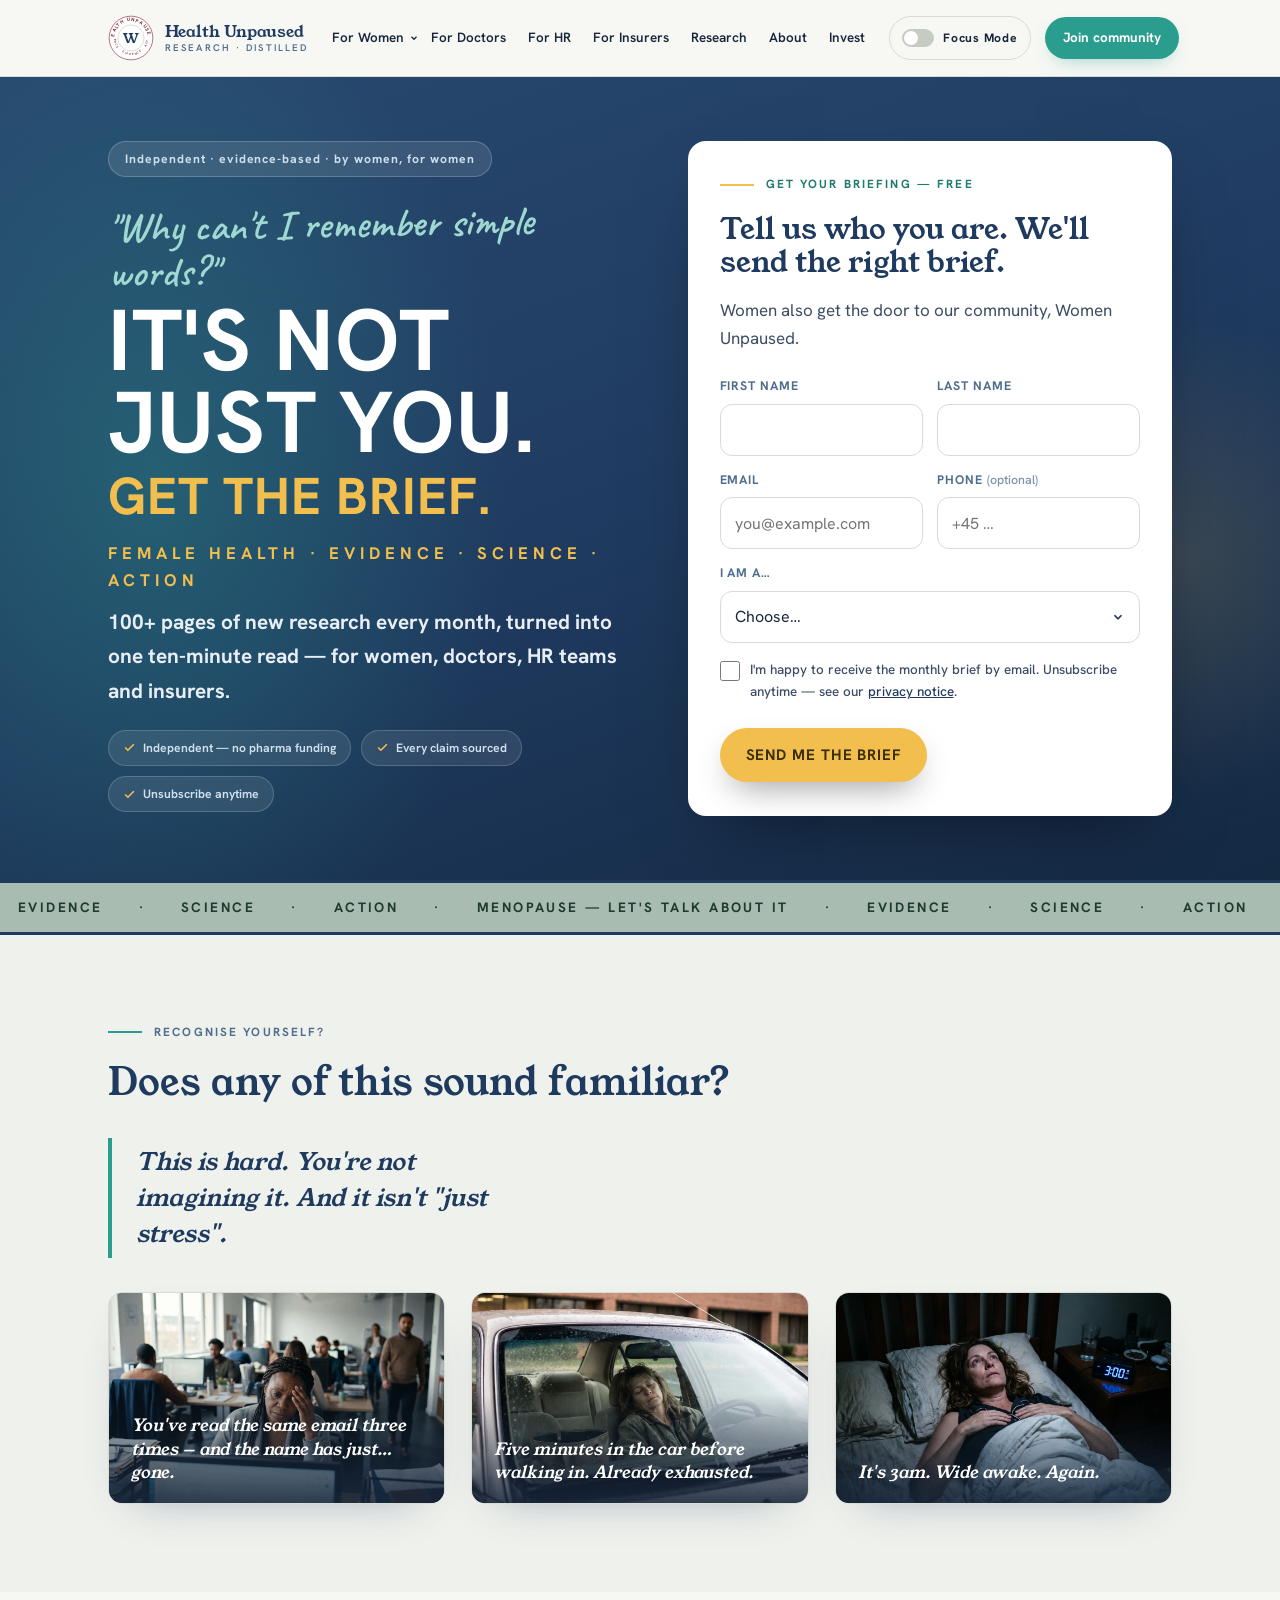
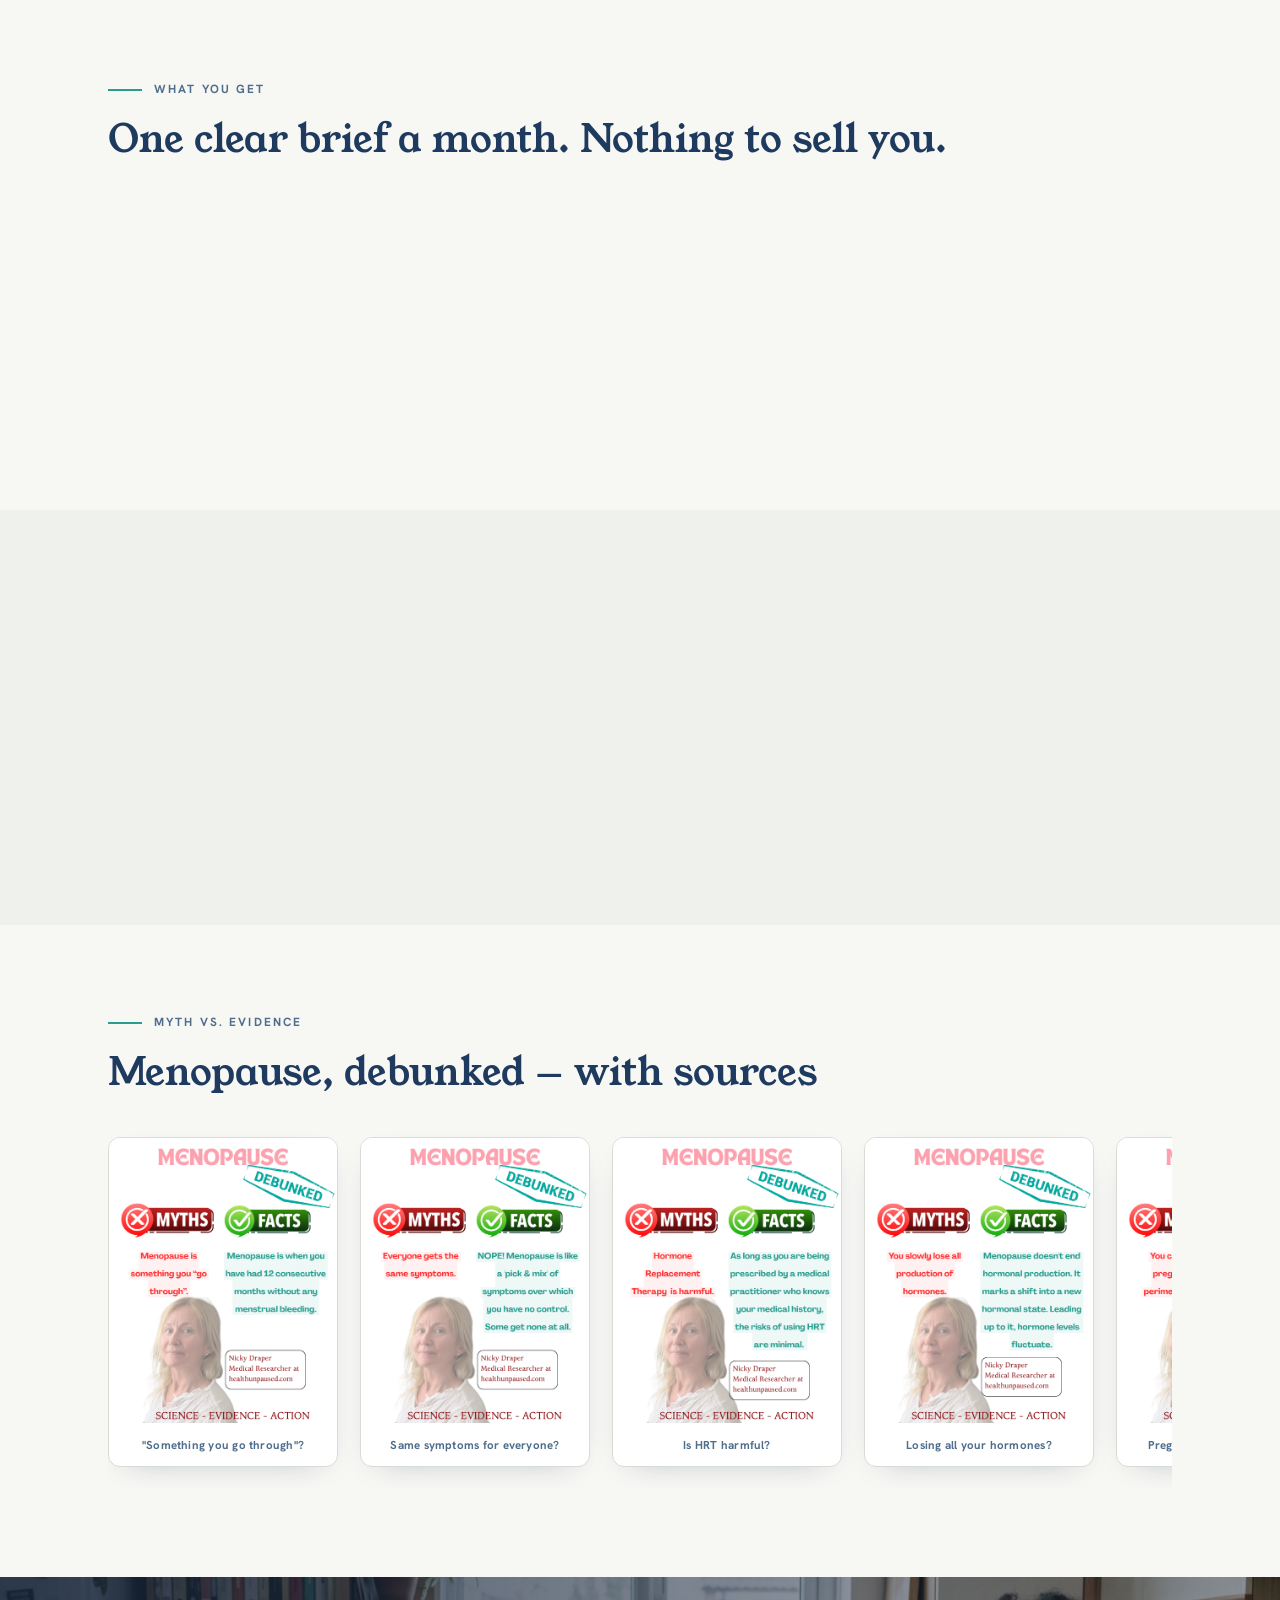
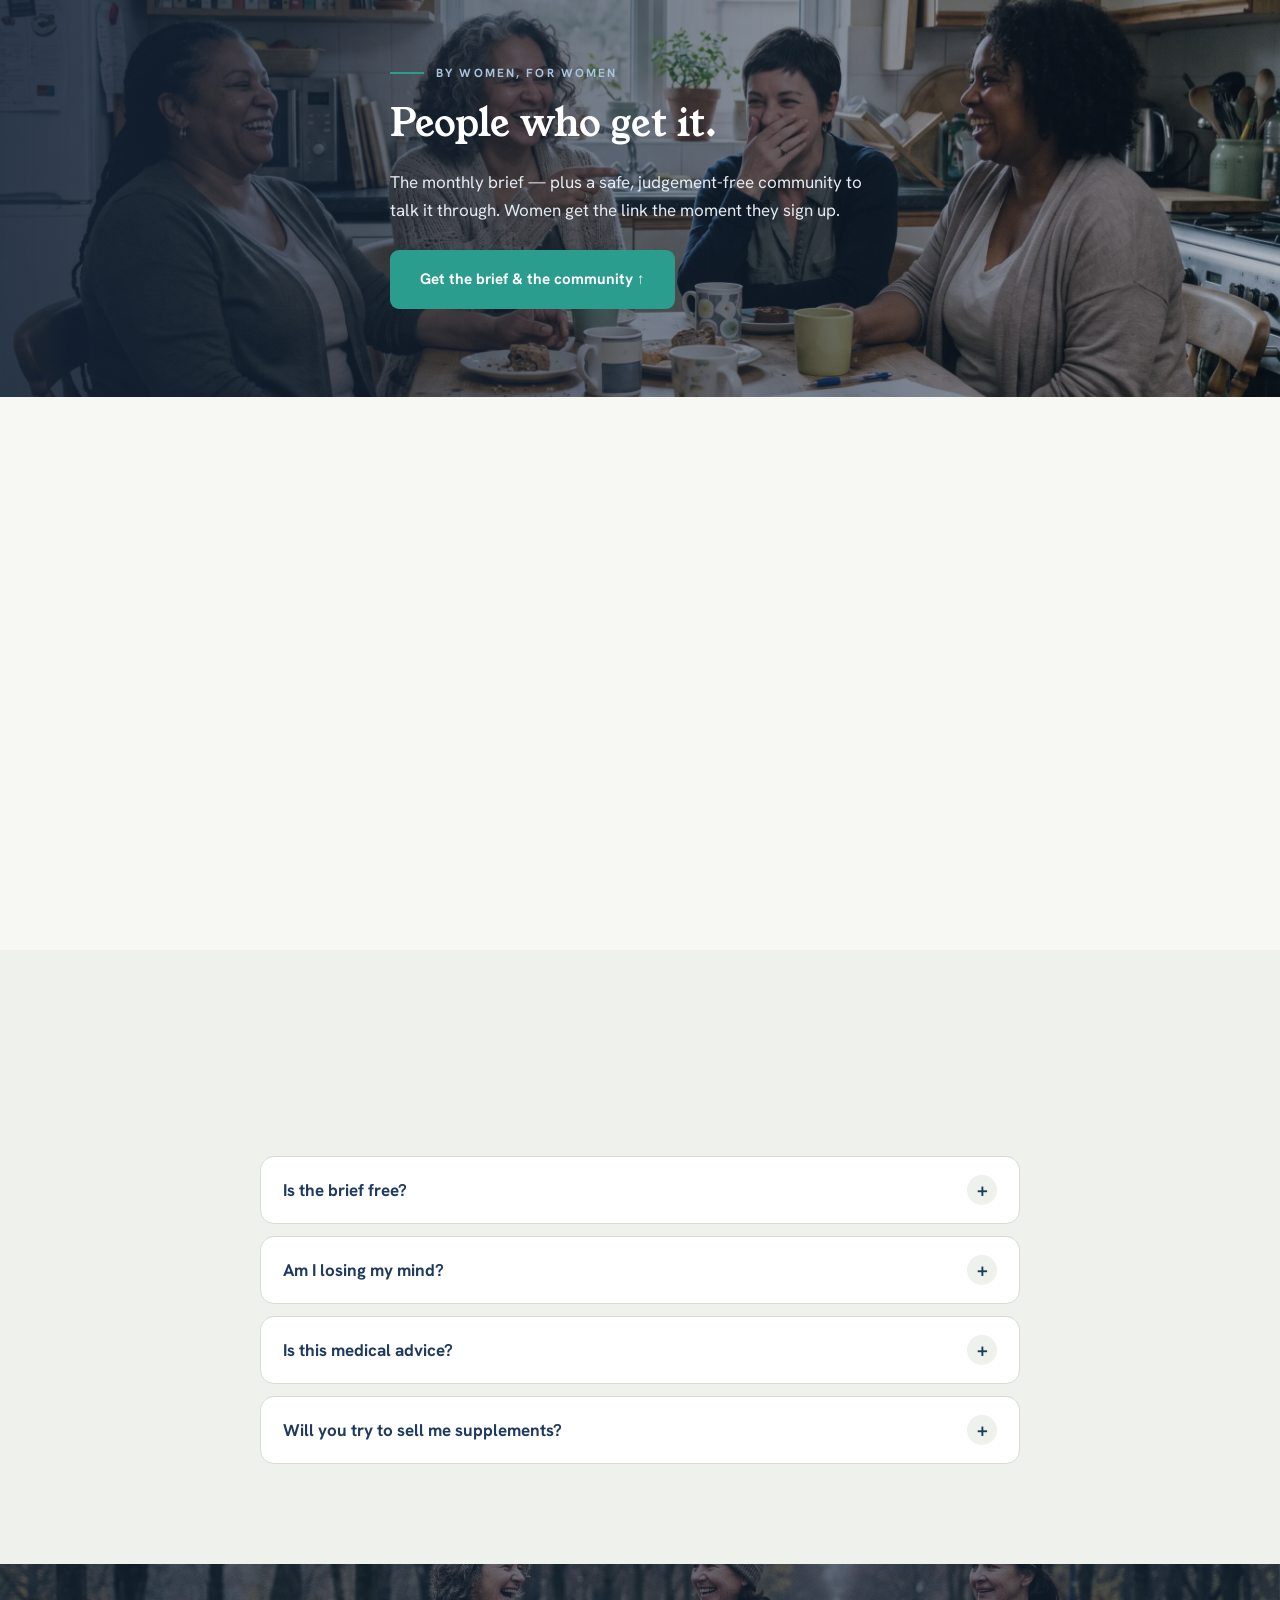
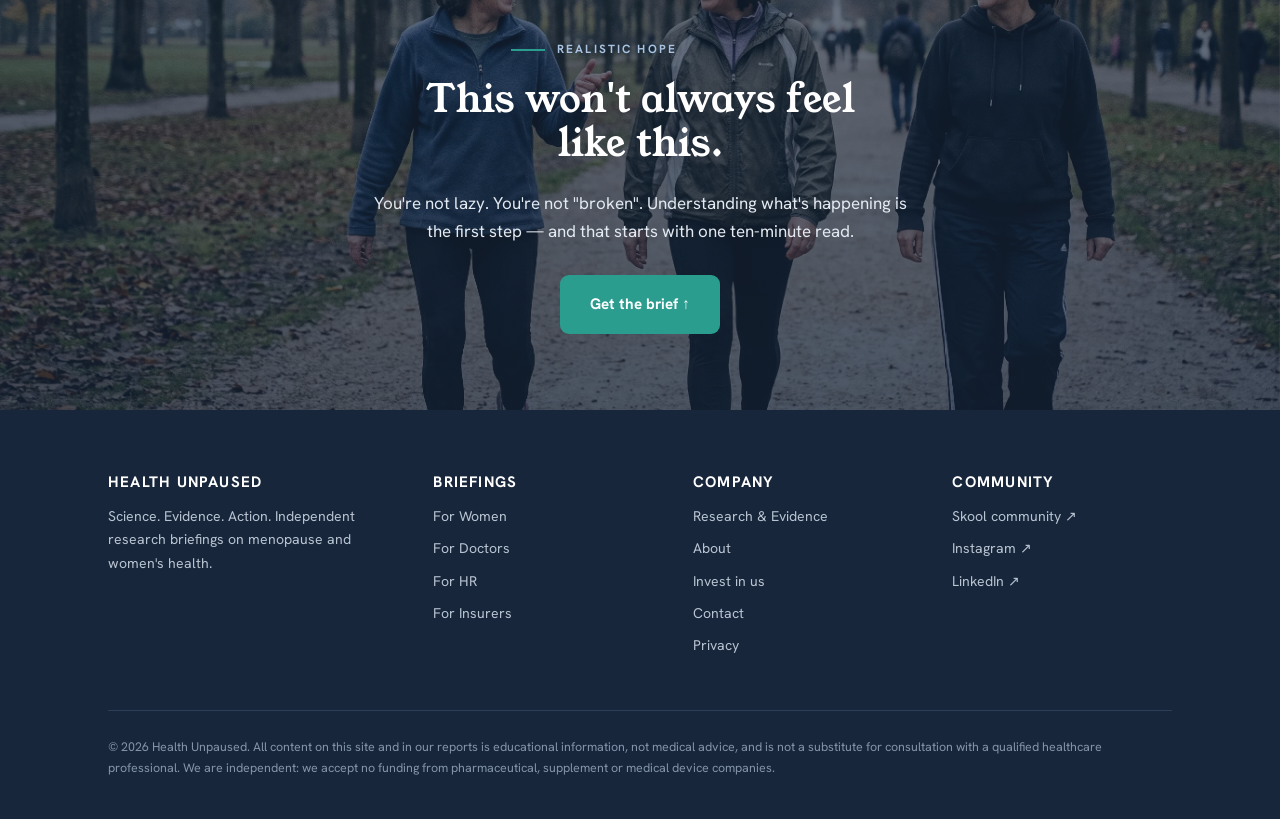
<file: start.html>
<!DOCTYPE html>
<html lang="en">
<head>
<meta charset="UTF-8">
<script>document.documentElement.className+=" js";</script>
<meta name="viewport" content="width=device-width, initial-scale=1">
<meta name="robots" content="noindex, nofollow">
<title>Get your briefing | Health Unpaused</title>
<meta name="description" content="Tell us who you are — woman, doctor, HR or insurer — and get the monthly menopause evidence brief. Women also get the door to the Women Unpaused community.">
<meta name="theme-color" content="#1F3A5F">
<meta property="og:type" content="website">
<meta property="og:site_name" content="Health Unpaused">
<meta property="og:title" content="Get your briefing | Health Unpaused">
<meta property="og:description" content="Tell us who you are — woman, doctor, HR or insurer — and get the monthly menopause evidence brief. Women also get the door to the Women Unpaused community.">
<link rel="icon" href="data:image/svg+xml,%3Csvg xmlns='http://www.w3.org/2000/svg' viewBox='0 0 64 64'%3E%3Ccircle cx='32' cy='32' r='30' fill='%23fff' stroke='%238A2432' stroke-width='3'/%3E%3Ctext x='32' y='42' text-anchor='middle' font-family='Georgia,serif' font-size='30' fill='%231F3A5F'%3EW%3C/text%3E%3C/svg%3E">
<link rel="stylesheet" href="assets/css/theme.css">
<script src="assets/js/site.js" defer></script>
<script src="assets/js/signup.js" defer></script>
</head>
<body>
<a class="skip-link" href="#main">Skip to content</a>

<header>
  <div class="focus-note" role="status">Focus Mode is on — a calmer, simplified view. Turn it off with the switch in the menu.</div>
  <div class="wrap nav">
    <a class="brand" href="index.html" aria-label="Health Unpaused — home">
      <svg width="50" height="50" viewBox="0 0 120 120" aria-hidden="true">
        <defs>
          <path id="arcTop" d="M 60,60 m -44,0 a 44,44 0 1,1 88,0"/>
          <path id="arcBot" d="M 60,60 m -44,0 a 44,44 0 1,0 88,0"/>
        </defs>
        <circle cx="60" cy="60" r="57" fill="#fff" stroke="#8A2432" stroke-width="1.6"/>
        <circle cx="60" cy="60" r="34" fill="none" stroke="#B9C0BA" stroke-width="1.4"/>
        <text font-family="Hanken Grotesk" font-size="12.5" font-weight="700" letter-spacing="3" fill="#7A1E2B"><textPath href="#arcTop" startOffset="50%" text-anchor="middle">HEALTH UNPAUSED</textPath></text>
        <text font-family="Hanken Grotesk" font-size="7.5" font-weight="600" letter-spacing="2" fill="#7A1E2B"><textPath href="#arcBot" startOffset="50%" text-anchor="middle">SCIENCE · EVIDENCE · ACTION</textPath></text>
        <text x="60" y="72" text-anchor="middle" font-family="Young Serif" font-size="34" fill="#1F3A5F">W</text>
      </svg>
      <span class="brand-name">Health Unpaused<small>Research · Distilled</small></span>
    </a>
    <button class="menu-btn" id="menuBtn" aria-expanded="false" aria-controls="navLinks">Menu</button>
    <nav class="nav-links" id="navLinks" aria-label="Main">
      <div class="has-sub">
        <a href="for-women.html">For Women <svg class="caret" width="10" height="10" viewBox="0 0 24 24" fill="none" stroke="currentColor" stroke-width="3" aria-hidden="true"><path d="M6 9l6 6 6-6"/></svg></a>
        <div class="sub" aria-label="For Women">
          <a href="for-women.html">Overview<small>The evidence brief &amp; what you get</small></a>
          <a href="for-women-v2.html">Women Unpaused<small>The community — let's talk about it</small></a>
        </div>
      </div>
      <a href="for-doctors.html">For Doctors</a>
      <a href="for-hr.html">For HR</a>
      <a href="for-insurance.html">For Insurers</a>
      <a href="research.html">Research</a>
      <a href="about.html">About</a>
      <a href="invest.html">Invest</a>
      <a class="nav-join-mobile" href="https://www.skool.com/women-unpaused-4360" target="_blank" rel="noopener">Join the community ↗</a>
    </nav>
    <button class="focus-toggle" id="focusToggle" aria-pressed="false" title="Focus Mode simplifies layout and typography for easier reading — helpful for ADHD, autism and dyslexia.">
      <span class="track" aria-hidden="true"><span class="knob"></span></span>
      <span class="label-txt">Focus&nbsp;Mode</span>
    </button>
    <a class="nav-cta" href="https://www.skool.com/women-unpaused-4360" target="_blank" rel="noopener">Join community</a>
  </div>
</header>

<main id="main">

  <!-- HERO: statement + form -->
  <section class="hero-bold" aria-label="Get your briefing">
    <div class="wrap hb-grid">
      <div>
        <span class="hb-part">Independent · evidence-based · by women, for women</span>
        <span class="hb-qs" data-rotate aria-label="Questions many women ask themselves">
          <span class="q">"Why can't I remember simple words?"</span>
          <span class="q">"Why am I exhausted after a full night's sleep?"</span>
          <span class="q">"Why am I suddenly anxious about everything?"</span>
          <span class="q">"Why don't I recognise myself anymore?"</span>
        </span>
        <h1 class="hb-title">It's not just you.<br><em>Get the brief.</em></h1>
        <div class="hb-chip">Female Health · Evidence · Science · Action</div>
        <p class="hb-sub">100+ pages of new research every month, turned into one ten-minute read — for women, doctors, HR teams and insurers.</p>
        <div class="hb-chips">
          <span><svg width="13" height="13" viewBox="0 0 24 24" fill="none" stroke-width="3"><path d="M20 6 9 17l-5-5"/></svg>Independent — no pharma funding</span>
          <span><svg width="13" height="13" viewBox="0 0 24 24" fill="none" stroke-width="3"><path d="M20 6 9 17l-5-5"/></svg>Every claim sourced</span>
          <span><svg width="13" height="13" viewBox="0 0 24 24" fill="none" stroke-width="3"><path d="M20 6 9 17l-5-5"/></svg>Unsubscribe anytime</span>
        </div>
      </div>
      <div>
  <!-- SEGMENT SIGNUP -> Klaviyo -->
  <form class="signup reveal signup--light" id="signup" data-signup novalidate>
        <p class="eyebrow">Get your briefing — free</p>
        <h2>Tell us who you are. We'll send the right brief.</h2>
        <p class="signup__intro">Women also get the door to our community, Women Unpaused.</p>
        <div class="signup__grid">
          <div class="f">
              <label for="signup-first_name">First name</label>
              <input id="signup-first_name" type="text" name="first_name" autocomplete="given-name" required>
            </div>
          <div class="f">
              <label for="signup-last_name">Last name</label>
              <input id="signup-last_name" type="text" name="last_name" autocomplete="family-name">
            </div>
          <div class="f">
              <label for="signup-email">Email</label>
              <input id="signup-email" type="email" name="email" autocomplete="email" placeholder="you@example.com" required>
            </div>
          <div class="f">
              <label for="signup-phone">Phone <span class="opt">(optional)</span></label>
              <input id="signup-phone" type="tel" name="phone" autocomplete="tel" placeholder="+45 …">
            </div>
          <div class="f f--full">
              <label for="signup-segment">I am a…</label>
              <select id="signup-segment" name="segment" required>
                <option value="">Choose…</option>
                <option value="women">Woman navigating menopause</option>
                <option value="doctors">Doctor / clinician</option>
                <option value="hr">HR / People team</option>
                <option value="insurance">Health insurer</option>
              </select>
            </div>
          <div class="signup__extra" data-for="women" hidden>
            <div class="f">
              <label for="signup-journey_stage">Where are you in your journey? <span class="opt">(optional)</span></label>
              <select id="signup-journey_stage" name="journey_stage">
                <option value="">Choose…</option>
                <option>Perimenopause</option>
                <option>Menopause</option>
                <option>Post-menopause</option>
                <option>Not sure yet</option>
              </select>
            </div>
            <div class="f">
              <label for="signup-country">Country <span class="opt">(optional)</span></label>
              <input id="signup-country" type="text" name="country" autocomplete="country-name">
            </div>
          </div>
          <div class="signup__extra" data-for="doctors" hidden>
            <div class="f">
              <label for="signup-role">Your role <span class="opt">(optional)</span></label>
              <select id="signup-role" name="role">
                <option value="">Choose…</option>
                <option>GP / family doctor</option>
                <option>Gynaecologist</option>
                <option>Nurse / nurse practitioner</option>
                <option>Other clinician</option>
              </select>
            </div>
            <div class="f">
              <label for="signup-company">Practice / clinic <span class="opt">(optional)</span></label>
              <input id="signup-company" type="text" name="company" autocomplete="organization">
            </div>
            <div class="f">
              <label for="signup-country">Country <span class="opt">(optional)</span></label>
              <input id="signup-country" type="text" name="country" autocomplete="country-name">
            </div>
          </div>
          <div class="signup__extra" data-for="hr" hidden>
            <div class="f">
              <label for="signup-company">Company <span class="opt">(optional)</span></label>
              <input id="signup-company" type="text" name="company" autocomplete="organization">
            </div>
            <div class="f">
              <label for="signup-role">Your role <span class="opt">(optional)</span></label>
              <input id="signup-role" type="text" name="role" autocomplete="organization-title">
            </div>
            <div class="f">
              <label for="signup-company_size">Company size <span class="opt">(optional)</span></label>
              <select id="signup-company_size" name="company_size">
                <option value="">Choose…</option>
                <option>1–49</option>
                <option>50–249</option>
                <option>250–999</option>
                <option>1,000+</option>
              </select>
            </div>
          </div>
          <div class="signup__extra" data-for="insurance" hidden>
            <div class="f">
              <label for="signup-company">Company <span class="opt">(optional)</span></label>
              <input id="signup-company" type="text" name="company" autocomplete="organization">
            </div>
            <div class="f">
              <label for="signup-role">Your role <span class="opt">(optional)</span></label>
              <input id="signup-role" type="text" name="role" autocomplete="organization-title">
            </div>
            <div class="f">
              <label for="signup-country">Country <span class="opt">(optional)</span></label>
              <input id="signup-country" type="text" name="country" autocomplete="country-name">
            </div>
          </div>
        </div>
        <label class="signup__consent"><input type="checkbox" name="consent" required> <span>I'm happy to receive the monthly brief by email. Unsubscribe anytime — see our <a href="privacy.html">privacy notice</a>.</span></label>
        <button class="btn-gold signup__submit" type="submit">Send me the brief</button>
        <p class="signup__error" role="alert" hidden></p>
        <div class="signup__done" hidden></div>
  </form>
      </div>
    </div>
  </section>

  <!-- MARQUEE -->
  <div class="marquee-hu" aria-hidden="true">
    <div class="track">
      <span>Evidence</span><span>·</span><span>Science</span><span>·</span><span>Action</span><span>·</span><span>Menopause — let's talk about it</span><span>·</span>
      <span>Evidence</span><span>·</span><span>Science</span><span>·</span><span>Action</span><span>·</span><span>Menopause — let's talk about it</span><span>·</span>
    </div>
  </div>

  <!-- RECOGNITION -->
  <section class="block panel">
    <div class="wrap">
      <div class="reveal">
        <p class="eyebrow">Recognise yourself?</p>
        <h2>Does any of this sound familiar?</h2>
        <p class="pullquote">This is hard. You're not imagining it. And it isn't "just stress".</p>
      </div>
      <div class="recog-grid three stagger">
        <figure class="recog-card"><img src="assets/img/doc/desk.webp" alt="A woman at her desk, hand pressed to her forehead" loading="lazy"><figcaption>You've read the same email three times — and the name has just… gone.</figcaption></figure>
        <figure class="recog-card"><img src="assets/img/doc/car.webp" alt="A woman resting in her parked car before work" loading="lazy"><figcaption>Five minutes in the car before walking in. Already exhausted.</figcaption></figure>
        <figure class="recog-card"><img src="assets/img/doc/awake.webp" alt="A woman lying awake at 3am" loading="lazy"><figcaption>It's 3am. Wide awake. Again.</figcaption></figure>
      </div>
    </div>
  </section>

  <!-- WHAT YOU GET -->
  <section class="block">
    <div class="wrap">
      <div class="reveal"><p class="eyebrow">What you get</p><h2>One clear brief a month. Nothing to sell you.</h2></div>
      <div class="grid-4 stagger" style="margin-top:36px">
        <div class="card"><div class="card-ico" aria-hidden="true"><svg width="22" height="22" viewBox="0 0 24 24" fill="none" stroke-width="2"><circle cx="12" cy="12" r="9"/><path d="M12 7v5l3 2"/></svg></div><h3>Ten minutes</h3><p>We read 100+ pages of new studies. You read ten minutes.</p></div>
        <div class="card"><div class="card-ico" aria-hidden="true"><svg width="22" height="22" viewBox="0 0 24 24" fill="none" stroke-width="2"><path d="M20 6 9 17l-5-5"/></svg></div><h3>Graded, not hyped</h3><p>Strong, moderate or emerging — every finding marked, every source listed.</p></div>
        <div class="card"><div class="card-ico" aria-hidden="true"><svg width="22" height="22" viewBox="0 0 24 24" fill="none" stroke-width="2"><path d="M3 21h18M5 21V8l7-5 7 5v13M9 21v-6h6v6"/></svg></div><h3>Built for you</h3><p>Four briefings — women, doctors, HR, insurers — from one evidence base.</p></div>
        <div class="card"><div class="card-ico" aria-hidden="true"><svg width="22" height="22" viewBox="0 0 24 24" fill="none" stroke-width="2"><circle cx="11" cy="11" r="7"/><path d="M21 21l-4.35-4.35"/></svg></div><h3>Independent</h3><p>No pharma funding. No supplements. Our only product is the evidence.</p></div>
      </div>
    </div>
  </section>

  <!-- HOW IT WORKS -->
  <section class="block panel">
    <div class="wrap">
      <div class="reveal"><p class="eyebrow">How it works</p><h2>From studies to something you can use</h2></div>
      <div class="grid-3 stagger" style="margin-top:36px">
        <div class="step"><div class="step-num">01</div><h3>Tell us who you are</h3><p style="font-size:.92rem">Woman, doctor, HR or insurer — pick above and we send the right brief.</p></div>
        <div class="step"><div class="step-num">02</div><h3>Read it in ten minutes</h3><p style="font-size:.92rem">Once a month. Graded findings, plain language, full sources.</p></div>
        <div class="step"><div class="step-num">03</div><h3>Act on it</h3><p style="font-size:.92rem">Clear next steps — and for women, a community to talk it through.</p></div>
      </div>
    </div>
  </section>

  <!-- MYTHS -->
  <section class="block">
    <div class="wrap reveal">
      <p class="eyebrow">Myth vs. evidence</p>
      <h2>Menopause, debunked — with sources</h2>
      <div class="myth-rail" role="list" aria-label="Menopause myth-busting cards">
        <figure class="myth-card" role="listitem"><img src="assets/myths/myth-1.png" alt="Myth: menopause is just something you go through. Fact: menopause is confirmed after 12 consecutive months without menstrual bleeding." loading="lazy"><figcaption class="myth-cap">"Something you go through"?</figcaption></figure>
        <figure class="myth-card" role="listitem"><img src="assets/myths/myth-2.png" alt="Myth: everyone gets the same symptoms. Fact: symptoms are a pick and mix." loading="lazy"><figcaption class="myth-cap">Same symptoms for everyone?</figcaption></figure>
        <figure class="myth-card" role="listitem"><img src="assets/myths/myth-4.png" alt="Myth: HRT is harmful. Fact: prescribed by a practitioner who knows your history, the risks are minimal." loading="lazy"><figcaption class="myth-cap">Is HRT harmful?</figcaption></figure>
        <figure class="myth-card" role="listitem"><img src="assets/myths/myth-3.png" alt="Myth: you slowly lose all hormone production. Fact: it's a shift into a new hormonal state." loading="lazy"><figcaption class="myth-cap">Losing all your hormones?</figcaption></figure>
        <figure class="myth-card" role="listitem"><img src="assets/myths/myth-5.png" alt="Myth: you can't get pregnant in perimenopause. Fact: you may still release a viable egg." loading="lazy"><figcaption class="myth-cap">Pregnancy in perimenopause?</figcaption></figure>
      </div>
    </div>
  </section>

  <!-- COMMUNITY BAND (women) -->
  <section class="imgband reveal" aria-label="Our community">
    <img src="assets/img/doc/kitchen-table.webp" alt="Women of different ethnicities, ages and body shapes laughing together at a kitchen table" data-parallax>
    <div class="wrap">
      <p class="eyebrow">By women, for women</p>
      <h2 style="max-width:18ch">People who get it.</h2>
      <p style="max-width:50ch;margin:16px 0 26px">The monthly brief — plus a safe, judgement-free community to talk it through. Women get the link the moment they sign up.</p>
      <a class="btn primary" href="#signup">Get the brief &amp; the community ↑</a>
    </div>
  </section>

  <!-- FOUNDERS + CREDIBILITY -->
  <section class="block">
    <div class="wrap">
      <div class="reveal"><p class="eyebrow">Who's behind it</p><h2>Lived experience, meet research rigour</h2></div>
      <div class="grid-2 stagger" style="margin-top:36px">
        <div class="person"><div class="avatar" aria-hidden="true">KR</div><div><h3>Kia Holm Reimer</h3><div class="role">Co-founder · 10+ yrs entrepreneur</div><p>Peri-menopausal and lived the problem — many doctors, many scans, 50+ hours of podcasts. She didn't find an easy solution, so she built one.</p></div></div>
        <div class="person"><div class="avatar alt" aria-hidden="true">ND</div><div><h3>Nicky Draper</h3><div class="role">Co-founder · 20+ yrs medical researcher</div><p>Former nurse with 20 years in primary and acute care; researcher in ageing, longevity and women's health since 2007. She reads the studies behind every brief.</p></div></div>
      </div>
      <div class="cred-strip reveal">
        <span><svg width="15" height="15" viewBox="0 0 24 24" fill="none" stroke-width="2.4"><path d="M20 6 9 17l-5-5"/></svg>Former nurse — 20 yrs primary &amp; acute care</span>
        <span><svg width="15" height="15" viewBox="0 0 24 24" fill="none" stroke-width="2.4"><path d="M20 6 9 17l-5-5"/></svg>Researcher in women's health since 2007</span>
        <span><svg width="15" height="15" viewBox="0 0 24 24" fill="none" stroke-width="2.4"><path d="M20 6 9 17l-5-5"/></svg>Independent — no pharma funding</span>
        <span><svg width="15" height="15" viewBox="0 0 24 24" fill="none" stroke-width="2.4"><path d="M20 6 9 17l-5-5"/></svg>Aligned with recognised clinical guidance</span>
      </div>
    </div>
  </section>

  <!-- FAQ -->
  <section class="block panel">
    <div class="wrap">
      <div class="reveal" style="text-align:center"><p class="eyebrow" style="justify-content:center">Good to know</p><h2>Questions, answered honestly</h2></div>
      <div class="faq-list reveal">
        <details class="faq"><summary>Is the brief free? <span class="pm" aria-hidden="true">+</span></summary><div class="faq-body">Signing up for the brief is free. The women's community on Skool is free for 7 days, then €14/month with no commitment. Doctors, HR and insurers: we'll follow up personally about your subscription.</div></details>
        <details class="faq"><summary>Am I losing my mind? <span class="pm" aria-hidden="true">+</span></summary><div class="faq-body">Many women describe brain fog — lost words, walking into rooms and forgetting why. It's common, it's real, and in the overwhelming majority of cases it is not dementia. Understanding it is the first step. (Educational information, not medical advice.)</div></details>
        <details class="faq"><summary>Is this medical advice? <span class="pm" aria-hidden="true">+</span></summary><div class="faq-body">No. Everything we share is educational information with full sources — built to make conversations with your own doctor better, never to replace them.</div></details>
        <details class="faq"><summary>Will you try to sell me supplements? <span class="pm" aria-hidden="true">+</span></summary><div class="faq-body">Never. We're independent — no pharma funding, no affiliate products. We sell knowledge, and that's the whole business model.</div></details>
      </div>
    </div>
  </section>

  <!-- HOPE / CLOSE -->
  <section class="imgband imgband--center" aria-label="Realistic hope">
    <img src="assets/img/doc/walking.webp" alt="Three women of different ages and backgrounds walking together in a park" data-parallax>
    <div class="wrap" style="text-align:center;padding-block:20px">
      <p class="eyebrow" style="justify-content:center">Realistic hope</p>
      <h2 style="margin-inline:auto;max-width:22ch">This won't always feel like this.</h2>
      <p style="margin:14px auto 30px;max-width:54ch">You're not lazy. You're not "broken". Understanding what's happening is the first step — and that starts with one ten-minute read.</p>
      <a class="btn primary" href="#signup">Get the brief ↑</a>
    </div>
  </section>

</main>

<footer>
  <div class="wrap">
    <div class="foot-grid">
      <div>
        <h3>Health Unpaused</h3>
        <p style="max-width:32ch">Science. Evidence. Action. Independent research briefings on menopause and women's health.</p>
      </div>
      <div>
        <h3>Briefings</h3>
        <ul>
          <li><a href="for-women.html">For Women</a></li>
          <li><a href="for-doctors.html">For Doctors</a></li>
          <li><a href="for-hr.html">For HR</a></li>
          <li><a href="for-insurance.html">For Insurers</a></li>
        </ul>
      </div>
      <div>
        <h3>Company</h3>
        <ul>
          <li><a href="research.html">Research &amp; Evidence</a></li>
          <li><a href="about.html">About</a></li>
          <li><a href="invest.html">Invest in us</a></li>
          <li><a href="mailto:hello@healthunpaused.com">Contact</a></li>
          <li><a href="privacy.html">Privacy</a></li>
        </ul>
      </div>
      <div>
        <h3>Community</h3>
        <ul>
          <li><a href="https://www.skool.com/women-unpaused-4360" target="_blank" rel="noopener">Skool community ↗</a></li>
          <li><a href="https://www.instagram.com/health_unpaused/" target="_blank" rel="noopener">Instagram ↗</a></li>
          <li><a href="https://www.linkedin.com/company/health-unpaused" target="_blank" rel="noopener">LinkedIn ↗</a></li>
        </ul>
      </div>
    </div>
    <p class="disclaimer">© 2026 Health Unpaused. All content on this site and in our reports is educational information, not medical advice, and is not a substitute for consultation with a qualified healthcare professional. We are independent: we accept no funding from pharmaceutical, supplement or medical device companies.</p>
  </div>
</footer>

</body>
</html>
</file>
<file: assets/css/theme.css>
/* ============================================================
   Health Unpaused — theme.css
   Editorial, calm, credible. Matches the client-approved look.
   Young Serif (display) + Hanken Grotesk (body), hosted locally.
   Palette from the June 2026 brand notes.
   ============================================================ */

/* ---------- Local fonts (self-hosted, Shopify-portable) ---------- */
@font-face{
  font-family:'Young Serif';
  font-style:normal; font-weight:400; font-display:swap;
  src:url('../fonts/young-serif.woff2') format('woff2');
}
@font-face{
  font-family:'Hanken Grotesk';
  font-style:normal; font-weight:300 700; font-display:swap;   /* variable */
  src:url('../fonts/hanken-variable.woff2') format('woff2');
}
@font-face{
  font-family:'Hanken Grotesk';
  font-style:italic; font-weight:400; font-display:swap;
  src:url('../fonts/hanken-italic-400.woff2') format('woff2');
}

@font-face{font-family:'Caveat';font-style:normal;font-weight:500 700;font-display:swap;src:url('../fonts/caveat.woff2') format('woff2')}

:root{
  --ink:#17263B;
  --navy:#1F3A5F;
  --gold:#F2BF4E;
  --hand:'Caveat',cursive;
  --slate:#4F6D8C;
  --teal:#2A9D8F;
  --teal-dark:#1F7A6F;
  --paper:#F7F7F4;
  --panel:#EFF1EC;
  --sage:#A9BCB1;
  --line:#D8DCD4;
  /* segment accents (from notes) */
  --seg-women:#840004;
  --seg-women-bright:#ff009d;
  --seg-doctors:#4A6FA5;
  --seg-hr:#7A5C8E;
  --seg-ins:#8f7a5c;
  --display:'Young Serif',Georgia,'Times New Roman',serif;
  --body:'Hanken Grotesk',-apple-system,BlinkMacSystemFont,'Segoe UI',sans-serif;
  --max:1120px;
}

*{margin:0;padding:0;box-sizing:border-box}
html{scroll-behavior:smooth}
/* Pre-reveal X-offsets & tilted cards must never widen the page.
   IMPORTANT: clip lives on main/footer — NEVER on html/body, where it
   kills touch scrolling entirely (root propagation). */
main,footer{overflow-x:clip}
body{
  font-family:var(--body);
  background:var(--paper);
  color:var(--ink);
  font-size:17px;
  line-height:1.65;
  -webkit-font-smoothing:antialiased;
  text-rendering:optimizeLegibility;
}
::selection{background:var(--teal);color:#fff}
a{color:var(--teal-dark)}
a:focus-visible,button:focus-visible{outline:3px solid var(--teal);outline-offset:3px;border-radius:2px}

/* skip-to-content (a11y) */
.skip-link{
  position:absolute;left:-9999px;top:0;z-index:200;
  background:var(--navy);color:#fff;font-weight:700;font-size:.9rem;
  padding:12px 20px;border-radius:0 0 10px 0;text-decoration:none;
}
.skip-link:focus{left:0}
img,svg,video{display:block;max-width:100%}

.wrap{max-width:var(--max);margin:0 auto;padding:0 28px}
h1,h2,h3{font-family:var(--display);font-weight:400;line-height:1.15;color:var(--navy)}
h1{font-size:clamp(1.9rem,4.6vw,3.6rem);letter-spacing:-.01em}
h2{font-size:clamp(1.7rem,3.2vw,2.4rem);margin-bottom:.6em}
h3{font-size:1.25rem;margin-bottom:.4em}
p{max-width:64ch}

.eyebrow{
  font-size:.74rem;font-weight:700;letter-spacing:.18em;text-transform:uppercase;
  color:var(--slate);display:flex;align-items:center;gap:12px;margin-bottom:18px;
}
.eyebrow::before{content:"";width:34px;height:2px;background:var(--teal);flex:none}
.seg-women .eyebrow::before{background:var(--seg-women)}
.seg-doctors .eyebrow::before{background:var(--seg-doctors)}
.seg-hr .eyebrow::before{background:var(--seg-hr)}
.seg-ins .eyebrow::before{background:var(--seg-ins)}

/* ---------- Header ---------- */
header{
  position:sticky;top:0;z-index:50;background:rgba(247,247,244,.92);
  -webkit-backdrop-filter:blur(10px);backdrop-filter:blur(10px);border-bottom:1px solid var(--line);
  transition:box-shadow .25s;
}
header.scrolled{box-shadow:0 10px 30px -18px rgba(31,58,95,.28)}
.nav{display:flex;align-items:center;gap:14px;height:76px;transition:height .25s}
header.scrolled .nav{height:62px}
.brand{display:flex;align-items:center;gap:11px;text-decoration:none;color:var(--navy);flex:none}
.brand svg{width:46px;height:46px;transition:width .25s,height .25s}
header.scrolled .brand svg{width:38px;height:38px}
.brand-name{font-family:var(--display);font-size:1.02rem;line-height:1.05;white-space:nowrap}
.brand-name small{display:block;font-family:var(--body);font-size:.6rem;font-weight:600;letter-spacing:.22em;text-transform:uppercase;color:var(--slate);margin-top:3px}
.nav-links{display:flex;gap:2px;margin-left:auto;flex-wrap:nowrap;align-items:center}
.nav-links a{
  text-decoration:none;color:var(--ink);font-weight:600;font-size:.84rem;
  padding:8px 10px;border-radius:6px;white-space:nowrap;position:relative;
}
.nav-links a::after{
  content:"";position:absolute;left:10px;right:10px;bottom:3px;height:2px;border-radius:2px;
  background:var(--teal);transform:scaleX(0);transform-origin:left;transition:transform .22s cubic-bezier(.22,.61,.36,1);
}
.nav-links a:hover{color:var(--teal-dark)}
.nav-links a:hover::after{transform:scaleX(1)}
.nav-links a[aria-current="page"]{color:var(--teal-dark)}
.nav-links a[aria-current="page"]::after{transform:scaleX(1)}
.nav-cta{
  flex:none;background:var(--teal);color:#fff;text-decoration:none;font-weight:700;
  font-size:.84rem;padding:10px 18px;border-radius:99px;white-space:nowrap;
  box-shadow:0 8px 20px -10px rgba(42,157,143,.55);
  transition:background .18s,transform .18s,box-shadow .18s;
}
.nav-cta:hover{background:var(--teal-dark);transform:translateY(-1px);box-shadow:0 12px 24px -10px rgba(42,157,143,.6)}

/* ---- nav dropdown (For Women) ---- */
.has-sub{position:relative;display:flex;align-items:center}
.has-sub>a{display:inline-flex;align-items:center;gap:5px}
.has-sub .caret{transition:transform .2s;flex:none}
.has-sub:hover .caret,.has-sub:focus-within .caret{transform:rotate(180deg)}
.has-sub .sub{
  position:absolute;top:calc(100% - 2px);left:0;min-width:250px;
  background:var(--paper);border:1px solid var(--line);border-radius:12px;
  box-shadow:0 24px 50px -22px rgba(31,58,95,.35);padding:8px;
  opacity:0;visibility:hidden;transform:translateY(6px);
  transition:opacity .18s,transform .18s,visibility .18s;z-index:70;
}
.has-sub:hover .sub,.has-sub:focus-within .sub,.has-sub.open .sub{opacity:1;visibility:visible;transform:none}
.has-sub.open .caret{transform:rotate(180deg)}
.has-sub .sub a{display:block;padding:11px 13px;border-radius:8px;font-size:.86rem;white-space:normal}
.has-sub .sub a small{display:block;font-weight:500;color:var(--slate);font-size:.76rem;margin-top:1px}
.has-sub .sub a:hover{background:var(--panel);color:var(--teal-dark)}
.has-sub .sub a::after{display:none}
.has-sub>a.is-current-parent{color:var(--teal-dark)}
.has-sub>a.is-current-parent::after{transform:scaleX(1)}
@media(max-width:1100px){
  .has-sub{flex-direction:column;align-items:stretch}
  .has-sub .caret{display:none}
  .has-sub .sub{
    position:static;opacity:1;visibility:visible;transform:none;
    border:none;box-shadow:none;background:transparent;padding:0 0 4px 16px;min-width:0;
  }
  .has-sub .sub a{font-size:.95rem;padding:10px 12px}
}

/* Focus mode switch */
.focus-toggle{
  flex:none;display:flex;align-items:center;gap:9px;background:none;border:1px solid var(--line);
  border-radius:99px;padding:7px 12px;cursor:pointer;font-family:var(--body);
  font-size:.76rem;font-weight:700;letter-spacing:.06em;color:var(--ink);
  min-height:44px;
}
.focus-toggle .track{width:32px;height:18px;border-radius:99px;background:#C7CCC3;position:relative;transition:background .2s;flex:none}
.focus-toggle .knob{position:absolute;top:2px;left:2px;width:14px;height:14px;border-radius:50%;background:#fff;transition:transform .2s}
.focus-toggle[aria-pressed="true"] .track{background:var(--teal)}
.focus-toggle[aria-pressed="true"] .knob{transform:translateX(14px)}
.menu-btn{display:none;background:none;border:1px solid var(--line);border-radius:8px;padding:9px 13px;min-height:44px;font-weight:700;font-size:.85rem;cursor:pointer;font-family:var(--body);color:var(--ink)}

/* ---------- Sections ---------- */
section.block{padding:88px 0}
section.block.tight{padding:56px 0}
.panel{background:var(--panel)}
.sage{background:var(--sage)}
.dark{background:var(--navy);color:#E8ECF1}
.dark h2,.dark h3{color:#fff}
.dark p{color:#C9D3DE}
.dark .eyebrow{color:#9FB4CC}

/* ---------- Hero ---------- */
.hero{padding:92px 0 84px;position:relative;overflow:hidden}
.hero-grid{display:grid;grid-template-columns:1.12fr .88fr;gap:60px;align-items:center}
.hero p.lede{font-size:1.16rem;margin:22px 0 32px;color:#33465F}
.cta-row{display:flex;gap:14px;flex-wrap:wrap}
.btn{
  display:inline-flex;align-items:center;gap:9px;text-decoration:none;font-weight:700;font-size:.95rem;
  padding:15px 28px;border-radius:9px;border:2px solid transparent;cursor:pointer;font-family:var(--body);
  transition:background .18s,color .18s,transform .18s;
}
.btn.primary{background:var(--teal);color:#fff}
.btn.primary:hover{background:var(--teal-dark)}
.btn.ghost{border-color:var(--navy);color:var(--navy);background:transparent}
.btn.ghost:hover{background:var(--navy);color:#fff}
.dark .btn.ghost{border-color:#fff;color:#fff}
.dark .btn.ghost:hover{background:#fff;color:var(--navy)}
.trust-strip{
  display:flex;gap:26px;flex-wrap:wrap;margin-top:42px;padding-top:26px;border-top:1px solid var(--line);
  font-size:.84rem;font-weight:600;color:var(--slate);
}
.trust-strip span{display:flex;align-items:center;gap:8px}
.trust-strip svg{flex:none}

/* Report artifact */
.report-card{
  background:#fff;border:1px solid var(--line);border-radius:14px;
  box-shadow:0 24px 60px -30px rgba(31,58,95,.35);
  padding:34px 32px;position:relative;transform:rotate(1.4deg);
}
.report-card::before{content:"";position:absolute;inset:0;border-radius:14px;background:linear-gradient(135deg,transparent 60%,rgba(42,157,143,.07));pointer-events:none}
.report-meta{display:flex;justify-content:space-between;font-size:.68rem;font-weight:700;letter-spacing:.16em;text-transform:uppercase;color:var(--slate);border-bottom:2px solid var(--navy);padding-bottom:12px;margin-bottom:20px}
.report-card h3{font-size:1.3rem;margin-bottom:14px}
.report-line{height:9px;border-radius:5px;background:var(--panel);margin-bottom:10px}
.report-line.w80{width:80%}.report-line.w60{width:60%}.report-line.w90{width:90%}
.report-tag{display:inline-block;font-size:.7rem;font-weight:700;letter-spacing:.1em;text-transform:uppercase;background:var(--panel);color:var(--navy);border-radius:5px;padding:5px 10px;margin:14px 8px 4px 0}
.report-foot{margin-top:20px;padding-top:14px;border-top:1px solid var(--line);display:flex;justify-content:space-between;align-items:center;font-size:.78rem;color:var(--slate);font-weight:600}
.read-time{color:var(--teal-dark)}

/* ---------- grids & cards ---------- */
.grid-3{display:grid;grid-template-columns:repeat(3,1fr);gap:26px}
.grid-2{display:grid;grid-template-columns:1fr 1fr;gap:26px}
.grid-4{display:grid;grid-template-columns:repeat(4,1fr);gap:22px}
.card{background:#fff;border:1px solid var(--line);border-radius:12px;padding:30px 28px}
.panel .card,.sage .card{background:var(--paper)}
.card h3{font-size:1.12rem}
.card p{font-size:.94rem;color:#3B4C64}

/* steps */
.step-num{font-family:var(--display);font-size:2rem;color:var(--teal);line-height:1;margin-bottom:14px}
.step h3{font-size:1.08rem}

/* audience cards */
.aud-card{
  position:relative;background:#fff;border:1px solid var(--line);border-radius:12px;
  padding:32px 28px 28px;text-decoration:none;color:var(--ink);display:block;
  transition:transform .18s,box-shadow .18s;overflow:hidden;
}
.aud-card::before{content:"";position:absolute;top:0;left:0;right:0;height:5px;background:var(--seg)}
.aud-card:hover{transform:translateY(-4px);box-shadow:0 18px 40px -24px rgba(31,58,95,.4)}
.aud-card .who{font-size:.7rem;font-weight:700;letter-spacing:.16em;text-transform:uppercase;color:var(--seg);margin-bottom:12px}
.aud-card h3{margin-bottom:10px}
.aud-card p{font-size:.92rem;color:#3B4C64;margin-bottom:18px}
.aud-card .go{font-weight:700;font-size:.88rem;color:var(--seg)}

/* USP grid */
.usp{display:grid;grid-template-columns:repeat(3,1fr);gap:1px;background:var(--line);border:1px solid var(--line);border-radius:12px;overflow:hidden}
.usp div{background:var(--paper);padding:30px 28px}
.usp h3{font-size:1.02rem}
.usp p{font-size:.9rem;color:#3B4C64;margin-top:8px}
.dark .usp div{background:#26436B}
.dark .usp{background:#33517A;border-color:#33517A}
.dark .usp p{color:#C9D3DE}

/* team */
.person{display:flex;gap:22px;align-items:flex-start}
.avatar{flex:none;width:74px;height:74px;border-radius:50%;background:var(--navy);color:#fff;display:flex;align-items:center;justify-content:center;font-family:var(--display);font-size:1.5rem}
.avatar.alt{background:var(--teal)}
.person h3{margin-bottom:2px}
.person .role{font-size:.8rem;font-weight:700;letter-spacing:.1em;text-transform:uppercase;color:var(--slate);margin-bottom:10px}
.person p{font-size:.94rem}

/* segment page heroes */
.seg-hero{padding:84px 0 64px;border-bottom:1px solid var(--line)}
@media(min-width:981px){.seg-hero .split{gap:52px}}
.seg-hero .lede{font-size:1.12rem;color:#33465F;margin-top:18px;max-width:62ch}
.checklist{list-style:none;margin:26px 0}
.checklist li{padding:14px 0 14px 40px;position:relative;border-bottom:1px solid var(--line);font-size:.98rem}
.checklist li:last-child{border-bottom:none}
.checklist li::before{
  content:"";position:absolute;left:4px;top:19px;width:18px;height:18px;border-radius:50%;
  background:var(--seg,var(--teal));
  -webkit-mask:url('data:image/svg+xml,<svg xmlns="http://www.w3.org/2000/svg" viewBox="0 0 24 24"><path fill="black" d="M9.55 17.05 4.5 12l1.4-1.4 3.65 3.65 8.55-8.55 1.4 1.4z"/></svg>') center/contain no-repeat;
  mask:url('data:image/svg+xml,<svg xmlns="http://www.w3.org/2000/svg" viewBox="0 0 24 24"><path fill="black" d="M9.55 17.05 4.5 12l1.4-1.4 3.65 3.65 8.55-8.55 1.4 1.4z"/></svg>') center/contain no-repeat;
}
.sub-box{background:#fff;border:1px solid var(--line);border-left:5px solid var(--seg,var(--teal));border-radius:12px;padding:34px 32px}
.sub-box .price{font-family:var(--display);font-size:2rem;color:var(--navy)}
.sub-box .per{font-size:.85rem;color:var(--slate);font-weight:600}
.sub-box ul{list-style:none;margin:18px 0 24px}
.sub-box li{padding:7px 0 7px 26px;position:relative;font-size:.92rem}
.sub-box li::before{content:"—";position:absolute;left:0;color:var(--seg,var(--teal));font-weight:700}
.note{font-size:.82rem;color:var(--slate);margin-top:14px}

/* methodology rows */
.method-row{display:grid;grid-template-columns:220px 1fr;gap:26px;padding:26px 0;border-bottom:1px solid var(--line)}
.method-row:last-child{border-bottom:none}
.method-row h3{font-size:1.02rem}
.method-row p{font-size:.94rem;color:#3B4C64}
.src-tags{display:flex;flex-wrap:wrap;gap:10px;margin-top:14px}
.src-tags span{background:#fff;border:1px solid var(--line);border-radius:6px;padding:7px 13px;font-size:.8rem;font-weight:600;color:var(--navy)}

/* ============ NEW: real media (images + video) ============ */
/* Rounded framed media block */
.media{border-radius:14px;overflow:hidden;border:1px solid var(--line);background:#fff;box-shadow:0 24px 60px -34px rgba(31,58,95,.4)}
.media img,.media video{width:100%;height:100%;object-fit:cover;display:block}
.media--tall{aspect-ratio:4/5}
.media--wide{aspect-ratio:16/10}

/* Myth graphic gallery — horizontal scroll, contained */
.myth-rail{
  display:grid;grid-auto-flow:column;grid-auto-columns:minmax(230px,270px);
  gap:22px;overflow-x:auto;scroll-snap-type:x mandatory;
  padding:6px 2px 22px;margin-top:36px;
  scrollbar-width:thin;
}
.myth-rail::-webkit-scrollbar{height:8px}
.myth-rail::-webkit-scrollbar-thumb{background:var(--sage);border-radius:99px}
.myth-card{
  scroll-snap-align:start;border-radius:12px;overflow:hidden;border:1px solid var(--line);
  background:#fff;box-shadow:0 10px 30px -20px rgba(31,58,95,.4);
}
.myth-card img{width:100%;display:block}
.myth-cap{font-size:.72rem;font-weight:700;letter-spacing:.02em;color:var(--slate);padding:12px 14px;text-align:center}

/* Video hero / feature */
.video-frame{position:relative;border-radius:16px;overflow:hidden;border:1px solid var(--line);background:var(--navy);box-shadow:0 30px 70px -34px rgba(31,58,95,.5)}
.video-frame video,.video-frame img{width:100%;display:block;aspect-ratio:16/9;object-fit:cover}
.video-frame .poster-note{
  position:absolute;left:14px;top:14px;right:14px;width:max-content;max-width:calc(100% - 28px);
  background:rgba(23,38,59,.82);color:#fff;pointer-events:none;
  font-size:.72rem;font-weight:600;letter-spacing:.02em;padding:7px 12px;border-radius:8px;-webkit-backdrop-filter:blur(4px);backdrop-filter:blur(4px);
}
.video-frame .play{
  position:absolute;inset:0;display:flex;align-items:center;justify-content:center;pointer-events:none;
}
.video-frame .play span{
  width:70px;height:70px;border-radius:50%;background:rgba(255,255,255,.92);
  display:flex;align-items:center;justify-content:center;box-shadow:0 8px 30px rgba(0,0,0,.3);
}

/* image + text split */
.split{display:grid;grid-template-columns:1fr 1fr;gap:56px;align-items:center}
.split.rev>.split-media{order:2}

/* footer */
footer{background:var(--ink);color:#B9C4D2;padding:64px 0 40px;font-size:.88rem}
footer h3{color:#fff;font-size:.95rem;font-family:var(--body);font-weight:700;letter-spacing:.08em;text-transform:uppercase;margin-bottom:14px}
footer a{color:#B9C4D2;text-decoration:none}
footer a:hover{color:#fff;text-decoration:underline}
.foot-grid{display:grid;grid-template-columns:1.3fr 1fr 1fr 1fr;gap:40px;margin-bottom:44px}
.foot-grid ul{list-style:none}
.foot-grid li{margin-bottom:9px}
.disclaimer{border-top:1px solid #2C3E58;padding-top:26px;font-size:.78rem;color:#8494A9;max-width:none}

/* reveal — only hide when JS is available (html.js), so no-JS/failed-JS still shows everything */
.js .reveal{opacity:0;transform:translateY(30px);transition:opacity .9s cubic-bezier(.22,.61,.36,1),transform .9s cubic-bezier(.22,.61,.36,1)}
.js .reveal[data-reveal="left"]{transform:translateX(-44px)}
.js .reveal[data-reveal="right"]{transform:translateX(44px)}
@media(max-width:640px){
  .js .reveal[data-reveal="left"]{transform:translateX(-18px)}
  .js .reveal[data-reveal="right"]{transform:translateX(18px)}
}
.js .reveal[data-reveal="zoom"]{transform:scale(.94)}
.reveal.in{opacity:1;transform:none}
/* staggered children reveal */
.js .stagger>*{opacity:0;transform:translateY(26px);transition:opacity .7s cubic-bezier(.22,.61,.36,1),transform .7s cubic-bezier(.22,.61,.36,1)}
.stagger.in>*{opacity:1;transform:none}
.stagger.in>*:nth-child(2){transition-delay:.08s}
.stagger.in>*:nth-child(3){transition-delay:.16s}
.stagger.in>*:nth-child(4){transition-delay:.24s}
.stagger.in>*:nth-child(5){transition-delay:.32s}
.stagger.in>*:nth-child(6){transition-delay:.40s}

/* ============ Hero: image + ambient motion ============ */
.hero{position:relative}
.hero-bg{position:absolute;inset:0;overflow:hidden;pointer-events:none;z-index:0}
.hero-bg::before{
  content:"";position:absolute;width:60vw;height:60vw;max-width:820px;max-height:820px;
  right:-14vw;top:-22vw;border-radius:50%;
  background:radial-gradient(circle at 50% 50%, rgba(42,157,143,.14), rgba(42,157,143,0) 66%);
  animation:float1 16s ease-in-out infinite;
}
.hero-bg::after{
  content:"";position:absolute;width:44vw;height:44vw;max-width:560px;max-height:560px;
  left:-10vw;bottom:-18vw;border-radius:50%;
  background:radial-gradient(circle at 50% 50%, rgba(169,188,177,.28), rgba(169,188,177,0) 68%);
  animation:float2 20s ease-in-out infinite;
}
.hero .wrap{position:relative;z-index:1}
@keyframes float1{0%,100%{transform:translate(0,0)}50%{transform:translate(-24px,26px)}}
@keyframes float2{0%,100%{transform:translate(0,0)}50%{transform:translate(20px,-22px)}}

/* Hero portrait framed image */
.hero-portrait{
  position:relative;border-radius:18px;overflow:hidden;border:1px solid var(--line);
  box-shadow:0 34px 70px -34px rgba(31,58,95,.5);aspect-ratio:4/5;
}
.hero-portrait img{width:100%;height:100%;object-fit:cover}
/* floating mini report tag on the portrait */
.hero-portrait .float-tag{
  position:absolute;left:16px;bottom:16px;right:16px;background:rgba(255,255,255,.94);
  -webkit-backdrop-filter:blur(6px);backdrop-filter:blur(6px);border-radius:12px;padding:14px 16px;
  box-shadow:0 12px 30px -12px rgba(31,58,95,.4);
  display:flex;align-items:center;gap:12px;
  animation:tagrise .9s .5s both cubic-bezier(.22,.61,.36,1);
}
@keyframes tagrise{from{opacity:0;transform:translateY(14px)}to{opacity:1;transform:none}}
.float-tag .ico{width:38px;height:38px;border-radius:9px;background:var(--teal);flex:none;display:flex;align-items:center;justify-content:center}
.float-tag b{font-family:var(--display);font-size:1rem;color:var(--navy);display:block;line-height:1.1}
.float-tag span{font-size:.76rem;color:var(--slate)}

/* ============ Detailed animated Monthly Brief ============ */
.brief{
  background:#fff;border:1px solid var(--line);border-radius:16px;
  box-shadow:0 30px 70px -34px rgba(31,58,95,.42);overflow:hidden;position:relative;
}
.brief__top{background:var(--navy);color:#fff;padding:20px 24px;position:relative;overflow:hidden}
.brief__top::after{content:"";position:absolute;right:-30px;top:-30px;width:120px;height:120px;border-radius:50%;background:rgba(42,157,143,.25)}
.brief__kicker{display:flex;justify-content:space-between;align-items:center;font-size:.66rem;font-weight:700;letter-spacing:.16em;text-transform:uppercase;color:#A9C3E0;position:relative;z-index:1}
.brief__title{font-family:var(--display);font-size:1.32rem;line-height:1.2;margin-top:12px;color:#fff;position:relative;z-index:1}
.brief__body{padding:22px 24px}
.brief__section+.brief__section{margin-top:18px;padding-top:18px;border-top:1px solid var(--line)}
.brief__label{font-size:.66rem;font-weight:700;letter-spacing:.14em;text-transform:uppercase;color:var(--teal-dark);margin-bottom:9px;display:flex;align-items:center;gap:8px}
.brief__label .dot{width:7px;height:7px;border-radius:50%;background:var(--teal);flex:none}
.brief__finding{display:flex;gap:12px;align-items:flex-start;font-size:.86rem;color:#33465F;margin-bottom:10px}
.brief__finding:last-child{margin-bottom:0}
.brief__grade{flex:none;font-size:.6rem;font-weight:800;letter-spacing:.05em;text-transform:uppercase;padding:3px 8px;border-radius:5px;margin-top:1px}
.brief__grade.strong{background:rgba(42,157,143,.15);color:var(--teal-dark)}
.brief__grade.mod{background:rgba(177,142,58,.16);color:#8a6d1e}
.brief__grade.emerging{background:rgba(79,109,140,.15);color:var(--slate)}
.brief__meter{height:6px;border-radius:99px;background:var(--panel);overflow:hidden;margin-top:6px}
.brief__meter i{display:block;height:100%;border-radius:99px;background:linear-gradient(90deg,var(--teal),var(--teal-dark));width:0;transition:width 1.3s .2s cubic-bezier(.22,.61,.36,1)}
.brief.in .brief__meter i{width:var(--w,70%)}
.brief__foot{display:flex;justify-content:space-between;align-items:center;background:var(--panel);padding:14px 24px;font-size:.78rem;color:var(--slate);font-weight:600}
.brief__foot .read{display:flex;align-items:center;gap:7px;color:var(--teal-dark)}
.brief__actions{display:flex;gap:8px;flex-wrap:wrap;margin-top:12px}
.brief__chip{font-size:.7rem;font-weight:700;background:var(--panel);color:var(--navy);border-radius:6px;padding:5px 10px}

/* ============ count-up stat band ============ */
.stat-band{display:grid;grid-template-columns:repeat(4,1fr);gap:1px;background:var(--line);border-radius:14px;overflow:hidden;border:1px solid var(--line)}
.stat-band .stat{background:var(--paper);padding:30px 24px;text-align:center}
.dark .stat-band{background:#33517A;border-color:#33517A}
.dark .stat-band .stat{background:#26436B}
.stat b{font-family:var(--display);font-size:2.6rem;color:var(--navy);line-height:1;display:block;font-variant-numeric:tabular-nums}
.dark .stat b{color:#fff}
.stat span{font-size:.86rem;color:var(--slate);margin-top:8px;display:block}
.dark .stat span{color:#C9D3DE}
@media(max-width:720px){.stat-band{grid-template-columns:1fr 1fr}}

/* ============ full-bleed image band ============ */
.imgband{position:relative;min-height:420px;display:flex;align-items:center;overflow:hidden;padding:56px 0}
.imgband img{position:absolute;inset:0;width:100%;height:100%;object-fit:cover}
.imgband::after{content:"";position:absolute;inset:0;background:linear-gradient(90deg,rgba(23,38,59,.82),rgba(23,38,59,.35))}
.imgband--center::after{background:linear-gradient(180deg,rgba(23,38,59,.62),rgba(23,38,59,.72))}
.imgband .wrap{position:relative;z-index:1;color:#fff}
.imgband h2,.imgband h3{color:#fff}
.imgband p{color:#E4EAF1}
.imgband .eyebrow{color:#A9C3E0}

/* framed inline image in split */
.frame-img{border-radius:16px;overflow:hidden;border:1px solid var(--line);box-shadow:0 30px 66px -34px rgba(31,58,95,.46);aspect-ratio:4/3}
.frame-img.tall{aspect-ratio:4/5}
.frame-img img{width:100%;height:100%;object-fit:cover;transition:transform 1.1s cubic-bezier(.22,.61,.36,1)}
.frame-img:hover img{transform:scale(1.04)}

/* ============ parallax image bands ============ */
.imgband{isolation:isolate}
.js .imgband img{height:126%;top:-13%;will-change:transform}
/* JS drives transform:translateY on [data-parallax] */

/* ============ hero brief tilt ============ */
.brief--tilt{transform:rotate(1.4deg);transition:transform .4s cubic-bezier(.22,.61,.36,1)}
.brief--tilt:hover{transform:rotate(0deg)}
body.focus .brief--tilt,body.focus .brief--tilt:hover{transform:none}
/* mobile: card is full-width — the tilt pokes past the viewport edge, so flatten it */
@media(max-width:980px){.brief--tilt,.brief--tilt:hover{transform:none}}

/* ============ problem card icons ============ */
.card .card-ico{
  width:44px;height:44px;border-radius:11px;display:flex;align-items:center;justify-content:center;
  background:rgba(42,157,143,.12);margin-bottom:16px;
}
.card .card-ico svg{stroke:var(--teal-dark)}

/* ============ honest social proof / voices ============ */
.quote-grid{display:grid;grid-template-columns:1fr 1fr 1fr;gap:26px;align-items:stretch}
@media(max-width:980px){.quote-grid{grid-template-columns:1fr}}
.quote-card{
  background:#fff;border:1px solid var(--line);border-radius:14px;padding:32px 30px;
  display:flex;flex-direction:column;box-shadow:0 18px 44px -30px rgba(31,58,95,.35);
}
.quote-card .qmark{font-family:var(--display);font-size:3rem;line-height:.6;color:var(--teal);margin-bottom:18px}
.quote-card blockquote{margin:0 0 22px;font-size:1.02rem;line-height:1.6;color:#33465F;font-style:italic;flex:1}
.quote-card .q-who{display:flex;align-items:center;gap:14px;padding-top:18px;border-top:1px solid var(--line)}
.quote-card .q-who .avatar{width:48px;height:48px;font-size:1rem}
.quote-card .q-who b{display:block;color:var(--navy);font-size:.95rem}
.quote-card .q-who span{font-size:.76rem;color:var(--slate);font-weight:600;letter-spacing:.04em;text-transform:uppercase}
.quote-card.invite{
  background:var(--navy);border-color:var(--navy);color:#E8ECF1;justify-content:center;text-align:left;
}
.quote-card.invite h3{color:#fff;font-size:1.3rem;margin-bottom:12px}
.quote-card.invite p{color:#C9D3DE;font-size:.94rem;margin-bottom:24px}
.cred-strip{
  display:flex;flex-wrap:wrap;gap:12px;margin-top:34px;
}
.cred-strip span{
  display:inline-flex;align-items:center;gap:9px;background:#fff;border:1px solid var(--line);
  border-radius:99px;padding:9px 18px;font-size:.82rem;font-weight:650;color:var(--navy);
}
.cred-strip svg{flex:none;stroke:var(--teal-dark)}
.panel .cred-strip span{background:var(--paper)}

/* ============ BOLD HERO (v2 formula, HU palette) ============ */
.hero-bold{
  background:linear-gradient(160deg,#28496F 0%,var(--navy) 55%,#142942 100%);
  color:#fff;position:relative;overflow:hidden;padding:64px 0 0;
}
.hero-bold::before{content:"";position:absolute;left:-16%;top:-12%;width:56%;height:125%;
  background:radial-gradient(closest-side,rgba(42,157,143,.35),rgba(42,157,143,0));border-radius:50%;pointer-events:none}
.hero-bold::after{content:"";position:absolute;right:-8%;top:30%;width:30%;height:60%;
  background:radial-gradient(closest-side,rgba(242,191,78,.14),transparent);border-radius:50%;pointer-events:none}
.hero-bold .wrap{position:relative;z-index:1}
.hb-part{display:inline-flex;align-items:center;gap:8px;background:rgba(255,255,255,.1);border:1px solid rgba(255,255,255,.2);
  border-radius:999px;padding:7px 16px;font-size:.76rem;font-weight:700;letter-spacing:.08em;color:#CFE0EF;margin-bottom:24px}
.hb-qs{display:block;min-height:2.4em;margin-bottom:8px;position:relative}
.hb-qs .q{font-family:var(--hand);font-weight:600;font-size:clamp(1.7rem,3.4vw,2.6rem);line-height:1.08;
  color:#9FD8D0;transform:rotate(-1deg);display:inline-block;opacity:0;transition:opacity .6s ease;position:absolute;left:0;top:0}
.hb-qs .q.show{opacity:1;position:static}
body.focus .hb-qs .q{opacity:1;position:static;display:block;transform:none;font-size:1.15rem;margin-bottom:2px}
.hb-title{font-family:var(--body);font-weight:800;letter-spacing:.01em;line-height:.95;text-transform:uppercase;
  color:#fff;font-size:clamp(2.6rem,7vw,5.4rem)}
.hb-title em{font-style:normal;color:var(--gold)}
.hb-chip{display:inline-block;margin-top:18px;color:var(--gold);font-weight:800;letter-spacing:.3em;text-transform:uppercase;
  font-size:clamp(.85rem,1.5vw,1.05rem)}
.hb-sub{margin-top:10px;font-weight:700;font-size:clamp(1rem,2vw,1.3rem);color:#E8EEF5;max-width:44ch}
.btn-gold{display:inline-block;background:var(--gold);color:#3C2E07;text-decoration:none;
  font-weight:800;letter-spacing:.06em;text-transform:uppercase;font-size:.95rem;
  padding:17px 34px;border-radius:999px;box-shadow:0 14px 34px -12px rgba(0,0,0,.45);
  transition:transform .18s,box-shadow .18s,background .18s;border:none;cursor:pointer;font-family:var(--body)}
.btn-gold:hover{background:#F7CD6F;transform:translateY(-2px) rotate(-.5deg);box-shadow:0 20px 40px -14px rgba(0,0,0,.5)}
.btn-linelight{color:#fff;text-decoration:none;font-weight:700;border-bottom:2px solid #9FD8D0;padding-bottom:3px;position:relative}
.btn-linelight::after{content:"";position:absolute;inset:-12px -10px}
.btn-linelight:hover{border-color:#fff}
.hb-chips{display:flex;gap:10px;flex-wrap:wrap;margin-top:22px}
.hb-chips span{display:inline-flex;align-items:center;gap:7px;background:rgba(255,255,255,.09);border:1px solid rgba(255,255,255,.18);
  border-radius:999px;padding:7px 14px;font-size:.76rem;font-weight:650;color:#CFE0EF}
.hb-chips svg{flex:none;stroke:var(--gold)}
.hb-photo{margin-top:44px;position:relative}
.hb-photo img{width:100%;aspect-ratio:21/8;object-fit:cover;border-radius:22px 22px 0 0;display:block}
.hb-photo::after{content:"";position:absolute;inset:0;border-radius:22px 22px 0 0;background:linear-gradient(180deg,rgba(20,41,66,.22),transparent 42%)}
.hb-note{font-family:var(--hand);font-weight:700;color:#fff;font-size:clamp(1.7rem,3.2vw,2.5rem);line-height:1.02;text-align:center;
  position:absolute;top:-30px;right:5%;transform:rotate(-6deg);z-index:2;text-shadow:0 2px 14px rgba(20,41,66,.6)}
.hb-note svg{display:block;margin:6px auto 0;width:78%}
@media(max-width:900px){.hb-photo img{aspect-ratio:16/9}.hb-note{top:-24px;right:3%}}
@media(max-width:560px){.hb-photo img{aspect-ratio:4/3}}

/* homepage marquee (sage) */
.marquee-hu{background:var(--sage);color:#1E3A33;overflow:hidden;padding:13px 0;border-block:3px solid var(--navy)}
.marquee-hu .track{display:flex;white-space:nowrap;animation:huslide 26s linear infinite;font-weight:800;text-transform:uppercase;letter-spacing:.18em;font-size:.85rem}
.marquee-hu span{padding:0 18px;flex:none}
@keyframes huslide{from{transform:translateX(0)}to{transform:translateX(-50%)}}

/* focus mode: calm the bold hero */
body.focus .hero-bold::before,body.focus .hero-bold::after{display:none}
body.focus .marquee-hu{display:none}
body.focus .hb-note{position:static;transform:none;text-shadow:none;color:#9FD8D0;display:block;margin-bottom:10px}
body.focus .btn-gold:hover{transform:none}
@media(prefers-reduced-motion:reduce){.marquee-hu .track{animation:none}}

/* ============ recognition (experiential) components ============ */
/* rotating hero question */
.q-rotate{
  font-family:var(--display);font-style:italic;font-size:clamp(1.15rem,2.4vw,1.6rem);
  color:var(--teal-dark);min-height:2.2em;display:block;margin-bottom:14px;
}
.q-rotate .q{opacity:0;transition:opacity .6s ease;position:absolute}
.q-rotate .q.show{opacity:1;position:static}
body.focus .q-rotate .q{opacity:1;position:static;display:block;font-size:1.05rem;margin-bottom:2px}

/* recognition photo cards */
.recog-grid{display:grid;grid-template-columns:repeat(2,1fr);gap:26px}
@media(max-width:720px){.recog-grid{grid-template-columns:1fr}}
.recog-card{
  position:relative;border-radius:14px;overflow:hidden;margin:0;
  border:1px solid var(--line);box-shadow:0 18px 44px -28px rgba(31,58,95,.45);
}
.recog-card img{width:100%;aspect-ratio:16/10;object-fit:cover;display:block}
.recog-card figcaption{
  position:absolute;left:0;right:0;bottom:0;
  padding:44px 22px 18px;color:#fff;
  font-family:var(--display);font-style:italic;font-size:1.05rem;line-height:1.4;
  background:linear-gradient(180deg,transparent,rgba(23,38,59,.88));
}
body.focus .recog-card figcaption{position:static;background:var(--panel);color:var(--navy);padding:16px 18px}

/* pull quote */
.pullquote{
  border-left:4px solid var(--teal);padding:6px 0 6px 24px;margin:34px 0;
  font-family:var(--display);font-style:italic;font-size:clamp(1.15rem,2.2vw,1.5rem);
  line-height:1.5;color:var(--navy);max-width:30ch;
}

/* ============ behind-the-scenes gallery (real photos) ============ */
.bts-grid{display:grid;grid-template-columns:repeat(3,1fr);gap:22px}
.bts-grid.four{grid-template-columns:repeat(4,1fr)}
@media(max-width:900px){.bts-grid,.bts-grid.four{grid-template-columns:1fr 1fr}}
@media(max-width:560px){.bts-grid,.bts-grid.four{grid-template-columns:1fr}}
/* playful scatter on the homepage strip */
.bts-grid.four .bts-card:nth-child(odd){transform:rotate(-1.1deg)}
.bts-grid.four .bts-card:nth-child(even){transform:rotate(1.1deg) translateY(10px)}
.bts-grid.four .bts-card:hover{transform:rotate(0) translateY(-4px)}
body.focus .bts-grid.four .bts-card{transform:none}
.sage .bts-card{border-color:rgba(255,255,255,.5)}
.sage h2{color:var(--navy)}
.sage .eyebrow{color:#3d5147}
.sage .eyebrow::before{background:var(--navy)}
.bts-card{
  border-radius:12px;overflow:hidden;border:1px solid var(--line);background:#fff;margin:0;
  box-shadow:0 14px 34px -24px rgba(31,58,95,.4);
  transition:transform .25s cubic-bezier(.22,.61,.36,1),box-shadow .25s;
}
.bts-card:hover{transform:translateY(-4px) rotate(-.4deg);box-shadow:0 22px 44px -24px rgba(31,58,95,.5)}
.bts-card img{width:100%;aspect-ratio:4/5;object-fit:cover;display:block}
.bts-card figcaption{padding:13px 16px;font-size:.84rem;font-weight:600;color:var(--slate)}
body.focus .bts-card:hover{transform:none}

/* focus mode: kill ambient/hero decoration & motion */
body.focus .hero-bg,body.focus .imgband img,body.focus .imgband::after{display:none}
body.focus .imgband{min-height:0;background:var(--panel)}
body.focus .imgband h2,body.focus .imgband h3{color:var(--navy)}
body.focus .imgband p{color:#33465F}
body.focus .imgband .eyebrow{color:var(--slate)}
body.focus .brief__meter i{transition:none}
body.focus .float-tag,body.focus .hero-portrait{animation:none}
body.focus .stagger>*{opacity:1;transform:none;transition:none}

/* ---------- FOCUS MODE (neurodiversity) ---------- */
body.focus{
  --paper:#FFFFFF;--panel:#F2F2F2;--line:#BFBFBF;--sage:#E7E7E7;
  font-size:19px;line-height:1.9;letter-spacing:.01em;
}
body.focus h1,body.focus h2,body.focus h3{font-family:var(--body);font-weight:700;letter-spacing:0}
body.focus .report-card{transform:none;box-shadow:none}
body.focus .report-card::before{display:none}
body.focus .aud-card:hover,body.focus .btn:hover{transform:none;box-shadow:none}
body.focus p{max-width:58ch}
body.focus .hero-grid,body.focus .split{grid-template-columns:1fr}
body.focus .hero-visual{display:none}
/* videos stay (static posters = content, not distraction) but flatten */
body.focus .video-frame{box-shadow:none;border-color:var(--line)}
body.focus .frame-img{box-shadow:none}
body.focus .frame-img img{transition:none}
body.focus .frame-img:hover img{transform:none}
body.focus .reveal{opacity:1;transform:none}
body.focus *{transition:none!important;animation:none!important}
.focus-note{display:none;background:var(--teal);color:#fff;text-align:center;font-size:.85rem;font-weight:600;padding:.55rem 1rem}
body.focus .focus-note{display:block}

@media(prefers-reduced-motion:reduce){
  *{transition:none!important;animation:none!important;scroll-behavior:auto!important}
  .reveal{opacity:1;transform:none}
}

/* ---------- responsive ---------- */
@media(max-width:1240px){
  .brand-name small{display:none}
  .nav-links a{font-size:.8rem;padding:8px 8px}
}
/* mobile-menu CTA: hidden on desktop (the bar has its own .nav-cta) */
.nav-join-mobile{display:none!important}
@media(max-width:1100px){
  .nav-join-mobile{
    display:block!important;order:-1;margin:2px 0 10px;text-align:center;
    background:var(--teal);color:#fff!important;font-weight:700;border-radius:10px;
  }
  .nav-join-mobile:hover{background:var(--teal-dark)}
  .nav-links{
    display:none;position:absolute;top:100%;left:0;right:0;background:var(--paper);
    border-bottom:1px solid var(--line);flex-direction:column;align-items:stretch;
    padding:16px 24px;gap:2px;flex-wrap:nowrap;box-shadow:0 24px 40px -24px rgba(31,58,95,.3);
    max-height:calc(100dvh - 120px);overflow-y:auto;overscroll-behavior:contain;-webkit-overflow-scrolling:touch;
  }
  .nav-links.open{display:flex}
  .nav-links a{padding:12px;font-size:1rem}
  .nav-links a::after{display:none}
  .menu-btn{display:block;margin-left:auto}
  .focus-toggle .label-txt{display:none}
  .brand-name small{display:block}
}
@media(max-width:980px){
  .grid-3,.grid-4,.usp{grid-template-columns:1fr 1fr}
  .hero-grid,.split{grid-template-columns:1fr;gap:44px}
  .split.rev>.split-media{order:0}
  .foot-grid{grid-template-columns:1fr 1fr}
}
@media(max-width:640px){
  .grid-3,.grid-2,.grid-4,.usp{grid-template-columns:1fr}
  .method-row{grid-template-columns:1fr;gap:8px}
  .foot-grid{grid-template-columns:1fr}
  section.block{padding:60px 0}
  .nav-cta{display:none}
  /* hero/seg-hero get the same mobile padding cut as section.block */
  .hero{padding:52px 0 56px}
  .seg-hero{padding:52px 0 44px}
  /* readable floors for the smallest type (real content, not decoration) */
  .brief__grade{font-size:.7rem}
  .brief__kicker,.brief__label,.report-meta{font-size:.72rem}
  .report-tag,.brief__chip,.aud-card .who{font-size:.74rem}
  /* footer links: comfortable tap targets, same rhythm */
  .foot-grid a{display:inline-block;padding:7px 0}
  .foot-grid li{margin-bottom:2px}
  /* stat numerals: never clip in the 2-col band */
  .stat b{font-size:clamp(1.9rem,9vw,2.6rem);line-height:1.1}
}
@media(max-width:560px){
  /* scatter transforms off once the BTS strip is single-column */
  .bts-grid.four .bts-card:nth-child(odd),
  .bts-grid.four .bts-card:nth-child(even){transform:none}
}
@media(max-width:480px){
  /* header must fit 360px: compress brand + controls */
  .wrap{padding:0 18px}
  .nav{gap:8px}
  .brand svg{width:38px;height:38px}
  .brand-name{font-size:.9rem}
  .brand-name small{display:none}
  .menu-btn{padding:9px 11px}
  .focus-toggle{padding:7px 10px}
  /* founder rows stack */
  .person{flex-direction:column;gap:14px}
  .avatar{width:56px;height:56px;font-size:1.2rem}
}

/* ============ SEGMENT SIGNUP (→ Klaviyo lists) ============ */
.signup{
  background:var(--navy);color:#fff;border-radius:18px;padding:34px 32px;
  box-shadow:0 30px 70px -34px rgba(31,58,95,.55);position:relative;overflow:hidden;
}
.signup::before{content:"";position:absolute;right:-12%;top:-40%;width:44%;height:140%;
  background:radial-gradient(closest-side,rgba(42,157,143,.35),transparent);border-radius:50%;pointer-events:none}
.signup>*{position:relative;z-index:1}
.signup .eyebrow{color:#9FD8D0}
.signup .eyebrow::before{background:var(--gold)}
.signup h2,.signup h3{color:#fff}
.signup__intro{color:#CFE0EF;max-width:52ch;margin-top:8px}
.signup__fields{display:grid;grid-template-columns:1.1fr 1.3fr auto;gap:12px;align-items:end;margin-top:26px}
.signup label{display:block;font-size:.78rem;font-weight:700;letter-spacing:.08em;text-transform:uppercase;color:#CFE0EF;margin-bottom:7px}
.signup select,.signup input[type=email]{
  width:100%;min-height:52px;border-radius:12px;border:1.5px solid rgba(255,255,255,.22);
  background:#fff;color:var(--ink);font-family:var(--body);font-size:1rem;padding:12px 14px;
}
.signup select{appearance:none;-webkit-appearance:none;
  background-image:url("data:image/svg+xml,%3Csvg xmlns='http://www.w3.org/2000/svg' viewBox='0 0 24 24' fill='none' stroke='%231F3A5F' stroke-width='3'%3E%3Cpath d='M6 9l6 6 6-6'/%3E%3C/svg%3E");
  background-repeat:no-repeat;background-position:right 14px center;background-size:14px;padding-right:40px}
.signup select:focus-visible,.signup input:focus-visible{outline:3px solid var(--gold);outline-offset:2px}
.signup .btn-gold{min-height:52px;white-space:nowrap;padding-inline:26px}
.signup label.signup__consent{display:flex;gap:10px;align-items:flex-start;margin-top:16px;font-size:.84rem;color:#CFE0EF;text-transform:none;letter-spacing:0;font-weight:500}
.signup__consent input{width:20px;height:20px;margin-top:2px;flex:none;accent-color:var(--gold)}
.signup__consent a{color:#fff}
.signup__error{margin-top:12px;background:rgba(242,191,78,.16);border:1px solid rgba(242,191,78,.5);
  color:#FFE9B3;border-radius:10px;padding:10px 14px;font-size:.9rem}
.signup__done{margin-top:10px}
.signup__done .signup__lead{font-family:var(--display);font-size:1.4rem;color:#fff;margin-bottom:10px}
.signup__done p{color:#CFE0EF;margin-bottom:16px}
.signup__done .btn-gold{display:inline-block}
.signup--locked select{pointer-events:none;background-color:#EEF2F6}
@media(max-width:820px){.signup__fields{grid-template-columns:1fr}.signup .btn-gold{width:100%;text-align:center}}
@media(max-width:560px){.signup{padding:26px 20px}}
body.focus .signup{box-shadow:none}
body.focus .signup::before{display:none}

/* ============ SIGNUP v2: multi-field, segment-aware, light variant ============ */
.signup__grid{display:grid;grid-template-columns:1fr 1fr;gap:14px;margin-top:24px}
.signup__grid .f--full{grid-column:1/-1}
.signup__extra{grid-column:1/-1;display:grid;grid-template-columns:1fr 1fr 1fr;gap:14px;
  padding-top:14px;border-top:1px dashed rgba(255,255,255,.22)}
.signup__extra[hidden]{display:none}
.signup input[type=text],.signup input[type=tel]{
  width:100%;min-height:52px;border-radius:12px;border:1.5px solid rgba(255,255,255,.22);
  background:#fff;color:var(--ink);font-family:var(--body);font-size:1rem;padding:12px 14px}
.signup input:focus-visible{outline:3px solid var(--gold);outline-offset:2px}
.signup .opt{font-weight:500;letter-spacing:0;text-transform:none;opacity:.75}
.signup__submit{margin-top:18px;width:auto}
.signup__fields{display:none}
/* light variant (on dark hero) */
.signup--light{background:#fff;color:var(--ink);box-shadow:0 30px 70px -30px rgba(0,0,0,.5)}
.signup--light::before{display:none}
.signup--light .eyebrow{color:var(--teal-dark)}
.signup--light h2,.signup--light h3{color:var(--navy);font-size:clamp(1.35rem,2.4vw,1.8rem)}
.signup--light .signup__intro{color:#3B4C64}
.signup--light label{color:var(--slate)}
.signup--light select,.signup--light input[type=email],.signup--light input[type=text],.signup--light input[type=tel]{border-color:var(--line)}
.signup--light .signup__extra{border-top-color:var(--line)}
.signup--light label.signup__consent{color:#3B4C64}
.signup--light label.signup__consent a{color:var(--navy)}
.signup--light .signup__error{background:#FFF4D6;border-color:#E9C46A;color:#6B4E14}
.signup--light .signup__done .signup__lead{color:var(--navy)}
.signup--light .signup__done p{color:#3B4C64}
@media(max-width:820px){.signup__grid,.signup__extra{grid-template-columns:1fr}.signup__submit{width:100%}}

/* landing hero: statement + form side by side */
.hb-grid{display:grid;grid-template-columns:1.05fr .95fr;gap:44px;align-items:start;padding-bottom:64px}
@media(max-width:980px){.hb-grid{grid-template-columns:1fr;gap:34px}}

/* 3-up recognition strip */
.recog-grid.three{grid-template-columns:repeat(3,1fr)}
@media(max-width:900px){.recog-grid.three{grid-template-columns:1fr}}

/* global FAQ accordion */
.faq-list{max-width:760px;margin:36px auto 0}
.faq{background:#fff;border:1px solid var(--line);border-radius:14px;margin-bottom:12px;overflow:hidden}
.faq summary{list-style:none;cursor:pointer;display:flex;justify-content:space-between;align-items:center;gap:16px;padding:18px 22px;font-weight:700;color:var(--navy)}
.faq summary::-webkit-details-marker{display:none}
.faq summary .pm{flex:none;width:30px;height:30px;border-radius:50%;background:var(--panel);color:var(--navy);display:flex;align-items:center;justify-content:center;font-weight:800;font-size:1.2rem;transition:transform .25s,background .2s}
.faq[open] summary .pm{transform:rotate(45deg);background:var(--gold)}
.faq .faq-body{padding:0 22px 20px;color:#3B4C64;font-size:.95rem}
body.focus .faq[open] summary .pm{transform:none}

.signup__extra{align-items:end}

/* Kia review Aug 27: smaller second hero line, Nicky hero photo aspect, trial pill */
.hb-title em{font-size:.6em;display:block;margin-top:.18em;letter-spacing:.02em}
.hb-photo--nicky img{aspect-ratio:1080/666;object-position:center 30%}
.trial-pill{display:inline-block;margin-top:22px;background:var(--gold);color:#3C2E07;font-weight:800;border-radius:999px;padding:11px 20px;font-size:.88rem;text-decoration:none}
.trial-pill:hover{background:#F7CD6F}
.sub-box li b{color:var(--navy)}
/* rotator crossfade: outgoing fades fast, incoming eases in after — no overlap */
.hb-qs .q,.q-rotate .q{transition:opacity .22s ease}
.hb-qs .q.show,.q-rotate .q.show{transition:opacity .55s ease .22s}
</file>
